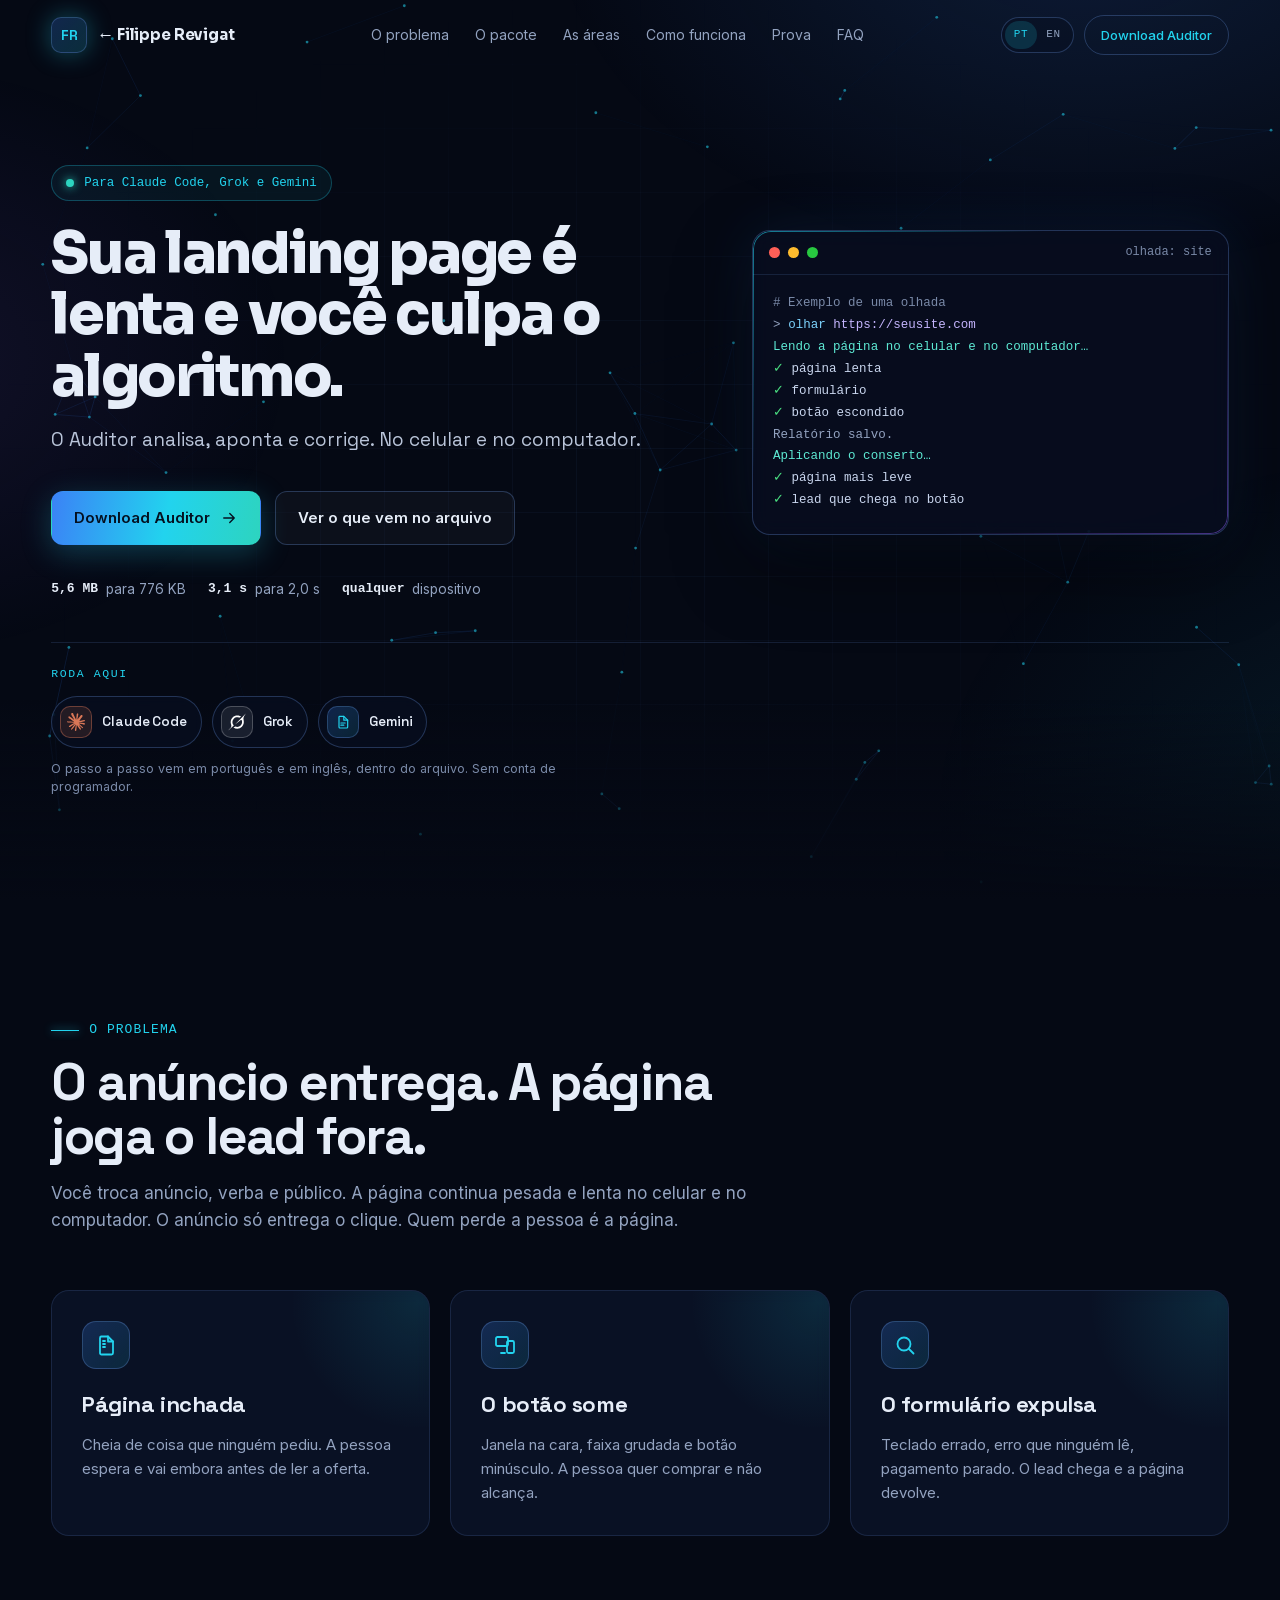
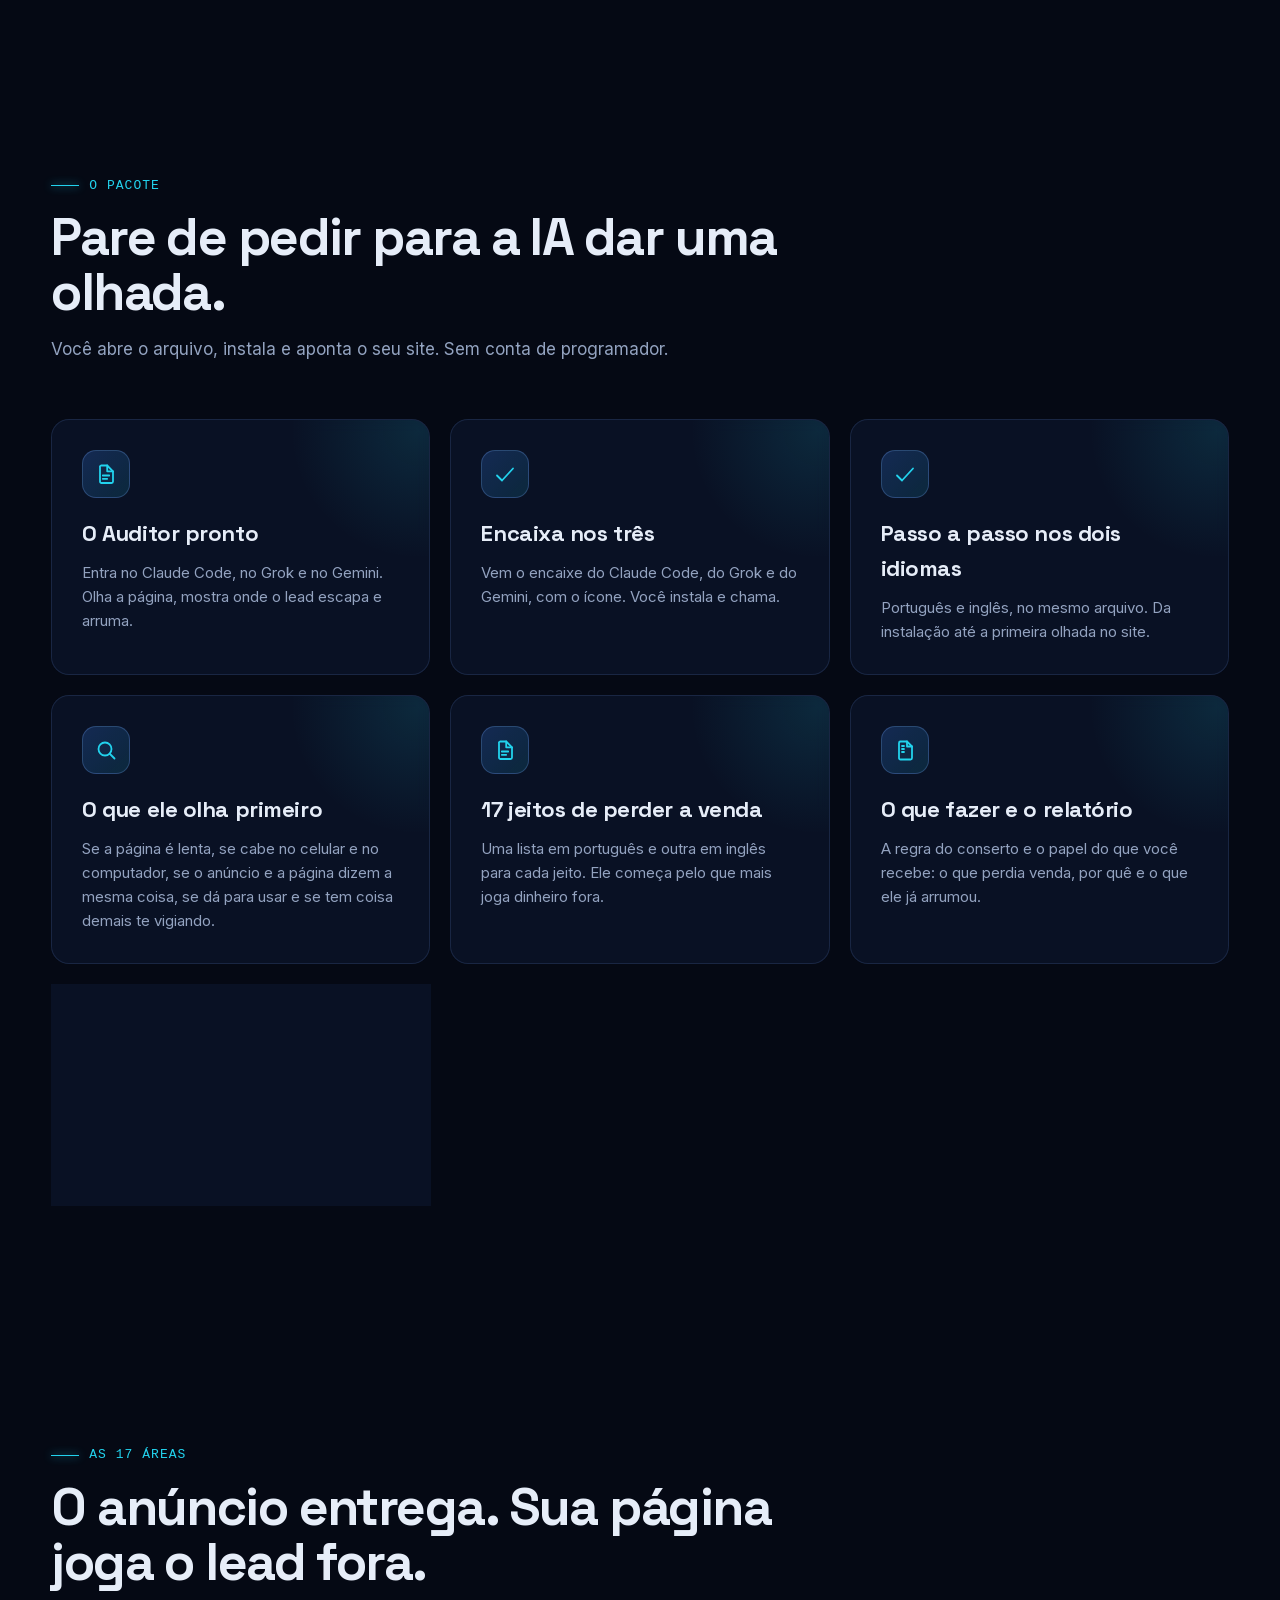
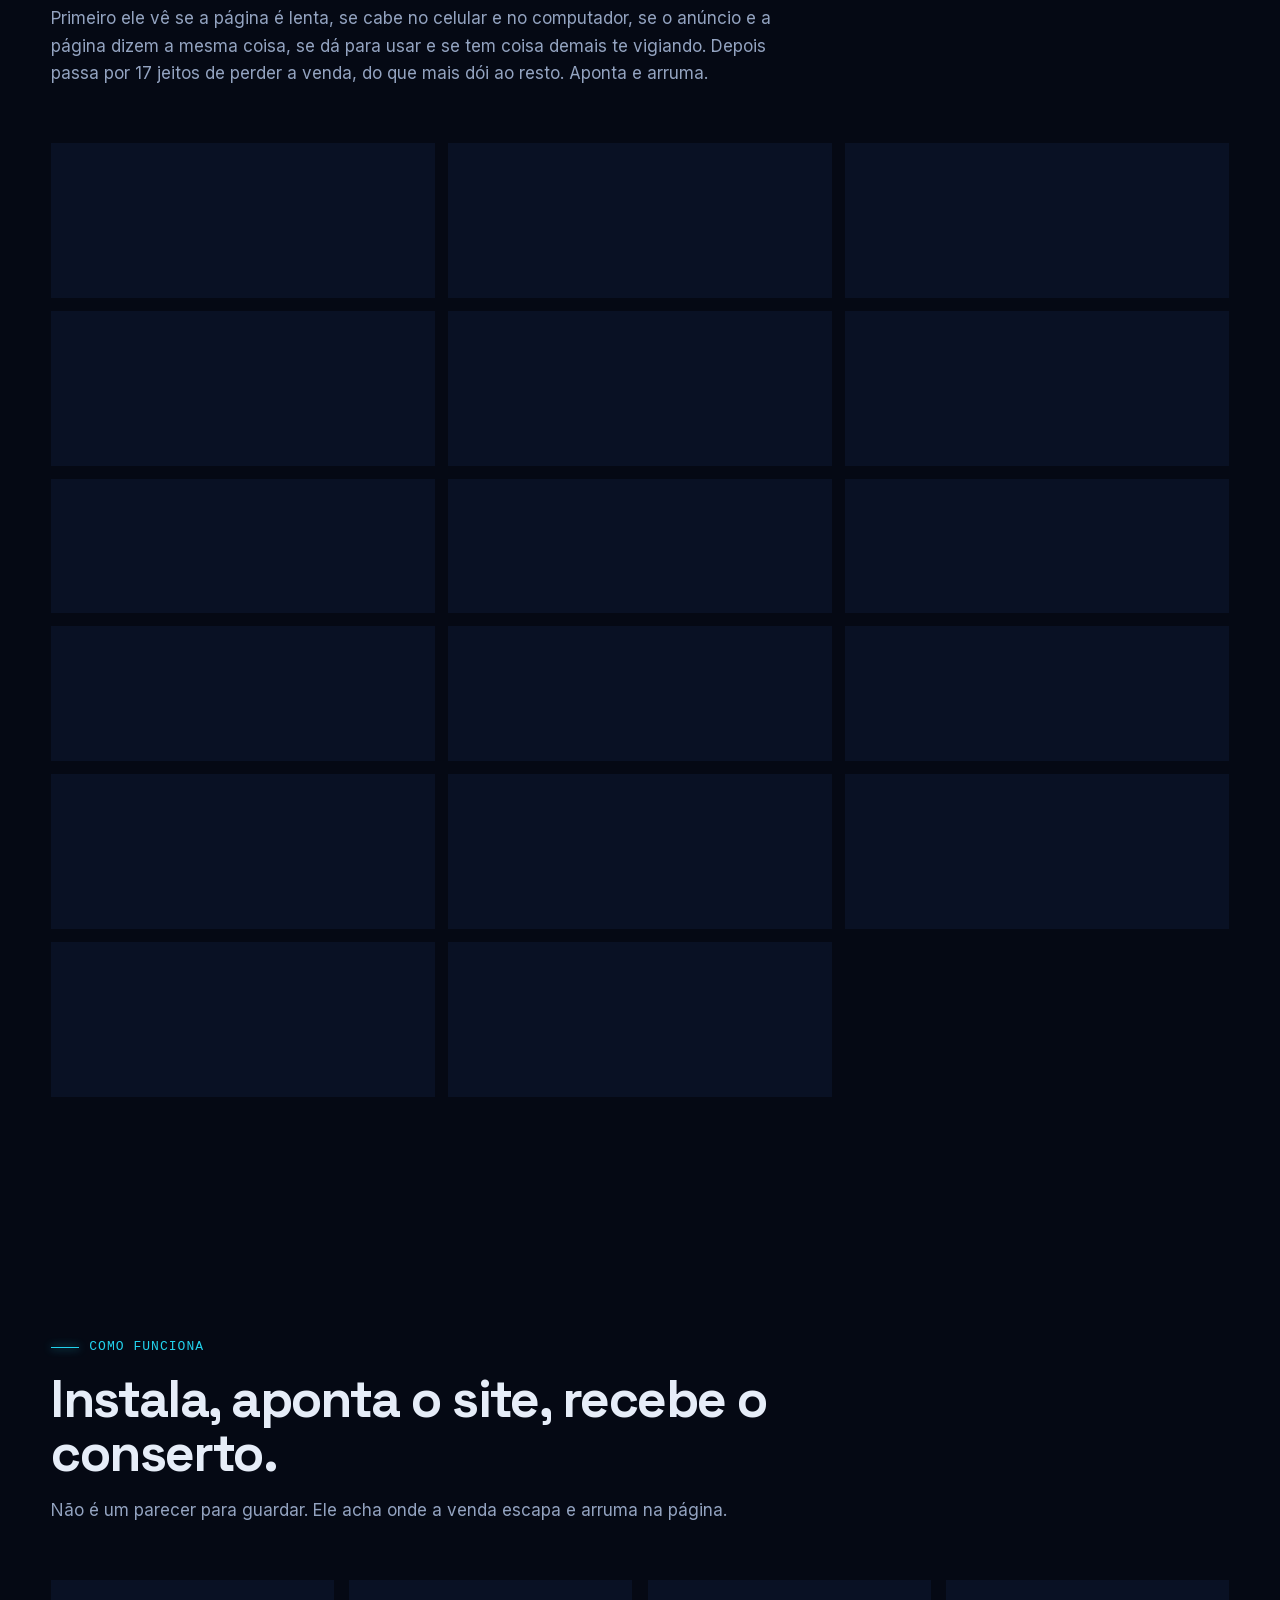
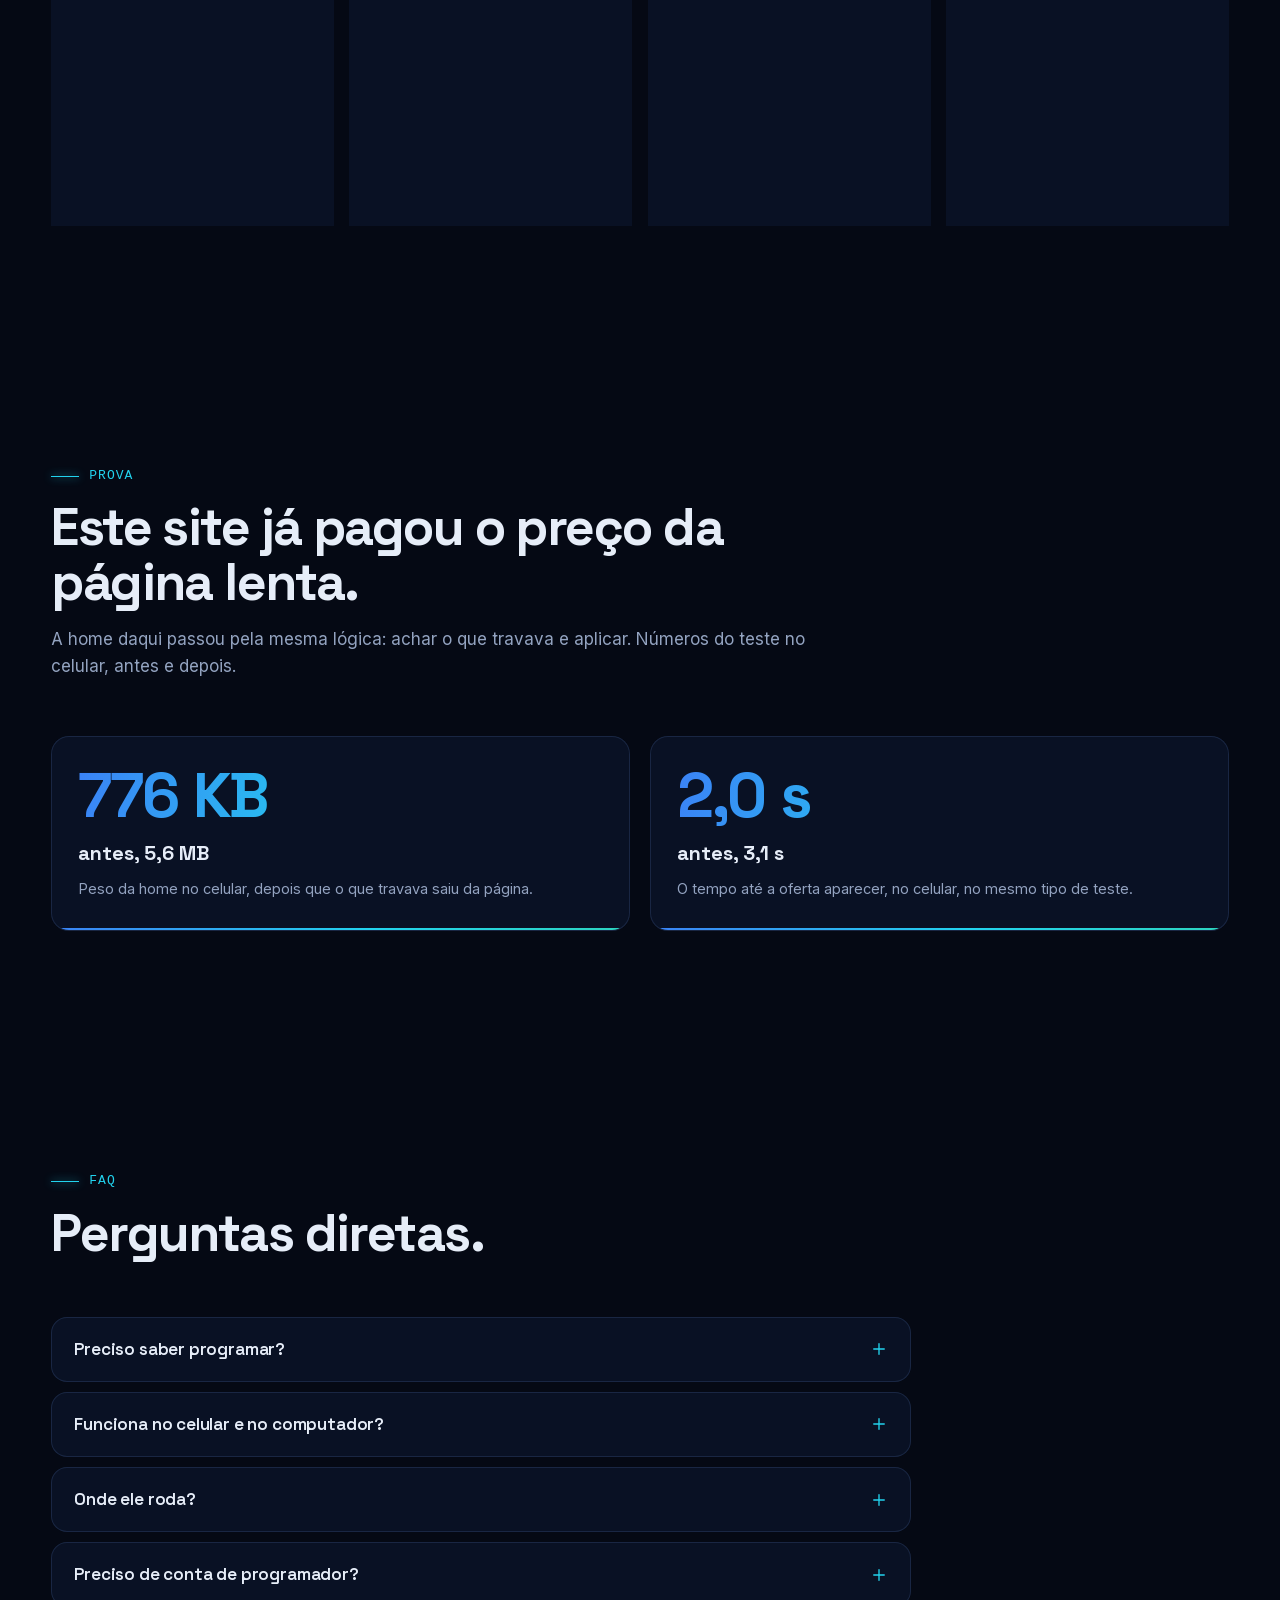
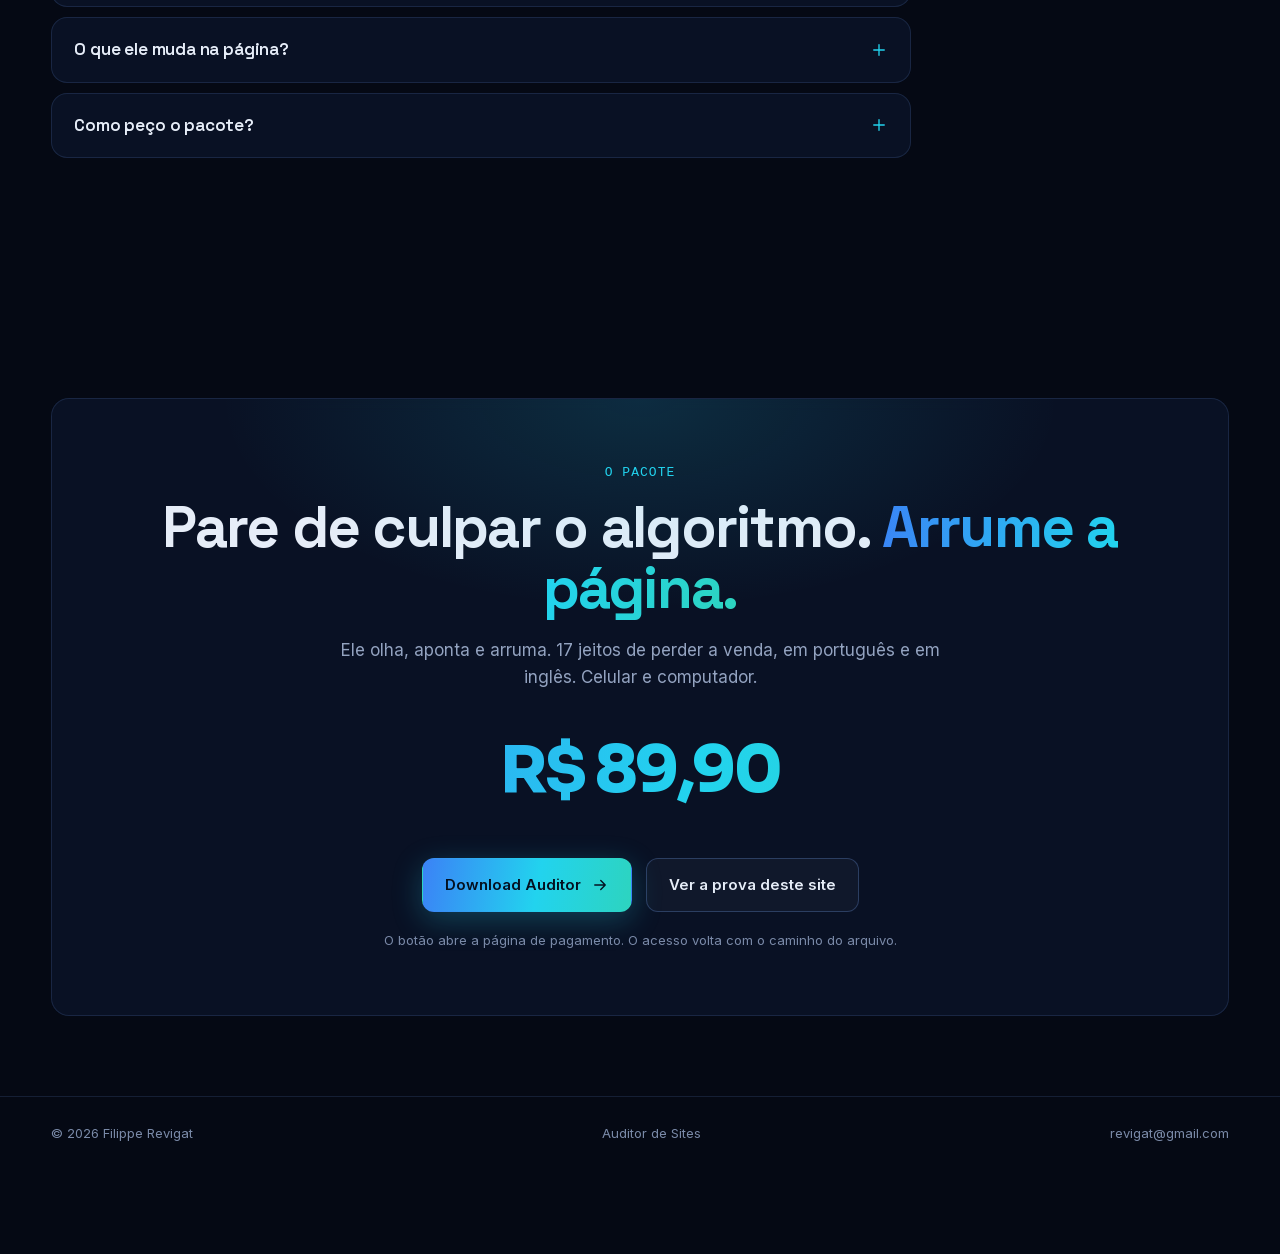
<file: auditor-de-sites/index.html>
<!DOCTYPE html>
<html lang="pt-BR">
<head>
<meta charset="UTF-8">
<meta name="viewport" content="width=device-width, initial-scale=1">
<meta name="google-site-verification" content="bx5R7uaUIGKvdGbP1B0FQhD59mgnzWSswNiIkD972OI">
<!-- Google tag (gtag.js) -->
<script async src="https://www.googletagmanager.com/gtag/js?id=G-9262P1QYFR"></script>
<script>
  window.dataLayer = window.dataLayer || [];
  function gtag(){dataLayer.push(arguments);}
  gtag('js', new Date());

  gtag('config', 'G-9262P1QYFR');
</script>
<title>Auditor de Sites | Filippe Revigat</title>
<meta name="description" content="O Auditor analisa, aponta e corrige. No celular e no computador.">
<meta name="theme-color" content="#050914">
<meta property="og:title" content="Auditor de Sites | Filippe Revigat">
<meta property="og:description" content="Sua landing page é lenta e você culpa o algoritmo. O Auditor mostra onde o lead escapa e arruma.">
<meta property="og:type" content="website">
<meta property="og:url" content="https://revigat.github.io/auditor-de-sites/">
<meta property="og:locale" content="pt_BR">
<meta property="og:locale:alternate" content="en_US">
<link rel="canonical" href="https://revigat.github.io/auditor-de-sites/">
<link rel="alternate" hreflang="pt-BR" href="https://revigat.github.io/auditor-de-sites/">
<link rel="alternate" hreflang="en" href="https://revigat.github.io/auditor-de-sites/en/">
<link rel="alternate" hreflang="x-default" href="https://revigat.github.io/auditor-de-sites/">
<link rel="preload" href="../assets/fonts/sora.woff2" as="font" type="font/woff2" crossorigin>
<link rel="stylesheet" href="../departamento-marketing/assets/styles.css">
<link rel="stylesheet" href="assets/extra.css">
<link rel="icon" href="data:image/svg+xml,%3Csvg xmlns='http://www.w3.org/2000/svg' viewBox='0 0 64 64'%3E%3Crect width='64' height='64' rx='14' fill='%23050914'/%3E%3Ctext x='50%25' y='58%25' text-anchor='middle' font-family='Arial' font-weight='700' font-size='28' fill='%2322d3ee'%3EFR%3C/text%3E%3C/svg%3E">
<!-- Reddit Pixel -->
<script>
!function(w,d){if(!w.rdt){var p=w.rdt=function(){p.sendEvent?p.sendEvent.apply(p,arguments):p.callQueue.push(arguments)};p.callQueue=[];var t=d.createElement("script");t.src="https://www.redditstatic.com/ads/pixel.js";t.async=!0;var s=d.getElementsByTagName("script")[0];s.parentNode.insertBefore(t,s)}}(window,document);
rdt('init','a2_k0fe9et4p99n');
rdt('track', 'PageVisit');
</script>
<!-- DO NOT MODIFY UNLESS TO REPLACE A USER IDENTIFIER -->
<!-- End Reddit Pixel -->
<script type="application/ld+json">
{
  "@context": "https://schema.org",
  "@graph": [
    {
      "@type": "Person",
      "@id": "https://revigat.github.io/#person",
      "name": "Filippe Revigat",
      "url": "https://revigat.github.io/",
      "image": "https://revigat.github.io/assets/filippe.webp",
      "jobTitle": "Especialista em Estratégia Digital, Marketing Digital e Inteligência Artificial",
      "email": "revigat@gmail.com",
      "description": "Especialista em Marketing Digital, Growth & Performance | IA aplicada a Negócios. Curitiba/PR.",
      "homeLocation": {
        "@type": "Place",
        "name": "Curitiba/PR"
      },
      "sameAs": [
        "https://www.linkedin.com/in/filippe-revigat"
      ],
      "knowsAbout": [
        "Estratégia Digital",
        "Marketing Digital",
        "Inteligência Artificial",
        "Agentes de IA",
        "Mídia paga",
        "Automação de marketing",
        "Growth",
        "Performance",
        "Dados e KPIs",
        "CRO",
        "Funis de conversão",
        "SEO",
        "Governança de IA",
        "IA aplicada a negócios",
        "IA e automação",
        "Data-driven",
        "Arquétipos de marca",
        "Teoria do aprendizado"
      ]
    },
    {
      "@type": "WebSite",
      "@id": "https://revigat.github.io/#website",
      "name": "Filippe Revigat",
      "url": "https://revigat.github.io/",
      "inLanguage": [
        "pt-BR",
        "en"
      ],
      "publisher": {
        "@id": "https://revigat.github.io/#person"
      }
    },
    {
      "@type": "WebPage",
      "@id": "https://revigat.github.io/auditor-de-sites/#webpage",
      "url": "https://revigat.github.io/auditor-de-sites/",
      "name": "Auditor de Sites | Filippe Revigat",
      "description": "O Auditor analisa, aponta e corrige. No celular e no computador.",
      "inLanguage": "pt-BR",
      "isPartOf": {
        "@id": "https://revigat.github.io/#website"
      },
      "about": {
        "@id": "https://revigat.github.io/auditor-de-sites/#software"
      },
      "publisher": {
        "@id": "https://revigat.github.io/#person"
      },
      "copyrightHolder": {
        "@id": "https://revigat.github.io/#person"
      },
      "mainEntity": {
        "@id": "https://revigat.github.io/auditor-de-sites/#software"
      },
      "breadcrumb": {
        "@id": "https://revigat.github.io/auditor-de-sites/#breadcrumb"
      },
      "workTranslation": {
        "@id": "https://revigat.github.io/auditor-de-sites/en/#webpage"
      }
    },
    {
      "@type": "SoftwareApplication",
      "@id": "https://revigat.github.io/auditor-de-sites/#software",
      "name": "Auditor de Sites",
      "description": "O Auditor analisa, aponta e corrige. No celular e no computador.",
      "url": "https://revigat.github.io/auditor-de-sites/",
      "inLanguage": "pt-BR",
      "license": {
        "@type": "CreativeWork",
        "name": "Licença de uso individual. Proibido compartilhar ou revender. © Filippe Revigat."
      },
      "author": {
        "@id": "https://revigat.github.io/#person"
      },
      "provider": {
        "@id": "https://revigat.github.io/#person"
      },
      "workTranslation": {
        "@id": "https://revigat.github.io/auditor-de-sites/en/#software"
      },
      "offers": {
        "@type": "Offer",
        "@id": "https://revigat.github.io/auditor-de-sites/#offer",
        "url": "https://pay.kiwify.com.br/9SfItxJ",
        "price": "89.90",
        "priceCurrency": "BRL",
        "seller": {
          "@id": "https://revigat.github.io/#person"
        }
      }
    },
    {
      "@type": "BreadcrumbList",
      "@id": "https://revigat.github.io/auditor-de-sites/#breadcrumb",
      "itemListElement": [
        {
          "@type": "ListItem",
          "position": 1,
          "name": "Início",
          "item": "https://revigat.github.io/"
        },
        {
          "@type": "ListItem",
          "position": 2,
          "name": "Auditor de Sites",
          "item": "https://revigat.github.io/auditor-de-sites/"
        }
      ]
    },
    {
      "@type": "FAQPage",
      "@id": "https://revigat.github.io/auditor-de-sites/#faq",
      "url": "https://revigat.github.io/auditor-de-sites/#faq",
      "inLanguage": "pt-BR",
      "isPartOf": {
        "@id": "https://revigat.github.io/auditor-de-sites/#webpage"
      },
      "mainEntity": [
        {
          "@type": "Question",
          "name": "Preciso saber programar?",
          "acceptedAnswer": {
            "@type": "Answer",
            "text": "Não. O passo a passo, em português e em inglês, leva até o Auditor pronto no Claude Code, no Grok ou no Gemini."
          }
        },
        {
          "@type": "Question",
          "name": "Funciona no celular e no computador?",
          "acceptedAnswer": {
            "@type": "Answer",
            "text": "Sim. Celular e computador entram na mesma olhada. A página precisa vender nos dois."
          }
        },
        {
          "@type": "Question",
          "name": "Onde ele roda?",
          "acceptedAnswer": {
            "@type": "Answer",
            "text": "No Claude Code, no Grok e no Gemini. O passo a passo diz como instalar em cada um."
          }
        },
        {
          "@type": "Question",
          "name": "Preciso de conta de programador?",
          "acceptedAnswer": {
            "@type": "Answer",
            "text": "Não. Você recebe um arquivo e instala por ele."
          }
        },
        {
          "@type": "Question",
          "name": "O que ele muda na página?",
          "acceptedAnswer": {
            "@type": "Answer",
            "text": "O que deixa a página lenta, o que esconde o botão, o formulário que expulsa e os outros jeitos de perder a venda. Ele arruma. No susto e na porta aberta, só olha. Não invade."
          }
        },
        {
          "@type": "Question",
          "name": "Como peço o pacote?",
          "acceptedAnswer": {
            "@type": "Answer",
            "text": "O botão abre a página de pagamento. O acesso volta com o caminho do arquivo."
          }
        }
      ]
    }
  ]
}
</script>
</head>
<body data-cta="https://pay.kiwify.com.br/9SfItxJ">
<a class="skip" href="#conteudo">Pular para o conteúdo</a>
<div class="progress" id="progress"></div>
<svg width="0" height="0" style="position:absolute" aria-hidden="true">
  <symbol id="i-arrow" viewBox="0 0 24 24"><path fill="none" stroke="currentColor" stroke-width="1.8" stroke-linecap="round" stroke-linejoin="round" d="M5 12h14M13 6l6 6-6 6"/></symbol>
  <symbol id="i-search" viewBox="0 0 24 24"><g fill="none" stroke="currentColor" stroke-width="1.8" stroke-linecap="round"><circle cx="11" cy="11" r="6.5"/><path d="m16 16 4.5 4.5"/></g></symbol>
  <symbol id="i-plus" viewBox="0 0 24 24"><path fill="none" stroke="currentColor" stroke-width="1.8" stroke-linecap="round" d="M12 5v14M5 12h14"/></symbol>
  <symbol id="i-skillfile" viewBox="0 0 24 24"><g fill="none" stroke="currentColor" stroke-width="1.8" stroke-linecap="round" stroke-linejoin="round"><path d="M7 3.5h6.2L19 9.3V19.5A1.5 1.5 0 0 1 17.5 21h-10A1.5 1.5 0 0 1 6 19.5v-14A1.5 1.5 0 0 1 7 3.5z"/><path d="M13.2 3.5V9.3H19"/><path d="M8.8 13.5h6.4M8.8 16.8h4.4"/></g></symbol>
  <symbol id="i-check" viewBox="0 0 24 24"><g fill="none" stroke="currentColor" stroke-width="1.8" stroke-linecap="round" stroke-linejoin="round"><path d="M4 13.5 9 18.5 20 6.5"/></g></symbol>
  <symbol id="i-device" viewBox="0 0 24 24"><g fill="none" stroke="currentColor" stroke-width="1.8" stroke-linecap="round" stroke-linejoin="round"><rect x="3" y="4" width="12" height="9" rx="1.5"/><rect x="14" y="8" width="7" height="12" rx="1.5"/><path d="M8 20h4"/></g></symbol>
  <symbol id="i-zip" viewBox="0 0 24 24"><g fill="none" stroke="currentColor" stroke-width="1.8" stroke-linecap="round" stroke-linejoin="round"><path d="M7 3.5h7l5 5V20a1.5 1.5 0 0 1-1.5 1.5h-10A1.5 1.5 0 0 1 6 20V5A1.5 1.5 0 0 1 7.5 3.5H7z"/><path d="M14 3.5V8.5h5M9 8h2M9 11h2M9 14h2"/></g></symbol>
</svg>

<header class="nav" id="nav">
  <div class="wrap">
    <a href="/" class="logo" aria-label="Voltar ao portfólio de Filippe Revigat"><span class="logo-mark">FR</span><span>← Filippe Revigat</span></a>
    <nav class="nav-links" id="navLinks">
      <a href="#conteudo">O problema</a>
      <a href="#pacote">O pacote</a>
      <a href="#areas">As áreas</a>
      <a href="#como">Como funciona</a>
      <a href="#prova">Prova</a>
      <a href="#faq">FAQ</a>
    </nav>
    <div class="nav-tools">
      <nav class="lang-switch" aria-label="Idioma">
        <a href="/auditor-de-sites/" hreflang="pt-BR" lang="pt-BR" aria-current="page" aria-label="Português">PT</a>
        <a href="/auditor-de-sites/en/" hreflang="en" lang="en" aria-label="English">EN</a>
      </nav>
      <a class="nav-cta" data-cta href="https://pay.kiwify.com.br/9SfItxJ">Download Auditor</a>
      <button class="burger" id="burger" aria-label="Abrir menu" aria-expanded="false" type="button" data-open="Abrir menu" data-close="Fechar menu"><span></span><span></span><span></span></button>
    </div>
  </div>
</header>

<section class="hero" id="top">
  <canvas id="net" aria-hidden="true"></canvas>
  <div class="wrap hero-grid">
    <div>
      <span class="eyebrow"><span class="dot" aria-hidden="true"></span> Para Claude Code, Grok e Gemini</span>
      <h1>Sua landing page é lenta e você culpa o algoritmo.</h1>
      <p class="title">O Auditor analisa, aponta e corrige. No celular e no computador.</p>
      <div class="ctas">
        <a class="btn btn-primary" data-cta href="https://pay.kiwify.com.br/9SfItxJ">Download Auditor <svg><use href="#i-arrow"/></svg></a>
        <a class="btn btn-ghost" href="#pacote">Ver o que vem no arquivo</a>
      </div>
      <div class="hero-meta">
        <span><b>5,6 MB</b> para 776 KB</span>
        <span><b>3,1 s</b> para 2,0 s</span>
        <span><b>qualquer</b> dispositivo</span>
      </div>
    </div>
    <div class="term reveal" aria-label="Exemplo de uma olhada">
      <div class="term-head"><i></i><i></i><i></i><b>olhada: site</b></div>
      <pre><span class="c"># Exemplo de uma olhada</span>
<span class="p">&gt;</span> <span class="k">olhar</span> <span class="n">https://seusite.com</span>
<span class="s">Lendo a página no celular e no computador…</span>
<span class="ok">✓</span> página lenta
<span class="ok">✓</span> formulário
<span class="ok">✓</span> botão escondido
<span class="p">Relatório salvo.</span>
<span class="s">Aplicando o conserto…</span>
<span class="ok">✓</span> página mais leve
<span class="ok">✓</span> lead que chega no botão</pre>
    </div>
  </div>
  <div class="compat wrap">
    <p class="compat-kicker">Roda aqui</p>
    <ul class="compat-list">
      <li>
        <span class="compat-ico brand-claude" aria-hidden="true"><img src="../departamento-marketing/assets/logo-claude.svg" alt="" width="18" height="18"></span>
        <span class="compat-txt"><b>Claude Code</b></span>
      </li>
      <li>
        <span class="compat-ico brand-grok" aria-hidden="true"><img src="../departamento-marketing/assets/logo-grok.svg" alt="" width="18" height="18"></span>
        <span class="compat-txt"><b>Grok</b></span>
      </li>
      <li>
        <span class="compat-ico" aria-hidden="true"><svg><use href="#i-skillfile"/></svg></span>
        <span class="compat-txt"><b>Gemini</b></span>
      </li>
    </ul>
    <p class="compat-note">O passo a passo vem em português e em inglês, dentro do arquivo. Sem conta de programador.</p>
  </div>
</section>

<section id="conteudo">
  <div class="wrap">
    <div class="sec-head reveal">
      <div class="sec-tag">O PROBLEMA</div>
      <h2>O anúncio entrega. A página joga o lead fora.</h2>
      <p>Você troca anúncio, verba e público. A página continua pesada e lenta no celular e no computador. O anúncio só entrega o clique. Quem perde a pessoa é a página.</p>
    </div>
    <div class="pain-grid">
      <article class="card pain reveal">
        <div class="pain-ico" aria-hidden="true"><svg><use href="#i-zip"/></svg></div>
        <h3>Página inchada</h3>
        <p>Cheia de coisa que ninguém pediu. A pessoa espera e vai embora antes de ler a oferta.</p>
      </article>
      <article class="card pain reveal d1">
        <div class="pain-ico" aria-hidden="true"><svg><use href="#i-device"/></svg></div>
        <h3>O botão some</h3>
        <p>Janela na cara, faixa grudada e botão minúsculo. A pessoa quer comprar e não alcança.</p>
      </article>
      <article class="card pain reveal d2">
        <div class="pain-ico" aria-hidden="true"><svg><use href="#i-search"/></svg></div>
        <h3>O formulário expulsa</h3>
        <p>Teclado errado, erro que ninguém lê, pagamento parado. O lead chega e a página devolve.</p>
      </article>
    </div>
  </div>
</section>

<section id="pacote">
  <div class="wrap">
    <div class="sec-head reveal">
      <div class="sec-tag">O PACOTE</div>
      <h2>Pare de pedir para a IA dar uma olhada.</h2>
      <p>Você abre o arquivo, instala e aponta o seu site. Sem conta de programador.</p>
    </div>
    <div class="pack">
      <article class="card pain reveal">
        <div class="pain-ico" aria-hidden="true"><svg><use href="#i-skillfile"/></svg></div>
        <h3>O Auditor pronto</h3>
        <p>Entra no Claude Code, no Grok e no Gemini. Olha a página, mostra onde o lead escapa e arruma.</p>
      </article>
      <article class="card pain reveal d1">
        <div class="pain-ico" aria-hidden="true"><svg><use href="#i-check"/></svg></div>
        <h3>Encaixa nos três</h3>
        <p>Vem o encaixe do Claude Code, do Grok e do Gemini, com o ícone. Você instala e chama.</p>
      </article>
      <article class="card pain reveal d2">
        <div class="pain-ico" aria-hidden="true"><svg><use href="#i-check"/></svg></div>
        <h3>Passo a passo nos dois idiomas</h3>
        <p>Português e inglês, no mesmo arquivo. Da instalação até a primeira olhada no site.</p>
      </article>
      <article class="card pain reveal">
        <div class="pain-ico" aria-hidden="true"><svg><use href="#i-search"/></svg></div>
        <h3>O que ele olha primeiro</h3>
        <p>Se a página é lenta, se cabe no celular e no computador, se o anúncio e a página dizem a mesma coisa, se dá para usar e se tem coisa demais te vigiando.</p>
      </article>
      <article class="card pain reveal d1">
        <div class="pain-ico" aria-hidden="true"><svg><use href="#i-skillfile"/></svg></div>
        <h3>17 jeitos de perder a venda</h3>
        <p>Uma lista em português e outra em inglês para cada jeito. Ele começa pelo que mais joga dinheiro fora.</p>
      </article>
      <article class="card pain reveal d2">
        <div class="pain-ico" aria-hidden="true"><svg><use href="#i-zip"/></svg></div>
        <h3>O que fazer e o relatório</h3>
        <p>A regra do conserto e o papel do que você recebe: o que perdia venda, por quê e o que ele já arrumou.</p>
      </article>
      <article class="card pain reveal">
        <div class="pain-ico" aria-hidden="true"><svg><use href="#i-check"/></svg></div>
        <h3>Licença</h3>
        <p>Licença de uso individual. Proibido compartilhar ou revender. © Filippe Revigat.</p>
      </article>
    </div>
  </div>
</section>

<section id="areas">
  <div class="wrap">
    <div class="sec-head reveal">
      <div class="sec-tag">AS 17 ÁREAS</div>
      <h2>O anúncio entrega. Sua página joga o lead fora.</h2>
      <p>Primeiro ele vê se a página é lenta, se cabe no celular e no computador, se o anúncio e a página dizem a mesma coisa, se dá para usar e se tem coisa demais te vigiando. Depois passa por 17 jeitos de perder a venda, do que mais dói ao resto. Aponta e arruma.</p>
    </div>
    <div class="areas">
      <article class="card area reveal"><div class="n">01</div><b>Pagou o clique e viu tela vazia.</b><span>O que deixa a página pesada e lenta sai do caminho. Quem espera não compra.</span></article>
      <article class="card area reveal d1"><div class="n">02</div><b>Você escondeu o botão de comprar.</b><span>Janela na cara, faixa grudada e botão minúsculo. O Auditor tira o que cobre a venda.</span></article>
      <article class="card area reveal d2"><div class="n">03</div><b>O formulário pede o lead e expulsa.</b><span>Teclado errado, campo que o celular não preenche sozinho, erro mudo e pagamento parado. O sim volta a ser possível.</span></article>
      <article class="card area reveal"><div class="n">04</div><b>Tem gente que não consegue comprar.</b><span>Se não dá para ler, tocar ou preencher, essa venda não existe. O Auditor abre o caminho.</span></article>
      <article class="card area reveal d1"><div class="n">05</div><b>Pedido demais e o lead fecha.</b><span>Aviso cobrindo a oferta, ferramenta de fora e pergunta que não precisa. Ele corta o susto. Só olha. Não invade.</span></article>
      <article class="card area reveal d2"><div class="n">06</div><b>A página parece golpe.</b><span>Sem o cadeado, ou um site falso pode cobrir o botão. O Auditor aponta e fecha a porta. Sem ataque.</span></article>
      <article class="card area reveal"><div class="n">07</div><b>Você pagou peso para a página ficar de pé.</b><span>O celular já sabe organizar a tela. O Auditor joga fora o pacote que só atrasa a oferta.</span></article>
      <article class="card area reveal d1"><div class="n">08</div><b>Um extra só para abrir o menu.</b><span>Menu, aviso e janela que o celular já faz. Menos peso. A oferta fica na frente.</span></article>
      <article class="card area reveal d2"><div class="n">09</div><b>A oferta está aí e ninguém lê.</b><span>Letra miúda, cor fraca, tema escuro que pisca branco. O Auditor deixa a frase da venda legível.</span></article>
      <article class="card area reveal"><div class="n">10</div><b>O detalhe pequeno erra o dedo.</b><span>Nome cortado, botão que não pega, peça que não responde. É aí que a compra morre.</span></article>
      <article class="card area reveal d1"><div class="n">11</div><b>Clicou e nada aconteceu.</b><span>A página perde o clique ou faz outra coisa. O Auditor devolve o gesto para a venda.</span></article>
      <article class="card area reveal d2"><div class="n">12</div><b>Menu, perguntas e fotos atrapalham.</b><span>No celular e no computador, o que trava ou cobre sai da frente do botão.</span></article>
      <article class="card area reveal"><div class="n">13</div><b>O relógio da oferta veio com uma mala.</b><span>Contagem e prazo puxam peso inútil. O prazo fica. A mala sai.</span></article>
      <article class="card area reveal d1"><div class="n">14</div><b>O convite de instalar comeu a oferta.</b><span>Site que vira app no celular não pode aparecer antes da venda. O convite espera.</span></article>
      <article class="card area reveal d2"><div class="n">15</div><b>A página esperta atrasou o botão.</b><span>Ferramenta que pensa sozinha não pode travar a oferta. Ela só entra depois que a pessoa já viu o que compra.</span></article>
      <article class="card area reveal"><div class="n">16</div><b>Um programa pesado sentou no clique.</b><span>Cálculo, prévia ou editor que trava o celular sai da frente da oferta e do botão.</span></article>
      <article class="card area reveal d1"><div class="n">17</div><b>O robô compra. A pessoa, não.</b><span>Se só um assistente conclui, o lead humano vai embora. A pessoa tem que conseguir comprar sozinha.</span></article>
    </div>
  </div>
</section>

<section id="como">
  <div class="wrap">
    <div class="sec-head reveal">
      <div class="sec-tag">COMO FUNCIONA</div>
      <h2>Instala, aponta o site, recebe o conserto.</h2>
      <p>Não é um parecer para guardar. Ele acha onde a venda escapa e arruma na página.</p>
    </div>
    <div class="steps">
      <article class="card step reveal">
        <div class="n">01</div>
        <h3>Instala o arquivo</h3>
        <p>O passo a passo, em português ou em inglês, coloca o Auditor no Claude Code, no Grok ou no Gemini.</p>
      </article>
      <article class="card step reveal d1">
        <div class="n">02</div>
        <h3>Aponta o site</h3>
        <p>Você passa a página. Celular e computador entram na mesma olhada.</p>
      </article>
      <article class="card step reveal d2">
        <div class="n">03</div>
        <h3>Vê onde o dinheiro escapa</h3>
        <p>Você vê os 17 jeitos de perder a venda, do que mais dói ao que só atrapalha.</p>
      </article>
      <article class="card step reveal d3">
        <div class="n">04</div>
        <h3>Ele arruma</h3>
        <p>O conserto entra no site. Você não fica com uma lista para fazer depois.</p>
      </article>
    </div>
  </div>
</section>

<section id="prova">
  <div class="wrap">
    <div class="sec-head reveal">
      <div class="sec-tag">PROVA</div>
      <h2>Este site já pagou o preço da página lenta.</h2>
      <p>A home daqui passou pela mesma lógica: achar o que travava e aplicar. Números do teste no celular, antes e depois.</p>
    </div>
    <div class="proof">
      <article class="card inside reveal">
        <div class="num">776 KB</div>
        <h3>antes, 5,6 MB</h3>
        <p>Peso da home no celular, depois que o que travava saiu da página.</p>
      </article>
      <article class="card inside reveal d1">
        <div class="num">2,0 s</div>
        <h3>antes, 3,1 s</h3>
        <p>O tempo até a oferta aparecer, no celular, no mesmo tipo de teste.</p>
      </article>
    </div>
  </div>
</section>

<section id="faq">
  <div class="wrap">
    <div class="sec-head reveal">
      <div class="sec-tag">FAQ</div>
      <h2>Perguntas diretas.</h2>
    </div>
    <div class="faq-list" id="faqList">
      <div class="faq">
        <button type="button" aria-expanded="false"><span>Preciso saber programar?</span><svg aria-hidden="true"><use href="#i-plus"/></svg></button>
        <div class="ans"><p>Não. O passo a passo, em português e em inglês, leva até o Auditor pronto no Claude Code, no Grok ou no Gemini.</p></div>
      </div>
      <div class="faq">
        <button type="button" aria-expanded="false"><span>Funciona no celular e no computador?</span><svg aria-hidden="true"><use href="#i-plus"/></svg></button>
        <div class="ans"><p>Sim. Celular e computador entram na mesma olhada. A página precisa vender nos dois.</p></div>
      </div>
      <div class="faq">
        <button type="button" aria-expanded="false"><span>Onde ele roda?</span><svg aria-hidden="true"><use href="#i-plus"/></svg></button>
        <div class="ans"><p>No Claude Code, no Grok e no Gemini. O passo a passo diz como instalar em cada um.</p></div>
      </div>
      <div class="faq">
        <button type="button" aria-expanded="false"><span>Preciso de conta de programador?</span><svg aria-hidden="true"><use href="#i-plus"/></svg></button>
        <div class="ans"><p>Não. Você recebe um arquivo e instala por ele.</p></div>
      </div>
      <div class="faq">
        <button type="button" aria-expanded="false"><span>O que ele muda na página?</span><svg aria-hidden="true"><use href="#i-plus"/></svg></button>
        <div class="ans"><p>O que deixa a página lenta, o que esconde o botão, o formulário que expulsa e os outros jeitos de perder a venda. Ele arruma. No susto e na porta aberta, só olha. Não invade.</p></div>
      </div>
      <div class="faq">
        <button type="button" aria-expanded="false"><span>Como peço o pacote?</span><svg aria-hidden="true"><use href="#i-plus"/></svg></button>
        <div class="ans"><p>O botão abre a página de pagamento. O acesso volta com o caminho do arquivo.</p></div>
      </div>
    </div>
  </div>
</section>

<section class="buy" id="pedir">
  <div class="wrap">
    <div class="card buy-box reveal">
      <div class="sec-tag center">O PACOTE</div>
      <h2>Pare de culpar o algoritmo. <span class="grad-text">Arrume a página.</span></h2>
      <p class="lead">Ele olha, aponta e arruma. 17 jeitos de perder a venda, em português e em inglês. Celular e computador.</p>
      <div class="price">R$ 89,90</div>
      <div class="ctas">
        <a class="btn btn-primary" data-cta href="https://pay.kiwify.com.br/9SfItxJ">Download Auditor <svg><use href="#i-arrow"/></svg></a>
        <a class="btn btn-ghost" href="#prova">Ver a prova deste site</a>
      </div>
      <p class="buy-fine">O botão abre a página de pagamento. O acesso volta com o caminho do arquivo.</p>
    </div>
  </div>
</section>

<footer>
  <div class="wrap">
    <span>© <span id="y"></span> Filippe Revigat</span>
    <span>Auditor de Sites</span>
    <a href="mailto:revigat@gmail.com">revigat@gmail.com</a>
  </div>
</footer>

<div class="sticky" id="stickyCta" hidden>
  <div class="wrap">
    <div class="info">
      <strong>Auditor de Sites</strong>
      <span>R$ 89,90</span>
    </div>
    <a class="btn btn-primary" data-cta href="https://pay.kiwify.com.br/9SfItxJ">Download Auditor</a>
  </div>
</div>

<script src="assets/app.js"></script>
</body>
</html>
</file>
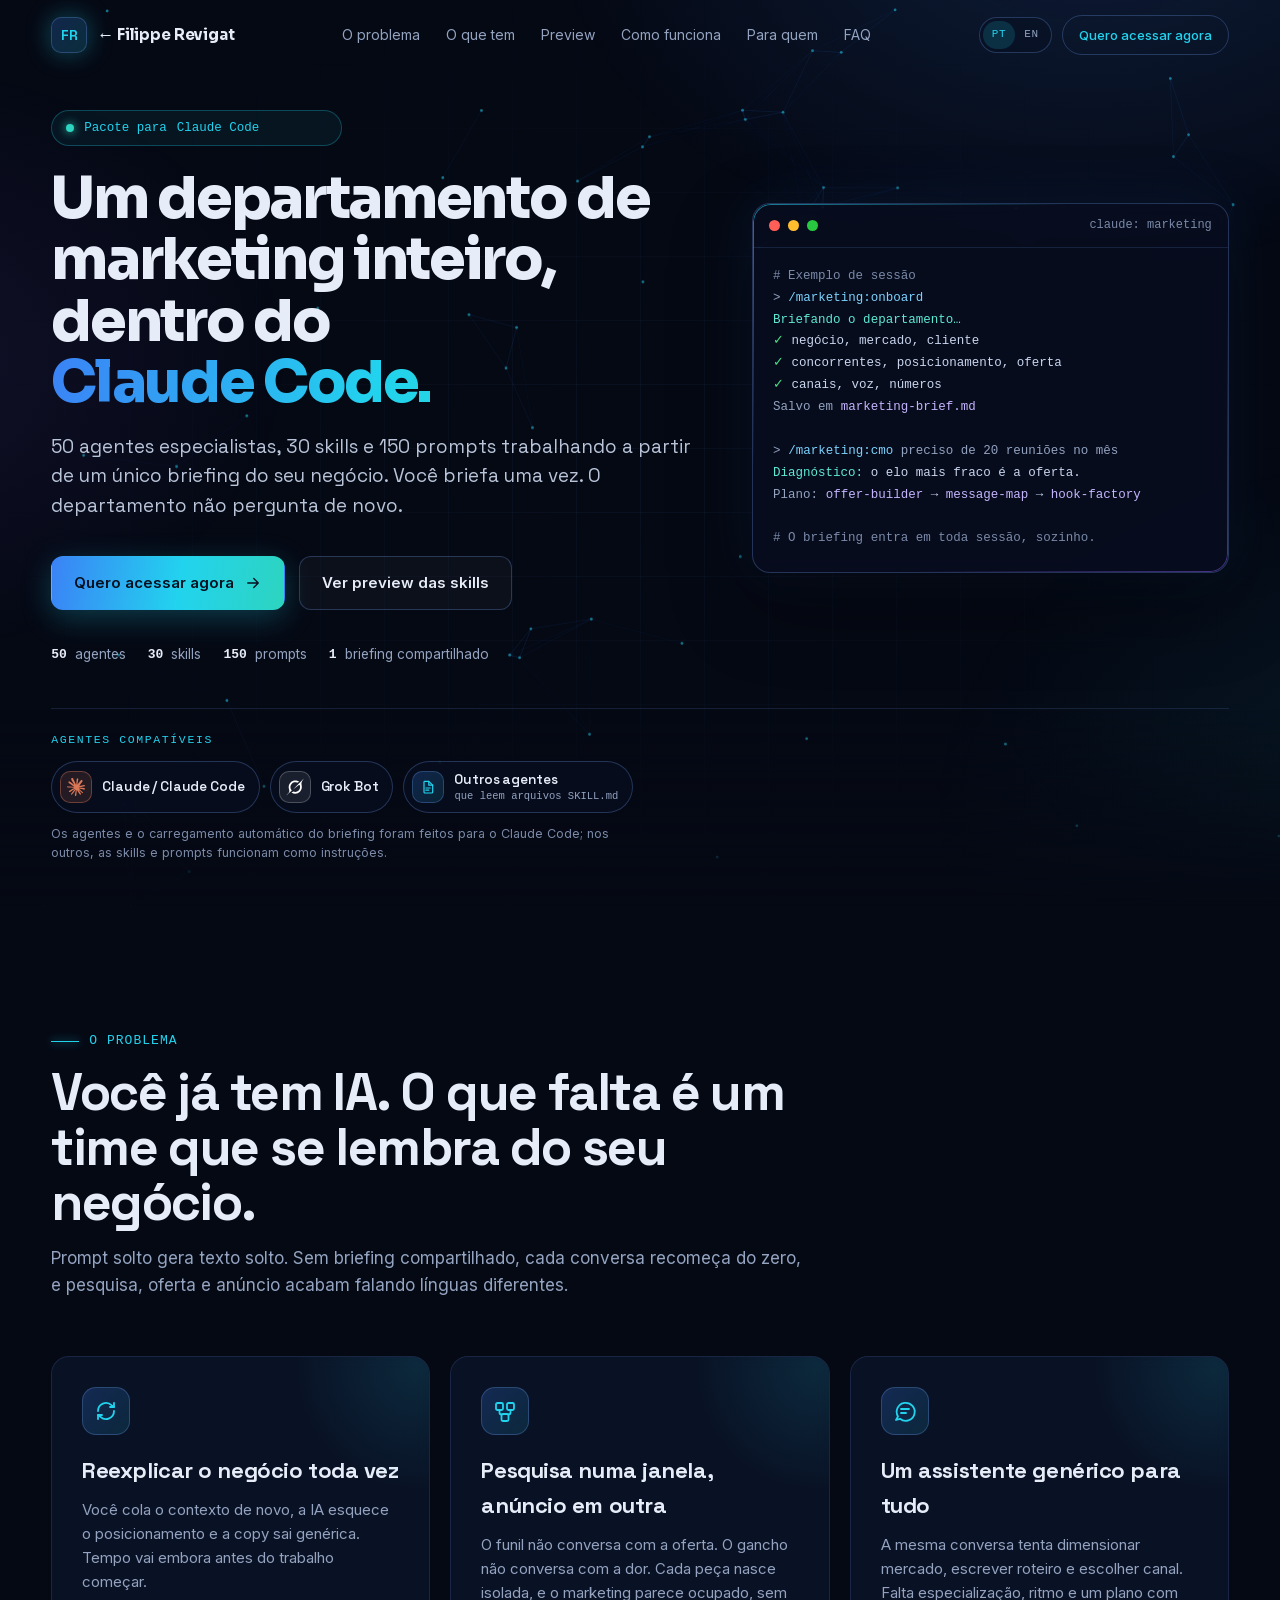
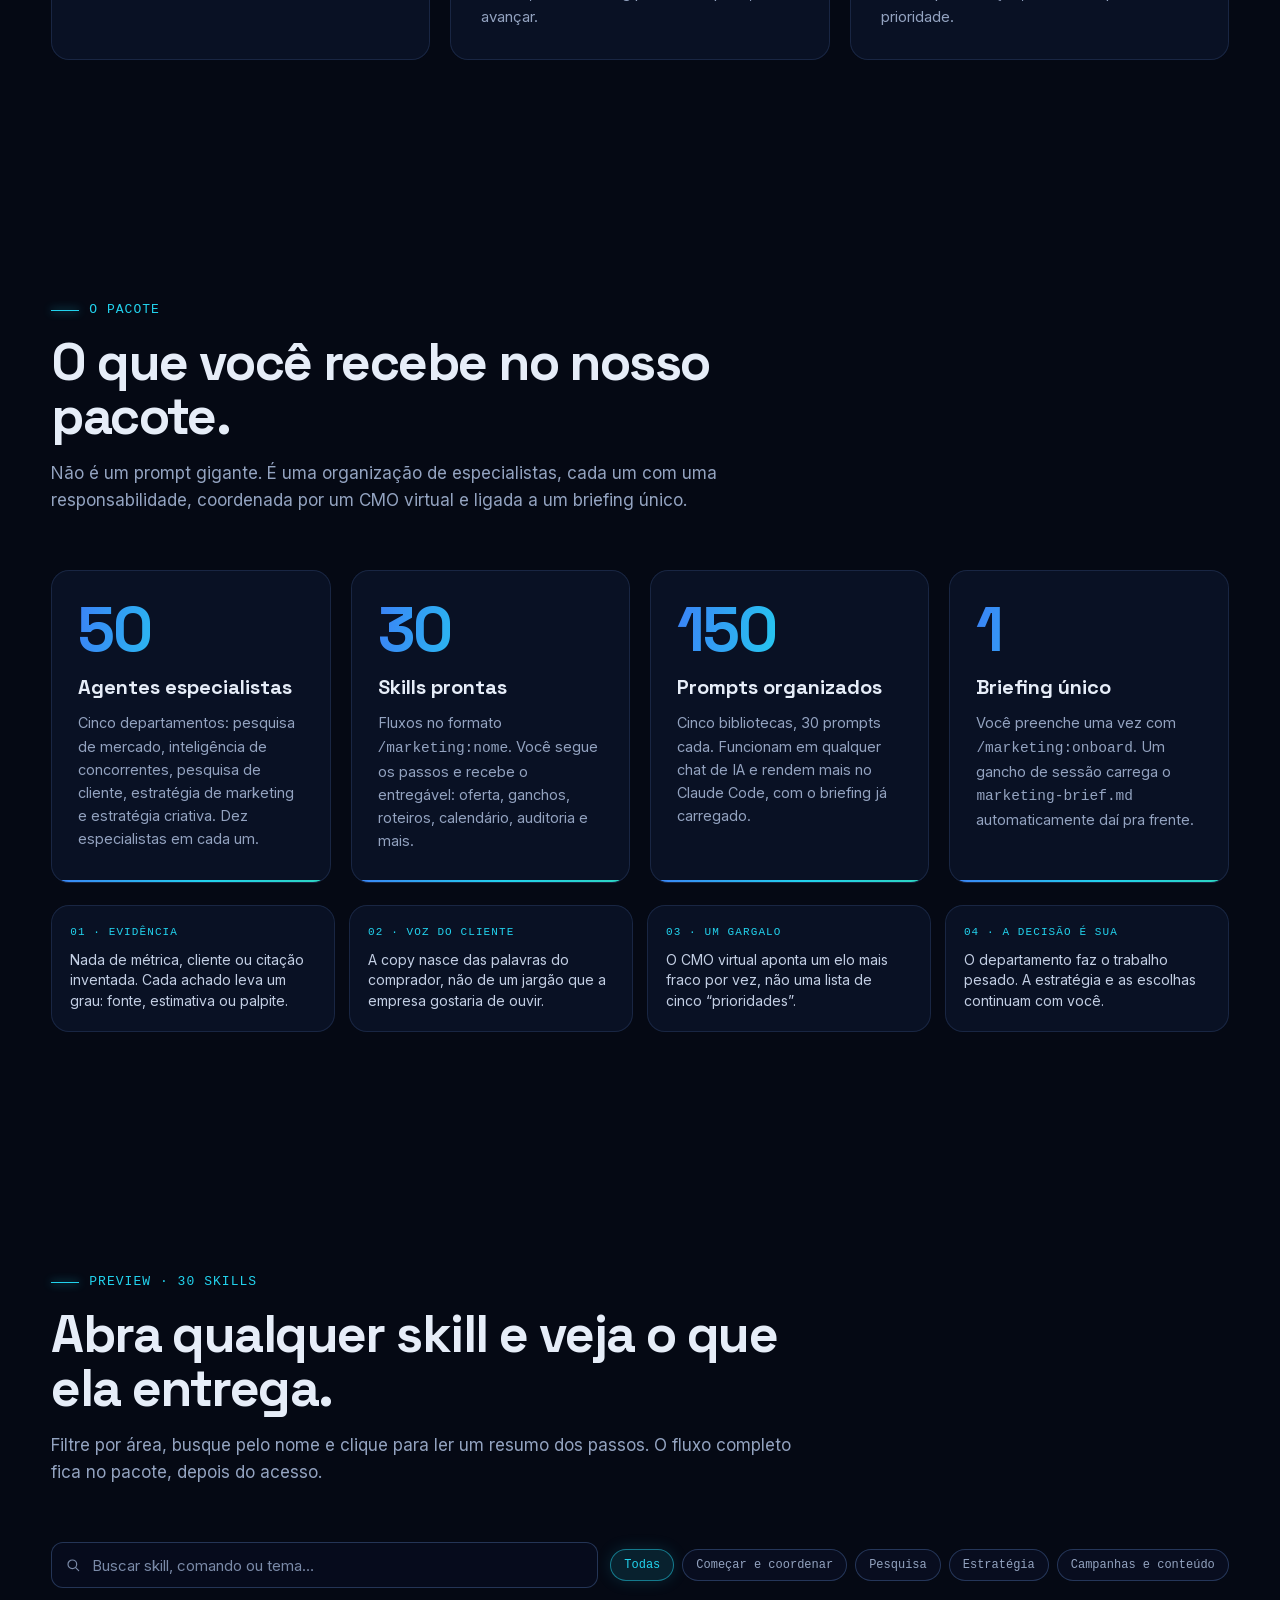
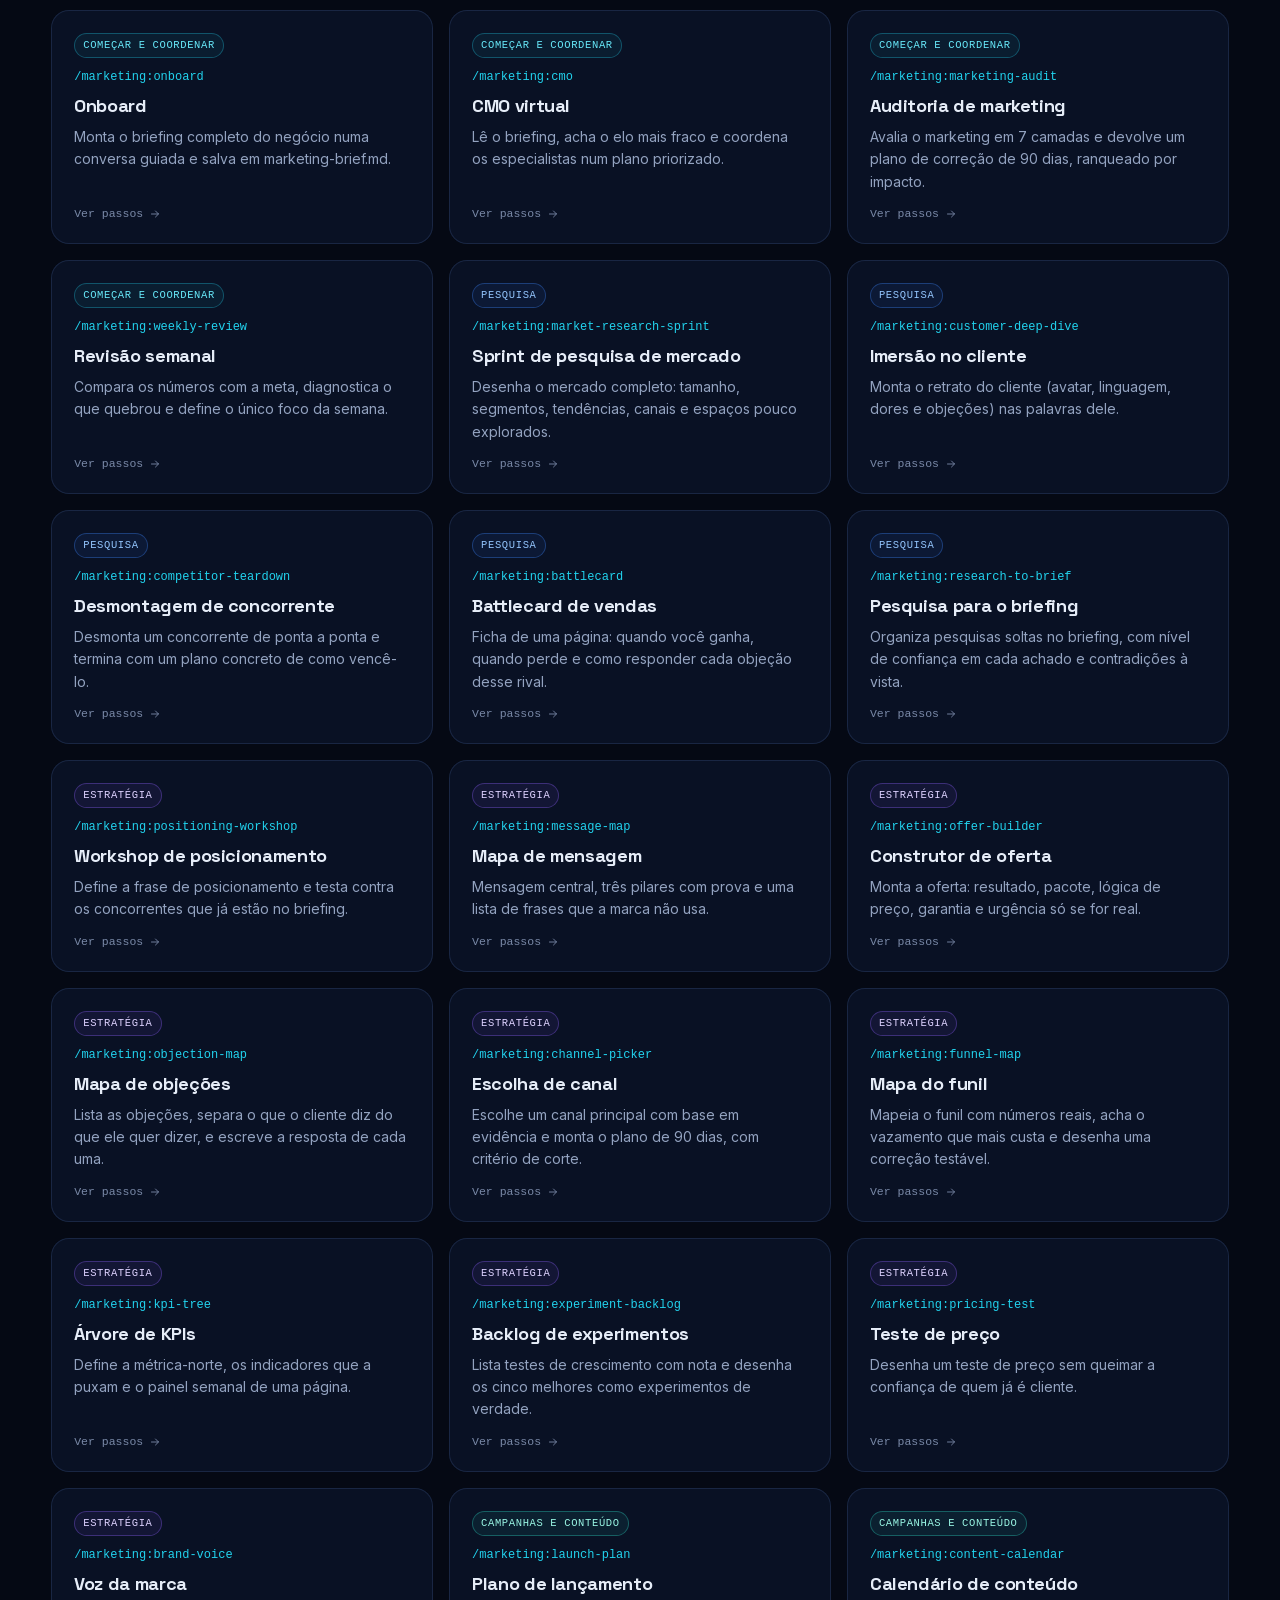
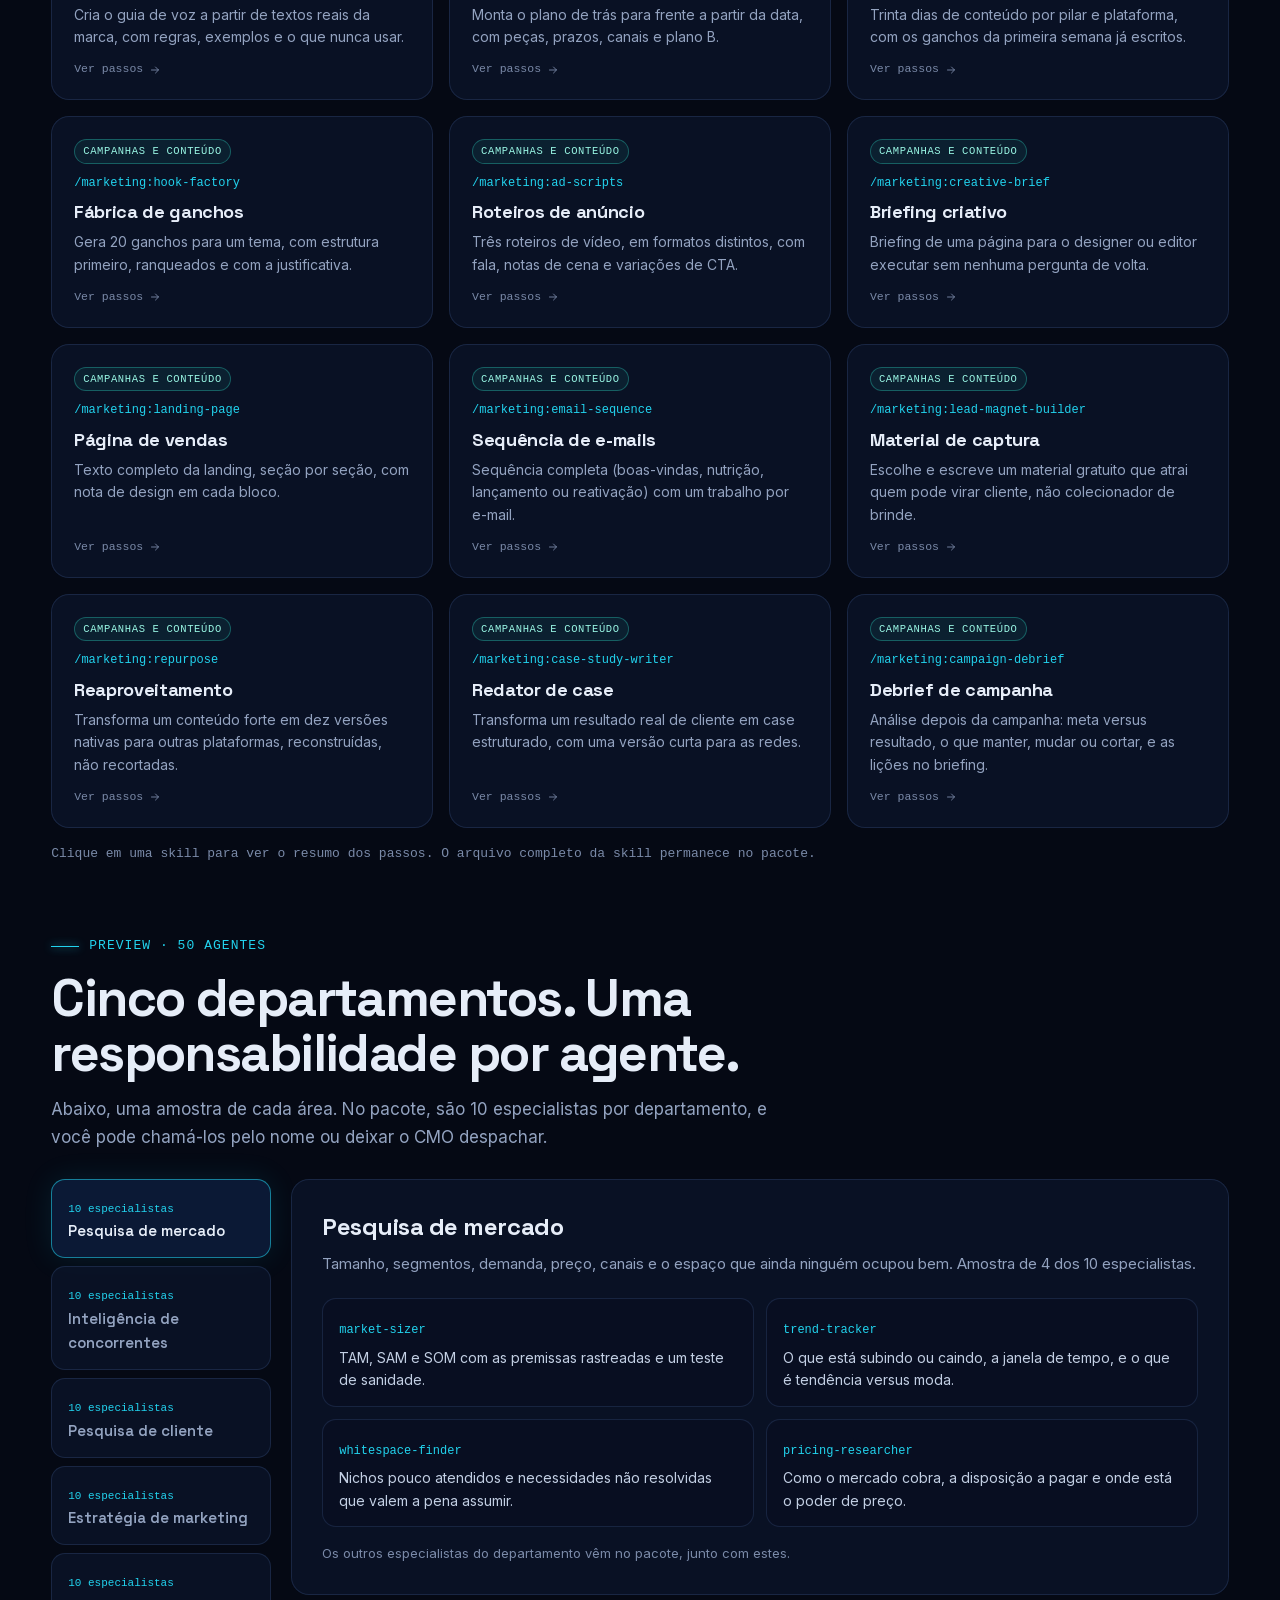
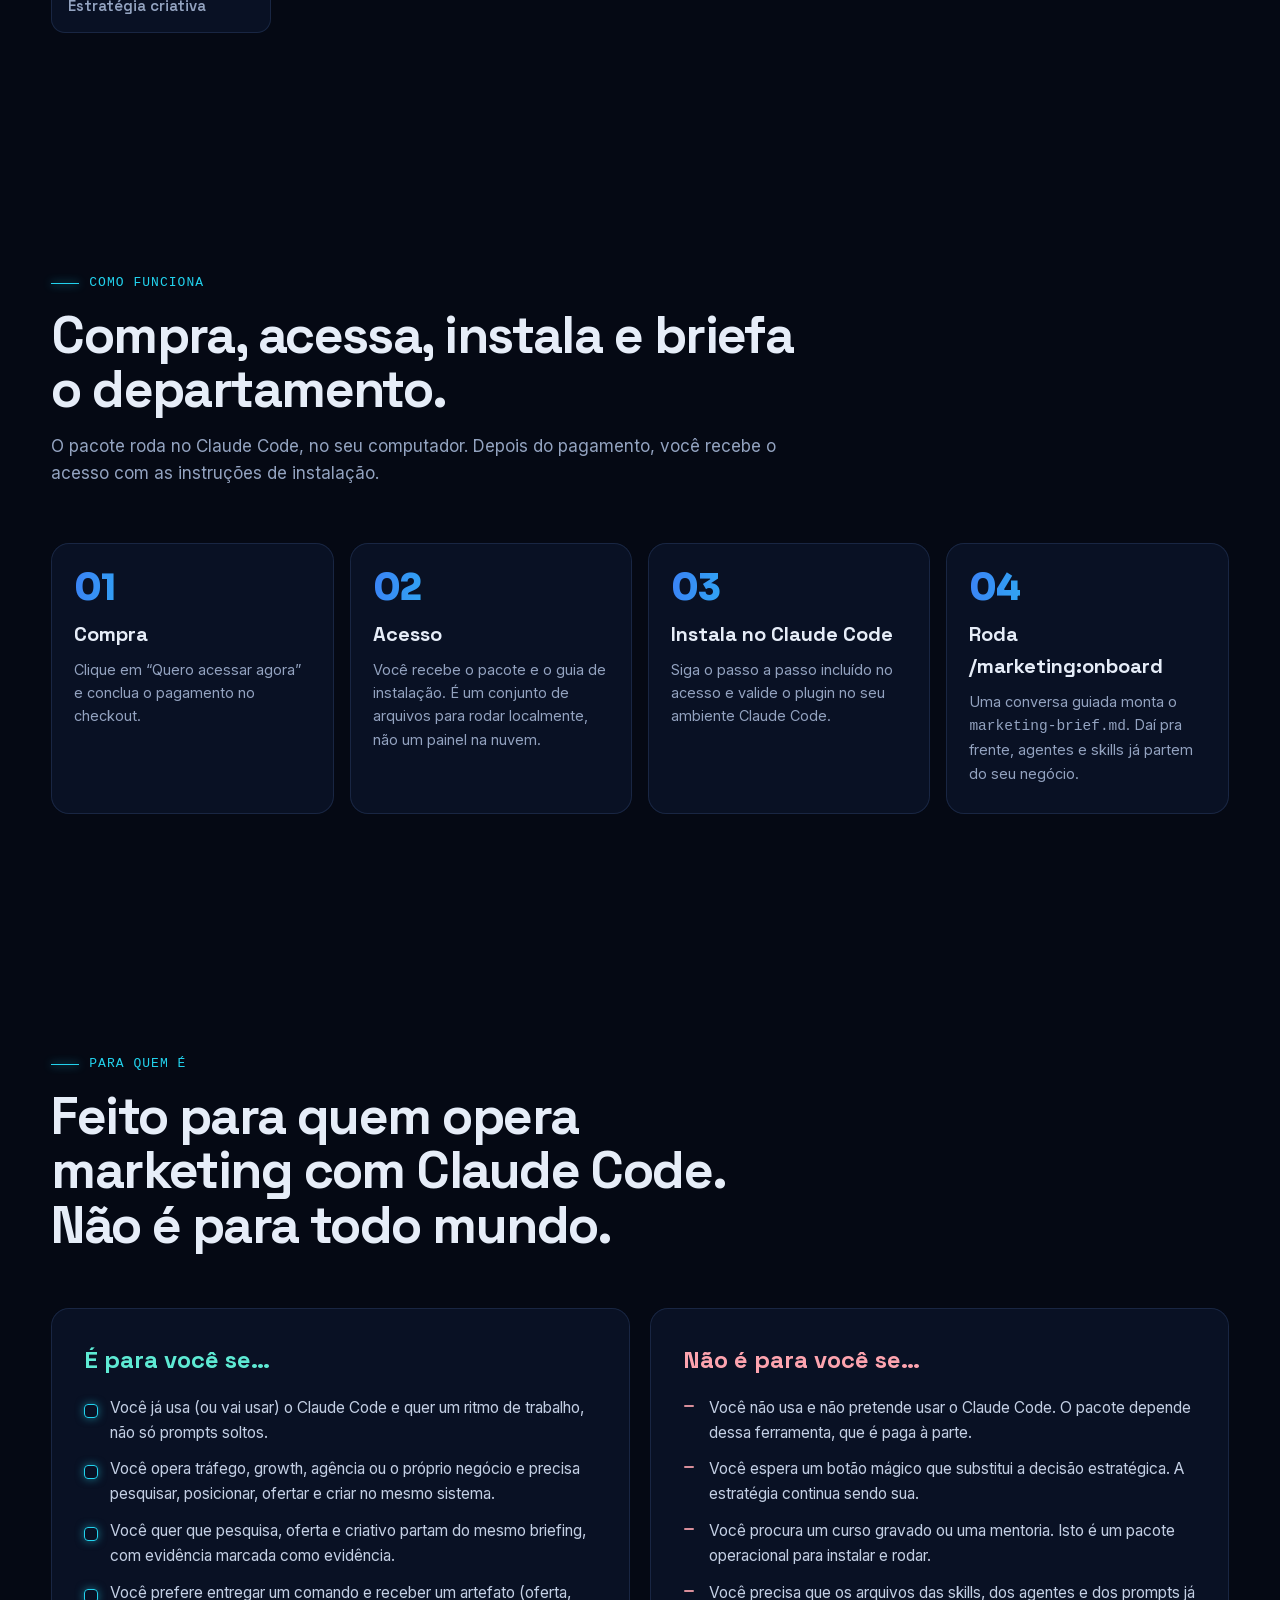
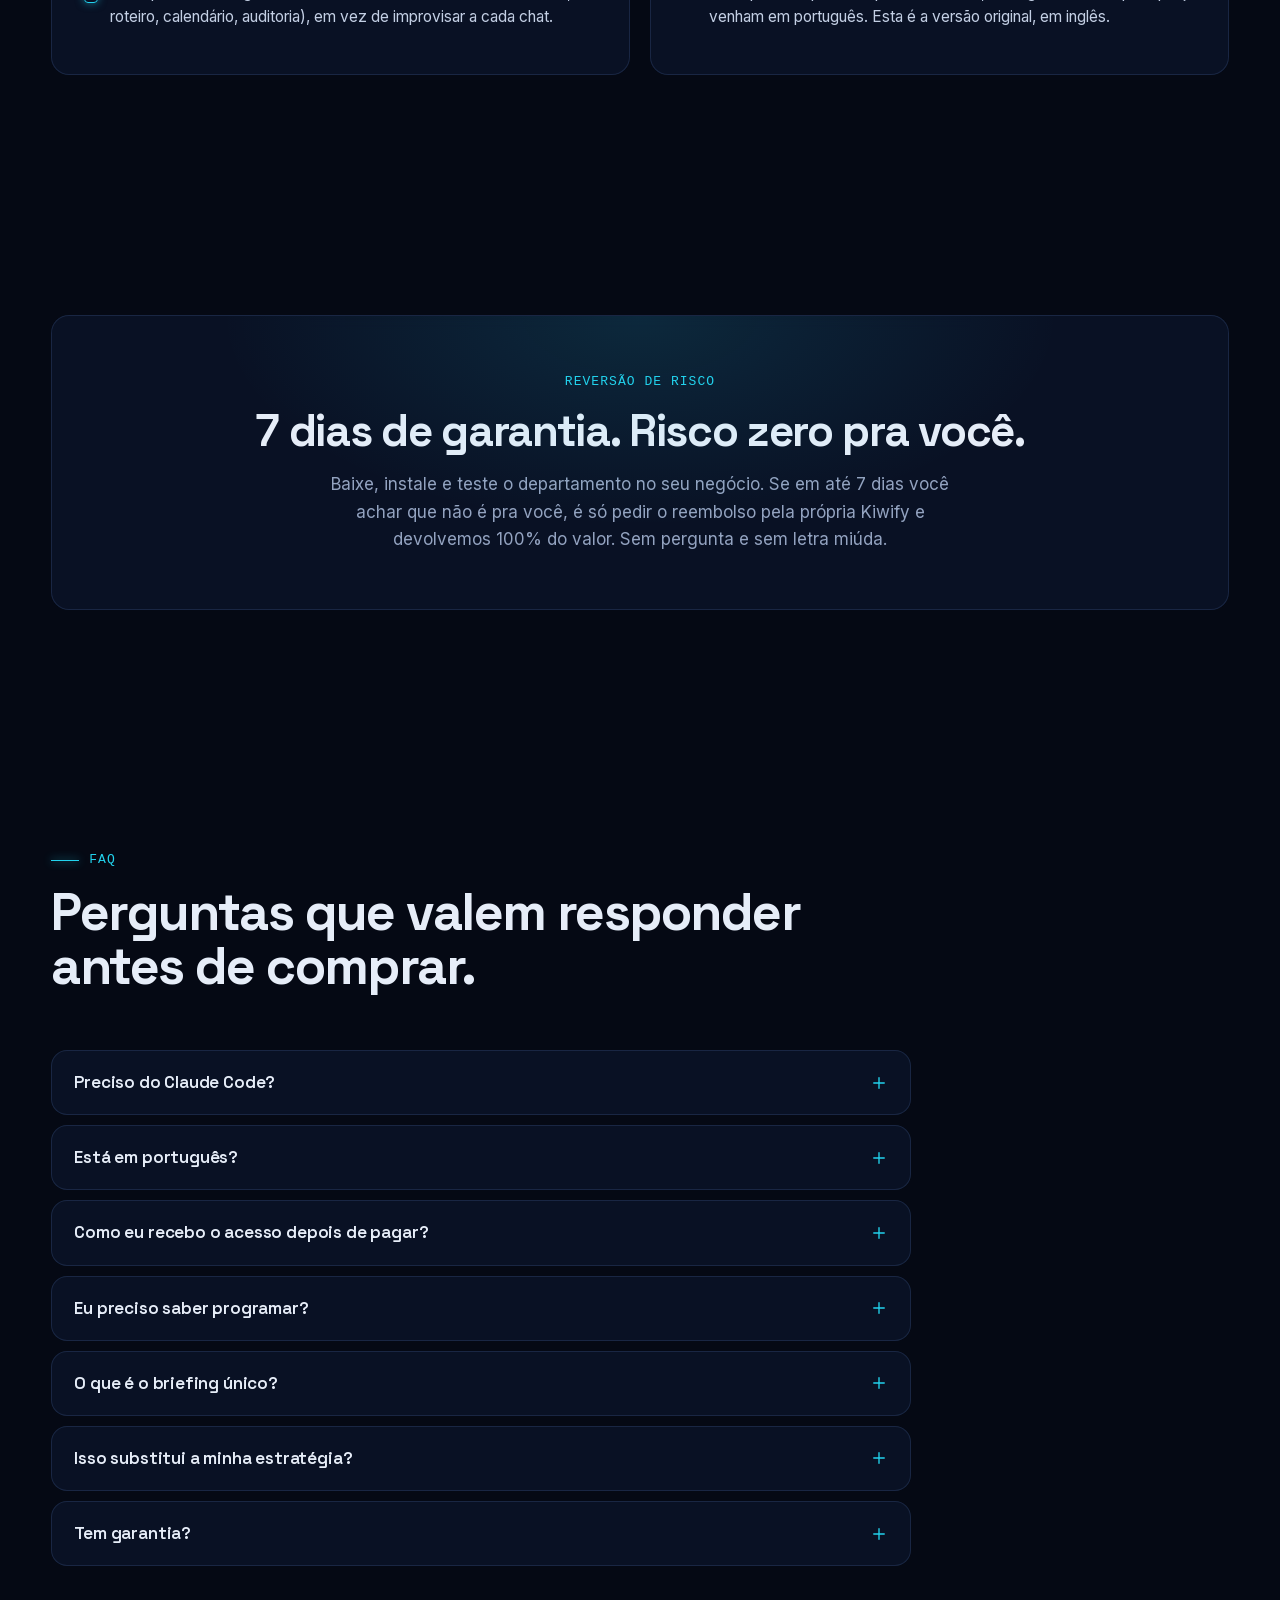
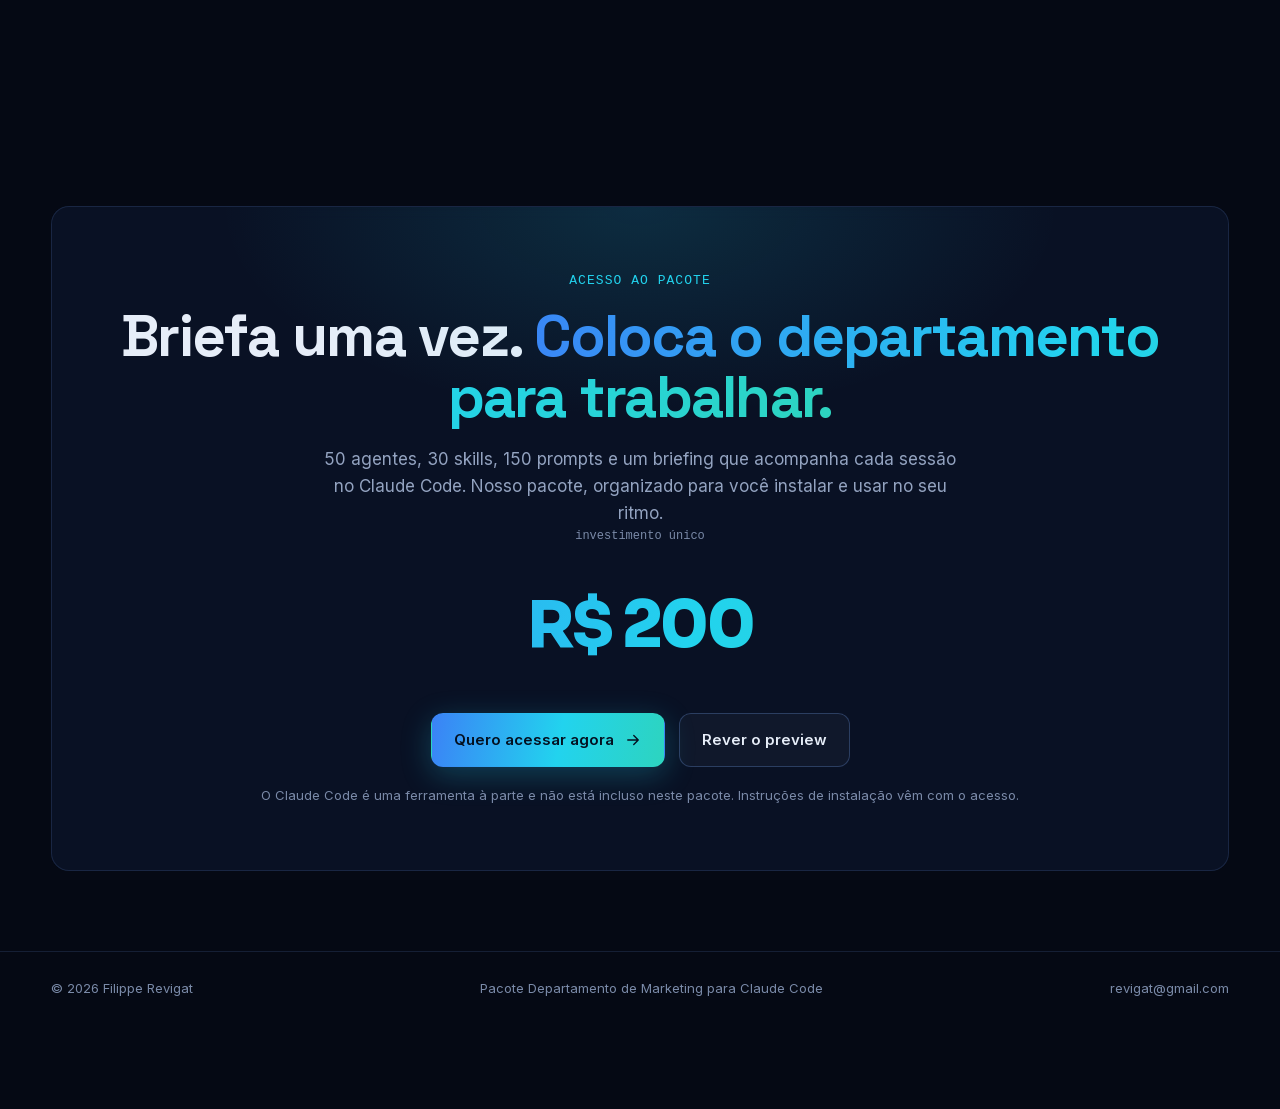
<file: departamento-marketing/index.html>
<!DOCTYPE html>
<html lang="pt-BR">
<head>
<meta charset="UTF-8">
<meta name="viewport" content="width=device-width, initial-scale=1">
<meta name="google-site-verification" content="bx5R7uaUIGKvdGbP1B0FQhD59mgnzWSswNiIkD972OI">
<!-- Google tag (gtag.js) -->
<script async src="https://www.googletagmanager.com/gtag/js?id=G-9262P1QYFR"></script>
<script>
  window.dataLayer = window.dataLayer || [];
  function gtag(){dataLayer.push(arguments);}
  gtag('js', new Date());

  gtag('config', 'G-9262P1QYFR');
</script>
<title>Departamento de Marketing para Claude Code | Filippe Revigat</title>
<meta name="description" content="Pacote de marketing para Claude Code: 50 agentes especialistas, 30 skills, 150 prompts e um briefing único do seu negócio. Organizado e disponibilizado por Filippe Revigat.">
<meta name="theme-color" content="#050914">
<meta property="og:title" content="Departamento de Marketing para Claude Code | Filippe Revigat">
<meta property="og:description" content="50 agentes, 30 skills e 150 prompts trabalhando a partir de um único briefing. Briefa uma vez. O departamento não pergunta de novo.">
<meta property="og:type" content="website">
<meta property="og:url" content="https://revigat.github.io/departamento-marketing/">
<meta property="og:locale" content="pt_BR">
<meta property="og:locale:alternate" content="en_US">
<link rel="canonical" href="https://revigat.github.io/departamento-marketing/">
<link rel="alternate" hreflang="pt-BR" href="https://revigat.github.io/departamento-marketing/">
<link rel="alternate" hreflang="en" href="https://revigat.github.io/departamento-marketing/en/">
<link rel="alternate" hreflang="x-default" href="https://revigat.github.io/departamento-marketing/">
<link rel="preload" href="../assets/fonts/sora.woff2" as="font" type="font/woff2" crossorigin>
<link rel="stylesheet" href="assets/styles.css">
<link rel="icon" href="data:image/svg+xml,%3Csvg xmlns='http://www.w3.org/2000/svg' viewBox='0 0 64 64'%3E%3Crect width='64' height='64' rx='14' fill='%23050914'/%3E%3Ctext x='50%25' y='58%25' text-anchor='middle' font-family='Arial' font-weight='700' font-size='28' fill='%2322d3ee'%3EFR%3C/text%3E%3C/svg%3E">
<!-- Reddit Pixel -->
<script>
!function(w,d){if(!w.rdt){var p=w.rdt=function(){p.sendEvent?p.sendEvent.apply(p,arguments):p.callQueue.push(arguments)};p.callQueue=[];var t=d.createElement("script");t.src="https://www.redditstatic.com/ads/pixel.js";t.async=!0;var s=d.getElementsByTagName("script")[0];s.parentNode.insertBefore(t,s)}}(window,document);
rdt('init','a2_k0fe9et4p99n');
rdt('track', 'PageVisit');
</script>
<!-- DO NOT MODIFY UNLESS TO REPLACE A USER IDENTIFIER -->
<!-- End Reddit Pixel -->
<script type="application/ld+json">
{
  "@context": "https://schema.org",
  "@graph": [
    {
      "@type": "Person",
      "@id": "https://revigat.github.io/#person",
      "name": "Filippe Revigat",
      "url": "https://revigat.github.io/",
      "image": "https://revigat.github.io/assets/filippe.webp",
      "jobTitle": "Especialista em Estratégia Digital, Marketing Digital e Inteligência Artificial",
      "email": "revigat@gmail.com",
      "description": "Especialista em Marketing Digital, Growth & Performance | IA aplicada a Negócios. Curitiba/PR.",
      "homeLocation": {
        "@type": "Place",
        "name": "Curitiba/PR"
      },
      "sameAs": [
        "https://www.linkedin.com/in/filippe-revigat"
      ],
      "knowsAbout": [
        "Estratégia Digital",
        "Marketing Digital",
        "Inteligência Artificial",
        "Agentes de IA",
        "Mídia paga",
        "Automação de marketing",
        "Growth",
        "Performance",
        "Dados e KPIs",
        "CRO",
        "Funis de conversão",
        "SEO",
        "Governança de IA",
        "IA aplicada a negócios",
        "IA e automação",
        "Data-driven",
        "Arquétipos de marca",
        "Teoria do aprendizado"
      ]
    },
    {
      "@type": "WebSite",
      "@id": "https://revigat.github.io/#website",
      "name": "Filippe Revigat",
      "url": "https://revigat.github.io/",
      "inLanguage": [
        "pt-BR",
        "en"
      ],
      "publisher": {
        "@id": "https://revigat.github.io/#person"
      }
    },
    {
      "@type": "WebPage",
      "@id": "https://revigat.github.io/departamento-marketing/#webpage",
      "url": "https://revigat.github.io/departamento-marketing/",
      "name": "Departamento de Marketing para Claude Code | Filippe Revigat",
      "description": "50 agentes especialistas, 30 skills e 150 prompts trabalhando a partir de um único briefing do seu negócio. Você briefa uma vez. O departamento não pergunta de novo.",
      "inLanguage": "pt-BR",
      "isPartOf": {
        "@id": "https://revigat.github.io/#website"
      },
      "about": {
        "@id": "https://revigat.github.io/departamento-marketing/#product"
      },
      "publisher": {
        "@id": "https://revigat.github.io/#person"
      },
      "copyrightHolder": {
        "@id": "https://revigat.github.io/#person"
      },
      "mainEntity": {
        "@id": "https://revigat.github.io/departamento-marketing/#product"
      },
      "breadcrumb": {
        "@id": "https://revigat.github.io/departamento-marketing/#breadcrumb"
      },
      "workTranslation": {
        "@id": "https://revigat.github.io/departamento-marketing/en/#webpage"
      }
    },
    {
      "@type": [
        "Product",
        "CreativeWork"
      ],
      "@id": "https://revigat.github.io/departamento-marketing/#product",
      "name": "Departamento de Marketing para Claude Code",
      "description": "50 agentes especialistas, 30 skills e 150 prompts trabalhando a partir de um único briefing do seu negócio. Você briefa uma vez. O departamento não pergunta de novo.",
      "url": "https://revigat.github.io/departamento-marketing/",
      "inLanguage": "pt-BR",
      "brand": {
        "@type": "Brand",
        "name": "Filippe Revigat",
        "url": "https://revigat.github.io/"
      },
      "author": {
        "@id": "https://revigat.github.io/#person"
      },
      "provider": {
        "@id": "https://revigat.github.io/#person"
      },
      "workTranslation": {
        "@id": "https://revigat.github.io/departamento-marketing/en/#product"
      },
      "offers": {
        "@type": "Offer",
        "@id": "https://revigat.github.io/departamento-marketing/#offer",
        "url": "https://pay.kiwify.com.br/1A9h6Z0",
        "price": "200",
        "priceCurrency": "BRL",
        "seller": {
          "@id": "https://revigat.github.io/#person"
        }
      }
    },
    {
      "@type": "BreadcrumbList",
      "@id": "https://revigat.github.io/departamento-marketing/#breadcrumb",
      "itemListElement": [
        {
          "@type": "ListItem",
          "position": 1,
          "name": "Início",
          "item": "https://revigat.github.io/"
        },
        {
          "@type": "ListItem",
          "position": 2,
          "name": "Departamento de Marketing para Claude Code",
          "item": "https://revigat.github.io/departamento-marketing/"
        }
      ]
    },
    {
      "@type": "FAQPage",
      "@id": "https://revigat.github.io/departamento-marketing/#faq",
      "url": "https://revigat.github.io/departamento-marketing/#faq",
      "inLanguage": "pt-BR",
      "isPartOf": {
        "@id": "https://revigat.github.io/departamento-marketing/#webpage"
      },
      "mainEntity": [
        {
          "@type": "Question",
          "name": "Preciso do Claude Code?",
          "acceptedAnswer": {
            "@type": "Answer",
            "text": "O pacote rende mais no Claude Code: é lá que os agentes especialistas, os comandos /marketing: e o carregamento automático do briefing foram feitos para rodar. As skills (arquivos SKILL.md) e os 150 prompts também funcionam no Claude (claude.ai e o aplicativo desktop), no Grok Bot e em outros agentes que leem arquivos SKILL.md, como instruções. O Claude Code é uma ferramenta paga à parte e não está incluso no valor do pacote."
          }
        },
        {
          "@type": "Question",
          "name": "Está em português?",
          "acceptedAnswer": {
            "@type": "Answer",
            "text": "Esta é a versão original: skills, agentes e prompts estão em inglês. Esta página e o suporte são em português. Os comandos seguem no formato /marketing:nome. Quando você conversa com os agentes em português, eles respondem em português."
          }
        },
        {
          "@type": "Question",
          "name": "Como eu recebo o acesso depois de pagar?",
          "acceptedAnswer": {
            "@type": "Answer",
            "text": "Depois do pagamento, você recebe o pacote e o passo a passo de instalação. É um conjunto de arquivos para instalar no Claude Code. O caminho natural é o download, não um painel online, porque as skills precisam rodar localmente na sua máquina."
          }
        },
        {
          "@type": "Question",
          "name": "Eu preciso saber programar?",
          "acceptedAnswer": {
            "@type": "Answer",
            "text": "Não. Você instala o pacote no Claude Code e dispara os fluxos por comando, como /marketing:onboard ou /marketing:hook-factory. Alguma familiaridade com o Claude Code ajuda, mas o trabalho de marketing não exige escrever código."
          }
        },
        {
          "@type": "Question",
          "name": "O que é o briefing único?",
          "acceptedAnswer": {
            "@type": "Answer",
            "text": "É o arquivo marketing-brief.md: negócio, mercado, cliente, concorrentes, posicionamento, oferta, canais, voz e números. A skill /marketing:onboard monta esse arquivo numa conversa guiada. Um gancho de início de sessão carrega o briefing automaticamente, para você não reexplicar o negócio a cada conversa."
          }
        },
        {
          "@type": "Question",
          "name": "Isso substitui a minha estratégia?",
          "acceptedAnswer": {
            "@type": "Answer",
            "text": "Não. O departamento faz o trabalho pesado: pesquisa, rascunhos, planos, peças. A estratégia e as decisões continuam com você. O CMO virtual aponta um gargalo e propõe o próximo passo; quem aprova é você."
          }
        },
        {
          "@type": "Question",
          "name": "Tem garantia?",
          "acceptedAnswer": {
            "@type": "Answer",
            "text": "Sim. Você tem 7 dias de garantia. Se não gostar, pede o reembolso pela própria Kiwify e recebe 100% do valor de volta."
          }
        }
      ]
    }
  ]
}
</script>
</head>
<body>
<a class="skip" href="#conteudo">Pular para o conteúdo</a>
<div class="progress" id="progress"></div>
<svg width="0" height="0" style="position:absolute" aria-hidden="true">
  <symbol id="i-arrow" viewBox="0 0 24 24"><path fill="none" stroke="currentColor" stroke-width="1.8" stroke-linecap="round" stroke-linejoin="round" d="M5 12h14M13 6l6 6-6 6"/></symbol>
  <symbol id="i-search" viewBox="0 0 24 24"><g fill="none" stroke="currentColor" stroke-width="1.8" stroke-linecap="round"><circle cx="11" cy="11" r="6.5"/><path d="m16 16 4.5 4.5"/></g></symbol>
  <symbol id="i-plus" viewBox="0 0 24 24"><path fill="none" stroke="currentColor" stroke-width="1.8" stroke-linecap="round" d="M12 5v14M5 12h14"/></symbol>
  <symbol id="i-x" viewBox="0 0 24 24"><path fill="none" stroke="currentColor" stroke-width="1.8" stroke-linecap="round" d="m6 6 12 12M18 6 6 18"/></symbol>
  <symbol id="i-loop" viewBox="0 0 24 24"><g fill="none" stroke="currentColor" stroke-width="1.8" stroke-linecap="round" stroke-linejoin="round"><path d="M4 12a8 8 0 0 1 13.5-5.8L20 8"/><path d="M20 4v4h-4M20 12a8 8 0 0 1-13.5 5.8L4 16"/><path d="M4 20v-4h4"/></g></symbol>
  <symbol id="i-chat" viewBox="0 0 24 24"><g fill="none" stroke="currentColor" stroke-width="1.8" stroke-linecap="round" stroke-linejoin="round"><path d="M5 17.5 3 21l4-1.2A9 9 0 1 0 5 17.5z"/><path d="M8 10h8M8 14h5"/></g></symbol>
  <symbol id="i-split" viewBox="0 0 24 24"><g fill="none" stroke="currentColor" stroke-width="1.8" stroke-linecap="round" stroke-linejoin="round"><rect x="3" y="4" width="7" height="7" rx="1.5"/><rect x="14" y="4" width="7" height="7" rx="1.5"/><rect x="8.5" y="15" width="7" height="7" rx="1.5"/><path d="M6.5 11v2.5A2 2 0 0 0 8.5 15.5M17.5 11v2.5A2 2 0 0 1 15.5 15.5"/></g></symbol>
  <symbol id="i-term" viewBox="0 0 24 24"><g fill="none" stroke="currentColor" stroke-width="1.8" stroke-linecap="round" stroke-linejoin="round"><rect x="3" y="5" width="18" height="14" rx="2.2"/><path d="M3 9.2h18"/><path d="m7 12.2 2.6 2.1-2.6 2.1M12.2 16.3h4.2"/></g></symbol>
  <symbol id="i-bot" viewBox="0 0 24 24"><g fill="none" stroke="currentColor" stroke-width="1.8" stroke-linecap="round" stroke-linejoin="round"><path d="M12 3.2v3.2"/><circle cx="12" cy="2.8" r="1"/><rect x="5" y="7" width="14" height="11.5" rx="3"/><circle cx="9.2" cy="12.4" r="1" fill="currentColor"/><circle cx="14.8" cy="12.4" r="1" fill="currentColor"/><path d="M9 16.2h6M5 13H3.2M20.8 13H19"/></g></symbol>
  <symbol id="i-skillfile" viewBox="0 0 24 24"><g fill="none" stroke="currentColor" stroke-width="1.8" stroke-linecap="round" stroke-linejoin="round"><path d="M7 3.5h6.2L19 9.3V19.5A1.5 1.5 0 0 1 17.5 21h-10A1.5 1.5 0 0 1 6 19.5v-14A1.5 1.5 0 0 1 7 3.5z"/><path d="M13.2 3.5V9.3H19"/><path d="M8.8 13.5h6.4M8.8 16.8h4.4"/></g></symbol>
</svg>

<header class="nav" id="nav">
  <div class="wrap">
    <a href="/" class="logo" aria-label="Voltar ao portfólio de Filippe Revigat"><span class="logo-mark">FR</span><span>← Filippe Revigat</span></a>
    <nav class="nav-links" id="navLinks">
      <a href="#problema">O problema</a>
      <a href="#conteudo">O que tem</a>
      <a href="#preview">Preview</a>
      <a href="#como">Como funciona</a>
      <a href="#para-quem">Para quem</a>
      <a href="#faq">FAQ</a>
    </nav>
    <div class="nav-tools">
      <nav class="lang-switch" aria-label="Idioma">
        <a href="/departamento-marketing/" hreflang="pt-BR" lang="pt-BR" aria-current="page" aria-label="Português">PT</a>
        <a href="/departamento-marketing/en/" hreflang="en" lang="en" aria-label="English">EN</a>
      </nav>
      <a class="nav-cta" data-buy href="https://pay.kiwify.com.br/1A9h6Z0">Quero acessar agora</a>
      <button class="burger" id="burger" aria-label="Abrir menu" aria-expanded="false" type="button"><span></span><span></span><span></span></button>
    </div>
  </div>
</header>

<section class="hero" id="top">
  <canvas id="net" aria-hidden="true"></canvas>
  <div class="wrap hero-grid">
    <div>
      <span class="eyebrow"><span class="dot" aria-hidden="true"></span> Pacote para <span class="rotator" aria-label="Claude Code, Grok Bot ou seu agente preferido"><span class="rot-item is-on" aria-hidden="true">Claude Code</span><span class="rot-item" aria-hidden="true">Grok Bot</span><span class="rot-item" aria-hidden="true">seu agente preferido</span></span></span>
      <h1>Um departamento de marketing inteiro, dentro do <span class="rotator" aria-label="Claude Code, Grok Bot ou seu agente preferido"><span class="rot-item grad-text is-on" aria-hidden="true">Claude&nbsp;Code.</span><span class="rot-item grad-text" aria-hidden="true">Grok&nbsp;Bot.</span><span class="rot-item grad-text" aria-hidden="true">seu agente preferido.</span></span></h1>
      <p class="title">50 agentes especialistas, 30 skills e 150 prompts trabalhando a partir de um único briefing do seu negócio. Você briefa uma vez. O departamento não pergunta de novo.</p>
      <div class="ctas">
        <a class="btn btn-primary" data-buy href="https://pay.kiwify.com.br/1A9h6Z0">Quero acessar agora <svg><use href="#i-arrow"/></svg></a>
        <a class="btn btn-ghost" href="#preview">Ver preview das skills</a>
      </div>
      <div class="hero-meta">
        <span><b>50</b> agentes</span>
        <span><b>30</b> skills</span>
        <span><b>150</b> prompts</span>
        <span><b>1</b> briefing compartilhado</span>
      </div>
    </div>
    <div class="term reveal" aria-label="Exemplo de sessão no Claude Code">
      <div class="term-head"><i></i><i></i><i></i><b>claude: marketing</b></div>
      <pre><span class="c"># Exemplo de sessão</span>
<span class="p">&gt;</span> <span class="k">/marketing:onboard</span>
<span class="s">Briefando o departamento…</span>
<span class="ok">✓</span> negócio, mercado, cliente
<span class="ok">✓</span> concorrentes, posicionamento, oferta
<span class="ok">✓</span> canais, voz, números
<span class="p">Salvo em</span> <span class="n">marketing-brief.md</span>

<span class="p">&gt;</span> <span class="k">/marketing:cmo</span> <span class="p">preciso de 20 reuniões no mês</span>
<span class="s">Diagnóstico:</span> o elo mais fraco é a oferta.
<span class="p">Plano:</span> <span class="n">offer-builder</span> → <span class="n">message-map</span> → <span class="n">hook-factory</span>

<span class="c"># O briefing entra em toda sessão, sozinho.</span></pre>
    </div>
  </div>
  <div class="compat wrap" id="compat">
    <p class="compat-kicker">Agentes compatíveis</p>
    <ul class="compat-list">
      <li>
        <span class="compat-ico brand-claude" aria-hidden="true"><img src="assets/logo-claude.svg" alt="" width="18" height="18"></span>
        <span class="compat-txt"><b>Claude / Claude Code</b></span>
      </li>
      <li>
        <span class="compat-ico brand-grok" aria-hidden="true"><img src="assets/logo-grok.svg" alt="" width="18" height="18"></span>
        <span class="compat-txt"><b>Grok Bot</b></span>
      </li>
      <li>
        <span class="compat-ico" aria-hidden="true"><svg><use href="#i-skillfile"/></svg></span>
        <span class="compat-txt"><b>Outros agentes</b><small>que leem arquivos SKILL.md</small></span>
      </li>
    </ul>
    <p class="compat-note">Os agentes e o carregamento automático do briefing foram feitos para o Claude Code; nos outros, as skills e prompts funcionam como instruções.</p>
  </div>
  <div class="scroll-ind" aria-hidden="true"><div class="mouse"></div>SCROLL</div>
</section>

<section id="problema">
  <div class="wrap">
    <div class="sec-head reveal">
      <div class="sec-tag">O PROBLEMA</div>
      <h2>Você já tem IA. O que falta é um time que se lembra do seu negócio.</h2>
      <p>Prompt solto gera texto solto. Sem briefing compartilhado, cada conversa recomeça do zero, e pesquisa, oferta e anúncio acabam falando línguas diferentes.</p>
    </div>
    <div class="pain-grid">
      <article class="card pain reveal">
        <div class="pain-ico" aria-hidden="true"><svg><use href="#i-loop"/></svg></div>
        <h3>Reexplicar o negócio toda vez</h3>
        <p>Você cola o contexto de novo, a IA esquece o posicionamento e a copy sai genérica. Tempo vai embora antes do trabalho começar.</p>
      </article>
      <article class="card pain reveal d1">
        <div class="pain-ico" aria-hidden="true"><svg><use href="#i-split"/></svg></div>
        <h3>Pesquisa numa janela, anúncio em outra</h3>
        <p>O funil não conversa com a oferta. O gancho não conversa com a dor. Cada peça nasce isolada, e o marketing parece ocupado, sem avançar.</p>
      </article>
      <article class="card pain reveal d2">
        <div class="pain-ico" aria-hidden="true"><svg><use href="#i-chat"/></svg></div>
        <h3>Um assistente genérico para tudo</h3>
        <p>A mesma conversa tenta dimensionar mercado, escrever roteiro e escolher canal. Falta especialização, ritmo e um plano com prioridade.</p>
      </article>
    </div>
  </div>
</section>

<section id="conteudo">
  <div class="wrap">
    <div class="sec-head reveal">
      <div class="sec-tag">O PACOTE</div>
      <h2>O que você recebe no nosso pacote.</h2>
      <p>Não é um prompt gigante. É uma organização de especialistas, cada um com uma responsabilidade, coordenada por um CMO virtual e ligada a um briefing único.</p>
    </div>
    <div class="inside-grid">
      <article class="card inside reveal">
        <div class="num">50</div>
        <h3>Agentes especialistas</h3>
        <p>Cinco departamentos: pesquisa de mercado, inteligência de concorrentes, pesquisa de cliente, estratégia de marketing e estratégia criativa. Dez especialistas em cada um.</p>
      </article>
      <article class="card inside reveal d1">
        <div class="num">30</div>
        <h3>Skills prontas</h3>
        <p>Fluxos no formato <span class="mono">/marketing:nome</span>. Você segue os passos e recebe o entregável: oferta, ganchos, roteiros, calendário, auditoria e mais.</p>
      </article>
      <article class="card inside reveal d2">
        <div class="num">150</div>
        <h3>Prompts organizados</h3>
        <p>Cinco bibliotecas, 30 prompts cada. Funcionam em qualquer chat de IA e rendem mais no Claude Code, com o briefing já carregado.</p>
      </article>
      <article class="card inside reveal d3">
        <div class="num">1</div>
        <h3>Briefing único</h3>
        <p>Você preenche uma vez com <span class="mono">/marketing:onboard</span>. Um gancho de sessão carrega o <span class="mono">marketing-brief.md</span> automaticamente daí pra frente.</p>
      </article>
    </div>
    <div class="rules">
      <article class="card rule reveal">
        <div class="mini">01 · Evidência</div>
        <p>Nada de métrica, cliente ou citação inventada. Cada achado leva um grau: fonte, estimativa ou palpite.</p>
      </article>
      <article class="card rule reveal d1">
        <div class="mini">02 · Voz do cliente</div>
        <p>A copy nasce das palavras do comprador, não de um jargão que a empresa gostaria de ouvir.</p>
      </article>
      <article class="card rule reveal d2">
        <div class="mini">03 · Um gargalo</div>
        <p>O CMO virtual aponta um elo mais fraco por vez, não uma lista de cinco “prioridades”.</p>
      </article>
      <article class="card rule reveal d3">
        <div class="mini">04 · A decisão é sua</div>
        <p>O departamento faz o trabalho pesado. A estratégia e as escolhas continuam com você.</p>
      </article>
    </div>
  </div>
</section>

<section id="preview">
  <div class="wrap">
    <div class="sec-head reveal">
      <div class="sec-tag">PREVIEW · 30 SKILLS</div>
      <h2>Abra qualquer skill e veja o que ela entrega.</h2>
      <p>Filtre por área, busque pelo nome e clique para ler um resumo dos passos. O fluxo completo fica no pacote, depois do acesso.</p>
    </div>
    <div class="preview-tools">
      <div class="search">
        <svg aria-hidden="true"><use href="#i-search"/></svg>
        <input id="skillSearch" type="search" placeholder="Buscar skill, comando ou tema…" autocomplete="off" aria-label="Buscar skills">
      </div>
      <div class="filters" role="group" aria-label="Filtrar por categoria" id="filters"></div>
    </div>
    <div class="skill-grid" id="skillGrid"></div>
    <p class="preview-note">Clique em uma skill para ver o resumo dos passos. O arquivo completo da skill permanece no pacote.</p>

    <div class="sec-head reveal" style="margin-top:72px;margin-bottom:28px">
      <div class="sec-tag">PREVIEW · 50 AGENTES</div>
      <h2>Cinco departamentos. Uma responsabilidade por agente.</h2>
      <p>Abaixo, uma amostra de cada área. No pacote, são 10 especialistas por departamento, e você pode chamá-los pelo nome ou deixar o CMO despachar.</p>
    </div>
    <div class="depts">
      <div class="dept-tabs" role="tablist" aria-label="Departamentos" id="deptTabs"></div>
      <div class="card dept-panel" id="deptPanel" role="tabpanel"></div>
    </div>
  </div>
</section>

<section id="como">
  <div class="wrap">
    <div class="sec-head reveal">
      <div class="sec-tag">COMO FUNCIONA</div>
      <h2>Compra, acessa, instala e briefa o departamento.</h2>
      <p>O pacote roda no Claude Code, no seu computador. Depois do pagamento, você recebe o acesso com as instruções de instalação.</p>
    </div>
    <div class="steps">
      <article class="card step reveal">
        <div class="n">01</div>
        <h3>Compra</h3>
        <p>Clique em “Quero acessar agora” e conclua o pagamento no checkout.</p>
      </article>
      <article class="card step reveal d1">
        <div class="n">02</div>
        <h3>Acesso</h3>
        <p>Você recebe o pacote e o guia de instalação. É um conjunto de arquivos para rodar localmente, não um painel na nuvem.</p>
      </article>
      <article class="card step reveal d2">
        <div class="n">03</div>
        <h3>Instala no Claude Code</h3>
        <p>Siga o passo a passo incluído no acesso e valide o plugin no seu ambiente Claude Code.</p>
      </article>
      <article class="card step reveal d3">
        <div class="n">04</div>
        <h3>Roda /marketing:onboard</h3>
        <p>Uma conversa guiada monta o <span class="mono">marketing-brief.md</span>. Daí pra frente, agentes e skills já partem do seu negócio.</p>
      </article>
    </div>
  </div>
</section>

<section id="para-quem">
  <div class="wrap">
    <div class="sec-head reveal">
      <div class="sec-tag">PARA QUEM É</div>
      <h2>Feito para quem opera marketing com Claude Code. Não é para todo mundo.</h2>
    </div>
    <div class="who-grid">
      <article class="card who yes reveal">
        <h3>É para você se…</h3>
        <ul>
          <li>Você já usa (ou vai usar) o Claude Code e quer um ritmo de trabalho, não só prompts soltos.</li>
          <li>Você opera tráfego, growth, agência ou o próprio negócio e precisa pesquisar, posicionar, ofertar e criar no mesmo sistema.</li>
          <li>Você quer que pesquisa, oferta e criativo partam do mesmo briefing, com evidência marcada como evidência.</li>
          <li>Você prefere entregar um comando e receber um artefato (oferta, roteiro, calendário, auditoria), em vez de improvisar a cada chat.</li>
        </ul>
      </article>
      <article class="card who no reveal d1">
        <h3>Não é para você se…</h3>
        <ul>
          <li>Você não usa e não pretende usar o Claude Code. O pacote depende dessa ferramenta, que é paga à parte.</li>
          <li>Você espera um botão mágico que substitui a decisão estratégica. A estratégia continua sendo sua.</li>
          <li>Você procura um curso gravado ou uma mentoria. Isto é um pacote operacional para instalar e rodar.</li>
          <li>Você precisa que os arquivos das skills, dos agentes e dos prompts já venham em português. Esta é a versão original, em inglês.</li>
        </ul>
      </article>
    </div>
  </div>
</section>

<section id="garantia">
  <div class="wrap">
    <div class="card risk reveal">
      <div class="sec-tag center">REVERSÃO DE RISCO</div>
      <h2>7 dias de garantia. Risco zero pra você.</h2>
      <p>Baixe, instale e teste o departamento no seu negócio. Se em até 7 dias você achar que não é pra você, é só pedir o reembolso pela própria Kiwify e devolvemos 100% do valor. Sem pergunta e sem letra miúda.</p>
    </div>
  </div>
</section>

<section id="faq">
  <div class="wrap">
    <div class="sec-head reveal">
      <div class="sec-tag">FAQ</div>
      <h2>Perguntas que valem responder antes de comprar.</h2>
    </div>
    <div class="faq-list" id="faqList"></div>
  </div>
</section>

<section class="buy" id="comprar">
  <div class="wrap">
    <div class="card buy-box reveal">
      <div class="sec-tag center">ACESSO AO PACOTE</div>
      <h2>Briefa uma vez. <span class="grad-text">Coloca o departamento para trabalhar.</span></h2>
      <p class="lead">50 agentes, 30 skills, 150 prompts e um briefing que acompanha cada sessão no Claude Code. Nosso pacote, organizado para você instalar e usar no seu ritmo.</p>
      <div class="price-note">investimento único</div>
      <div class="price">R$ 200</div>
      <div class="ctas">
        <a class="btn btn-primary" data-buy href="https://pay.kiwify.com.br/1A9h6Z0">Quero acessar agora <svg><use href="#i-arrow"/></svg></a>
        <a class="btn btn-ghost" href="#preview">Rever o preview</a>
      </div>
      <p class="buy-fine">O Claude Code é uma ferramenta à parte e não está incluso neste pacote. Instruções de instalação vêm com o acesso.</p>
    </div>
  </div>
</section>

<footer>
  <div class="wrap">
    <span>© <span id="y"></span> Filippe Revigat</span>
    <span>Pacote Departamento de Marketing para Claude Code</span>
    <a href="mailto:revigat@gmail.com">revigat@gmail.com</a>
  </div>
</footer>

<div class="sticky" id="stickyCta" hidden>
  <div class="wrap">
    <div class="info">
      <strong>Pacote de Marketing</strong>
      <span>R$ 200</span>
    </div>
    <a class="btn btn-primary" data-buy href="https://pay.kiwify.com.br/1A9h6Z0">Quero acessar agora</a>
  </div>
</div>

<div class="modal-bg" id="modalBg" hidden>
  <div class="modal" id="modal" role="dialog" aria-modal="true" aria-labelledby="modalTitle" tabindex="-1">
    <button class="modal-close" type="button" id="modalClose" aria-label="Fechar"><svg><use href="#i-x"/></svg></button>
    <div class="cat-pill" id="modalCat"></div>
    <div class="cmd" id="modalCmd"></div>
    <h3 id="modalTitle"></h3>
    <p class="sum" id="modalSum"></p>
    <ol id="modalSteps"></ol>
    <div class="gate">
      Este é um resumo dos passos. O fluxo completo da skill fica disponível depois do acesso.
      <div class="ctas" style="margin-top:12px">
        <a class="btn btn-primary" data-buy href="https://pay.kiwify.com.br/1A9h6Z0">Quero acessar agora <svg><use href="#i-arrow"/></svg></a>
      </div>
    </div>
  </div>
</div>

<script src="assets/app.js" defer></script>
</body>
</html>
</file>
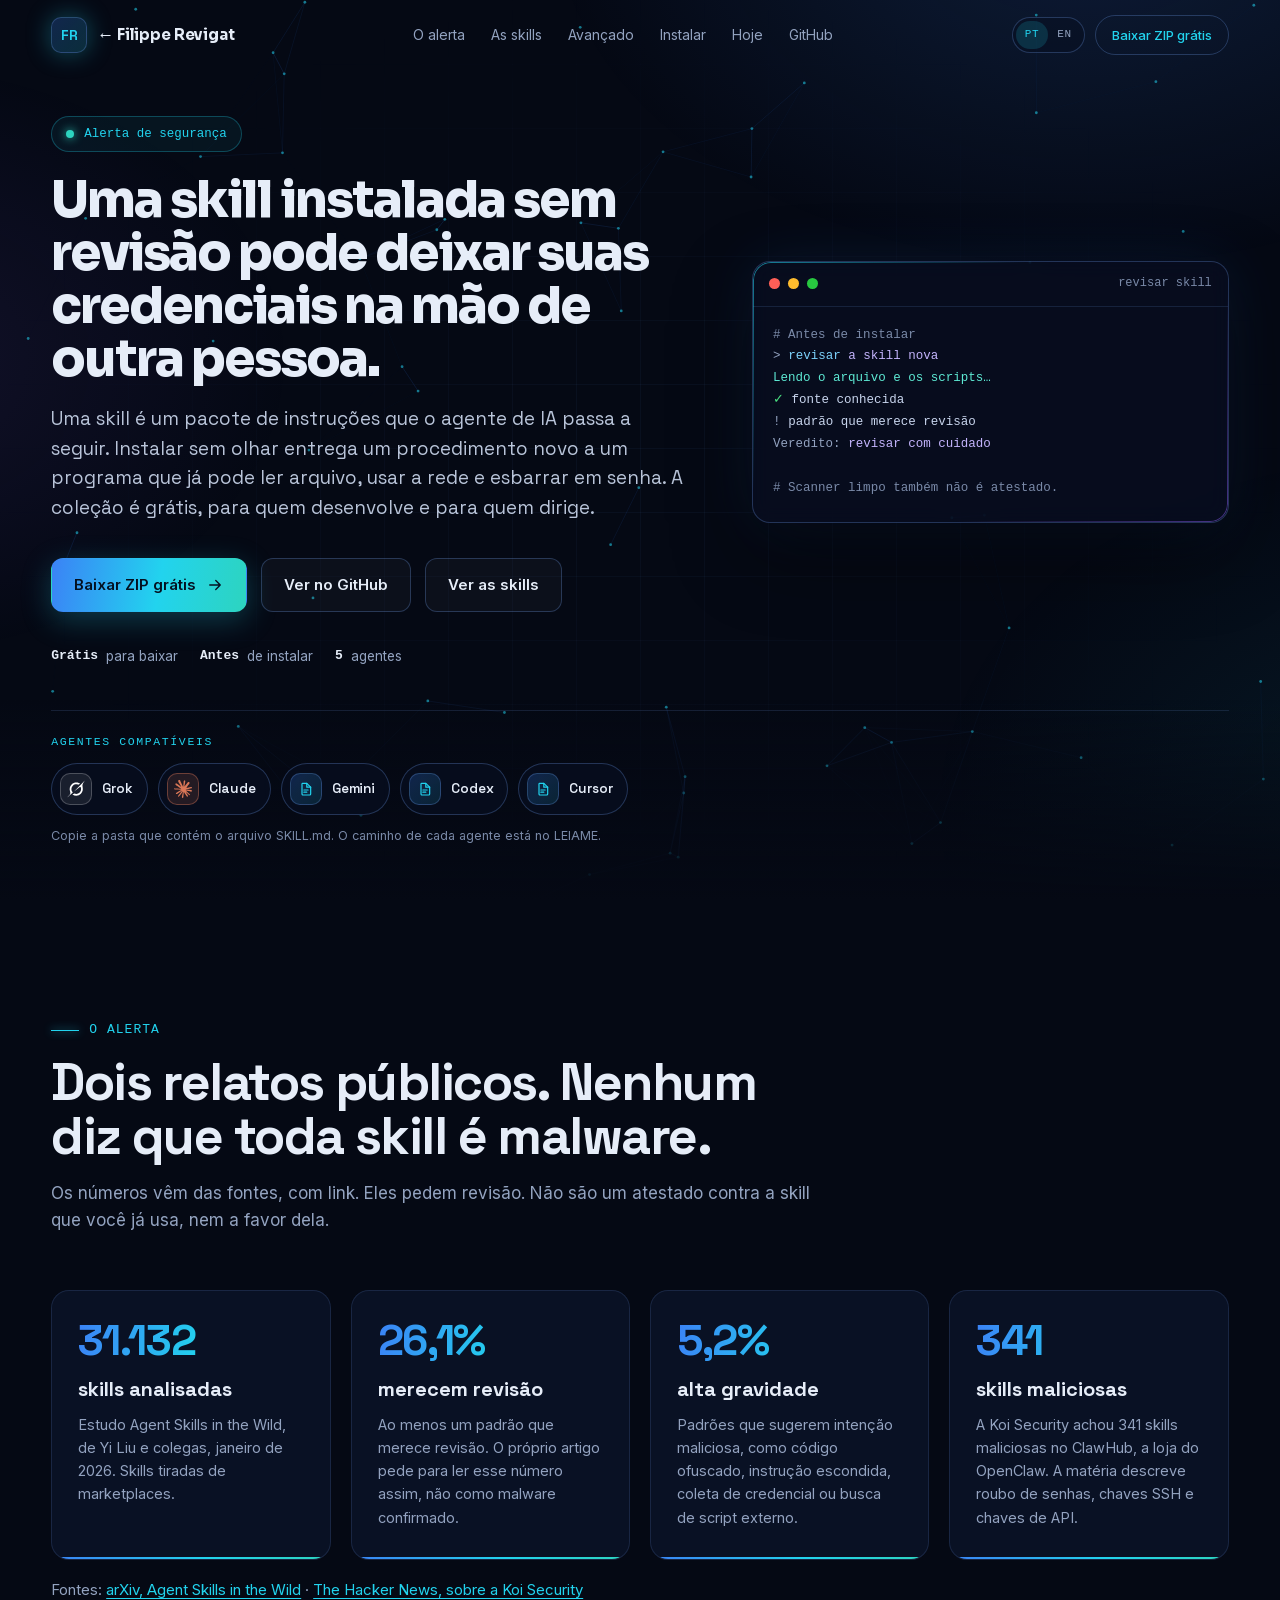
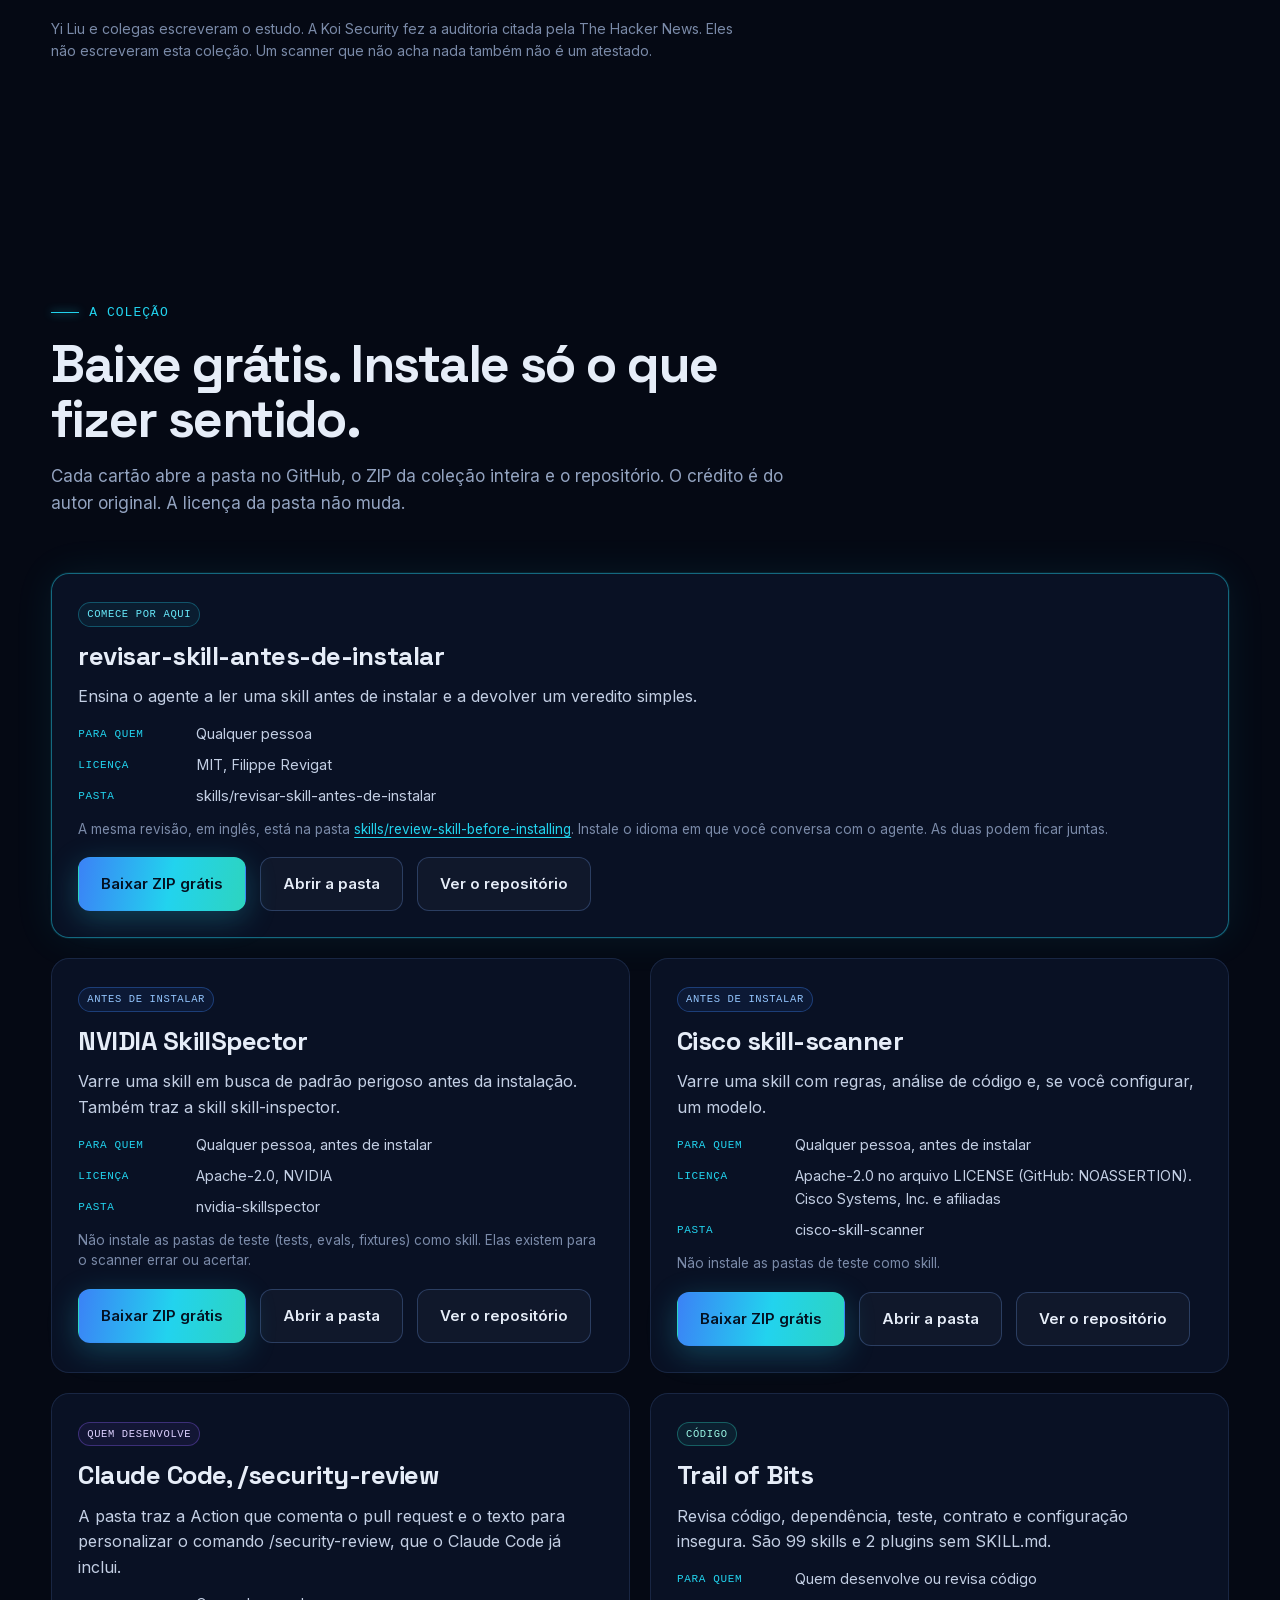
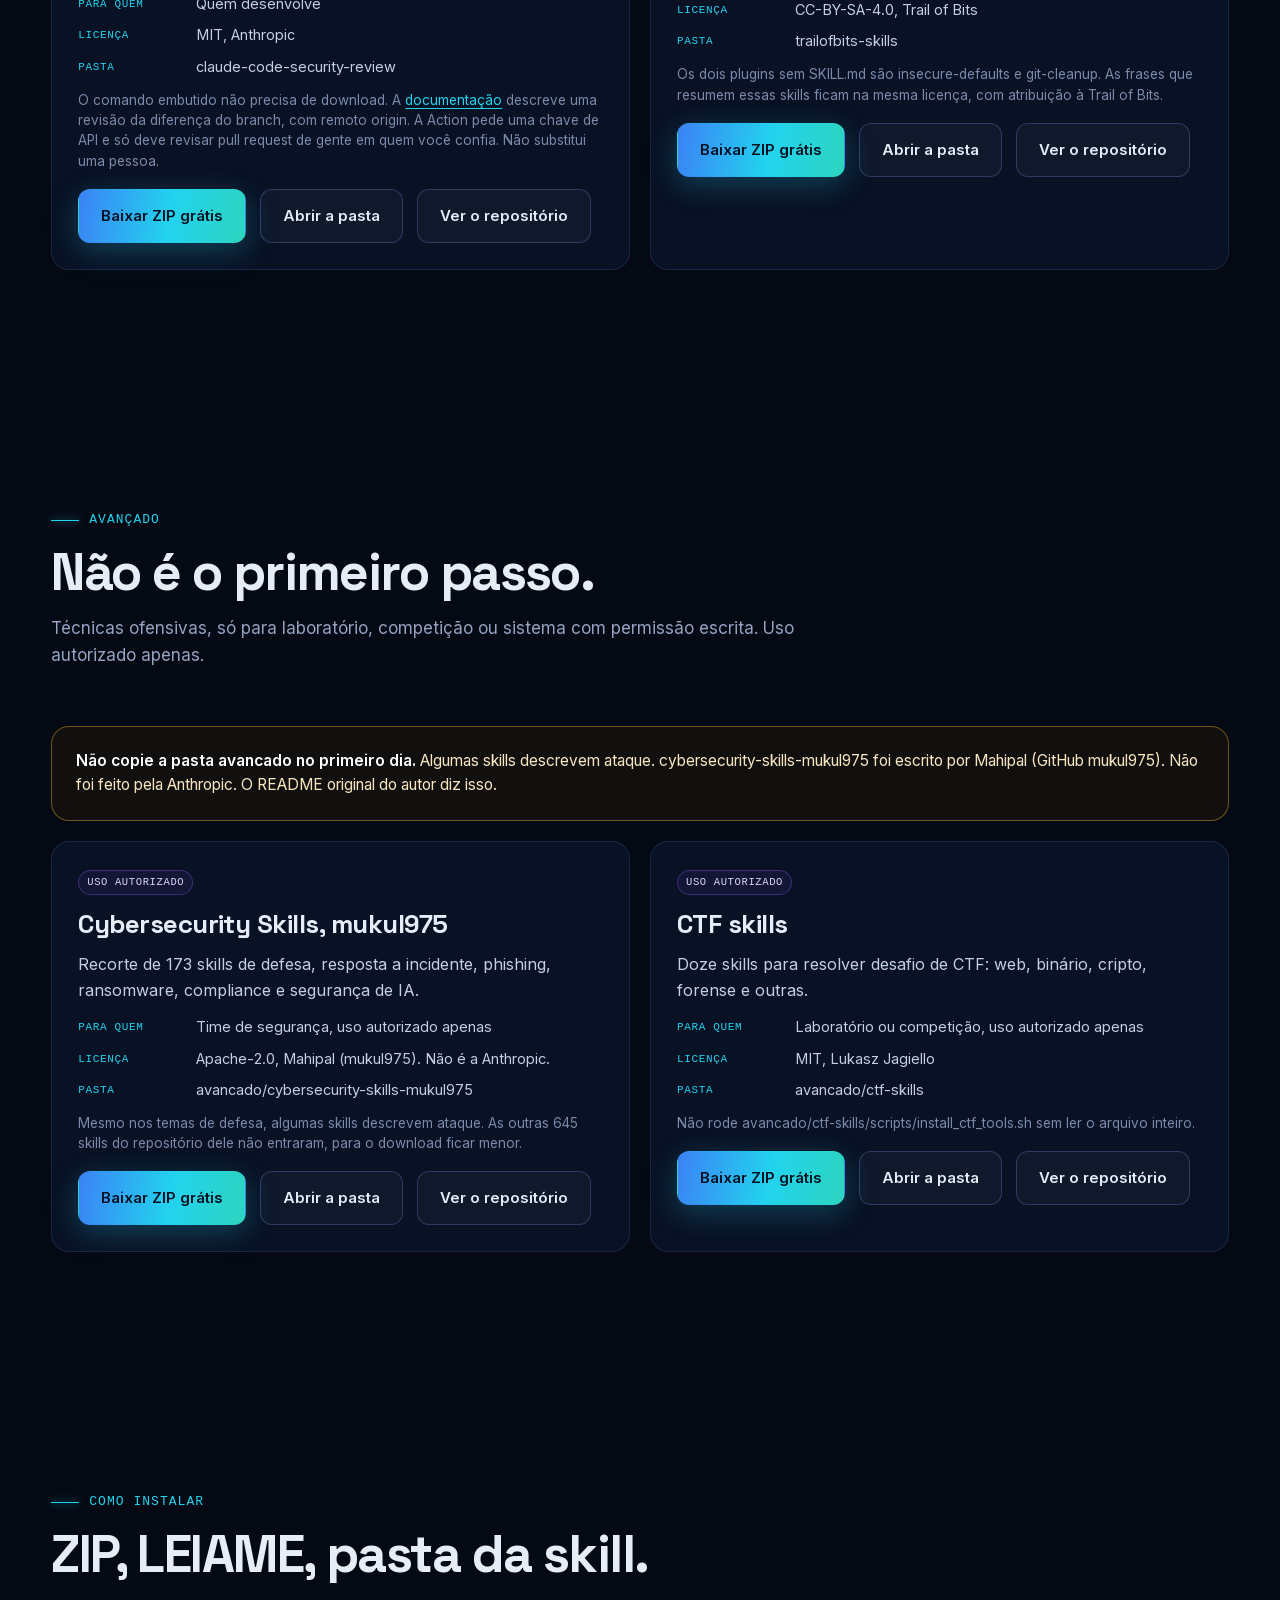
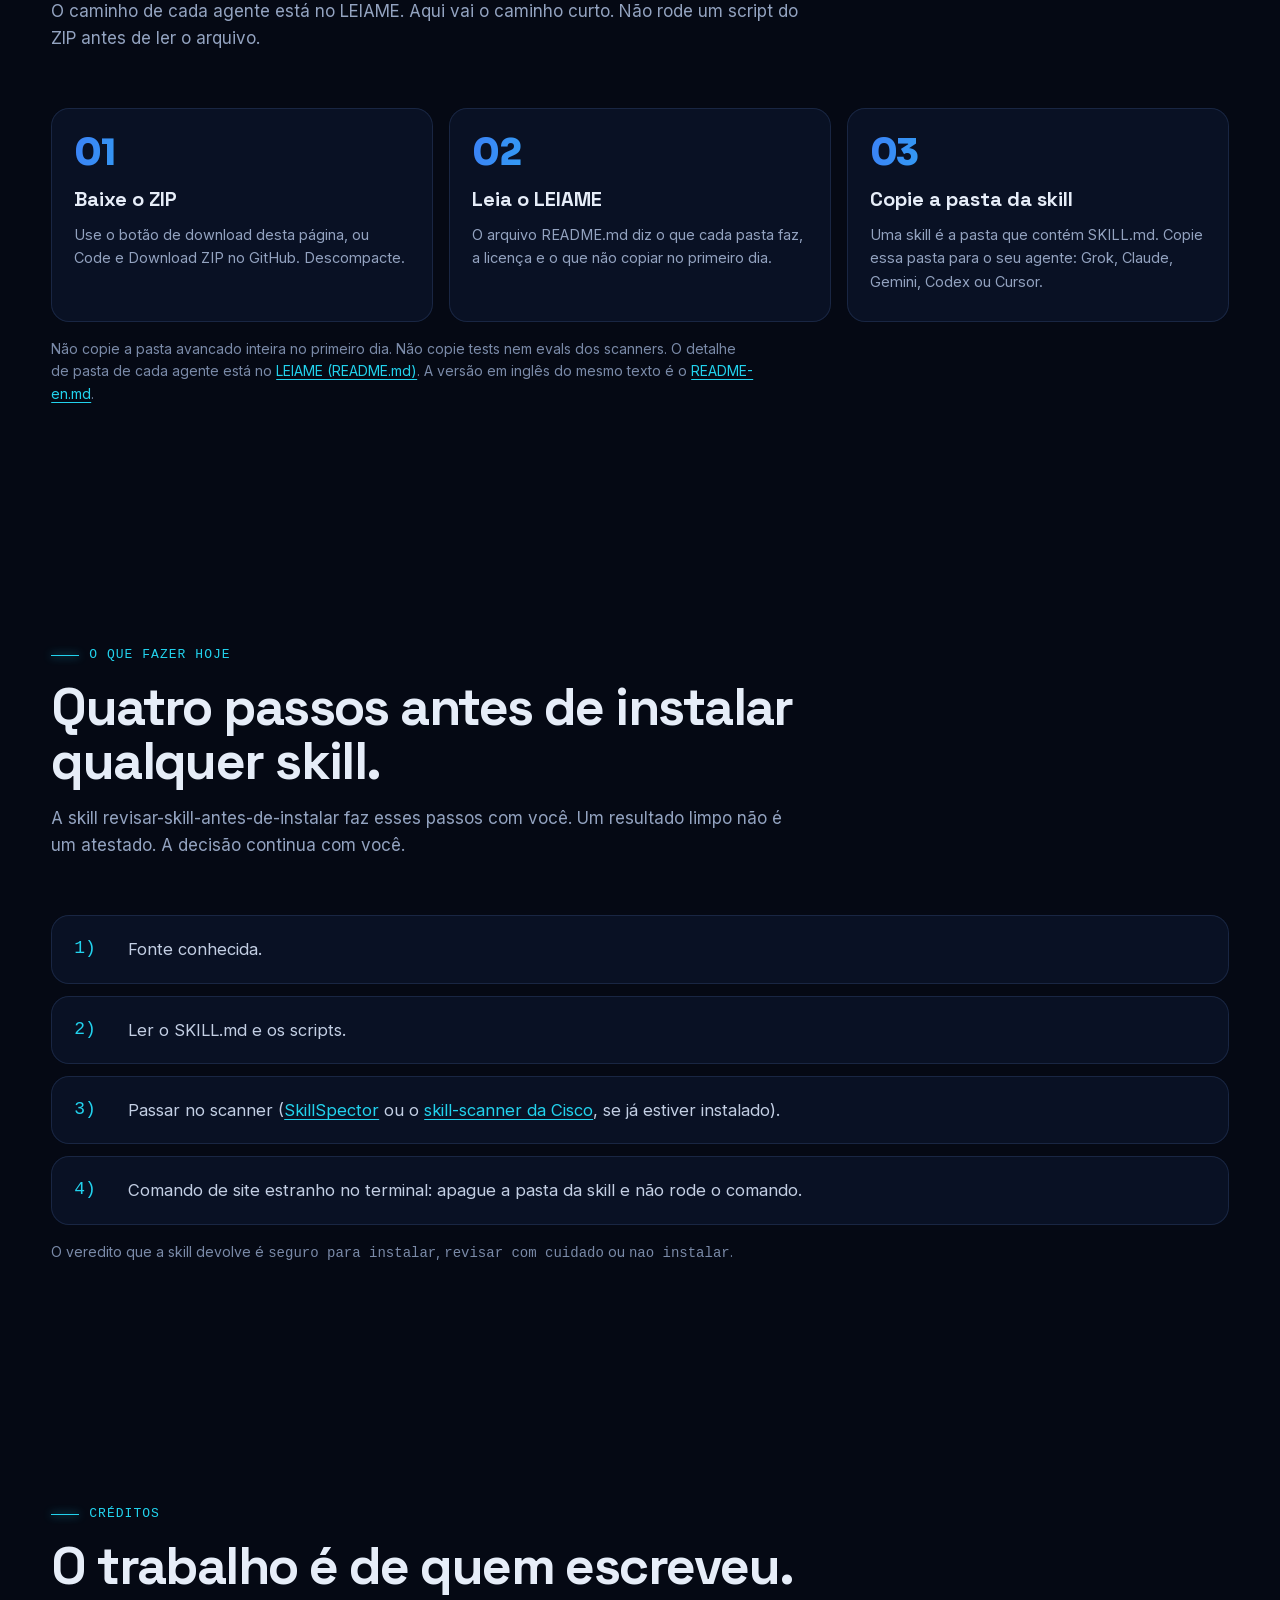
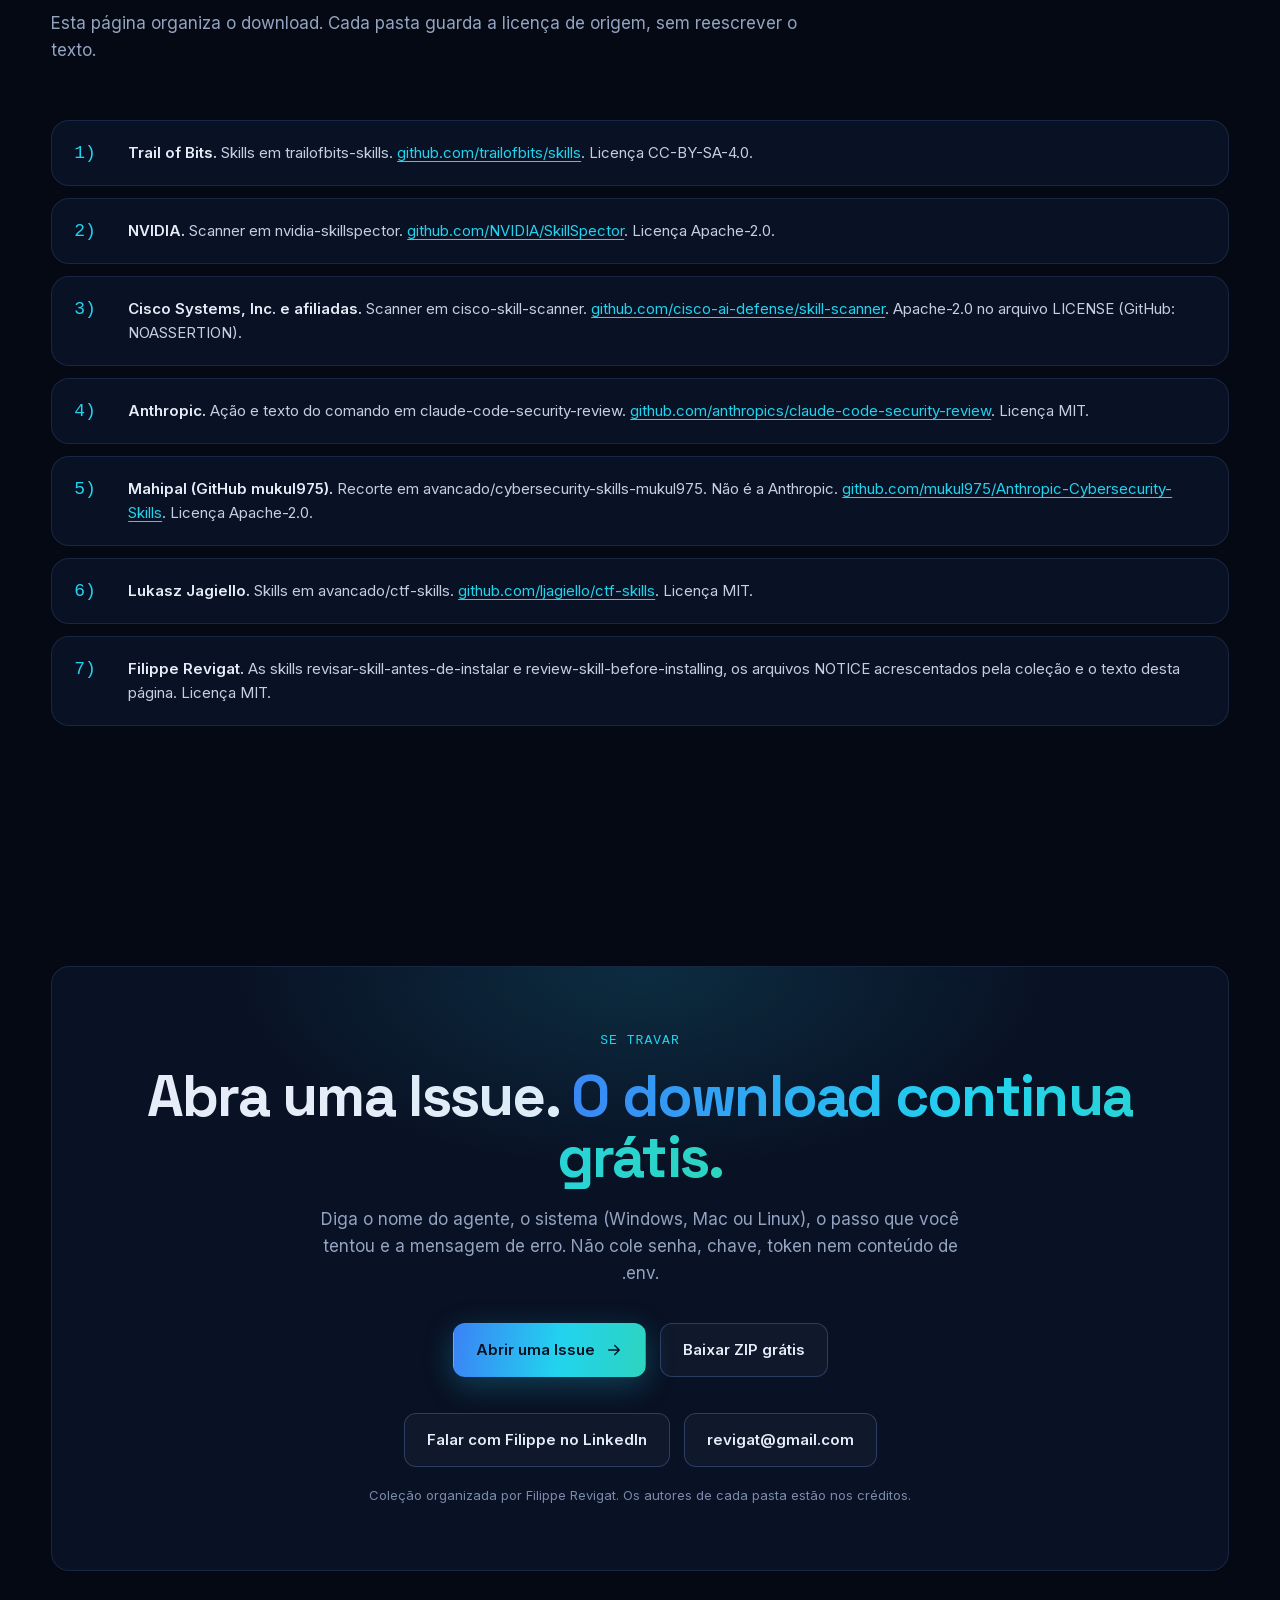
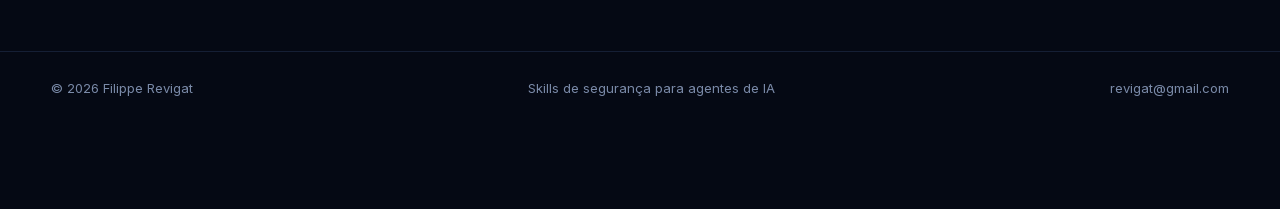
<file: skills-seguranca/index.html>
<!DOCTYPE html>
<html lang="pt-BR">
<head>
<meta charset="UTF-8">
<meta name="viewport" content="width=device-width, initial-scale=1">
<meta name="google-site-verification" content="bx5R7uaUIGKvdGbP1B0FQhD59mgnzWSswNiIkD972OI">
<!-- Google tag (gtag.js) -->
<script async src="https://www.googletagmanager.com/gtag/js?id=G-9262P1QYFR"></script>
<script>
  window.dataLayer = window.dataLayer || [];
  function gtag(){dataLayer.push(arguments);}
  gtag('js', new Date());

  gtag('config', 'G-9262P1QYFR');
</script>
<title>Skills de segurança para agentes de IA | Download grátis | Filippe Revigat</title>
<meta name="description" content="Skill instalada sem revisão pode deixar suas credenciais na mão de outra pessoa. Coleção grátis para Grok, Claude, Gemini, Codex e Cursor.">
<meta name="theme-color" content="#050914">
<meta name="author" content="Filippe Revigat">
<meta property="og:site_name" content="Filippe Revigat">
<meta property="og:title" content="Skills de segurança para agentes de IA | Download grátis">
<meta property="og:description" content="Skill instalada sem revisão pode deixar suas credenciais na mão de outra pessoa. Baixe a coleção grátis e olhe antes de instalar.">
<meta property="og:type" content="website">
<meta property="og:url" content="https://revigat.github.io/skills-seguranca/">
<meta property="og:locale" content="pt_BR">
<meta property="og:locale:alternate" content="en_US">
<meta property="og:image" content="https://revigat.github.io/skills-seguranca/assets/og.png">
<meta property="og:image:width" content="1200">
<meta property="og:image:height" content="630">
<meta property="og:image:alt" content="Alerta de segurança: skill instalada sem revisão pode deixar suas credenciais na mão de outra pessoa. Download grátis.">
<meta name="twitter:card" content="summary_large_image">
<meta name="twitter:title" content="Skills de segurança para agentes de IA | Download grátis">
<meta name="twitter:description" content="Skill instalada sem revisão pode deixar suas credenciais na mão de outra pessoa. Baixe a coleção grátis e olhe antes de instalar.">
<meta name="twitter:image" content="https://revigat.github.io/skills-seguranca/assets/og.png">
<meta name="twitter:image:alt" content="Alerta de segurança: skill instalada sem revisão pode deixar suas credenciais na mão de outra pessoa. Download grátis.">
<link rel="canonical" href="https://revigat.github.io/skills-seguranca/">
<link rel="alternate" hreflang="pt-BR" href="https://revigat.github.io/skills-seguranca/">
<link rel="alternate" hreflang="en" href="https://revigat.github.io/skills-seguranca/en/">
<link rel="alternate" hreflang="x-default" href="https://revigat.github.io/skills-seguranca/">
<link rel="preload" href="../assets/fonts/sora.woff2" as="font" type="font/woff2" crossorigin>
<link rel="stylesheet" href="../departamento-marketing/assets/styles.css">
<link rel="stylesheet" href="assets/extra.css">
<link rel="icon" href="data:image/svg+xml,%3Csvg xmlns='http://www.w3.org/2000/svg' viewBox='0 0 64 64'%3E%3Crect width='64' height='64' rx='14' fill='%23050914'/%3E%3Ctext x='50%25' y='58%25' text-anchor='middle' font-family='Arial' font-weight='700' font-size='28' fill='%2322d3ee'%3EFR%3C/text%3E%3C/svg%3E">
<script type="application/ld+json">
{
  "@context": "https://schema.org",
  "@graph": [
    {
      "@type": "Person",
      "@id": "https://revigat.github.io/#person",
      "name": "Filippe Revigat",
      "url": "https://revigat.github.io/",
      "image": "https://revigat.github.io/assets/filippe.webp",
      "jobTitle": "Especialista em Estratégia Digital, Marketing Digital e Inteligência Artificial",
      "email": "revigat@gmail.com",
      "description": "Especialista em Marketing Digital, Growth & Performance | IA aplicada a Negócios. Curitiba/PR.",
      "homeLocation": {
        "@type": "Place",
        "name": "Curitiba/PR"
      },
      "sameAs": [
        "https://www.linkedin.com/in/filippe-revigat"
      ],
      "knowsAbout": [
        "Estratégia Digital",
        "Marketing Digital",
        "Inteligência Artificial",
        "Agentes de IA",
        "Mídia paga",
        "Automação de marketing",
        "Growth",
        "Performance",
        "Dados e KPIs",
        "CRO",
        "Funis de conversão",
        "SEO",
        "Governança de IA",
        "IA aplicada a negócios",
        "IA e automação",
        "Data-driven",
        "Arquétipos de marca",
        "Teoria do aprendizado"
      ]
    },
    {
      "@type": "WebSite",
      "@id": "https://revigat.github.io/#website",
      "name": "Filippe Revigat",
      "url": "https://revigat.github.io/",
      "inLanguage": [
        "pt-BR",
        "en"
      ],
      "publisher": {
        "@id": "https://revigat.github.io/#person"
      }
    },
    {
      "@type": "WebPage",
      "@id": "https://revigat.github.io/skills-seguranca/#webpage",
      "url": "https://revigat.github.io/skills-seguranca/",
      "name": "Skills de segurança para agentes de IA | Download grátis | Filippe Revigat",
      "description": "Uma skill é um pacote de instruções que o agente de IA passa a seguir. Instalar sem olhar entrega um procedimento novo a um programa que já pode ler arquivo, usar a rede e esbarrar em senha. A coleção é grátis, para quem desenvolve e para quem dirige. Coleção organizada por Filippe Revigat. Os autores de cada pasta estão nos créditos.",
      "inLanguage": "pt-BR",
      "isPartOf": {
        "@id": "https://revigat.github.io/#website"
      },
      "about": {
        "@id": "https://revigat.github.io/skills-seguranca/#code"
      },
      "publisher": {
        "@id": "https://revigat.github.io/#person"
      },
      "copyrightHolder": {
        "@id": "https://revigat.github.io/#person"
      },
      "mainEntity": {
        "@id": "https://revigat.github.io/skills-seguranca/#code"
      },
      "breadcrumb": {
        "@id": "https://revigat.github.io/skills-seguranca/#breadcrumb"
      },
      "workTranslation": {
        "@id": "https://revigat.github.io/skills-seguranca/en/#webpage"
      }
    },
    {
      "@type": "SoftwareSourceCode",
      "@id": "https://revigat.github.io/skills-seguranca/#code",
      "name": "Skills de segurança para agentes de IA",
      "description": "Uma skill é um pacote de instruções que o agente de IA passa a seguir. Instalar sem olhar entrega um procedimento novo a um programa que já pode ler arquivo, usar a rede e esbarrar em senha. A coleção é grátis, para quem desenvolve e para quem dirige. Coleção organizada por Filippe Revigat. Os autores de cada pasta estão nos créditos.",
      "url": "https://revigat.github.io/skills-seguranca/",
      "inLanguage": "pt-BR",
      "codeRepository": "https://github.com/Revigat/skills-seguranca-ia",
      "isAccessibleForFree": true,
      "license": {
        "@type": "CreativeWork",
        "name": "Cada pasta guarda a licença de origem, sem reescrever o texto."
      },
      "author": {
        "@id": "https://revigat.github.io/#person"
      },
      "provider": {
        "@id": "https://revigat.github.io/#person"
      },
      "workTranslation": {
        "@id": "https://revigat.github.io/skills-seguranca/en/#code"
      }
    },
    {
      "@type": "BreadcrumbList",
      "@id": "https://revigat.github.io/skills-seguranca/#breadcrumb",
      "itemListElement": [
        {
          "@type": "ListItem",
          "position": 1,
          "name": "Início",
          "item": "https://revigat.github.io/"
        },
        {
          "@type": "ListItem",
          "position": 2,
          "name": "Skills de segurança para agentes de IA",
          "item": "https://revigat.github.io/skills-seguranca/"
        }
      ]
    }
  ]
}
</script>
</head>
<body>
<a class="skip" href="#conteudo">Pular para o conteúdo</a>
<div class="progress" id="progress"></div>
<svg width="0" height="0" style="position:absolute" aria-hidden="true">
  <symbol id="i-arrow" viewBox="0 0 24 24"><path fill="none" stroke="currentColor" stroke-width="1.8" stroke-linecap="round" stroke-linejoin="round" d="M5 12h14M13 6l6 6-6 6"/></symbol>
  <symbol id="i-skillfile" viewBox="0 0 24 24"><g fill="none" stroke="currentColor" stroke-width="1.8" stroke-linecap="round" stroke-linejoin="round"><path d="M7 3.5h6.2L19 9.3V19.5A1.5 1.5 0 0 1 17.5 21h-10A1.5 1.5 0 0 1 6 19.5v-14A1.5 1.5 0 0 1 7 3.5z"/><path d="M13.2 3.5V9.3H19"/><path d="M8.8 13.5h6.4M8.8 16.8h4.4"/></g></symbol>
  <symbol id="i-zip" viewBox="0 0 24 24"><g fill="none" stroke="currentColor" stroke-width="1.8" stroke-linecap="round" stroke-linejoin="round"><path d="M7 3.5h7l5 5V20a1.5 1.5 0 0 1-1.5 1.5h-10A1.5 1.5 0 0 1 6 20V5A1.5 1.5 0 0 1 7.5 3.5H7z"/><path d="M14 3.5V8.5h5M9 8h2M9 11h2M9 14h2"/></g></symbol>
</svg>

<header class="nav" id="nav">
  <div class="wrap">
    <a href="/" class="logo" aria-label="Voltar ao portfólio de Filippe Revigat"><span class="logo-mark">FR</span><span>← Filippe Revigat</span></a>
    <nav class="nav-links" id="navLinks">
      <a href="#alerta">O alerta</a>
      <a href="#colecao">As skills</a>
      <a href="#avancado">Avançado</a>
      <a href="#como">Instalar</a>
      <a href="#hoje">Hoje</a>
      <a href="https://github.com/Revigat/skills-seguranca-ia" target="_blank" rel="noopener">GitHub</a>
    </nav>
    <div class="nav-tools">
      <nav class="lang-switch" aria-label="Idioma">
        <a href="/skills-seguranca/" hreflang="pt-BR" lang="pt-BR" aria-current="page" aria-label="Português">PT</a>
        <a href="/skills-seguranca/en/" hreflang="en" lang="en" aria-label="English">EN</a>
      </nav>
      <a class="nav-cta" href="https://github.com/Revigat/skills-seguranca-ia/archive/refs/heads/main.zip">Baixar ZIP grátis</a>
      <button class="burger" id="burger" aria-label="Abrir menu" aria-expanded="false" type="button" data-open="Abrir menu" data-close="Fechar menu"><span></span><span></span><span></span></button>
    </div>
  </div>
</header>

<section class="hero" id="top">
  <canvas id="net" aria-hidden="true"></canvas>
  <div class="wrap hero-grid">
    <div>
      <span class="eyebrow"><span class="dot" aria-hidden="true"></span> Alerta de segurança</span>
      <h1>Uma skill instalada sem revisão pode deixar suas credenciais na mão de outra pessoa.</h1>
      <p class="title">Uma skill é um pacote de instruções que o agente de IA passa a seguir. Instalar sem olhar entrega um procedimento novo a um programa que já pode ler arquivo, usar a rede e esbarrar em senha. A coleção é grátis, para quem desenvolve e para quem dirige.</p>
      <div class="ctas">
        <a class="btn btn-primary" href="https://github.com/Revigat/skills-seguranca-ia/archive/refs/heads/main.zip">Baixar ZIP grátis <svg><use href="#i-arrow"/></svg></a>
        <a class="btn btn-ghost" href="https://github.com/Revigat/skills-seguranca-ia" target="_blank" rel="noopener">Ver no GitHub</a>
        <a class="btn btn-ghost" href="#colecao">Ver as skills</a>
      </div>
      <div class="hero-meta">
        <span><b>Grátis</b> para baixar</span>
        <span><b>Antes</b> de instalar</span>
        <span><b>5</b> agentes</span>
      </div>
    </div>
    <div class="term reveal" aria-label="Exemplo de revisão antes de instalar">
      <div class="term-head"><i></i><i></i><i></i><b>revisar skill</b></div>
      <pre><span class="c"># Antes de instalar</span>
<span class="p">&gt;</span> <span class="k">revisar</span> <span class="n">a skill nova</span>
<span class="s">Lendo o arquivo e os scripts…</span>
<span class="ok">✓</span> fonte conhecida
<span class="p">!</span> padrão que merece revisão
<span class="p">Veredito:</span> <span class="n">revisar com cuidado</span>

<span class="c"># Scanner limpo também não é atestado.</span></pre>
    </div>
  </div>
  <div class="compat wrap">
    <p class="compat-kicker">Agentes compatíveis</p>
    <ul class="compat-list">
      <li>
        <span class="compat-ico brand-grok" aria-hidden="true"><img src="../departamento-marketing/assets/logo-grok.svg" alt="" width="18" height="18"></span>
        <span class="compat-txt"><b>Grok</b></span>
      </li>
      <li>
        <span class="compat-ico brand-claude" aria-hidden="true"><img src="../departamento-marketing/assets/logo-claude.svg" alt="" width="18" height="18"></span>
        <span class="compat-txt"><b>Claude</b></span>
      </li>
      <li>
        <span class="compat-ico" aria-hidden="true"><svg><use href="#i-skillfile"/></svg></span>
        <span class="compat-txt"><b>Gemini</b></span>
      </li>
      <li>
        <span class="compat-ico" aria-hidden="true"><svg><use href="#i-skillfile"/></svg></span>
        <span class="compat-txt"><b>Codex</b></span>
      </li>
      <li>
        <span class="compat-ico" aria-hidden="true"><svg><use href="#i-skillfile"/></svg></span>
        <span class="compat-txt"><b>Cursor</b></span>
      </li>
    </ul>
    <p class="compat-note">Copie a pasta que contém o arquivo SKILL.md. O caminho de cada agente está no LEIAME.</p>
  </div>
</section>

<main id="conteudo">
<section id="alerta">
  <div class="wrap">
    <div class="sec-head reveal">
      <div class="sec-tag">O ALERTA</div>
      <h2>Dois relatos públicos. Nenhum diz que toda skill é malware.</h2>
      <p>Os números vêm das fontes, com link. Eles pedem revisão. Não são um atestado contra a skill que você já usa, nem a favor dela.</p>
    </div>
    <div class="inside-grid">
      <article class="card inside reveal">
        <div class="num">31.132</div>
        <h3>skills analisadas</h3>
        <p>Estudo Agent Skills in the Wild, de Yi Liu e colegas, janeiro de 2026. Skills tiradas de marketplaces.</p>
      </article>
      <article class="card inside reveal d1">
        <div class="num">26,1%</div>
        <h3>merecem revisão</h3>
        <p>Ao menos um padrão que merece revisão. O próprio artigo pede para ler esse número assim, não como malware confirmado.</p>
      </article>
      <article class="card inside reveal d2">
        <div class="num">5,2%</div>
        <h3>alta gravidade</h3>
        <p>Padrões que sugerem intenção maliciosa, como código ofuscado, instrução escondida, coleta de credencial ou busca de script externo.</p>
      </article>
      <article class="card inside reveal d3">
        <div class="num">341</div>
        <h3>skills maliciosas</h3>
        <p>A Koi Security achou 341 skills maliciosas no ClawHub, a loja do OpenClaw. A matéria descreve roubo de senhas, chaves SSH e chaves de API.</p>
      </article>
    </div>
    <p class="sources reveal">Fontes: <a href="https://arxiv.org/abs/2601.10338" target="_blank" rel="noopener">arXiv, Agent Skills in the Wild</a> · <a href="https://thehackernews.com/2026/02/researchers-find-341-malicious-clawhub.html" target="_blank" rel="noopener">The Hacker News, sobre a Koi Security</a></p>
    <p class="fine reveal">Yi Liu e colegas escreveram o estudo. A Koi Security fez a auditoria citada pela The Hacker News. Eles não escreveram esta coleção. Um scanner que não acha nada também não é um atestado.</p>
  </div>
</section>

<section id="colecao">
  <div class="wrap">
    <div class="sec-head reveal">
      <div class="sec-tag">A COLEÇÃO</div>
      <h2>Baixe grátis. Instale só o que fizer sentido.</h2>
      <p>Cada cartão abre a pasta no GitHub, o ZIP da coleção inteira e o repositório. O crédito é do autor original. A licença da pasta não muda.</p>
    </div>
    <div class="pack">
      <article class="card skill-card featured reveal" id="revisar">
        <div class="cat-pill c1">Comece por aqui</div>
        <h3>revisar-skill-antes-de-instalar</h3>
        <p class="sum">Ensina o agente a ler uma skill antes de instalar e a devolver um veredito simples.</p>
        <ul class="meta">
          <li><b>Para quem</b><span>Qualquer pessoa</span></li>
          <li><b>Licença</b><span>MIT, Filippe Revigat</span></li>
          <li><b>Pasta</b><span>skills/revisar-skill-antes-de-instalar</span></li>
        </ul>
        <p class="note">A mesma revisão, em inglês, está na pasta <a href="https://github.com/Revigat/skills-seguranca-ia/tree/main/skills/review-skill-before-installing" target="_blank" rel="noopener">skills/review-skill-before-installing</a>. Instale o idioma em que você conversa com o agente. As duas podem ficar juntas.</p>
        <div class="ctas">
          <a class="btn btn-primary" href="https://github.com/Revigat/skills-seguranca-ia/archive/refs/heads/main.zip">Baixar ZIP grátis <span class="sr-only">da coleção, com revisar-skill-antes-de-instalar</span></a>
          <a class="btn btn-ghost" href="https://github.com/Revigat/skills-seguranca-ia/tree/main/skills/revisar-skill-antes-de-instalar" target="_blank" rel="noopener">Abrir a pasta</a>
          <a class="btn btn-ghost" href="https://github.com/Revigat/skills-seguranca-ia" target="_blank" rel="noopener">Ver o repositório</a>
        </div>
      </article>

      <article class="card skill-card reveal" id="nvidia">
        <div class="cat-pill c2">Antes de instalar</div>
        <h3>NVIDIA SkillSpector</h3>
        <p class="sum">Varre uma skill em busca de padrão perigoso antes da instalação. Também traz a skill skill-inspector.</p>
        <ul class="meta">
          <li><b>Para quem</b><span>Qualquer pessoa, antes de instalar</span></li>
          <li><b>Licença</b><span>Apache-2.0, <a href="https://github.com/NVIDIA/SkillSpector" target="_blank" rel="noopener">NVIDIA</a></span></li>
          <li><b>Pasta</b><span>nvidia-skillspector</span></li>
        </ul>
        <p class="note">Não instale as pastas de teste (tests, evals, fixtures) como skill. Elas existem para o scanner errar ou acertar.</p>
        <div class="ctas">
          <a class="btn btn-primary" href="https://github.com/Revigat/skills-seguranca-ia/archive/refs/heads/main.zip">Baixar ZIP grátis <span class="sr-only">da coleção, com o SkillSpector</span></a>
          <a class="btn btn-ghost" href="https://github.com/Revigat/skills-seguranca-ia/tree/main/nvidia-skillspector" target="_blank" rel="noopener">Abrir a pasta</a>
          <a class="btn btn-ghost" href="https://github.com/Revigat/skills-seguranca-ia" target="_blank" rel="noopener">Ver o repositório</a>
        </div>
      </article>

      <article class="card skill-card reveal d1" id="cisco">
        <div class="cat-pill c2">Antes de instalar</div>
        <h3>Cisco skill-scanner</h3>
        <p class="sum">Varre uma skill com regras, análise de código e, se você configurar, um modelo.</p>
        <ul class="meta">
          <li><b>Para quem</b><span>Qualquer pessoa, antes de instalar</span></li>
          <li><b>Licença</b><span>Apache-2.0 no arquivo LICENSE (GitHub: NOASSERTION). <a href="https://github.com/cisco-ai-defense/skill-scanner" target="_blank" rel="noopener">Cisco Systems, Inc. e afiliadas</a></span></li>
          <li><b>Pasta</b><span>cisco-skill-scanner</span></li>
        </ul>
        <p class="note">Não instale as pastas de teste como skill.</p>
        <div class="ctas">
          <a class="btn btn-primary" href="https://github.com/Revigat/skills-seguranca-ia/archive/refs/heads/main.zip">Baixar ZIP grátis <span class="sr-only">da coleção, com o skill-scanner</span></a>
          <a class="btn btn-ghost" href="https://github.com/Revigat/skills-seguranca-ia/tree/main/cisco-skill-scanner" target="_blank" rel="noopener">Abrir a pasta</a>
          <a class="btn btn-ghost" href="https://github.com/Revigat/skills-seguranca-ia" target="_blank" rel="noopener">Ver o repositório</a>
        </div>
      </article>

      <article class="card skill-card reveal" id="claude">
        <div class="cat-pill c3">Quem desenvolve</div>
        <h3>Claude Code, /security-review</h3>
        <p class="sum">A pasta traz a Action que comenta o pull request e o texto para personalizar o comando /security-review, que o Claude Code já inclui.</p>
        <ul class="meta">
          <li><b>Para quem</b><span>Quem desenvolve</span></li>
          <li><b>Licença</b><span>MIT, <a href="https://github.com/anthropics/claude-code-security-review" target="_blank" rel="noopener">Anthropic</a></span></li>
          <li><b>Pasta</b><span>claude-code-security-review</span></li>
        </ul>
        <p class="note">O comando embutido não precisa de download. A <a href="https://code.claude.com/docs/en/commands" target="_blank" rel="noopener">documentação</a> descreve uma revisão da diferença do branch, com remoto origin. A Action pede uma chave de API e só deve revisar pull request de gente em quem você confia. Não substitui uma pessoa.</p>
        <div class="ctas">
          <a class="btn btn-primary" href="https://github.com/Revigat/skills-seguranca-ia/archive/refs/heads/main.zip">Baixar ZIP grátis <span class="sr-only">da coleção, com a revisão do Claude Code</span></a>
          <a class="btn btn-ghost" href="https://github.com/Revigat/skills-seguranca-ia/tree/main/claude-code-security-review" target="_blank" rel="noopener">Abrir a pasta</a>
          <a class="btn btn-ghost" href="https://github.com/Revigat/skills-seguranca-ia" target="_blank" rel="noopener">Ver o repositório</a>
        </div>
      </article>

      <article class="card skill-card reveal d1" id="trailofbits">
        <div class="cat-pill c4">Código</div>
        <h3>Trail of Bits</h3>
        <p class="sum">Revisa código, dependência, teste, contrato e configuração insegura. São 99 skills e 2 plugins sem SKILL.md.</p>
        <ul class="meta">
          <li><b>Para quem</b><span>Quem desenvolve ou revisa código</span></li>
          <li><b>Licença</b><span>CC-BY-SA-4.0, <a href="https://github.com/trailofbits/skills" target="_blank" rel="noopener">Trail of Bits</a></span></li>
          <li><b>Pasta</b><span>trailofbits-skills</span></li>
        </ul>
        <p class="note">Os dois plugins sem SKILL.md são insecure-defaults e git-cleanup. As frases que resumem essas skills ficam na mesma licença, com atribuição à Trail of Bits.</p>
        <div class="ctas">
          <a class="btn btn-primary" href="https://github.com/Revigat/skills-seguranca-ia/archive/refs/heads/main.zip">Baixar ZIP grátis <span class="sr-only">da coleção, com as skills da Trail of Bits</span></a>
          <a class="btn btn-ghost" href="https://github.com/Revigat/skills-seguranca-ia/tree/main/trailofbits-skills" target="_blank" rel="noopener">Abrir a pasta</a>
          <a class="btn btn-ghost" href="https://github.com/Revigat/skills-seguranca-ia" target="_blank" rel="noopener">Ver o repositório</a>
        </div>
      </article>
    </div>
  </div>
</section>

<section id="avancado">
  <div class="wrap">
    <div class="sec-head reveal">
      <div class="sec-tag">AVANÇADO</div>
      <h2>Não é o primeiro passo.</h2>
      <p>Técnicas ofensivas, só para laboratório, competição ou sistema com permissão escrita. Uso autorizado apenas.</p>
    </div>
    <div class="card warn reveal">
      <p><strong>Não copie a pasta avancado no primeiro dia.</strong> Algumas skills descrevem ataque. cybersecurity-skills-mukul975 foi escrito por Mahipal (GitHub mukul975). Não foi feito pela Anthropic. O README original do autor diz isso.</p>
    </div>
    <div class="pack">
      <article class="card skill-card reveal" id="mukul">
        <div class="cat-pill c3">Uso autorizado</div>
        <h3>Cybersecurity Skills, mukul975</h3>
        <p class="sum">Recorte de 173 skills de defesa, resposta a incidente, phishing, ransomware, compliance e segurança de IA.</p>
        <ul class="meta">
          <li><b>Para quem</b><span>Time de segurança, uso autorizado apenas</span></li>
          <li><b>Licença</b><span>Apache-2.0, <a href="https://github.com/mukul975/Anthropic-Cybersecurity-Skills" target="_blank" rel="noopener">Mahipal (mukul975)</a>. Não é a Anthropic.</span></li>
          <li><b>Pasta</b><span>avancado/cybersecurity-skills-mukul975</span></li>
        </ul>
        <p class="note">Mesmo nos temas de defesa, algumas skills descrevem ataque. As outras 645 skills do repositório dele não entraram, para o download ficar menor.</p>
        <div class="ctas">
          <a class="btn btn-primary" href="https://github.com/Revigat/skills-seguranca-ia/archive/refs/heads/main.zip">Baixar ZIP grátis <span class="sr-only">da coleção, com o recorte de mukul975</span></a>
          <a class="btn btn-ghost" href="https://github.com/Revigat/skills-seguranca-ia/tree/main/avancado/cybersecurity-skills-mukul975" target="_blank" rel="noopener">Abrir a pasta</a>
          <a class="btn btn-ghost" href="https://github.com/Revigat/skills-seguranca-ia" target="_blank" rel="noopener">Ver o repositório</a>
        </div>
      </article>

      <article class="card skill-card reveal d1" id="ctf">
        <div class="cat-pill c3">Uso autorizado</div>
        <h3>CTF skills</h3>
        <p class="sum">Doze skills para resolver desafio de CTF: web, binário, cripto, forense e outras.</p>
        <ul class="meta">
          <li><b>Para quem</b><span>Laboratório ou competição, uso autorizado apenas</span></li>
          <li><b>Licença</b><span>MIT, <a href="https://github.com/ljagiello/ctf-skills" target="_blank" rel="noopener">Lukasz Jagiello</a></span></li>
          <li><b>Pasta</b><span>avancado/ctf-skills</span></li>
        </ul>
        <p class="note">Não rode avancado/ctf-skills/scripts/install_ctf_tools.sh sem ler o arquivo inteiro.</p>
        <div class="ctas">
          <a class="btn btn-primary" href="https://github.com/Revigat/skills-seguranca-ia/archive/refs/heads/main.zip">Baixar ZIP grátis <span class="sr-only">da coleção, com as skills de CTF</span></a>
          <a class="btn btn-ghost" href="https://github.com/Revigat/skills-seguranca-ia/tree/main/avancado/ctf-skills" target="_blank" rel="noopener">Abrir a pasta</a>
          <a class="btn btn-ghost" href="https://github.com/Revigat/skills-seguranca-ia" target="_blank" rel="noopener">Ver o repositório</a>
        </div>
      </article>
    </div>
  </div>
</section>

<section id="como">
  <div class="wrap">
    <div class="sec-head reveal">
      <div class="sec-tag">COMO INSTALAR</div>
      <h2>ZIP, LEIAME, pasta da skill.</h2>
      <p>O caminho de cada agente está no LEIAME. Aqui vai o caminho curto. Não rode um script do ZIP antes de ler o arquivo.</p>
    </div>
    <div class="steps">
      <article class="card step reveal">
        <div class="n">01</div>
        <h3>Baixe o ZIP</h3>
        <p>Use o botão de download desta página, ou Code e Download ZIP no GitHub. Descompacte.</p>
      </article>
      <article class="card step reveal d1">
        <div class="n">02</div>
        <h3>Leia o LEIAME</h3>
        <p>O arquivo README.md diz o que cada pasta faz, a licença e o que não copiar no primeiro dia.</p>
      </article>
      <article class="card step reveal d2">
        <div class="n">03</div>
        <h3>Copie a pasta da skill</h3>
        <p>Uma skill é a pasta que contém SKILL.md. Copie essa pasta para o seu agente: Grok, Claude, Gemini, Codex ou Cursor.</p>
      </article>
    </div>
    <p class="fine reveal">Não copie a pasta avancado inteira no primeiro dia. Não copie tests nem evals dos scanners. O detalhe de pasta de cada agente está no <a href="https://github.com/Revigat/skills-seguranca-ia/blob/main/README.md" target="_blank" rel="noopener">LEIAME (README.md)</a>. A versão em inglês do mesmo texto é o <a href="https://github.com/Revigat/skills-seguranca-ia/blob/main/README-en.md" target="_blank" rel="noopener">README-en.md</a>.</p>
  </div>
</section>

<section id="hoje">
  <div class="wrap">
    <div class="sec-head reveal">
      <div class="sec-tag">O QUE FAZER HOJE</div>
      <h2>Quatro passos antes de instalar qualquer skill.</h2>
      <p>A skill revisar-skill-antes-de-instalar faz esses passos com você. Um resultado limpo não é um atestado. A decisão continua com você.</p>
    </div>
    <ol class="today">
      <li class="card reveal">Fonte conhecida.</li>
      <li class="card reveal d1">Ler o SKILL.md e os scripts.</li>
      <li class="card reveal d2">Passar no scanner (<a href="#nvidia">SkillSpector</a> ou o <a href="#cisco">skill-scanner da Cisco</a>, se já estiver instalado).</li>
      <li class="card reveal d3">Comando de site estranho no terminal: apague a pasta da skill e não rode o comando.</li>
    </ol>
    <p class="fine reveal">O veredito que a skill devolve é <span class="mono">seguro para instalar</span>, <span class="mono">revisar com cuidado</span> ou <span class="mono">nao instalar</span>.</p>
  </div>
</section>

<section id="creditos">
  <div class="wrap">
    <div class="sec-head reveal">
      <div class="sec-tag">CRÉDITOS</div>
      <h2>O trabalho é de quem escreveu.</h2>
      <p>Esta página organiza o download. Cada pasta guarda a licença de origem, sem reescrever o texto.</p>
    </div>
    <ol class="credits">
      <li class="card reveal"><b>Trail of Bits.</b> Skills em trailofbits-skills. <a href="https://github.com/trailofbits/skills" target="_blank" rel="noopener">github.com/trailofbits/skills</a>. Licença CC-BY-SA-4.0.</li>
      <li class="card reveal"><b>NVIDIA.</b> Scanner em nvidia-skillspector. <a href="https://github.com/NVIDIA/SkillSpector" target="_blank" rel="noopener">github.com/NVIDIA/SkillSpector</a>. Licença Apache-2.0.</li>
      <li class="card reveal"><b>Cisco Systems, Inc. e afiliadas.</b> Scanner em cisco-skill-scanner. <a href="https://github.com/cisco-ai-defense/skill-scanner" target="_blank" rel="noopener">github.com/cisco-ai-defense/skill-scanner</a>. Apache-2.0 no arquivo LICENSE (GitHub: NOASSERTION).</li>
      <li class="card reveal"><b>Anthropic.</b> Ação e texto do comando em claude-code-security-review. <a href="https://github.com/anthropics/claude-code-security-review" target="_blank" rel="noopener">github.com/anthropics/claude-code-security-review</a>. Licença MIT.</li>
      <li class="card reveal"><b>Mahipal (GitHub mukul975).</b> Recorte em avancado/cybersecurity-skills-mukul975. Não é a Anthropic. <a href="https://github.com/mukul975/Anthropic-Cybersecurity-Skills" target="_blank" rel="noopener">github.com/mukul975/Anthropic-Cybersecurity-Skills</a>. Licença Apache-2.0.</li>
      <li class="card reveal"><b>Lukasz Jagiello.</b> Skills em avancado/ctf-skills. <a href="https://github.com/ljagiello/ctf-skills" target="_blank" rel="noopener">github.com/ljagiello/ctf-skills</a>. Licença MIT.</li>
      <li class="card reveal"><b>Filippe Revigat.</b> As skills revisar-skill-antes-de-instalar e review-skill-before-installing, os arquivos NOTICE acrescentados pela coleção e o texto desta página. Licença MIT.</li>
    </ol>
  </div>
</section>

<section class="buy" id="ajuda">
  <div class="wrap">
    <div class="card buy-box reveal">
      <div class="sec-tag center">SE TRAVAR</div>
      <h2>Abra uma Issue. <span class="grad-text">O download continua grátis.</span></h2>
      <p class="lead">Diga o nome do agente, o sistema (Windows, Mac ou Linux), o passo que você tentou e a mensagem de erro. Não cole senha, chave, token nem conteúdo de .env.</p>
      <div class="ctas">
        <a class="btn btn-primary" href="https://github.com/Revigat/skills-seguranca-ia/issues" target="_blank" rel="noopener">Abrir uma Issue <svg><use href="#i-arrow"/></svg></a>
        <a class="btn btn-ghost" href="https://github.com/Revigat/skills-seguranca-ia/archive/refs/heads/main.zip">Baixar ZIP grátis</a>
      </div>
      <div class="ctas">
        <a class="btn btn-ghost" href="https://www.linkedin.com/in/filippe-revigat" target="_blank" rel="noopener">Falar com Filippe no LinkedIn</a>
        <a class="btn btn-ghost" href="mailto:revigat@gmail.com">revigat@gmail.com</a>
      </div>
      <p class="buy-fine">Coleção organizada por Filippe Revigat. Os autores de cada pasta estão nos créditos.</p>
    </div>
  </div>
</section>
</main>

<footer>
  <div class="wrap">
    <span>© <span id="y"></span> Filippe Revigat</span>
    <span>Skills de segurança para agentes de IA</span>
    <a href="mailto:revigat@gmail.com">revigat@gmail.com</a>
  </div>
</footer>

<div class="sticky" id="stickyCta" hidden>
  <div class="wrap">
    <div class="info">
      <strong>Skills de segurança</strong>
      <span>Download grátis</span>
    </div>
    <a class="btn btn-primary" href="https://github.com/Revigat/skills-seguranca-ia/archive/refs/heads/main.zip">Baixar ZIP</a>
  </div>
</div>

<noscript><style>.reveal{opacity:1;transform:none}</style></noscript>
<script src="assets/app.js" defer></script>
</body>
</html>
</file>
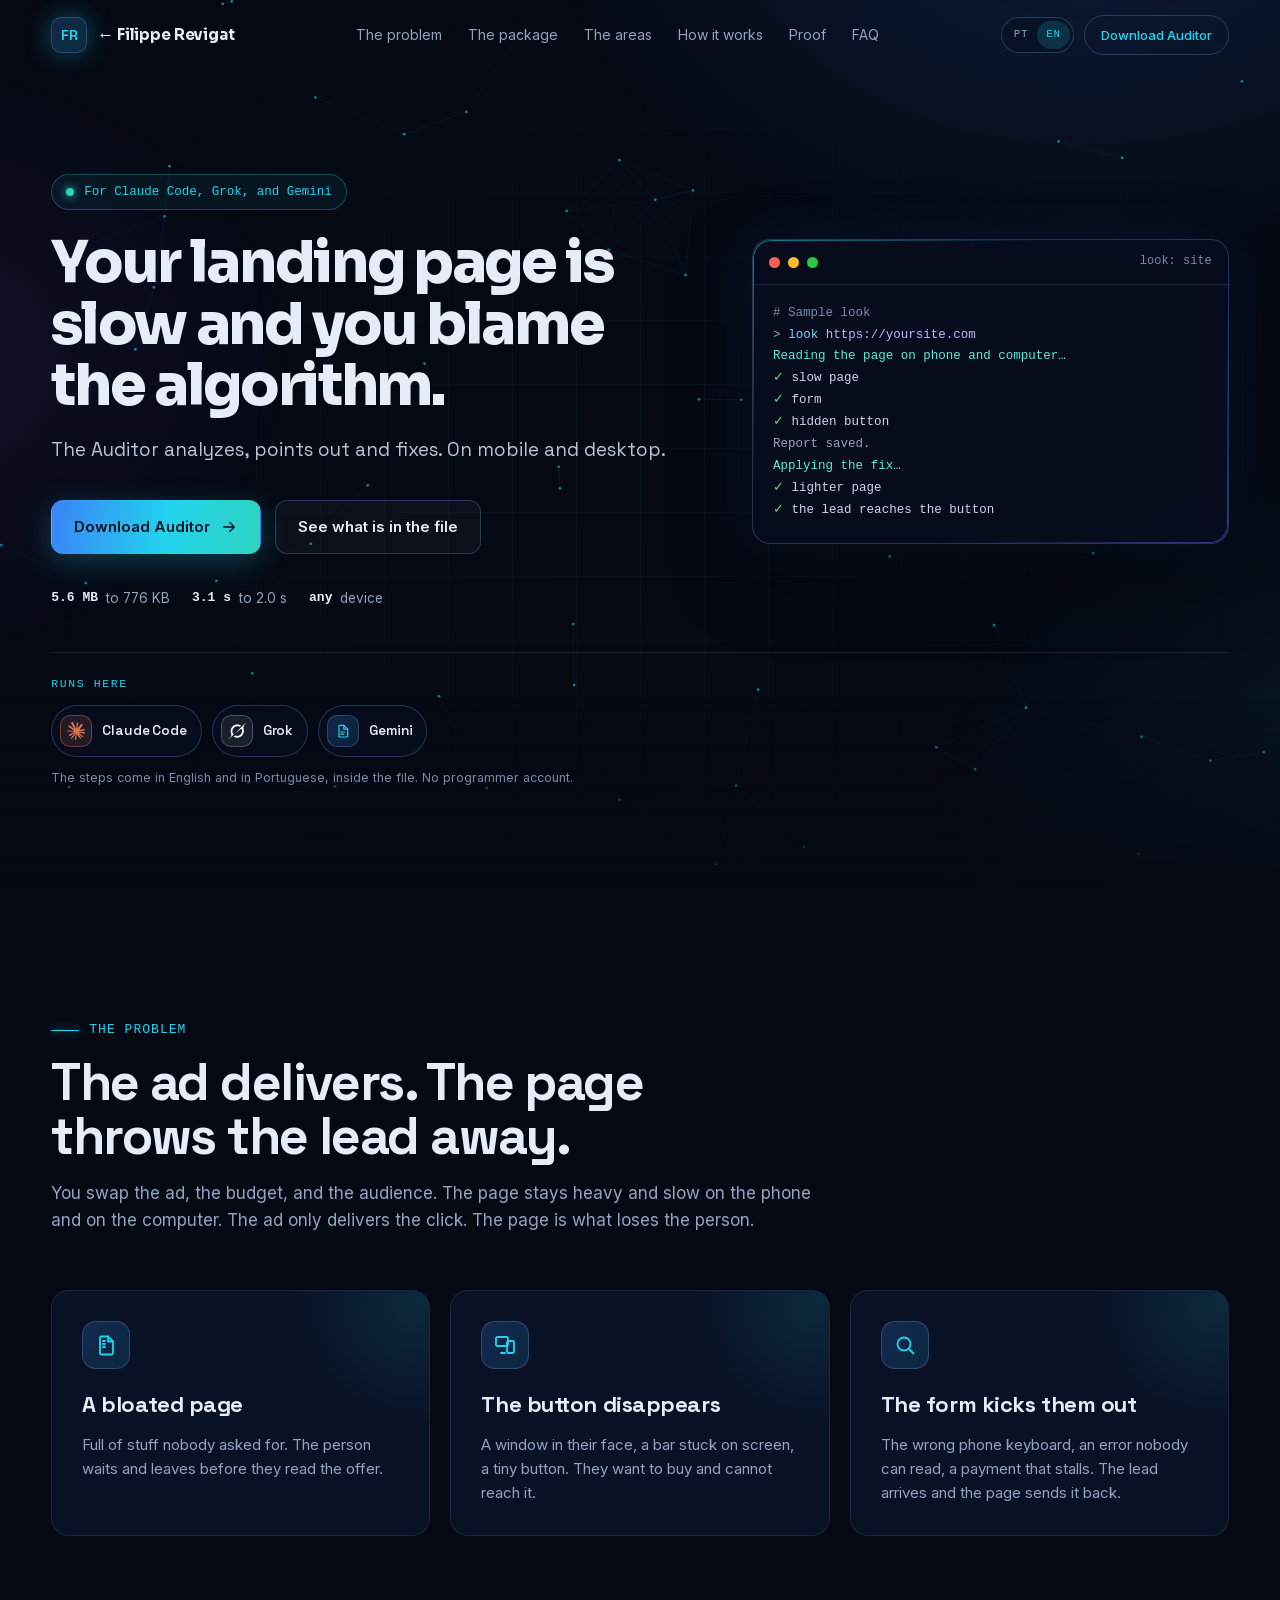
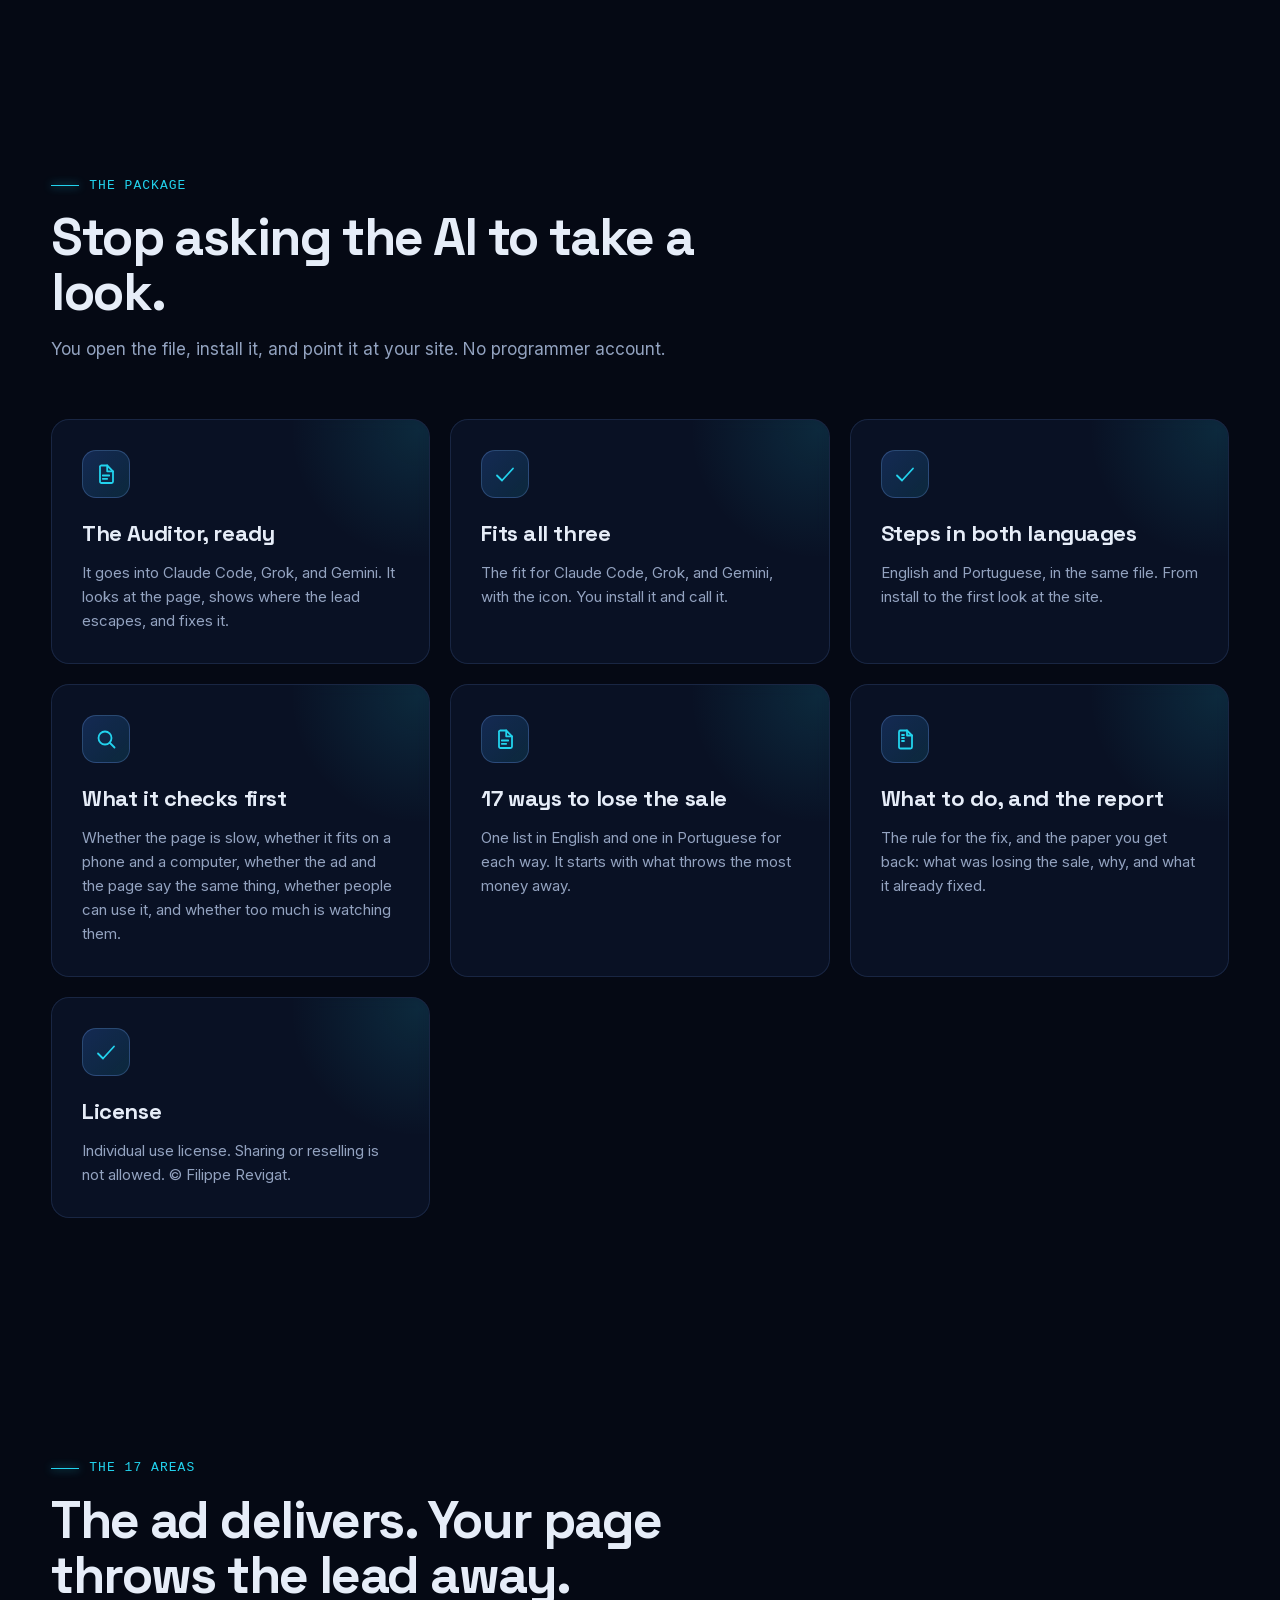
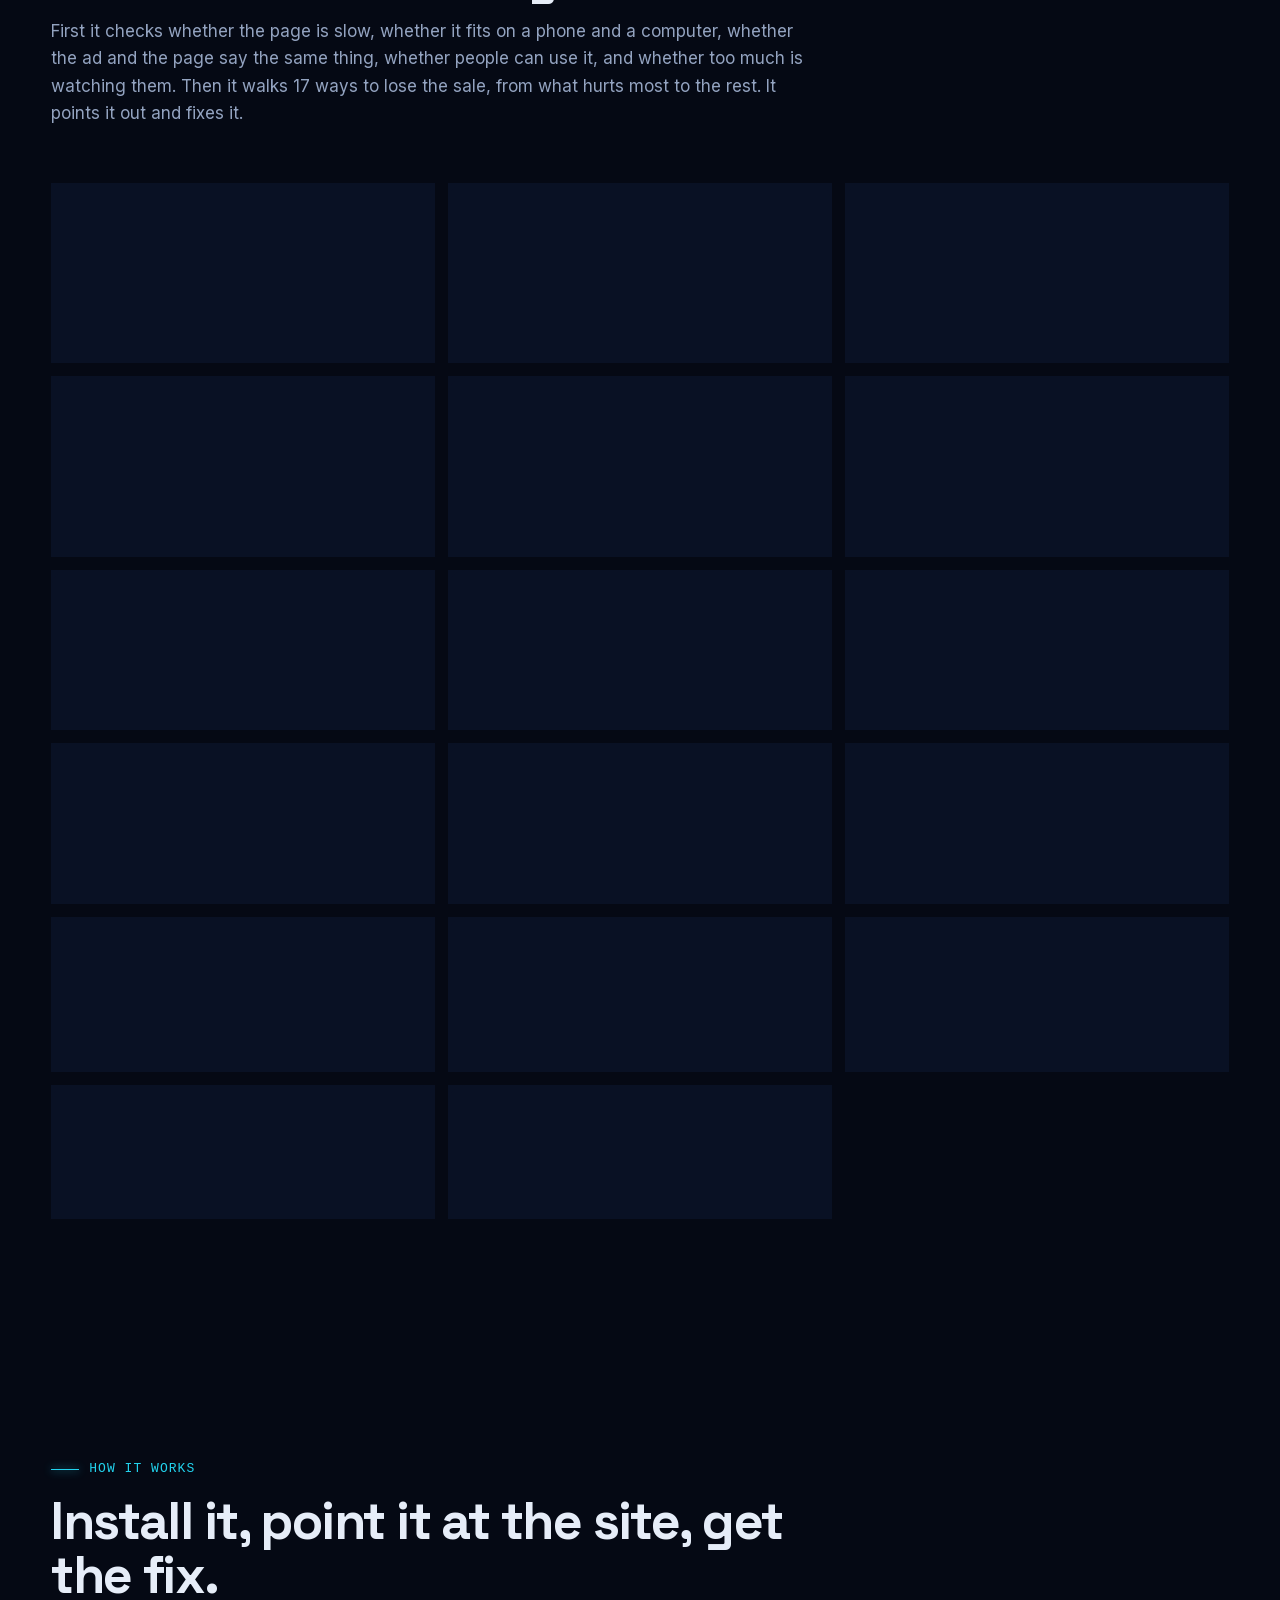
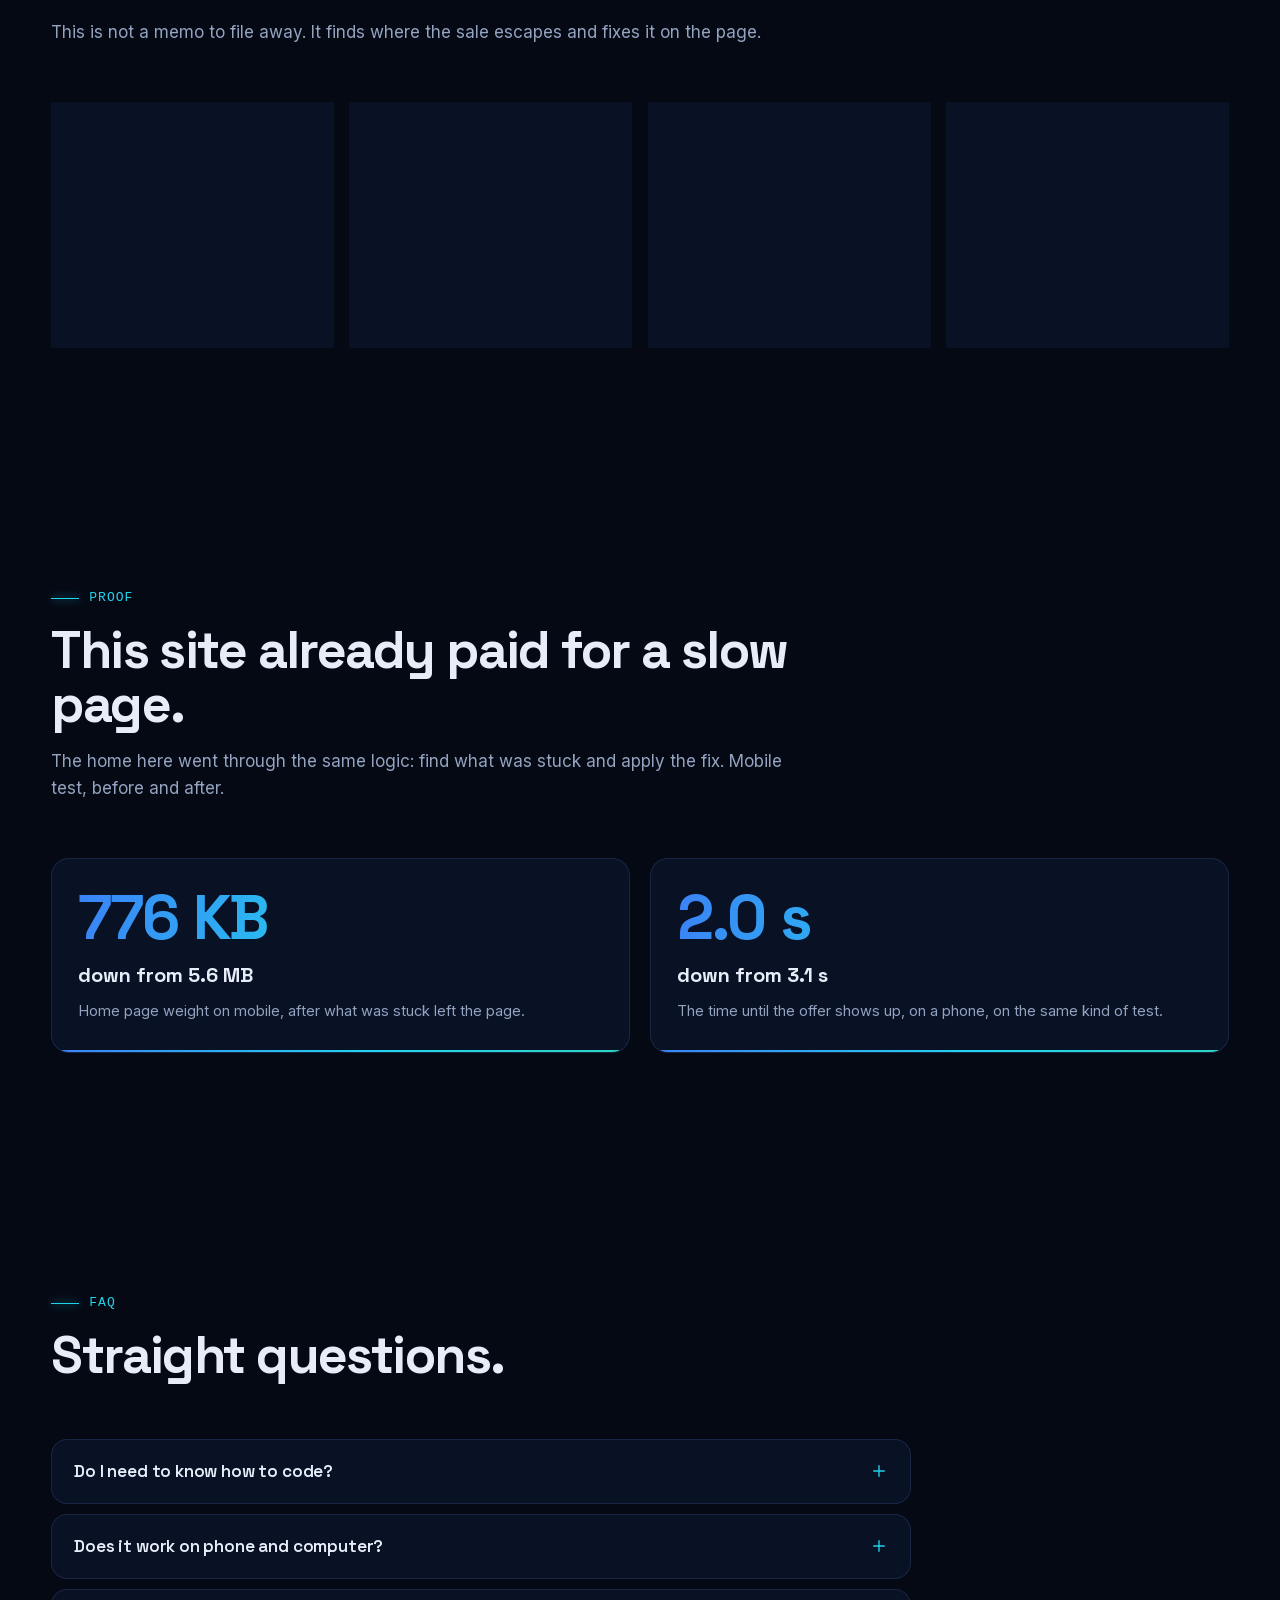
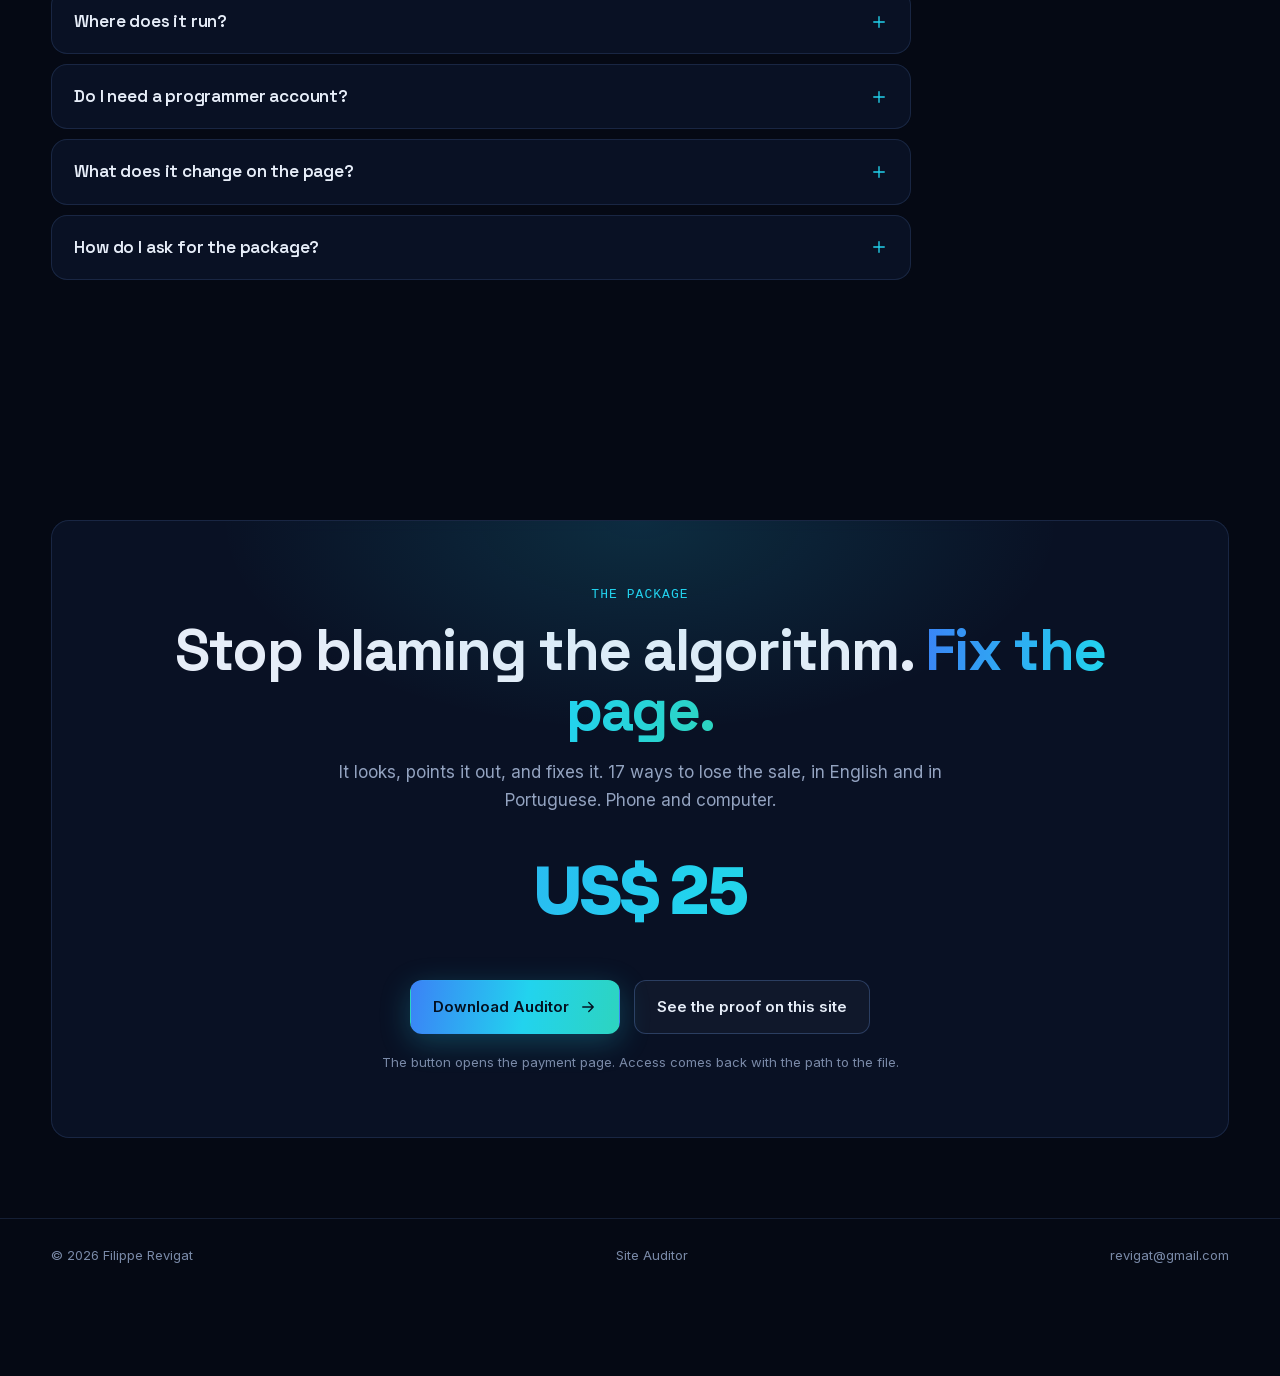
<file: auditor-de-sites/en/index.html>
<!DOCTYPE html>
<html lang="en">
<head>
<meta charset="UTF-8">
<meta name="viewport" content="width=device-width, initial-scale=1">
<meta name="google-site-verification" content="bx5R7uaUIGKvdGbP1B0FQhD59mgnzWSswNiIkD972OI">
<!-- Google tag (gtag.js) -->
<script async src="https://www.googletagmanager.com/gtag/js?id=G-9262P1QYFR"></script>
<script>
  window.dataLayer = window.dataLayer || [];
  function gtag(){dataLayer.push(arguments);}
  gtag('js', new Date());

  gtag('config', 'G-9262P1QYFR');
</script>
<title>Site Auditor | Filippe Revigat</title>
<meta name="description" content="The Auditor analyzes, points out and fixes. On mobile and desktop.">
<meta name="theme-color" content="#050914">
<meta property="og:title" content="Site Auditor | Filippe Revigat">
<meta property="og:description" content="Your landing page is slow and you blame the algorithm. The Auditor shows where the lead escapes and fixes it.">
<meta property="og:type" content="website">
<meta property="og:url" content="https://revigat.github.io/auditor-de-sites/en/">
<meta property="og:locale" content="en_US">
<meta property="og:locale:alternate" content="pt_BR">
<link rel="canonical" href="https://revigat.github.io/auditor-de-sites/en/">
<link rel="alternate" hreflang="pt-BR" href="https://revigat.github.io/auditor-de-sites/">
<link rel="alternate" hreflang="en" href="https://revigat.github.io/auditor-de-sites/en/">
<link rel="alternate" hreflang="x-default" href="https://revigat.github.io/auditor-de-sites/">
<link rel="preload" href="../../assets/fonts/sora.woff2" as="font" type="font/woff2" crossorigin>
<link rel="stylesheet" href="../../departamento-marketing/assets/styles.css">
<link rel="stylesheet" href="../assets/extra.css">
<link rel="icon" href="data:image/svg+xml,%3Csvg xmlns='http://www.w3.org/2000/svg' viewBox='0 0 64 64'%3E%3Crect width='64' height='64' rx='14' fill='%23050914'/%3E%3Ctext x='50%25' y='58%25' text-anchor='middle' font-family='Arial' font-weight='700' font-size='28' fill='%2322d3ee'%3EFR%3C/text%3E%3C/svg%3E">
<!-- Reddit Pixel -->
<script>
!function(w,d){if(!w.rdt){var p=w.rdt=function(){p.sendEvent?p.sendEvent.apply(p,arguments):p.callQueue.push(arguments)};p.callQueue=[];var t=d.createElement("script");t.src="https://www.redditstatic.com/ads/pixel.js";t.async=!0;var s=d.getElementsByTagName("script")[0];s.parentNode.insertBefore(t,s)}}(window,document);
rdt('init','a2_k0fe9et4p99n');
rdt('track', 'PageVisit');
</script>
<!-- DO NOT MODIFY UNLESS TO REPLACE A USER IDENTIFIER -->
<!-- End Reddit Pixel -->
<script type="application/ld+json">
{
  "@context": "https://schema.org",
  "@graph": [
    {
      "@type": "Person",
      "@id": "https://revigat.github.io/#person",
      "name": "Filippe Revigat",
      "url": "https://revigat.github.io/",
      "image": "https://revigat.github.io/assets/filippe.webp",
      "jobTitle": "Digital Strategy, Digital Marketing and Artificial Intelligence Specialist",
      "email": "revigat@gmail.com",
      "description": "Specialist in Digital Marketing, Growth & Performance | AI applied to business. Curitiba, Brazil.",
      "homeLocation": {
        "@type": "Place",
        "name": "Curitiba, Brazil"
      },
      "sameAs": [
        "https://www.linkedin.com/in/filippe-revigat"
      ],
      "knowsAbout": [
        "Digital Strategy",
        "Digital Marketing",
        "Artificial Intelligence",
        "AI agents",
        "Paid media",
        "Marketing automation",
        "Growth",
        "Performance",
        "Data and KPIs",
        "CRO",
        "Conversion funnels",
        "SEO",
        "AI governance",
        "AI applied to business",
        "AI and automation",
        "Data-driven",
        "Brand archetypes",
        "Learning theory"
      ]
    },
    {
      "@type": "WebSite",
      "@id": "https://revigat.github.io/#website",
      "name": "Filippe Revigat",
      "url": "https://revigat.github.io/",
      "inLanguage": [
        "pt-BR",
        "en"
      ],
      "publisher": {
        "@id": "https://revigat.github.io/#person"
      }
    },
    {
      "@type": "WebPage",
      "@id": "https://revigat.github.io/auditor-de-sites/en/#webpage",
      "url": "https://revigat.github.io/auditor-de-sites/en/",
      "name": "Site Auditor | Filippe Revigat",
      "description": "The Auditor analyzes, points out and fixes. On mobile and desktop.",
      "inLanguage": "en",
      "isPartOf": {
        "@id": "https://revigat.github.io/#website"
      },
      "about": {
        "@id": "https://revigat.github.io/auditor-de-sites/en/#software"
      },
      "publisher": {
        "@id": "https://revigat.github.io/#person"
      },
      "copyrightHolder": {
        "@id": "https://revigat.github.io/#person"
      },
      "mainEntity": {
        "@id": "https://revigat.github.io/auditor-de-sites/en/#software"
      },
      "breadcrumb": {
        "@id": "https://revigat.github.io/auditor-de-sites/en/#breadcrumb"
      },
      "translationOfWork": {
        "@id": "https://revigat.github.io/auditor-de-sites/#webpage"
      }
    },
    {
      "@type": "SoftwareApplication",
      "@id": "https://revigat.github.io/auditor-de-sites/en/#software",
      "name": "Site Auditor",
      "description": "The Auditor analyzes, points out and fixes. On mobile and desktop.",
      "url": "https://revigat.github.io/auditor-de-sites/en/",
      "inLanguage": "en",
      "license": {
        "@type": "CreativeWork",
        "name": "Individual use license. Sharing or reselling is not allowed. © Filippe Revigat."
      },
      "author": {
        "@id": "https://revigat.github.io/#person"
      },
      "provider": {
        "@id": "https://revigat.github.io/#person"
      },
      "translationOfWork": {
        "@id": "https://revigat.github.io/auditor-de-sites/#software"
      },
      "offers": {
        "@type": "Offer",
        "@id": "https://revigat.github.io/auditor-de-sites/en/#offer",
        "url": "https://pay.kiwify.com/NrF4xVg",
        "price": "25",
        "priceCurrency": "USD",
        "seller": {
          "@id": "https://revigat.github.io/#person"
        }
      }
    },
    {
      "@type": "BreadcrumbList",
      "@id": "https://revigat.github.io/auditor-de-sites/en/#breadcrumb",
      "itemListElement": [
        {
          "@type": "ListItem",
          "position": 1,
          "name": "Home",
          "item": "https://revigat.github.io/en/"
        },
        {
          "@type": "ListItem",
          "position": 2,
          "name": "Site Auditor",
          "item": "https://revigat.github.io/auditor-de-sites/en/"
        }
      ]
    },
    {
      "@type": "FAQPage",
      "@id": "https://revigat.github.io/auditor-de-sites/en/#faq",
      "url": "https://revigat.github.io/auditor-de-sites/en/#faq",
      "inLanguage": "en",
      "isPartOf": {
        "@id": "https://revigat.github.io/auditor-de-sites/en/#webpage"
      },
      "mainEntity": [
        {
          "@type": "Question",
          "name": "Do I need to know how to code?",
          "acceptedAnswer": {
            "@type": "Answer",
            "text": "No. The steps, in English and in Portuguese, take you to the Auditor ready in Claude Code, Grok, or Gemini."
          }
        },
        {
          "@type": "Question",
          "name": "Does it work on phone and computer?",
          "acceptedAnswer": {
            "@type": "Answer",
            "text": "Yes. Phone and computer are in the same look. The page has to sell on both."
          }
        },
        {
          "@type": "Question",
          "name": "Where does it run?",
          "acceptedAnswer": {
            "@type": "Answer",
            "text": "Claude Code, Grok, and Gemini. The steps say how to install each one."
          }
        },
        {
          "@type": "Question",
          "name": "Do I need a programmer account?",
          "acceptedAnswer": {
            "@type": "Answer",
            "text": "No. You get a file and install from it."
          }
        },
        {
          "@type": "Question",
          "name": "What does it change on the page?",
          "acceptedAnswer": {
            "@type": "Answer",
            "text": "What makes the page slow, what hides the button, the form that kicks people out, and the other ways to lose the sale. It fixes them. On the scare and the open door, it only looks. It does not break in."
          }
        },
        {
          "@type": "Question",
          "name": "How do I ask for the package?",
          "acceptedAnswer": {
            "@type": "Answer",
            "text": "The button opens the payment page. Access comes back with the path to the file."
          }
        }
      ]
    }
  ]
}
</script>
</head>
<body data-cta="https://pay.kiwify.com/NrF4xVg">
<a class="skip" href="#conteudo">Skip to content</a>
<div class="progress" id="progress"></div>
<svg width="0" height="0" style="position:absolute" aria-hidden="true">
  <symbol id="i-arrow" viewBox="0 0 24 24"><path fill="none" stroke="currentColor" stroke-width="1.8" stroke-linecap="round" stroke-linejoin="round" d="M5 12h14M13 6l6 6-6 6"/></symbol>
  <symbol id="i-search" viewBox="0 0 24 24"><g fill="none" stroke="currentColor" stroke-width="1.8" stroke-linecap="round"><circle cx="11" cy="11" r="6.5"/><path d="m16 16 4.5 4.5"/></g></symbol>
  <symbol id="i-plus" viewBox="0 0 24 24"><path fill="none" stroke="currentColor" stroke-width="1.8" stroke-linecap="round" d="M12 5v14M5 12h14"/></symbol>
  <symbol id="i-skillfile" viewBox="0 0 24 24"><g fill="none" stroke="currentColor" stroke-width="1.8" stroke-linecap="round" stroke-linejoin="round"><path d="M7 3.5h6.2L19 9.3V19.5A1.5 1.5 0 0 1 17.5 21h-10A1.5 1.5 0 0 1 6 19.5v-14A1.5 1.5 0 0 1 7 3.5z"/><path d="M13.2 3.5V9.3H19"/><path d="M8.8 13.5h6.4M8.8 16.8h4.4"/></g></symbol>
  <symbol id="i-check" viewBox="0 0 24 24"><g fill="none" stroke="currentColor" stroke-width="1.8" stroke-linecap="round" stroke-linejoin="round"><path d="M4 13.5 9 18.5 20 6.5"/></g></symbol>
  <symbol id="i-device" viewBox="0 0 24 24"><g fill="none" stroke="currentColor" stroke-width="1.8" stroke-linecap="round" stroke-linejoin="round"><rect x="3" y="4" width="12" height="9" rx="1.5"/><rect x="14" y="8" width="7" height="12" rx="1.5"/><path d="M8 20h4"/></g></symbol>
  <symbol id="i-zip" viewBox="0 0 24 24"><g fill="none" stroke="currentColor" stroke-width="1.8" stroke-linecap="round" stroke-linejoin="round"><path d="M7 3.5h7l5 5V20a1.5 1.5 0 0 1-1.5 1.5h-10A1.5 1.5 0 0 1 6 20V5A1.5 1.5 0 0 1 7.5 3.5H7z"/><path d="M14 3.5V8.5h5M9 8h2M9 11h2M9 14h2"/></g></symbol>
</svg>

<header class="nav" id="nav">
  <div class="wrap">
    <a href="/en/" class="logo" aria-label="Back to Filippe Revigat's portfolio"><span class="logo-mark">FR</span><span>← Filippe Revigat</span></a>
    <nav class="nav-links" id="navLinks">
      <a href="#conteudo">The problem</a>
      <a href="#pacote">The package</a>
      <a href="#areas">The areas</a>
      <a href="#como">How it works</a>
      <a href="#prova">Proof</a>
      <a href="#faq">FAQ</a>
    </nav>
    <div class="nav-tools">
      <nav class="lang-switch" aria-label="Language">
        <a href="/auditor-de-sites/" hreflang="pt-BR" lang="pt-BR" aria-label="Português">PT</a>
        <a href="/auditor-de-sites/en/" hreflang="en" lang="en" aria-current="page" aria-label="English">EN</a>
      </nav>
      <a class="nav-cta" data-cta href="https://pay.kiwify.com/NrF4xVg">Download Auditor</a>
      <button class="burger" id="burger" aria-label="Open menu" aria-expanded="false" type="button" data-open="Open menu" data-close="Close menu"><span></span><span></span><span></span></button>
    </div>
  </div>
</header>

<section class="hero" id="top">
  <canvas id="net" aria-hidden="true"></canvas>
  <div class="wrap hero-grid">
    <div>
      <span class="eyebrow"><span class="dot" aria-hidden="true"></span> For Claude Code, Grok, and Gemini</span>
      <h1>Your landing page is slow and you blame the algorithm.</h1>
      <p class="title">The Auditor analyzes, points out and fixes. On mobile and desktop.</p>
      <div class="ctas">
        <a class="btn btn-primary" data-cta href="https://pay.kiwify.com/NrF4xVg">Download Auditor <svg><use href="#i-arrow"/></svg></a>
        <a class="btn btn-ghost" href="#pacote">See what is in the file</a>
      </div>
      <div class="hero-meta">
        <span><b>5.6 MB</b> to 776 KB</span>
        <span><b>3.1 s</b> to 2.0 s</span>
        <span><b>any</b> device</span>
      </div>
    </div>
    <div class="term reveal" aria-label="Sample look at a site">
      <div class="term-head"><i></i><i></i><i></i><b>look: site</b></div>
      <pre><span class="c"># Sample look</span>
<span class="p">&gt;</span> <span class="k">look</span> <span class="n">https://yoursite.com</span>
<span class="s">Reading the page on phone and computer…</span>
<span class="ok">✓</span> slow page
<span class="ok">✓</span> form
<span class="ok">✓</span> hidden button
<span class="p">Report saved.</span>
<span class="s">Applying the fix…</span>
<span class="ok">✓</span> lighter page
<span class="ok">✓</span> the lead reaches the button</pre>
    </div>
  </div>
  <div class="compat wrap">
    <p class="compat-kicker">Runs here</p>
    <ul class="compat-list">
      <li>
        <span class="compat-ico brand-claude" aria-hidden="true"><img src="../../departamento-marketing/assets/logo-claude.svg" alt="" width="18" height="18"></span>
        <span class="compat-txt"><b>Claude Code</b></span>
      </li>
      <li>
        <span class="compat-ico brand-grok" aria-hidden="true"><img src="../../departamento-marketing/assets/logo-grok.svg" alt="" width="18" height="18"></span>
        <span class="compat-txt"><b>Grok</b></span>
      </li>
      <li>
        <span class="compat-ico" aria-hidden="true"><svg><use href="#i-skillfile"/></svg></span>
        <span class="compat-txt"><b>Gemini</b></span>
      </li>
    </ul>
    <p class="compat-note">The steps come in English and in Portuguese, inside the file. No programmer account.</p>
  </div>
</section>

<section id="conteudo">
  <div class="wrap">
    <div class="sec-head reveal">
      <div class="sec-tag">THE PROBLEM</div>
      <h2>The ad delivers. The page throws the lead away.</h2>
      <p>You swap the ad, the budget, and the audience. The page stays heavy and slow on the phone and on the computer. The ad only delivers the click. The page is what loses the person.</p>
    </div>
    <div class="pain-grid">
      <article class="card pain reveal">
        <div class="pain-ico" aria-hidden="true"><svg><use href="#i-zip"/></svg></div>
        <h3>A bloated page</h3>
        <p>Full of stuff nobody asked for. The person waits and leaves before they read the offer.</p>
      </article>
      <article class="card pain reveal d1">
        <div class="pain-ico" aria-hidden="true"><svg><use href="#i-device"/></svg></div>
        <h3>The button disappears</h3>
        <p>A window in their face, a bar stuck on screen, a tiny button. They want to buy and cannot reach it.</p>
      </article>
      <article class="card pain reveal d2">
        <div class="pain-ico" aria-hidden="true"><svg><use href="#i-search"/></svg></div>
        <h3>The form kicks them out</h3>
        <p>The wrong phone keyboard, an error nobody can read, a payment that stalls. The lead arrives and the page sends it back.</p>
      </article>
    </div>
  </div>
</section>

<section id="pacote">
  <div class="wrap">
    <div class="sec-head reveal">
      <div class="sec-tag">THE PACKAGE</div>
      <h2>Stop asking the AI to take a look.</h2>
      <p>You open the file, install it, and point it at your site. No programmer account.</p>
    </div>
    <div class="pack">
      <article class="card pain reveal">
        <div class="pain-ico" aria-hidden="true"><svg><use href="#i-skillfile"/></svg></div>
        <h3>The Auditor, ready</h3>
        <p>It goes into Claude Code, Grok, and Gemini. It looks at the page, shows where the lead escapes, and fixes it.</p>
      </article>
      <article class="card pain reveal d1">
        <div class="pain-ico" aria-hidden="true"><svg><use href="#i-check"/></svg></div>
        <h3>Fits all three</h3>
        <p>The fit for Claude Code, Grok, and Gemini, with the icon. You install it and call it.</p>
      </article>
      <article class="card pain reveal d2">
        <div class="pain-ico" aria-hidden="true"><svg><use href="#i-check"/></svg></div>
        <h3>Steps in both languages</h3>
        <p>English and Portuguese, in the same file. From install to the first look at the site.</p>
      </article>
      <article class="card pain reveal">
        <div class="pain-ico" aria-hidden="true"><svg><use href="#i-search"/></svg></div>
        <h3>What it checks first</h3>
        <p>Whether the page is slow, whether it fits on a phone and a computer, whether the ad and the page say the same thing, whether people can use it, and whether too much is watching them.</p>
      </article>
      <article class="card pain reveal d1">
        <div class="pain-ico" aria-hidden="true"><svg><use href="#i-skillfile"/></svg></div>
        <h3>17 ways to lose the sale</h3>
        <p>One list in English and one in Portuguese for each way. It starts with what throws the most money away.</p>
      </article>
      <article class="card pain reveal d2">
        <div class="pain-ico" aria-hidden="true"><svg><use href="#i-zip"/></svg></div>
        <h3>What to do, and the report</h3>
        <p>The rule for the fix, and the paper you get back: what was losing the sale, why, and what it already fixed.</p>
      </article>
      <article class="card pain reveal">
        <div class="pain-ico" aria-hidden="true"><svg><use href="#i-check"/></svg></div>
        <h3>License</h3>
        <p>Individual use license. Sharing or reselling is not allowed. © Filippe Revigat.</p>
      </article>
    </div>
  </div>
</section>

<section id="areas">
  <div class="wrap">
    <div class="sec-head reveal">
      <div class="sec-tag">THE 17 AREAS</div>
      <h2>The ad delivers. Your page throws the lead away.</h2>
      <p>First it checks whether the page is slow, whether it fits on a phone and a computer, whether the ad and the page say the same thing, whether people can use it, and whether too much is watching them. Then it walks 17 ways to lose the sale, from what hurts most to the rest. It points it out and fixes it.</p>
    </div>
    <div class="areas">
      <article class="card area reveal"><div class="n">01</div><b>They paid for the click and saw a blank screen.</b><span>Whatever makes the page heavy and slow gets out of the way. People who wait do not buy.</span></article>
      <article class="card area reveal d1"><div class="n">02</div><b>You hid the buy button.</b><span>A window in their face, a bar stuck on screen, a tiny button. The Auditor removes what covers the sale.</span></article>
      <article class="card area reveal d2"><div class="n">03</div><b>The form asks for the lead and kicks them out.</b><span>Wrong phone keyboard, a field the phone will not fill in, a silent error, a payment that stalls. Yes becomes possible again.</span></article>
      <article class="card area reveal"><div class="n">04</div><b>Some people cannot buy at all.</b><span>If they cannot read it, tap it, or fill it in, that sale does not exist. The Auditor opens the way.</span></article>
      <article class="card area reveal d1"><div class="n">05</div><b>You ask for too much and they close the page.</b><span>A notice covering the offer, an outside tool, a question you do not need. It cuts the scare. It only looks. It does not break in.</span></article>
      <article class="card area reveal d2"><div class="n">06</div><b>The page looks like a scam.</b><span>No lock, or a fake site can sit on top of the button. The Auditor points it out and shuts the door. No attack.</span></article>
      <article class="card area reveal"><div class="n">07</div><b>You paid for weight just to hold the page up.</b><span>The phone already knows how to lay out a screen. The Auditor throws out the pack that only delays the offer.</span></article>
      <article class="card area reveal d1"><div class="n">08</div><b>An extra tool just to open a menu.</b><span>Menu, notice, and window the phone already does. Less weight. The offer stays in front.</span></article>
      <article class="card area reveal d2"><div class="n">09</div><b>The offer is right there and nobody can read it.</b><span>Tiny type, weak color, a dark theme that flashes white. The Auditor makes the sales line readable.</span></article>
      <article class="card area reveal"><div class="n">10</div><b>A small piece makes the finger miss.</b><span>A cut off name, a button that will not catch the tap. That is where the purchase dies.</span></article>
      <article class="card area reveal d1"><div class="n">11</div><b>They clicked and nothing happened.</b><span>The page drops the click or does something else. The Auditor puts the gesture back on the sale.</span></article>
      <article class="card area reveal d2"><div class="n">12</div><b>The menu, the questions, and the photos get in the way.</b><span>On phone and computer, what sticks or covers the button gets out of the way.</span></article>
      <article class="card area reveal"><div class="n">13</div><b>The offer clock came with a suitcase.</b><span>A countdown and a deadline drag in weight you do not need. The deadline stays. The suitcase goes.</span></article>
      <article class="card area reveal d1"><div class="n">14</div><b>The install invite ate the offer.</b><span>A site that becomes an app on the phone cannot show up before the sale. The invite waits.</span></article>
      <article class="card area reveal d2"><div class="n">15</div><b>The clever page delayed the buy button.</b><span>A tool that thinks on its own cannot freeze the offer. It only comes in after the person has seen what they are buying.</span></article>
      <article class="card area reveal"><div class="n">16</div><b>A heavy program sat on the click.</b><span>A calculation, a preview, or an editor that freezes the phone gets off the offer and the button.</span></article>
      <article class="card area reveal d1"><div class="n">17</div><b>The robot buys. The person does not.</b><span>If only an assistant can finish, the human lead leaves. The person has to be able to buy alone.</span></article>
    </div>
  </div>
</section>

<section id="como">
  <div class="wrap">
    <div class="sec-head reveal">
      <div class="sec-tag">HOW IT WORKS</div>
      <h2>Install it, point it at the site, get the fix.</h2>
      <p>This is not a memo to file away. It finds where the sale escapes and fixes it on the page.</p>
    </div>
    <div class="steps">
      <article class="card step reveal">
        <div class="n">01</div>
        <h3>Install the file</h3>
        <p>The steps, in English or in Portuguese, put the Auditor in Claude Code, Grok, or Gemini.</p>
      </article>
      <article class="card step reveal d1">
        <div class="n">02</div>
        <h3>Point it at the site</h3>
        <p>You pass the page. Phone and computer are in the same look.</p>
      </article>
      <article class="card step reveal d2">
        <div class="n">03</div>
        <h3>See where the money escapes</h3>
        <p>You see the 17 ways to lose the sale, from what hurts most to what only gets in the way.</p>
      </article>
      <article class="card step reveal d3">
        <div class="n">04</div>
        <h3>It fixes it</h3>
        <p>The fix goes into the site. You do not get a list to do later.</p>
      </article>
    </div>
  </div>
</section>

<section id="prova">
  <div class="wrap">
    <div class="sec-head reveal">
      <div class="sec-tag">PROOF</div>
      <h2>This site already paid for a slow page.</h2>
      <p>The home here went through the same logic: find what was stuck and apply the fix. Mobile test, before and after.</p>
    </div>
    <div class="proof">
      <article class="card inside reveal">
        <div class="num">776 KB</div>
        <h3>down from 5.6 MB</h3>
        <p>Home page weight on mobile, after what was stuck left the page.</p>
      </article>
      <article class="card inside reveal d1">
        <div class="num">2.0 s</div>
        <h3>down from 3.1 s</h3>
        <p>The time until the offer shows up, on a phone, on the same kind of test.</p>
      </article>
    </div>
  </div>
</section>

<section id="faq">
  <div class="wrap">
    <div class="sec-head reveal">
      <div class="sec-tag">FAQ</div>
      <h2>Straight questions.</h2>
    </div>
    <div class="faq-list" id="faqList">
      <div class="faq">
        <button type="button" aria-expanded="false"><span>Do I need to know how to code?</span><svg aria-hidden="true"><use href="#i-plus"/></svg></button>
        <div class="ans"><p>No. The steps, in English and in Portuguese, take you to the Auditor ready in Claude Code, Grok, or Gemini.</p></div>
      </div>
      <div class="faq">
        <button type="button" aria-expanded="false"><span>Does it work on phone and computer?</span><svg aria-hidden="true"><use href="#i-plus"/></svg></button>
        <div class="ans"><p>Yes. Phone and computer are in the same look. The page has to sell on both.</p></div>
      </div>
      <div class="faq">
        <button type="button" aria-expanded="false"><span>Where does it run?</span><svg aria-hidden="true"><use href="#i-plus"/></svg></button>
        <div class="ans"><p>Claude Code, Grok, and Gemini. The steps say how to install each one.</p></div>
      </div>
      <div class="faq">
        <button type="button" aria-expanded="false"><span>Do I need a programmer account?</span><svg aria-hidden="true"><use href="#i-plus"/></svg></button>
        <div class="ans"><p>No. You get a file and install from it.</p></div>
      </div>
      <div class="faq">
        <button type="button" aria-expanded="false"><span>What does it change on the page?</span><svg aria-hidden="true"><use href="#i-plus"/></svg></button>
        <div class="ans"><p>What makes the page slow, what hides the button, the form that kicks people out, and the other ways to lose the sale. It fixes them. On the scare and the open door, it only looks. It does not break in.</p></div>
      </div>
      <div class="faq">
        <button type="button" aria-expanded="false"><span>How do I ask for the package?</span><svg aria-hidden="true"><use href="#i-plus"/></svg></button>
        <div class="ans"><p>The button opens the payment page. Access comes back with the path to the file.</p></div>
      </div>
    </div>
  </div>
</section>

<section class="buy" id="pedir">
  <div class="wrap">
    <div class="card buy-box reveal">
      <div class="sec-tag center">THE PACKAGE</div>
      <h2>Stop blaming the algorithm. <span class="grad-text">Fix the page.</span></h2>
      <p class="lead">It looks, points it out, and fixes it. 17 ways to lose the sale, in English and in Portuguese. Phone and computer.</p>
      <div class="price">US$ 25</div>
      <div class="ctas">
        <a class="btn btn-primary" data-cta href="https://pay.kiwify.com/NrF4xVg">Download Auditor <svg><use href="#i-arrow"/></svg></a>
        <a class="btn btn-ghost" href="#prova">See the proof on this site</a>
      </div>
      <p class="buy-fine">The button opens the payment page. Access comes back with the path to the file.</p>
    </div>
  </div>
</section>

<footer>
  <div class="wrap">
    <span>© <span id="y"></span> Filippe Revigat</span>
    <span>Site Auditor</span>
    <a href="mailto:revigat@gmail.com">revigat@gmail.com</a>
  </div>
</footer>

<div class="sticky" id="stickyCta" hidden>
  <div class="wrap">
    <div class="info">
      <strong>Site Auditor</strong>
      <span>US$ 25</span>
    </div>
    <a class="btn btn-primary" data-cta href="https://pay.kiwify.com/NrF4xVg">Download Auditor</a>
  </div>
</div>

<script src="../assets/app.js"></script>
</body>
</html>
</file>
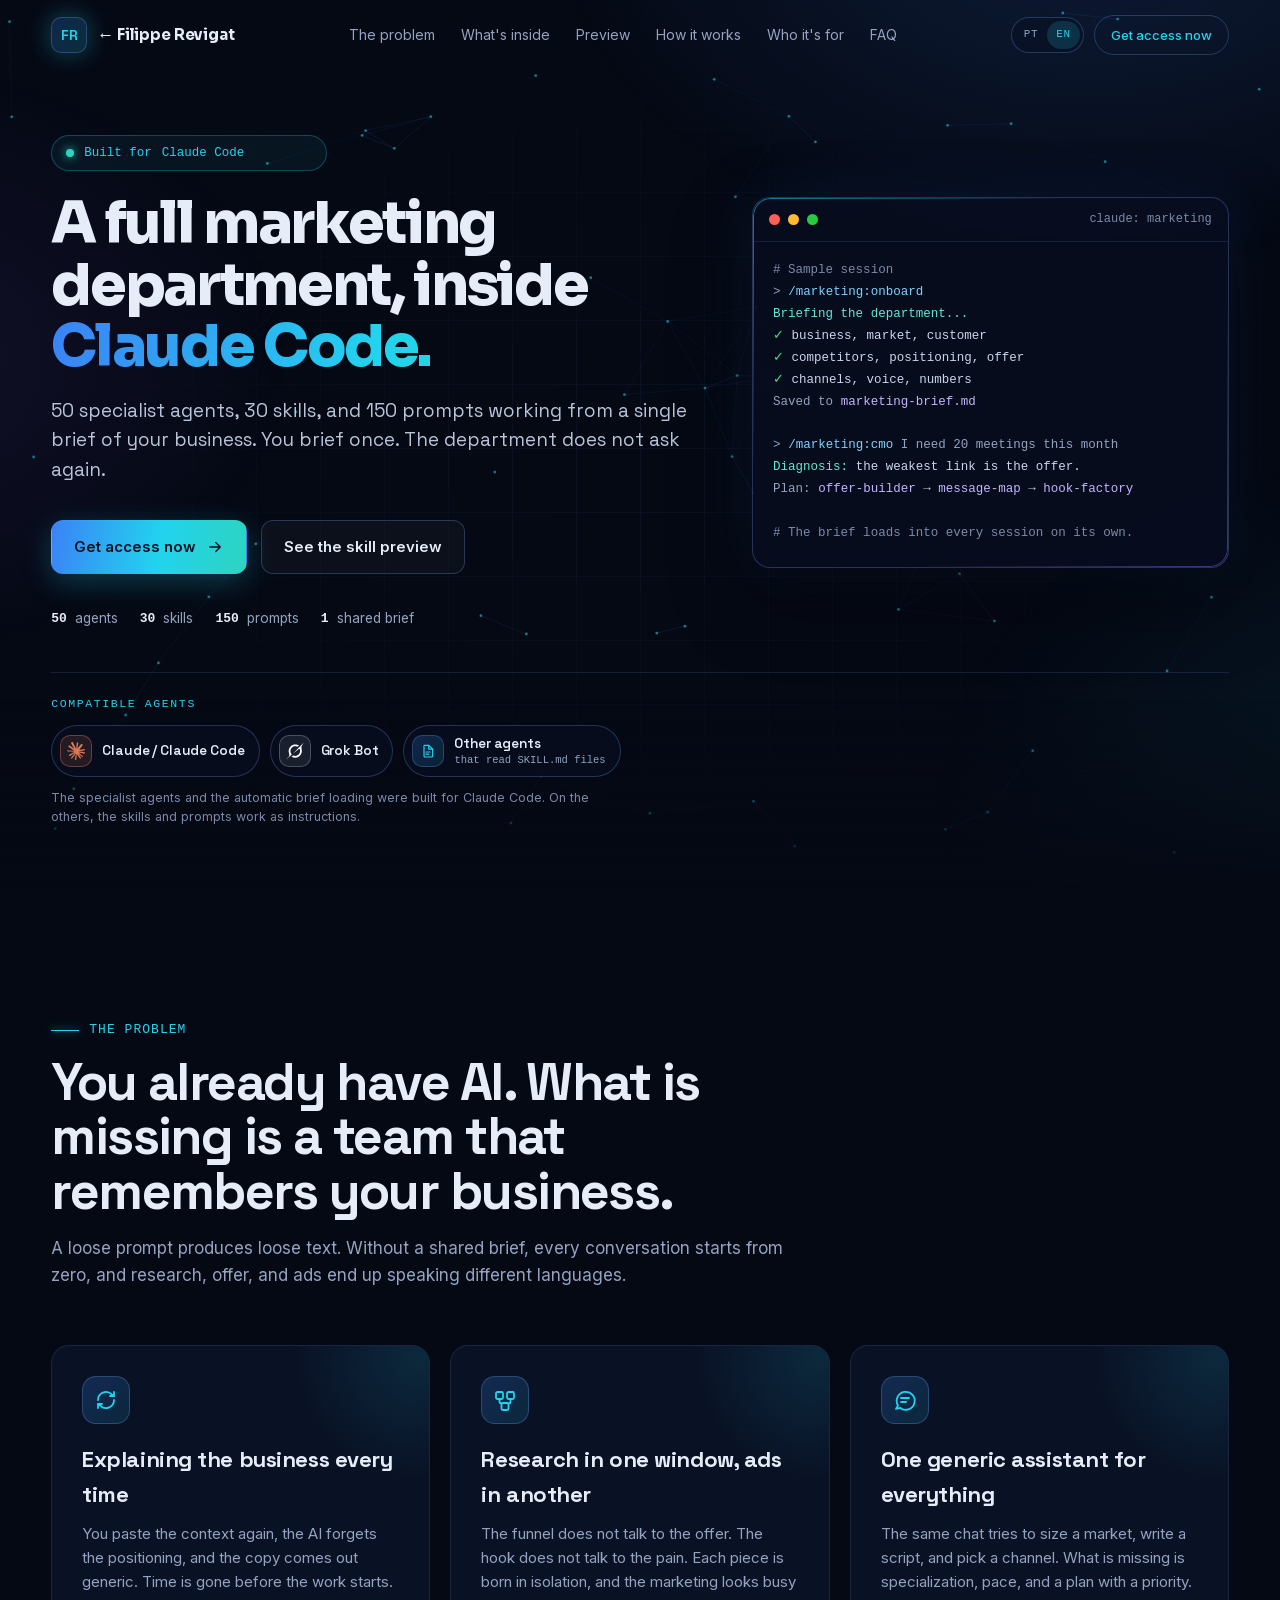
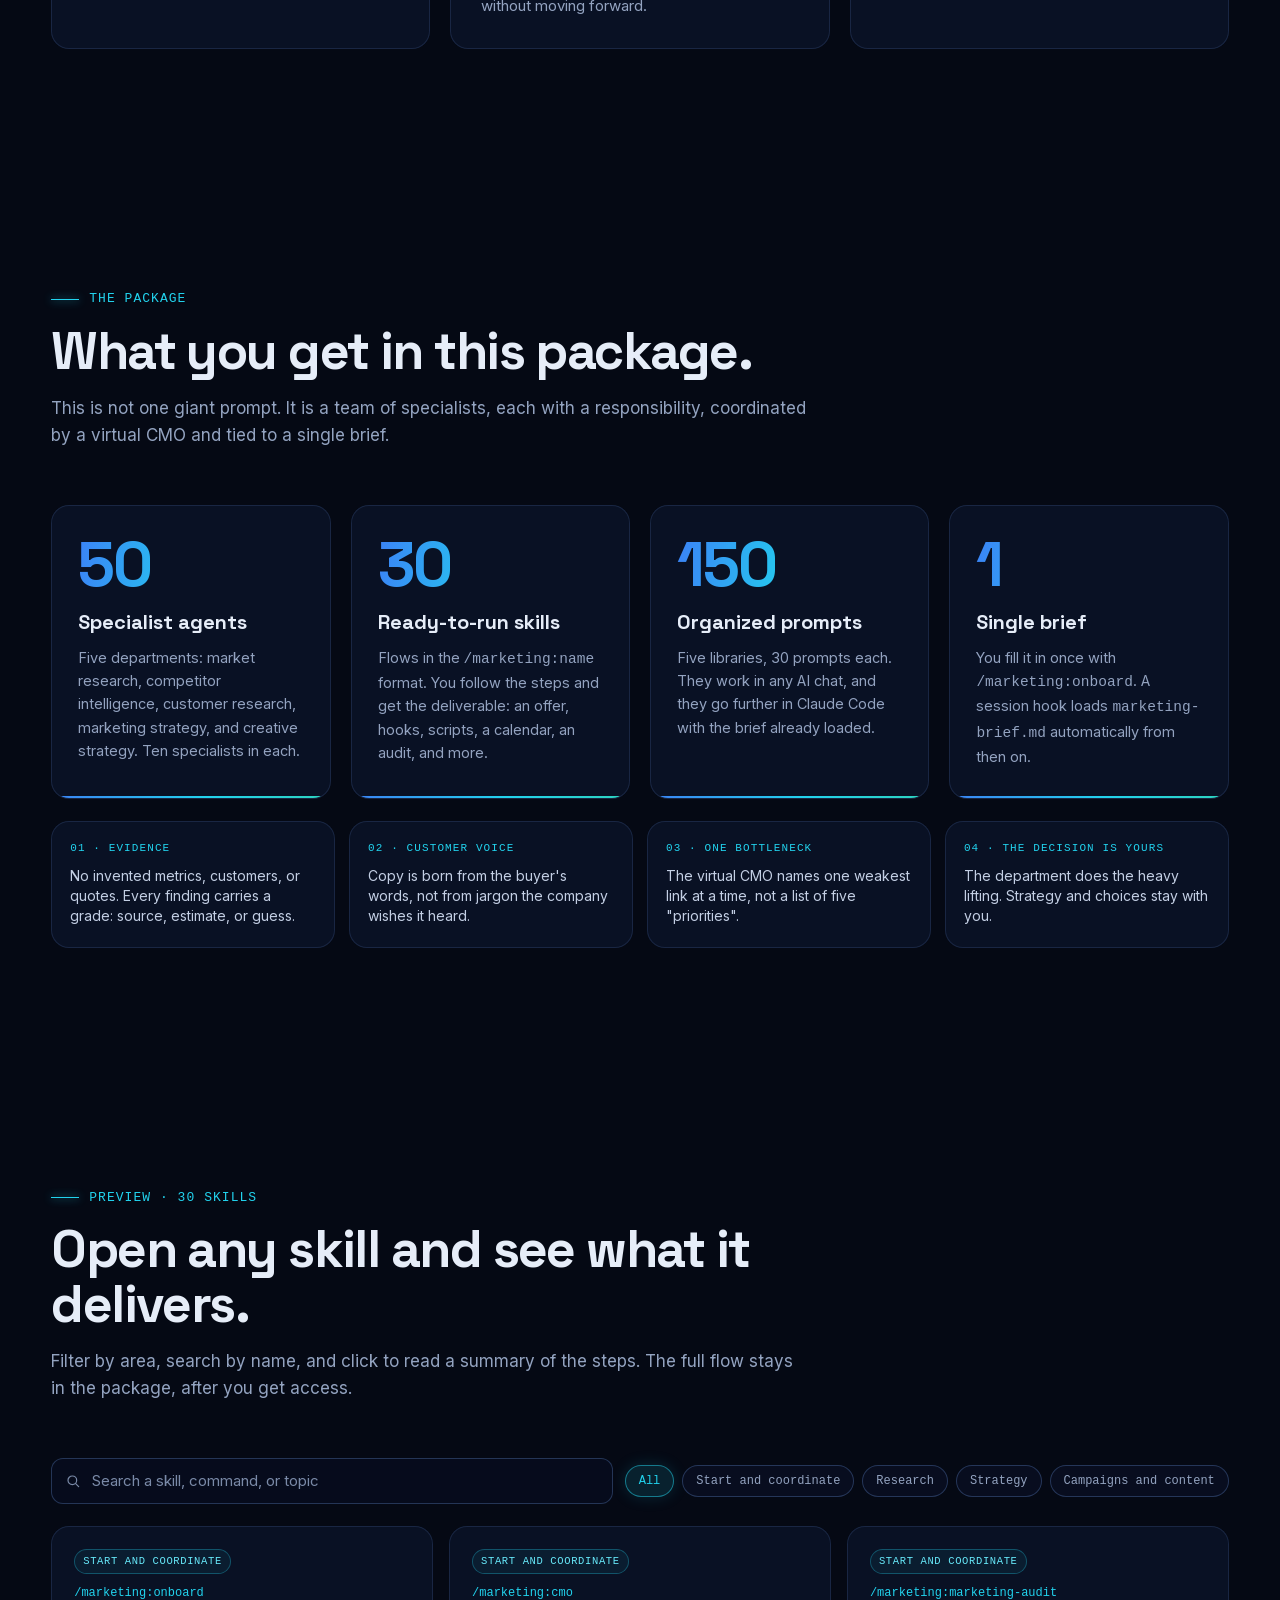
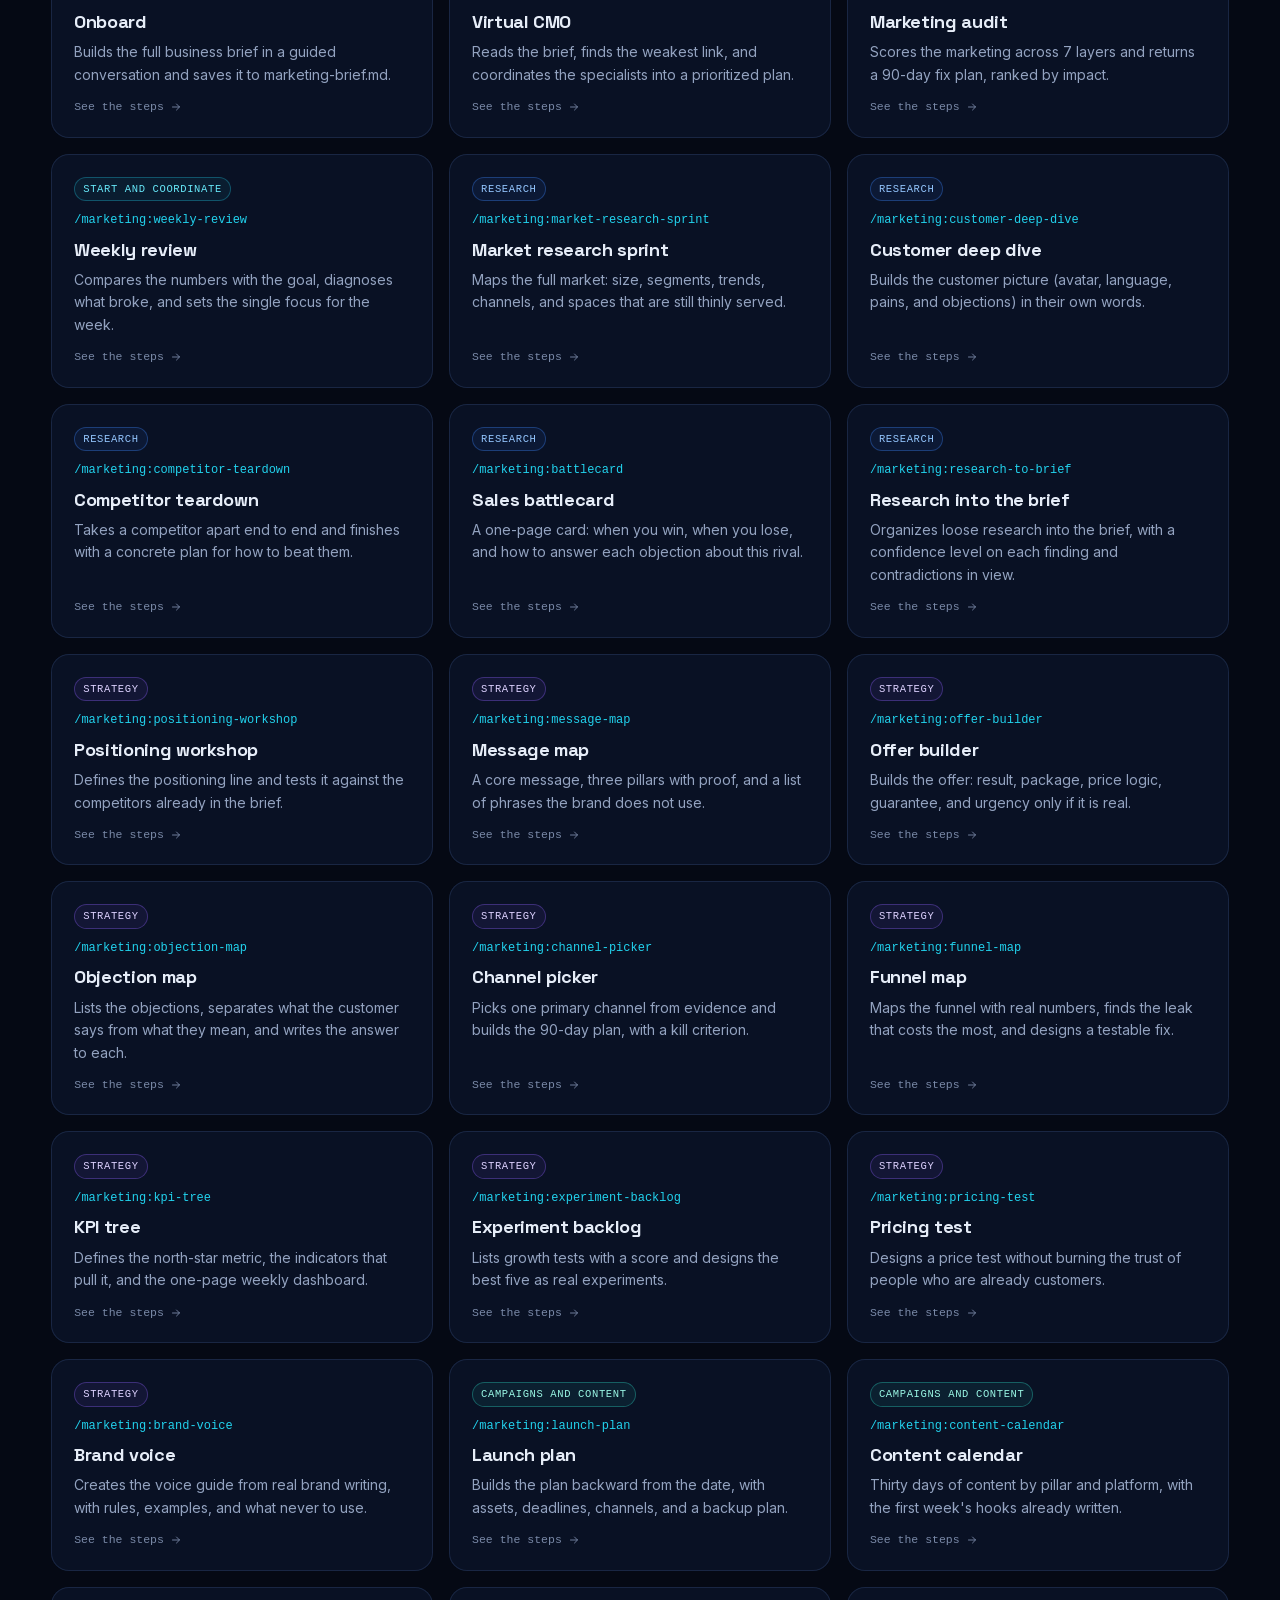
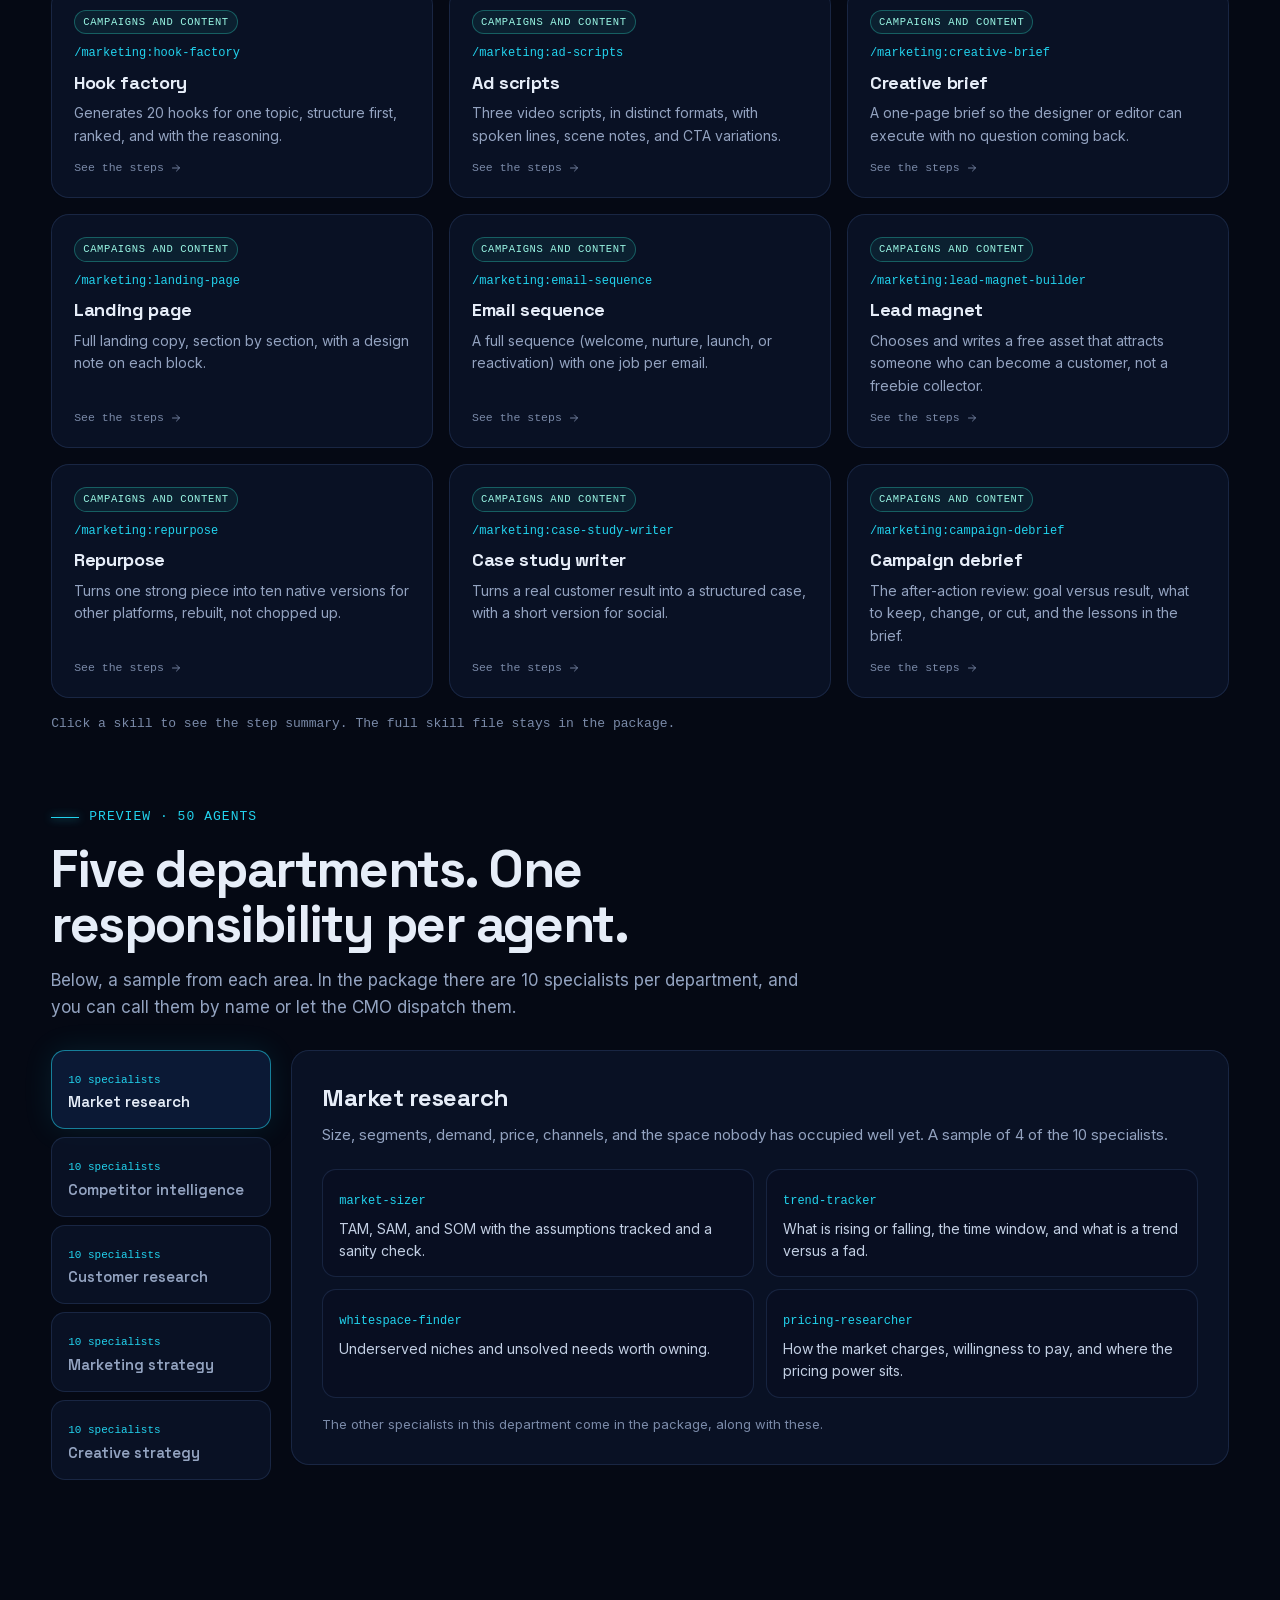
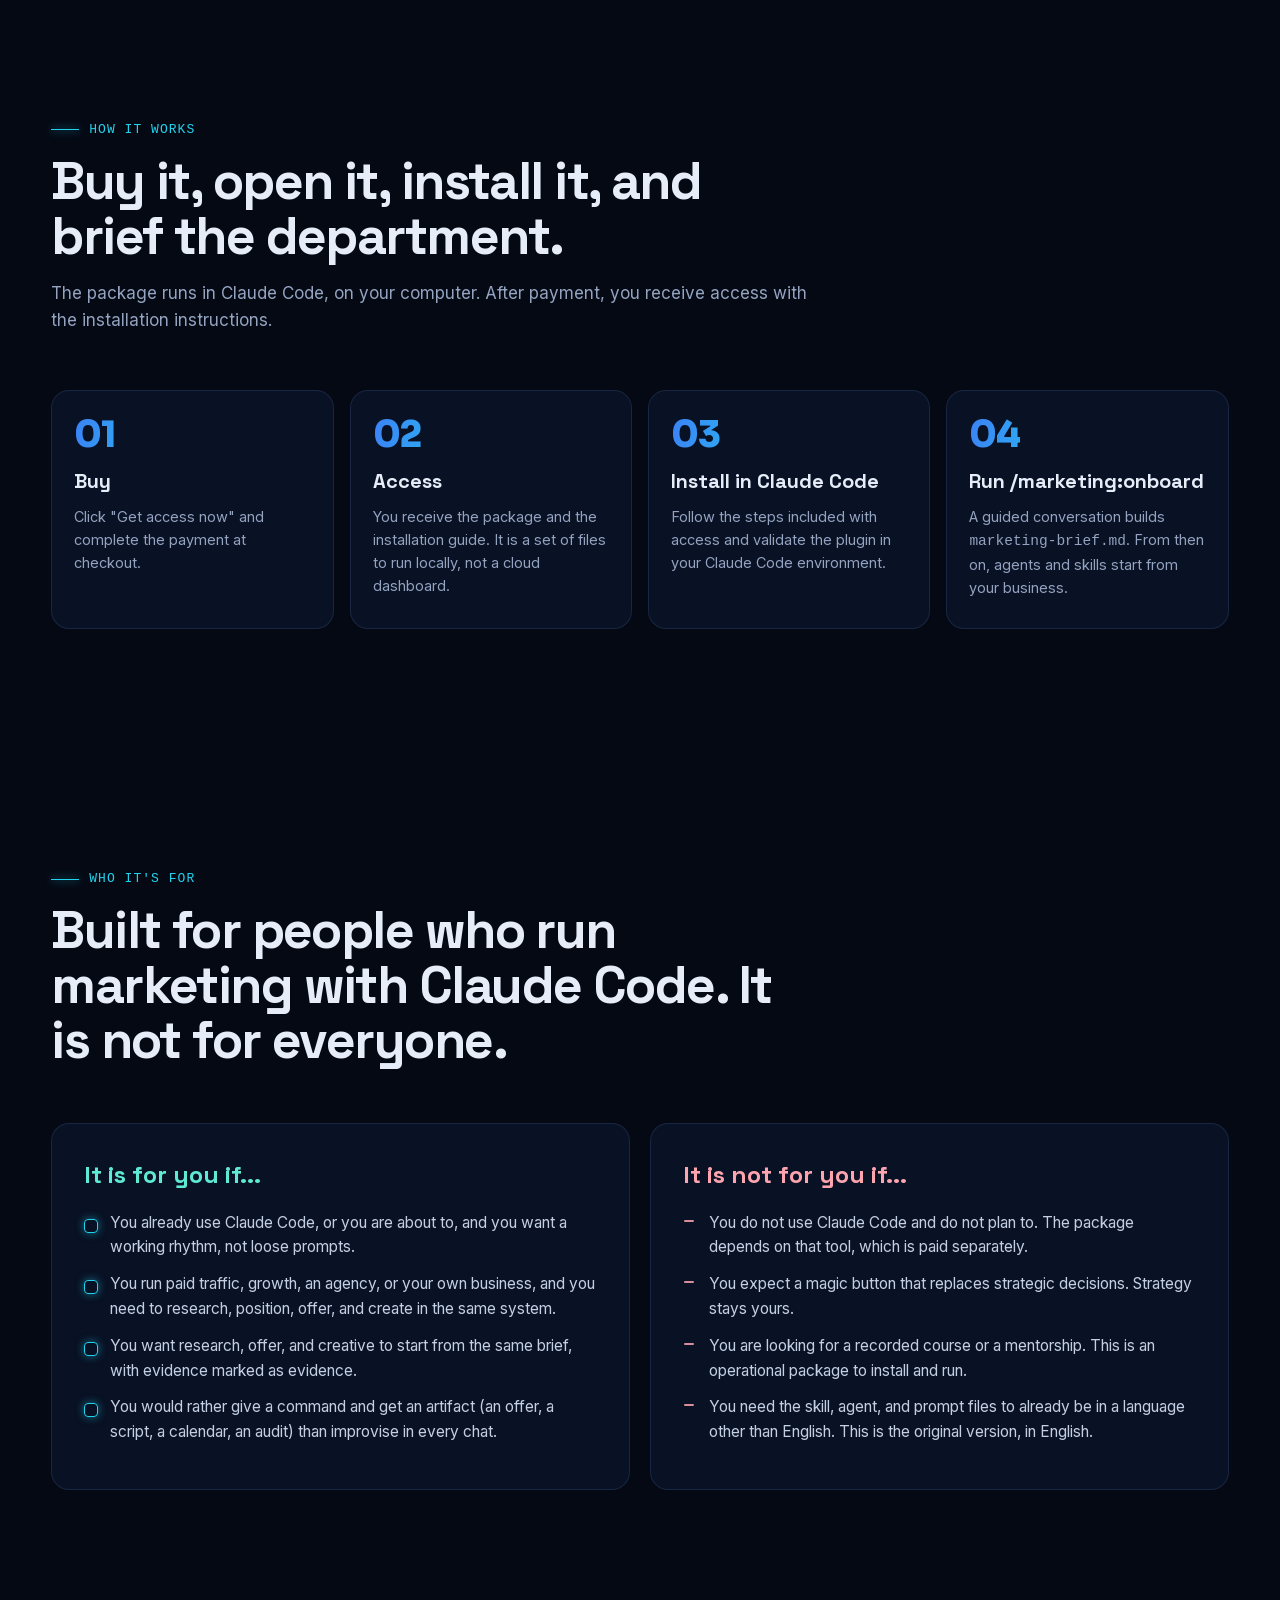
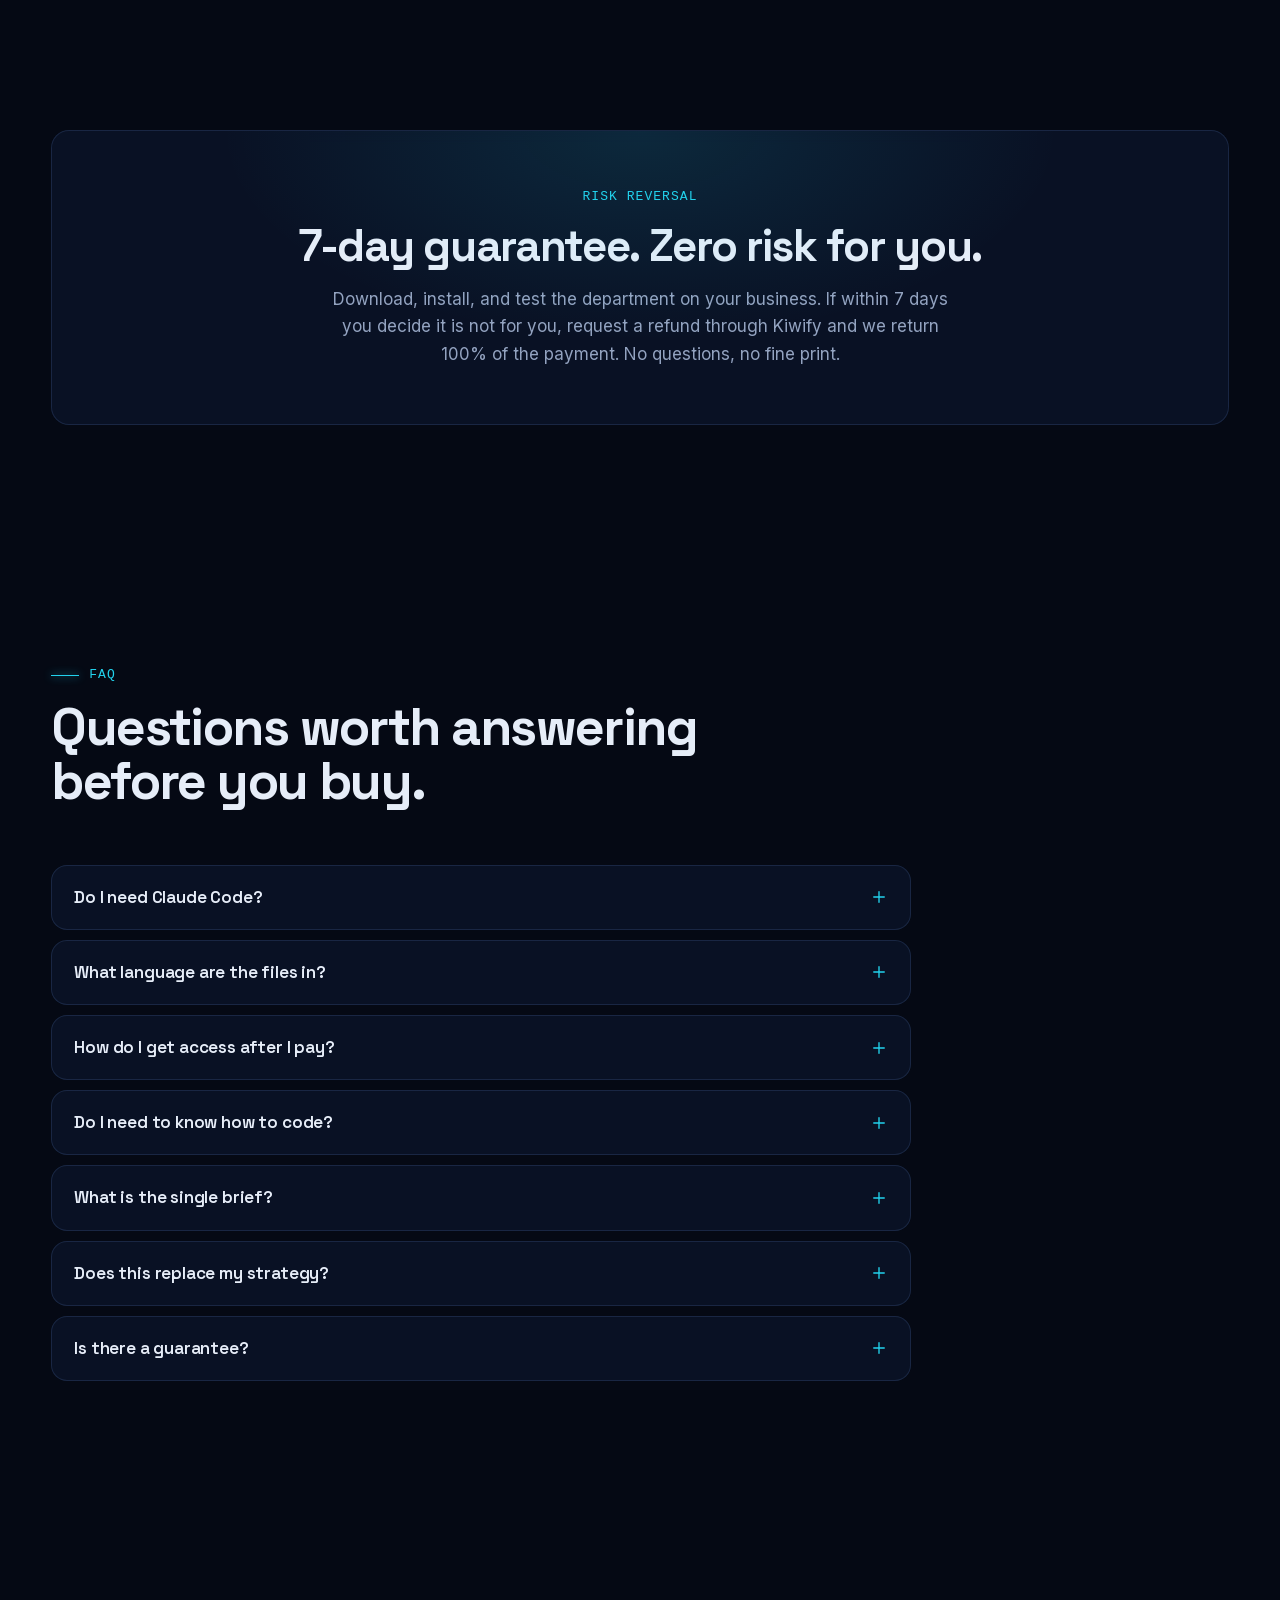
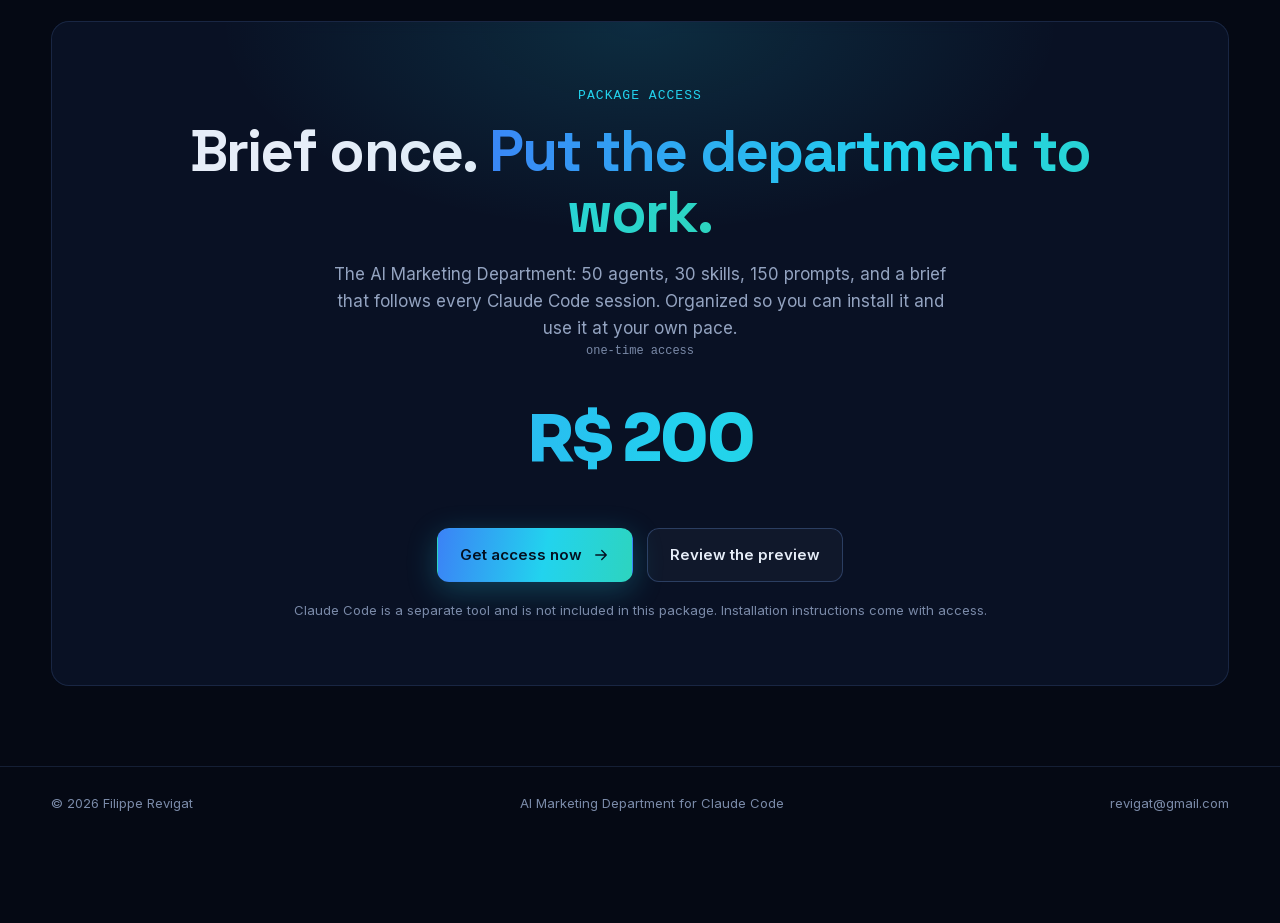
<file: departamento-marketing/en/index.html>
<!DOCTYPE html>
<html lang="en">
<head>
<meta charset="UTF-8">
<meta name="viewport" content="width=device-width, initial-scale=1">
<meta name="google-site-verification" content="bx5R7uaUIGKvdGbP1B0FQhD59mgnzWSswNiIkD972OI">
<!-- Google tag (gtag.js) -->
<script async src="https://www.googletagmanager.com/gtag/js?id=G-9262P1QYFR"></script>
<script>
  window.dataLayer = window.dataLayer || [];
  function gtag(){dataLayer.push(arguments);}
  gtag('js', new Date());

  gtag('config', 'G-9262P1QYFR');
</script>
<title>AI Marketing Department for Claude Code | Filippe Revigat</title>
<meta name="description" content="AI Marketing Department for Claude Code: 50 specialist agents, 30 skills, 150 prompts, and one shared brief of your business. Organized and published by Filippe Revigat.">
<meta name="theme-color" content="#050914">
<meta property="og:title" content="AI Marketing Department for Claude Code | Filippe Revigat">
<meta property="og:description" content="50 agents, 30 skills, and 150 prompts working from a single brief. Brief once. The department does not ask again.">
<meta property="og:type" content="website">
<meta property="og:url" content="https://revigat.github.io/departamento-marketing/en/">
<meta property="og:locale" content="en_US">
<meta property="og:locale:alternate" content="pt_BR">
<link rel="canonical" href="https://revigat.github.io/departamento-marketing/en/">
<link rel="alternate" hreflang="pt-BR" href="https://revigat.github.io/departamento-marketing/">
<link rel="alternate" hreflang="en" href="https://revigat.github.io/departamento-marketing/en/">
<link rel="alternate" hreflang="x-default" href="https://revigat.github.io/departamento-marketing/">
<link rel="preload" href="../../assets/fonts/sora.woff2" as="font" type="font/woff2" crossorigin>
<link rel="stylesheet" href="../assets/styles.css">
<link rel="icon" href="data:image/svg+xml,%3Csvg xmlns='http://www.w3.org/2000/svg' viewBox='0 0 64 64'%3E%3Crect width='64' height='64' rx='14' fill='%23050914'/%3E%3Ctext x='50%25' y='58%25' text-anchor='middle' font-family='Arial' font-weight='700' font-size='28' fill='%2322d3ee'%3EFR%3C/text%3E%3C/svg%3E">
<!-- Reddit Pixel -->
<script>
!function(w,d){if(!w.rdt){var p=w.rdt=function(){p.sendEvent?p.sendEvent.apply(p,arguments):p.callQueue.push(arguments)};p.callQueue=[];var t=d.createElement("script");t.src="https://www.redditstatic.com/ads/pixel.js";t.async=!0;var s=d.getElementsByTagName("script")[0];s.parentNode.insertBefore(t,s)}}(window,document);
rdt('init','a2_k0fe9et4p99n');
rdt('track', 'PageVisit');
</script>
<!-- DO NOT MODIFY UNLESS TO REPLACE A USER IDENTIFIER -->
<!-- End Reddit Pixel -->
<script type="application/ld+json">
{
  "@context": "https://schema.org",
  "@graph": [
    {
      "@type": "Person",
      "@id": "https://revigat.github.io/#person",
      "name": "Filippe Revigat",
      "url": "https://revigat.github.io/",
      "image": "https://revigat.github.io/assets/filippe.webp",
      "jobTitle": "Digital Strategy, Digital Marketing and Artificial Intelligence Specialist",
      "email": "revigat@gmail.com",
      "description": "Specialist in Digital Marketing, Growth & Performance | AI applied to business. Curitiba, Brazil.",
      "homeLocation": {
        "@type": "Place",
        "name": "Curitiba, Brazil"
      },
      "sameAs": [
        "https://www.linkedin.com/in/filippe-revigat"
      ],
      "knowsAbout": [
        "Digital Strategy",
        "Digital Marketing",
        "Artificial Intelligence",
        "AI agents",
        "Paid media",
        "Marketing automation",
        "Growth",
        "Performance",
        "Data and KPIs",
        "CRO",
        "Conversion funnels",
        "SEO",
        "AI governance",
        "AI applied to business",
        "AI and automation",
        "Data-driven",
        "Brand archetypes",
        "Learning theory"
      ]
    },
    {
      "@type": "WebSite",
      "@id": "https://revigat.github.io/#website",
      "name": "Filippe Revigat",
      "url": "https://revigat.github.io/",
      "inLanguage": [
        "pt-BR",
        "en"
      ],
      "publisher": {
        "@id": "https://revigat.github.io/#person"
      }
    },
    {
      "@type": "WebPage",
      "@id": "https://revigat.github.io/departamento-marketing/en/#webpage",
      "url": "https://revigat.github.io/departamento-marketing/en/",
      "name": "AI Marketing Department for Claude Code | Filippe Revigat",
      "description": "50 specialist agents, 30 skills, and 150 prompts working from a single brief of your business. You brief once. The department does not ask again.",
      "inLanguage": "en",
      "isPartOf": {
        "@id": "https://revigat.github.io/#website"
      },
      "about": {
        "@id": "https://revigat.github.io/departamento-marketing/en/#product"
      },
      "publisher": {
        "@id": "https://revigat.github.io/#person"
      },
      "copyrightHolder": {
        "@id": "https://revigat.github.io/#person"
      },
      "mainEntity": {
        "@id": "https://revigat.github.io/departamento-marketing/en/#product"
      },
      "breadcrumb": {
        "@id": "https://revigat.github.io/departamento-marketing/en/#breadcrumb"
      },
      "translationOfWork": {
        "@id": "https://revigat.github.io/departamento-marketing/#webpage"
      }
    },
    {
      "@type": [
        "Product",
        "CreativeWork"
      ],
      "@id": "https://revigat.github.io/departamento-marketing/en/#product",
      "name": "AI Marketing Department for Claude Code",
      "description": "50 specialist agents, 30 skills, and 150 prompts working from a single brief of your business. You brief once. The department does not ask again.",
      "url": "https://revigat.github.io/departamento-marketing/en/",
      "inLanguage": "en",
      "brand": {
        "@type": "Brand",
        "name": "Filippe Revigat",
        "url": "https://revigat.github.io/"
      },
      "author": {
        "@id": "https://revigat.github.io/#person"
      },
      "provider": {
        "@id": "https://revigat.github.io/#person"
      },
      "translationOfWork": {
        "@id": "https://revigat.github.io/departamento-marketing/#product"
      },
      "offers": {
        "@type": "Offer",
        "@id": "https://revigat.github.io/departamento-marketing/en/#offer",
        "url": "https://pay.kiwify.com.br/1A9h6Z0",
        "price": "200",
        "priceCurrency": "BRL",
        "seller": {
          "@id": "https://revigat.github.io/#person"
        }
      }
    },
    {
      "@type": "BreadcrumbList",
      "@id": "https://revigat.github.io/departamento-marketing/en/#breadcrumb",
      "itemListElement": [
        {
          "@type": "ListItem",
          "position": 1,
          "name": "Home",
          "item": "https://revigat.github.io/en/"
        },
        {
          "@type": "ListItem",
          "position": 2,
          "name": "AI Marketing Department for Claude Code",
          "item": "https://revigat.github.io/departamento-marketing/en/"
        }
      ]
    },
    {
      "@type": "FAQPage",
      "@id": "https://revigat.github.io/departamento-marketing/en/#faq",
      "url": "https://revigat.github.io/departamento-marketing/en/#faq",
      "inLanguage": "en",
      "isPartOf": {
        "@id": "https://revigat.github.io/departamento-marketing/en/#webpage"
      },
      "mainEntity": [
        {
          "@type": "Question",
          "name": "Do I need Claude Code?",
          "acceptedAnswer": {
            "@type": "Answer",
            "text": "The package goes furthest in Claude Code: that is where the specialist agents, the /marketing: commands, and the automatic brief loading were built to run. The skills (SKILL.md files) and the 150 prompts also work in Claude (claude.ai and the desktop app), in Grok Bot, and in other agents that read SKILL.md files, as instructions. Claude Code is a paid tool on its own and is not included in the package."
          }
        },
        {
          "@type": "Question",
          "name": "What language are the files in?",
          "acceptedAnswer": {
            "@type": "Answer",
            "text": "This is the original version: skills, agents, and prompts are in English. This page is in English. Commands stay in the /marketing:name format. When you talk to the agents in another language, they reply in that language."
          }
        },
        {
          "@type": "Question",
          "name": "How do I get access after I pay?",
          "acceptedAnswer": {
            "@type": "Answer",
            "text": "After payment, you receive the package and the installation steps. It is a set of files to install in Claude Code. The natural path is a download, not an online dashboard, because the skills need to run locally on your machine."
          }
        },
        {
          "@type": "Question",
          "name": "Do I need to know how to code?",
          "acceptedAnswer": {
            "@type": "Answer",
            "text": "No. You install the package in Claude Code and run the flows by command, such as /marketing:onboard or /marketing:hook-factory. Some familiarity with Claude Code helps, but the marketing work does not require writing code."
          }
        },
        {
          "@type": "Question",
          "name": "What is the single brief?",
          "acceptedAnswer": {
            "@type": "Answer",
            "text": "It is the marketing-brief.md file: business, market, customer, competitors, positioning, offer, channels, voice, and numbers. The /marketing:onboard skill builds that file in a guided conversation. A session-start hook loads the brief automatically, so you do not re-explain the business in every chat."
          }
        },
        {
          "@type": "Question",
          "name": "Does this replace my strategy?",
          "acceptedAnswer": {
            "@type": "Answer",
            "text": "No. The department does the heavy lifting: research, drafts, plans, and assets. Strategy and decisions stay with you. The virtual CMO names one bottleneck and proposes the next step. You approve it."
          }
        },
        {
          "@type": "Question",
          "name": "Is there a guarantee?",
          "acceptedAnswer": {
            "@type": "Answer",
            "text": "Yes. You have a 7-day guarantee. If you do not like it, request a refund through Kiwify and you get 100% of the payment back."
          }
        }
      ]
    }
  ]
}
</script>
</head>
<body>
<a class="skip" href="#conteudo">Skip to content</a>
<div class="progress" id="progress"></div>
<svg width="0" height="0" style="position:absolute" aria-hidden="true">
  <symbol id="i-arrow" viewBox="0 0 24 24"><path fill="none" stroke="currentColor" stroke-width="1.8" stroke-linecap="round" stroke-linejoin="round" d="M5 12h14M13 6l6 6-6 6"/></symbol>
  <symbol id="i-search" viewBox="0 0 24 24"><g fill="none" stroke="currentColor" stroke-width="1.8" stroke-linecap="round"><circle cx="11" cy="11" r="6.5"/><path d="m16 16 4.5 4.5"/></g></symbol>
  <symbol id="i-plus" viewBox="0 0 24 24"><path fill="none" stroke="currentColor" stroke-width="1.8" stroke-linecap="round" d="M12 5v14M5 12h14"/></symbol>
  <symbol id="i-x" viewBox="0 0 24 24"><path fill="none" stroke="currentColor" stroke-width="1.8" stroke-linecap="round" d="m6 6 12 12M18 6 6 18"/></symbol>
  <symbol id="i-loop" viewBox="0 0 24 24"><g fill="none" stroke="currentColor" stroke-width="1.8" stroke-linecap="round" stroke-linejoin="round"><path d="M4 12a8 8 0 0 1 13.5-5.8L20 8"/><path d="M20 4v4h-4M20 12a8 8 0 0 1-13.5 5.8L4 16"/><path d="M4 20v-4h4"/></g></symbol>
  <symbol id="i-chat" viewBox="0 0 24 24"><g fill="none" stroke="currentColor" stroke-width="1.8" stroke-linecap="round" stroke-linejoin="round"><path d="M5 17.5 3 21l4-1.2A9 9 0 1 0 5 17.5z"/><path d="M8 10h8M8 14h5"/></g></symbol>
  <symbol id="i-split" viewBox="0 0 24 24"><g fill="none" stroke="currentColor" stroke-width="1.8" stroke-linecap="round" stroke-linejoin="round"><rect x="3" y="4" width="7" height="7" rx="1.5"/><rect x="14" y="4" width="7" height="7" rx="1.5"/><rect x="8.5" y="15" width="7" height="7" rx="1.5"/><path d="M6.5 11v2.5A2 2 0 0 0 8.5 15.5M17.5 11v2.5A2 2 0 0 1 15.5 15.5"/></g></symbol>
  <symbol id="i-term" viewBox="0 0 24 24"><g fill="none" stroke="currentColor" stroke-width="1.8" stroke-linecap="round" stroke-linejoin="round"><rect x="3" y="5" width="18" height="14" rx="2.2"/><path d="M3 9.2h18"/><path d="m7 12.2 2.6 2.1-2.6 2.1M12.2 16.3h4.2"/></g></symbol>
  <symbol id="i-bot" viewBox="0 0 24 24"><g fill="none" stroke="currentColor" stroke-width="1.8" stroke-linecap="round" stroke-linejoin="round"><path d="M12 3.2v3.2"/><circle cx="12" cy="2.8" r="1"/><rect x="5" y="7" width="14" height="11.5" rx="3"/><circle cx="9.2" cy="12.4" r="1" fill="currentColor"/><circle cx="14.8" cy="12.4" r="1" fill="currentColor"/><path d="M9 16.2h6M5 13H3.2M20.8 13H19"/></g></symbol>
  <symbol id="i-skillfile" viewBox="0 0 24 24"><g fill="none" stroke="currentColor" stroke-width="1.8" stroke-linecap="round" stroke-linejoin="round"><path d="M7 3.5h6.2L19 9.3V19.5A1.5 1.5 0 0 1 17.5 21h-10A1.5 1.5 0 0 1 6 19.5v-14A1.5 1.5 0 0 1 7 3.5z"/><path d="M13.2 3.5V9.3H19"/><path d="M8.8 13.5h6.4M8.8 16.8h4.4"/></g></symbol>
</svg>

<header class="nav" id="nav">
  <div class="wrap">
    <a href="/en/" class="logo" aria-label="Back to Filippe Revigat's portfolio"><span class="logo-mark">FR</span><span>← Filippe Revigat</span></a>
    <nav class="nav-links" id="navLinks">
      <a href="#problema">The problem</a>
      <a href="#conteudo">What's inside</a>
      <a href="#preview">Preview</a>
      <a href="#como">How it works</a>
      <a href="#para-quem">Who it's for</a>
      <a href="#faq">FAQ</a>
    </nav>
    <div class="nav-tools">
      <nav class="lang-switch" aria-label="Language">
        <a href="/departamento-marketing/" hreflang="pt-BR" lang="pt-BR" aria-label="Português">PT</a>
        <a href="/departamento-marketing/en/" hreflang="en" lang="en" aria-current="page" aria-label="English">EN</a>
      </nav>
      <a class="nav-cta" data-buy href="https://pay.kiwify.com.br/1A9h6Z0">Get access now</a>
      <button class="burger" id="burger" aria-label="Open menu" aria-expanded="false" type="button"><span></span><span></span><span></span></button>
    </div>
  </div>
</header>

<section class="hero" id="top">
  <canvas id="net" aria-hidden="true"></canvas>
  <div class="wrap hero-grid">
    <div>
      <span class="eyebrow"><span class="dot" aria-hidden="true"></span> Built for <span class="rotator" aria-label="Claude Code, Grok Bot, or your preferred agent"><span class="rot-item is-on" aria-hidden="true">Claude Code</span><span class="rot-item" aria-hidden="true">Grok Bot</span><span class="rot-item" aria-hidden="true">your preferred agent</span></span></span>
      <h1>A full marketing department, inside <span class="rotator" aria-label="Claude Code, Grok Bot, or your preferred agent"><span class="rot-item grad-text is-on" aria-hidden="true">Claude&nbsp;Code.</span><span class="rot-item grad-text" aria-hidden="true">Grok&nbsp;Bot.</span><span class="rot-item grad-text" aria-hidden="true">your preferred agent.</span></span></h1>
      <p class="title">50 specialist agents, 30 skills, and 150 prompts working from a single brief of your business. You brief once. The department does not ask again.</p>
      <div class="ctas">
        <a class="btn btn-primary" data-buy href="https://pay.kiwify.com.br/1A9h6Z0">Get access now <svg><use href="#i-arrow"/></svg></a>
        <a class="btn btn-ghost" href="#preview">See the skill preview</a>
      </div>
      <div class="hero-meta">
        <span><b>50</b> agents</span>
        <span><b>30</b> skills</span>
        <span><b>150</b> prompts</span>
        <span><b>1</b> shared brief</span>
      </div>
    </div>
    <div class="term reveal" aria-label="Sample session in Claude Code">
      <div class="term-head"><i></i><i></i><i></i><b>claude: marketing</b></div>
      <pre><span class="c"># Sample session</span>
<span class="p">&gt;</span> <span class="k">/marketing:onboard</span>
<span class="s">Briefing the department...</span>
<span class="ok">✓</span> business, market, customer
<span class="ok">✓</span> competitors, positioning, offer
<span class="ok">✓</span> channels, voice, numbers
<span class="p">Saved to</span> <span class="n">marketing-brief.md</span>

<span class="p">&gt;</span> <span class="k">/marketing:cmo</span> <span class="p">I need 20 meetings this month</span>
<span class="s">Diagnosis:</span> the weakest link is the offer.
<span class="p">Plan:</span> <span class="n">offer-builder</span> → <span class="n">message-map</span> → <span class="n">hook-factory</span>

<span class="c"># The brief loads into every session on its own.</span></pre>
    </div>
  </div>
  <div class="compat wrap" id="compat">
    <p class="compat-kicker">Compatible agents</p>
    <ul class="compat-list">
      <li>
        <span class="compat-ico brand-claude" aria-hidden="true"><img src="../assets/logo-claude.svg" alt="" width="18" height="18"></span>
        <span class="compat-txt"><b>Claude / Claude Code</b></span>
      </li>
      <li>
        <span class="compat-ico brand-grok" aria-hidden="true"><img src="../assets/logo-grok.svg" alt="" width="18" height="18"></span>
        <span class="compat-txt"><b>Grok Bot</b></span>
      </li>
      <li>
        <span class="compat-ico" aria-hidden="true"><svg><use href="#i-skillfile"/></svg></span>
        <span class="compat-txt"><b>Other agents</b><small>that read SKILL.md files</small></span>
      </li>
    </ul>
    <p class="compat-note">The specialist agents and the automatic brief loading were built for Claude Code. On the others, the skills and prompts work as instructions.</p>
  </div>
  <div class="scroll-ind" aria-hidden="true"><div class="mouse"></div>SCROLL</div>
</section>

<section id="problema">
  <div class="wrap">
    <div class="sec-head reveal">
      <div class="sec-tag">THE PROBLEM</div>
      <h2>You already have AI. What is missing is a team that remembers your business.</h2>
      <p>A loose prompt produces loose text. Without a shared brief, every conversation starts from zero, and research, offer, and ads end up speaking different languages.</p>
    </div>
    <div class="pain-grid">
      <article class="card pain reveal">
        <div class="pain-ico" aria-hidden="true"><svg><use href="#i-loop"/></svg></div>
        <h3>Explaining the business every time</h3>
        <p>You paste the context again, the AI forgets the positioning, and the copy comes out generic. Time is gone before the work starts.</p>
      </article>
      <article class="card pain reveal d1">
        <div class="pain-ico" aria-hidden="true"><svg><use href="#i-split"/></svg></div>
        <h3>Research in one window, ads in another</h3>
        <p>The funnel does not talk to the offer. The hook does not talk to the pain. Each piece is born in isolation, and the marketing looks busy without moving forward.</p>
      </article>
      <article class="card pain reveal d2">
        <div class="pain-ico" aria-hidden="true"><svg><use href="#i-chat"/></svg></div>
        <h3>One generic assistant for everything</h3>
        <p>The same chat tries to size a market, write a script, and pick a channel. What is missing is specialization, pace, and a plan with a priority.</p>
      </article>
    </div>
  </div>
</section>

<section id="conteudo">
  <div class="wrap">
    <div class="sec-head reveal">
      <div class="sec-tag">THE PACKAGE</div>
      <h2>What you get in this package.</h2>
      <p>This is not one giant prompt. It is a team of specialists, each with a responsibility, coordinated by a virtual CMO and tied to a single brief.</p>
    </div>
    <div class="inside-grid">
      <article class="card inside reveal">
        <div class="num">50</div>
        <h3>Specialist agents</h3>
        <p>Five departments: market research, competitor intelligence, customer research, marketing strategy, and creative strategy. Ten specialists in each.</p>
      </article>
      <article class="card inside reveal d1">
        <div class="num">30</div>
        <h3>Ready-to-run skills</h3>
        <p>Flows in the <span class="mono">/marketing:name</span> format. You follow the steps and get the deliverable: an offer, hooks, scripts, a calendar, an audit, and more.</p>
      </article>
      <article class="card inside reveal d2">
        <div class="num">150</div>
        <h3>Organized prompts</h3>
        <p>Five libraries, 30 prompts each. They work in any AI chat, and they go further in Claude Code with the brief already loaded.</p>
      </article>
      <article class="card inside reveal d3">
        <div class="num">1</div>
        <h3>Single brief</h3>
        <p>You fill it in once with <span class="mono">/marketing:onboard</span>. A session hook loads <span class="mono">marketing-brief.md</span> automatically from then on.</p>
      </article>
    </div>
    <div class="rules">
      <article class="card rule reveal">
        <div class="mini">01 · Evidence</div>
        <p>No invented metrics, customers, or quotes. Every finding carries a grade: source, estimate, or guess.</p>
      </article>
      <article class="card rule reveal d1">
        <div class="mini">02 · Customer voice</div>
        <p>Copy is born from the buyer's words, not from jargon the company wishes it heard.</p>
      </article>
      <article class="card rule reveal d2">
        <div class="mini">03 · One bottleneck</div>
        <p>The virtual CMO names one weakest link at a time, not a list of five "priorities".</p>
      </article>
      <article class="card rule reveal d3">
        <div class="mini">04 · The decision is yours</div>
        <p>The department does the heavy lifting. Strategy and choices stay with you.</p>
      </article>
    </div>
  </div>
</section>

<section id="preview">
  <div class="wrap">
    <div class="sec-head reveal">
      <div class="sec-tag">PREVIEW · 30 SKILLS</div>
      <h2>Open any skill and see what it delivers.</h2>
      <p>Filter by area, search by name, and click to read a summary of the steps. The full flow stays in the package, after you get access.</p>
    </div>
    <div class="preview-tools">
      <div class="search">
        <svg aria-hidden="true"><use href="#i-search"/></svg>
        <input id="skillSearch" type="search" placeholder="Search a skill, command, or topic" autocomplete="off" aria-label="Search skills">
      </div>
      <div class="filters" role="group" aria-label="Filter by category" id="filters"></div>
    </div>
    <div class="skill-grid" id="skillGrid"></div>
    <p class="preview-note">Click a skill to see the step summary. The full skill file stays in the package.</p>

    <div class="sec-head reveal" style="margin-top:72px;margin-bottom:28px">
      <div class="sec-tag">PREVIEW · 50 AGENTS</div>
      <h2>Five departments. One responsibility per agent.</h2>
      <p>Below, a sample from each area. In the package there are 10 specialists per department, and you can call them by name or let the CMO dispatch them.</p>
    </div>
    <div class="depts">
      <div class="dept-tabs" role="tablist" aria-label="Departments" id="deptTabs"></div>
      <div class="card dept-panel" id="deptPanel" role="tabpanel"></div>
    </div>
  </div>
</section>

<section id="como">
  <div class="wrap">
    <div class="sec-head reveal">
      <div class="sec-tag">HOW IT WORKS</div>
      <h2>Buy it, open it, install it, and brief the department.</h2>
      <p>The package runs in Claude Code, on your computer. After payment, you receive access with the installation instructions.</p>
    </div>
    <div class="steps">
      <article class="card step reveal">
        <div class="n">01</div>
        <h3>Buy</h3>
        <p>Click "Get access now" and complete the payment at checkout.</p>
      </article>
      <article class="card step reveal d1">
        <div class="n">02</div>
        <h3>Access</h3>
        <p>You receive the package and the installation guide. It is a set of files to run locally, not a cloud dashboard.</p>
      </article>
      <article class="card step reveal d2">
        <div class="n">03</div>
        <h3>Install in Claude Code</h3>
        <p>Follow the steps included with access and validate the plugin in your Claude Code environment.</p>
      </article>
      <article class="card step reveal d3">
        <div class="n">04</div>
        <h3>Run /marketing:onboard</h3>
        <p>A guided conversation builds <span class="mono">marketing-brief.md</span>. From then on, agents and skills start from your business.</p>
      </article>
    </div>
  </div>
</section>

<section id="para-quem">
  <div class="wrap">
    <div class="sec-head reveal">
      <div class="sec-tag">WHO IT'S FOR</div>
      <h2>Built for people who run marketing with Claude Code. It is not for everyone.</h2>
    </div>
    <div class="who-grid">
      <article class="card who yes reveal">
        <h3>It is for you if...</h3>
        <ul>
          <li>You already use Claude Code, or you are about to, and you want a working rhythm, not loose prompts.</li>
          <li>You run paid traffic, growth, an agency, or your own business, and you need to research, position, offer, and create in the same system.</li>
          <li>You want research, offer, and creative to start from the same brief, with evidence marked as evidence.</li>
          <li>You would rather give a command and get an artifact (an offer, a script, a calendar, an audit) than improvise in every chat.</li>
        </ul>
      </article>
      <article class="card who no reveal d1">
        <h3>It is not for you if...</h3>
        <ul>
          <li>You do not use Claude Code and do not plan to. The package depends on that tool, which is paid separately.</li>
          <li>You expect a magic button that replaces strategic decisions. Strategy stays yours.</li>
          <li>You are looking for a recorded course or a mentorship. This is an operational package to install and run.</li>
          <li>You need the skill, agent, and prompt files to already be in a language other than English. This is the original version, in English.</li>
        </ul>
      </article>
    </div>
  </div>
</section>

<section id="garantia">
  <div class="wrap">
    <div class="card risk reveal">
      <div class="sec-tag center">RISK REVERSAL</div>
      <h2>7-day guarantee. Zero risk for you.</h2>
      <p>Download, install, and test the department on your business. If within 7 days you decide it is not for you, request a refund through Kiwify and we return 100% of the payment. No questions, no fine print.</p>
    </div>
  </div>
</section>

<section id="faq">
  <div class="wrap">
    <div class="sec-head reveal">
      <div class="sec-tag">FAQ</div>
      <h2>Questions worth answering before you buy.</h2>
    </div>
    <div class="faq-list" id="faqList"></div>
  </div>
</section>

<section class="buy" id="comprar">
  <div class="wrap">
    <div class="card buy-box reveal">
      <div class="sec-tag center">PACKAGE ACCESS</div>
      <h2>Brief once. <span class="grad-text">Put the department to work.</span></h2>
      <p class="lead">The AI Marketing Department: 50 agents, 30 skills, 150 prompts, and a brief that follows every Claude Code session. Organized so you can install it and use it at your own pace.</p>
      <div class="price-note">one-time access</div>
      <div class="price">R$ 200</div>
      <div class="ctas">
        <a class="btn btn-primary" data-buy href="https://pay.kiwify.com.br/1A9h6Z0">Get access now <svg><use href="#i-arrow"/></svg></a>
        <a class="btn btn-ghost" href="#preview">Review the preview</a>
      </div>
      <p class="buy-fine">Claude Code is a separate tool and is not included in this package. Installation instructions come with access.</p>
    </div>
  </div>
</section>

<footer>
  <div class="wrap">
    <span>© <span id="y"></span> Filippe Revigat</span>
    <span>AI Marketing Department for Claude Code</span>
    <a href="mailto:revigat@gmail.com">revigat@gmail.com</a>
  </div>
</footer>

<div class="sticky" id="stickyCta" hidden>
  <div class="wrap">
    <div class="info">
      <strong>AI Marketing Department</strong>
      <span>R$ 200</span>
    </div>
    <a class="btn btn-primary" data-buy href="https://pay.kiwify.com.br/1A9h6Z0">Get access now</a>
  </div>
</div>

<div class="modal-bg" id="modalBg" hidden>
  <div class="modal" id="modal" role="dialog" aria-modal="true" aria-labelledby="modalTitle" tabindex="-1">
    <button class="modal-close" type="button" id="modalClose" aria-label="Close"><svg><use href="#i-x"/></svg></button>
    <div class="cat-pill" id="modalCat"></div>
    <div class="cmd" id="modalCmd"></div>
    <h3 id="modalTitle"></h3>
    <p class="sum" id="modalSum"></p>
    <ol id="modalSteps"></ol>
    <div class="gate">
      This is a summary of the steps. The full skill flow is available after you get access.
      <div class="ctas" style="margin-top:12px">
        <a class="btn btn-primary" data-buy href="https://pay.kiwify.com.br/1A9h6Z0">Get access now <svg><use href="#i-arrow"/></svg></a>
      </div>
    </div>
  </div>
</div>

<script src="app.js" defer></script>
</body>
</html>
</file>
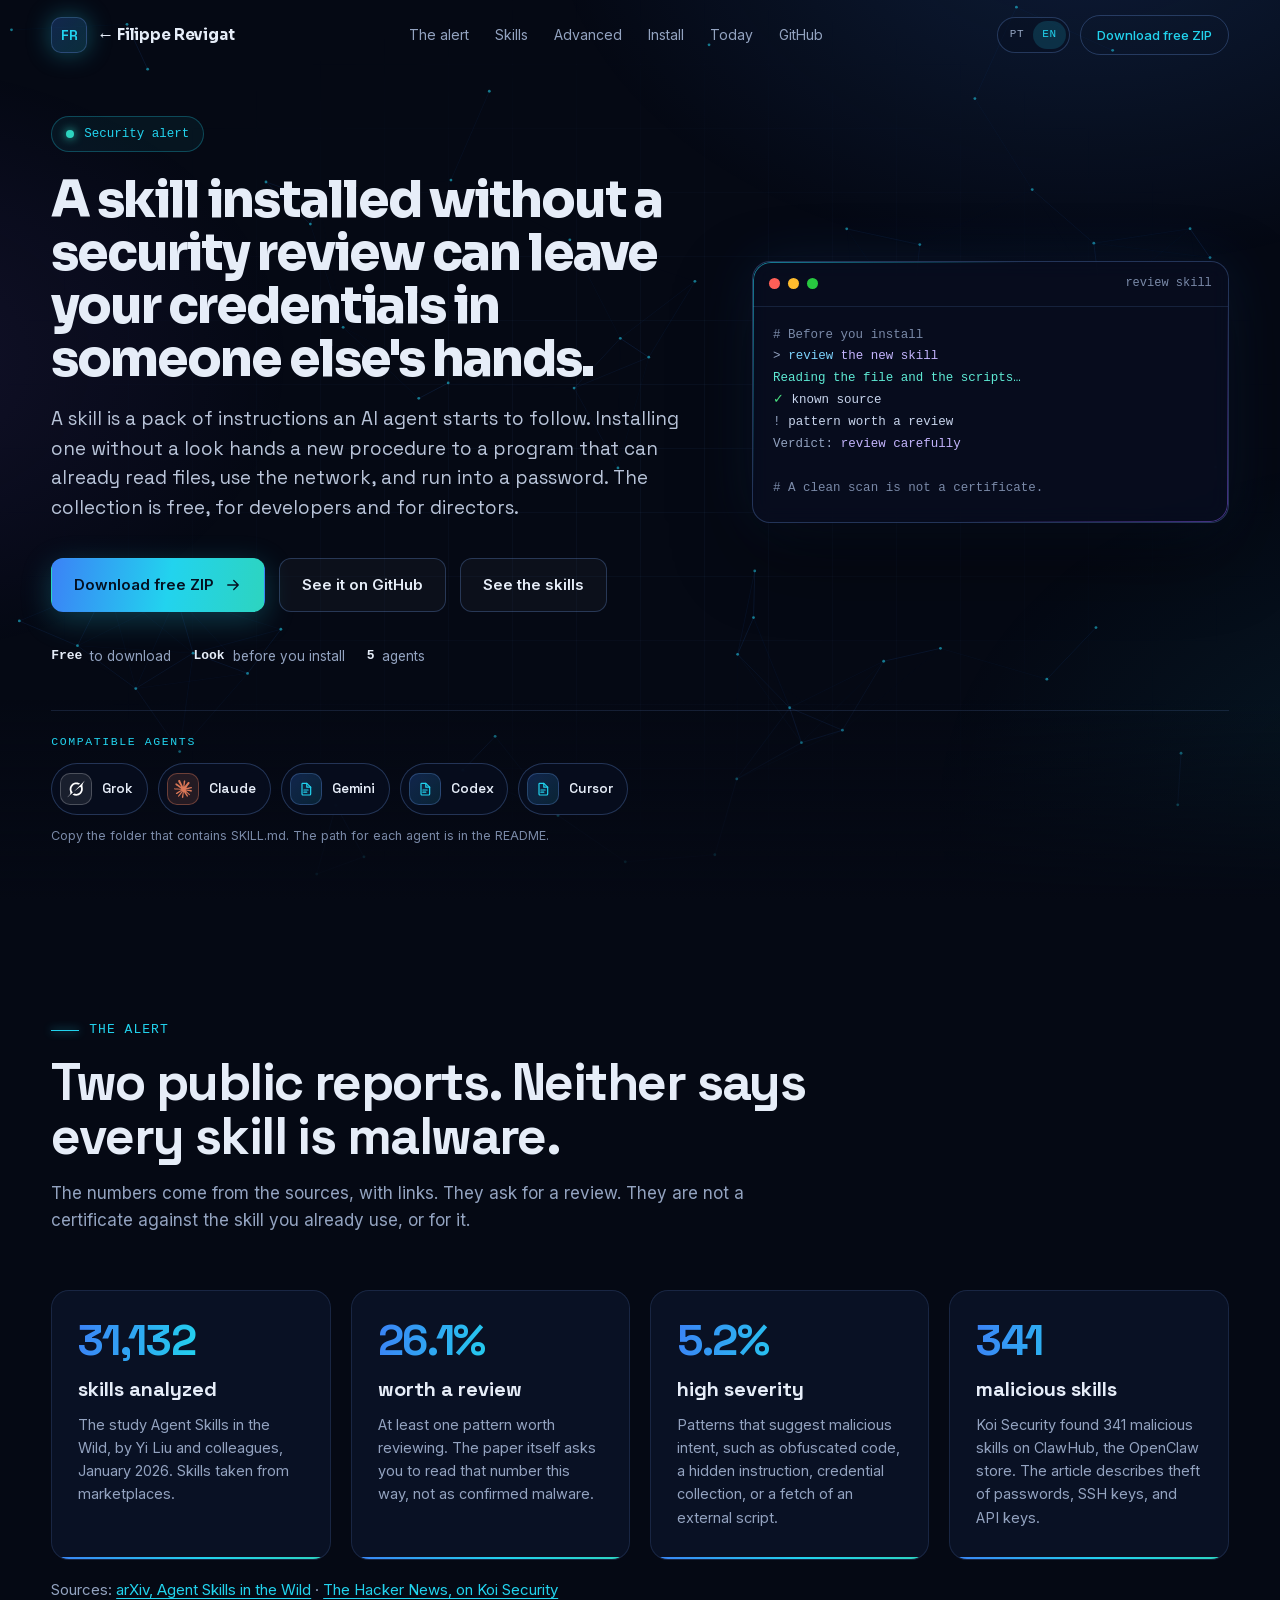
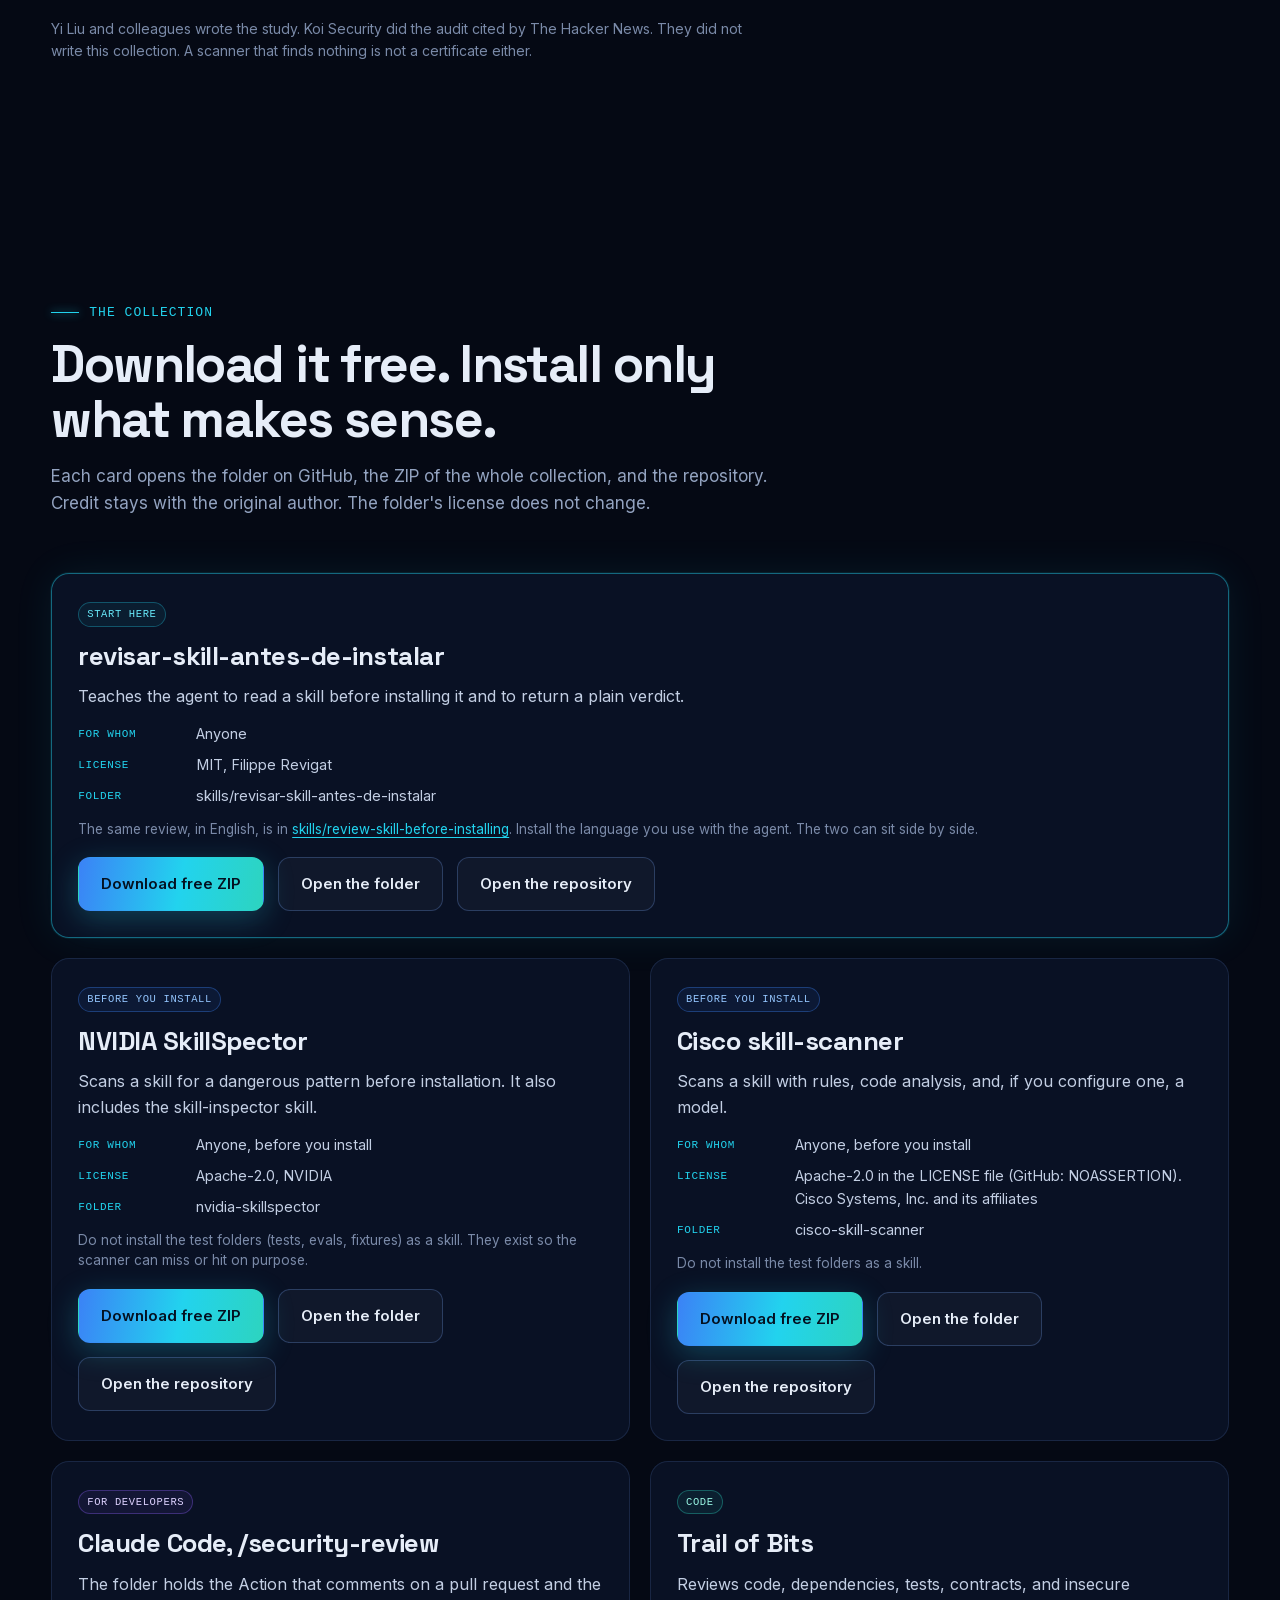
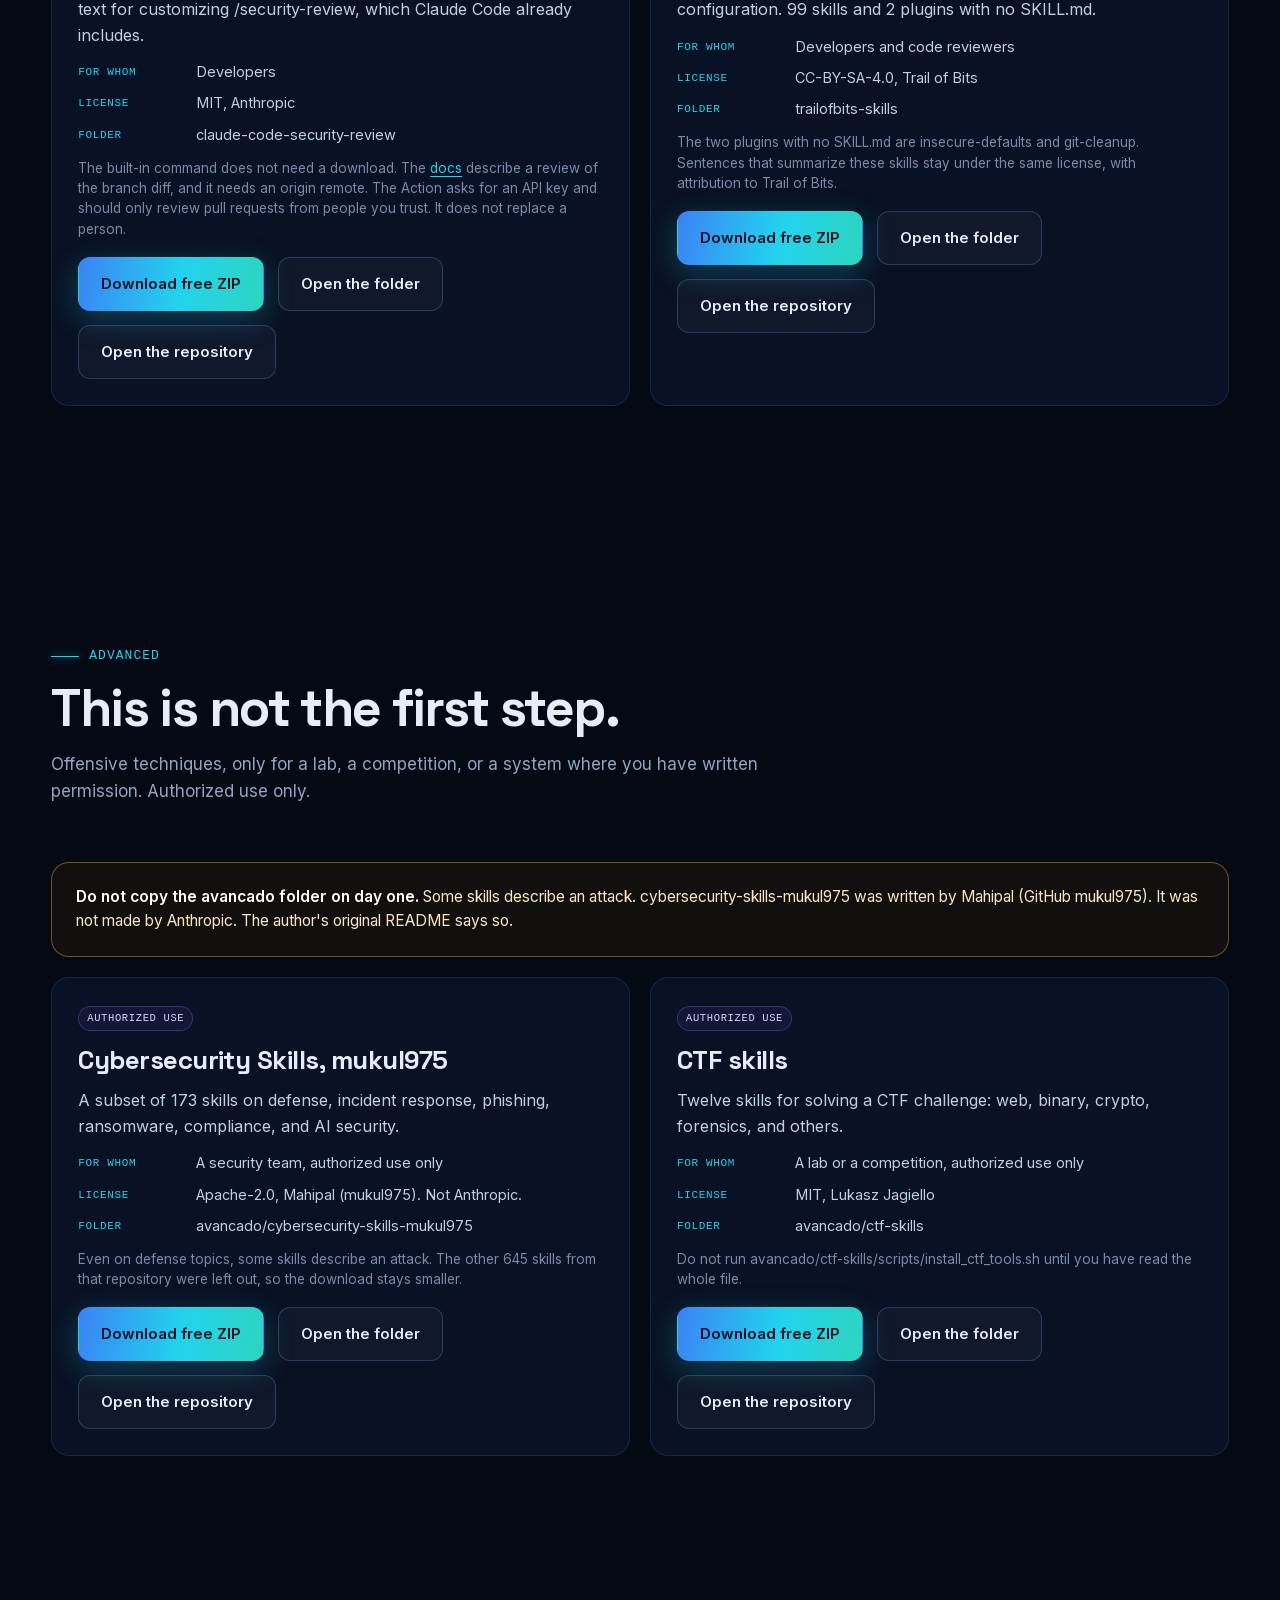
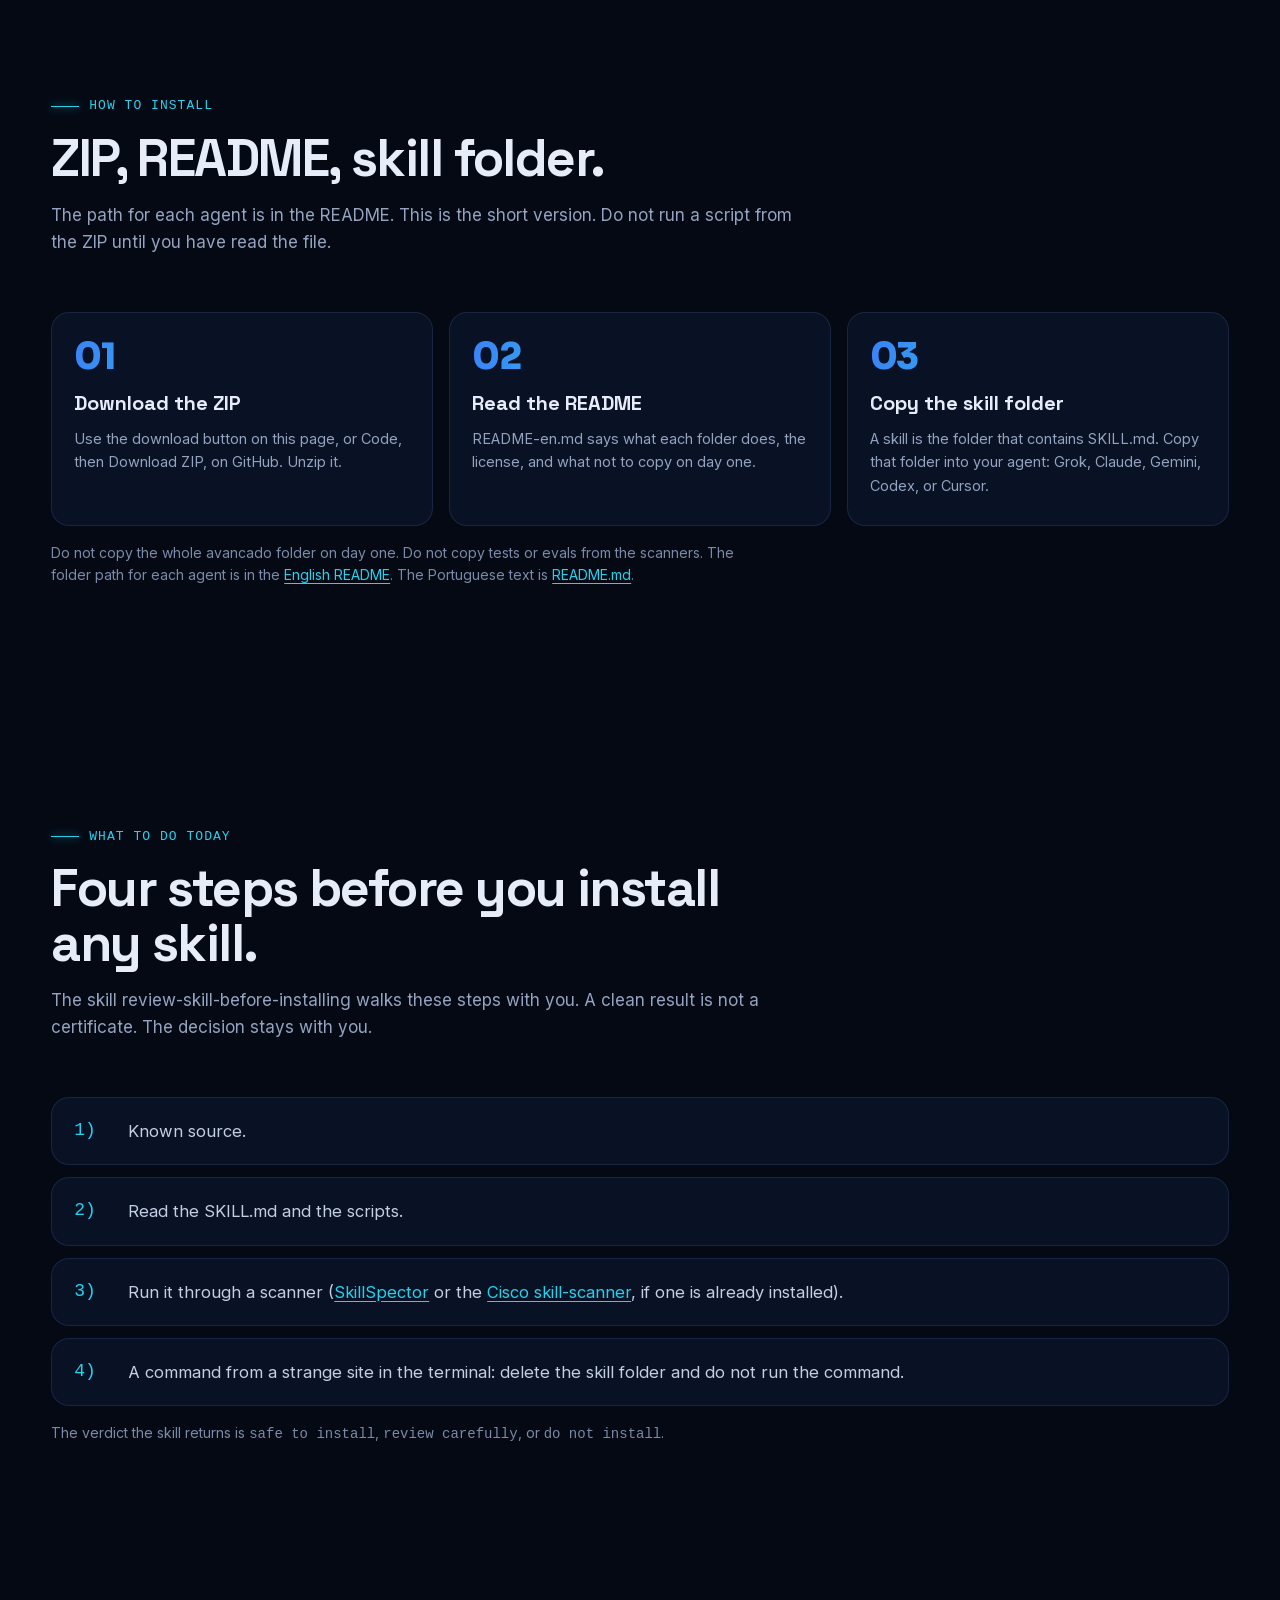
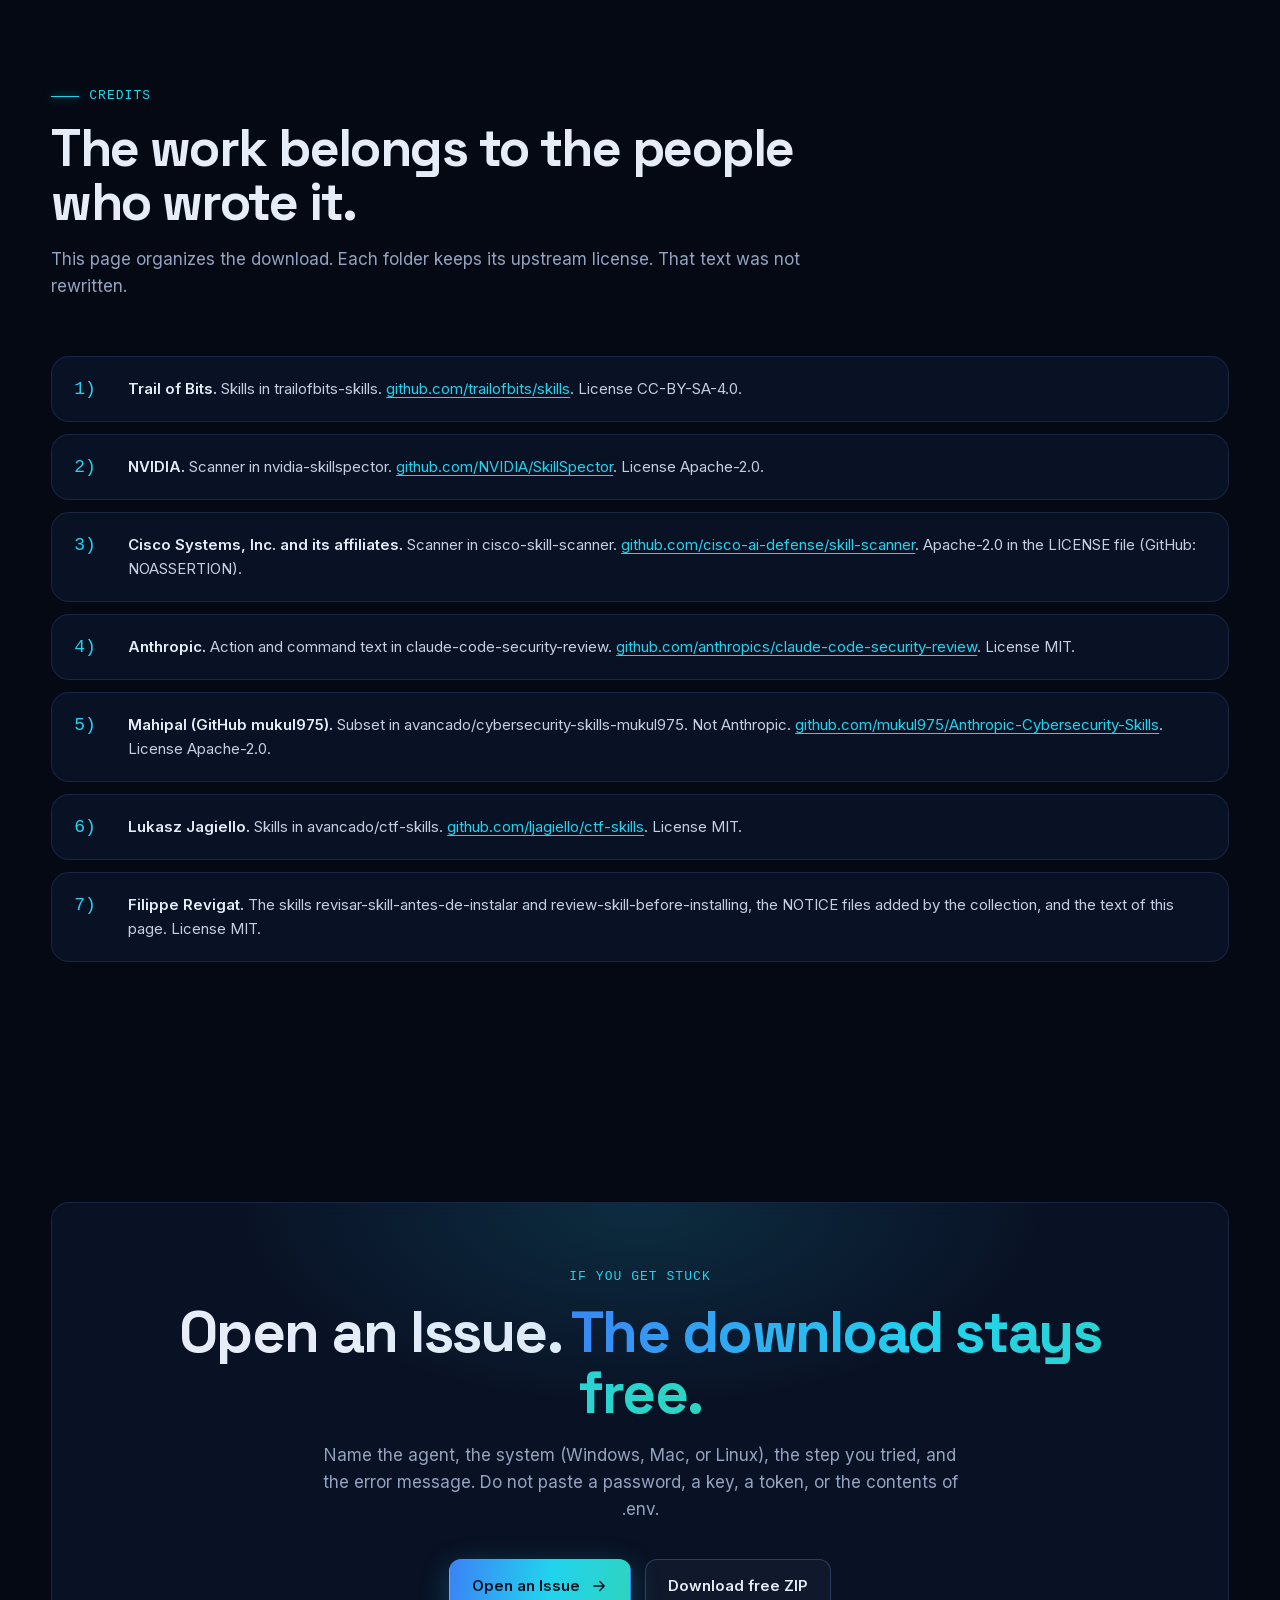
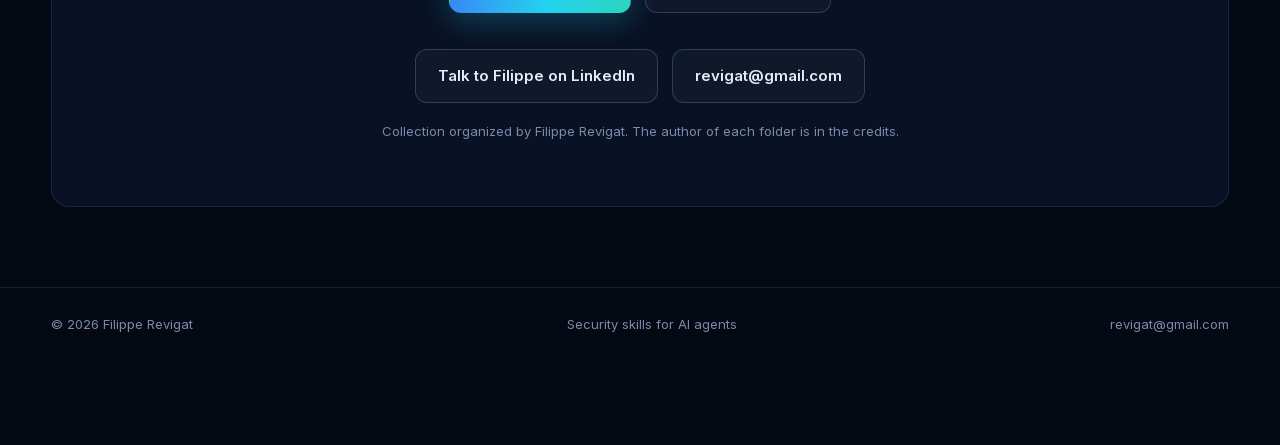
<file: skills-seguranca/en/index.html>
<!DOCTYPE html>
<html lang="en">
<head>
<meta charset="UTF-8">
<meta name="viewport" content="width=device-width, initial-scale=1">
<meta name="google-site-verification" content="bx5R7uaUIGKvdGbP1B0FQhD59mgnzWSswNiIkD972OI">
<!-- Google tag (gtag.js) -->
<script async src="https://www.googletagmanager.com/gtag/js?id=G-9262P1QYFR"></script>
<script>
  window.dataLayer = window.dataLayer || [];
  function gtag(){dataLayer.push(arguments);}
  gtag('js', new Date());

  gtag('config', 'G-9262P1QYFR');
</script>
<title>Security skills for AI agents | Free download | Filippe Revigat</title>
<meta name="description" content="A skill installed without a review can leave your credentials in someone else's hands. Free collection for Grok, Claude, Gemini, Codex, and Cursor.">
<meta name="theme-color" content="#050914">
<meta name="author" content="Filippe Revigat">
<meta property="og:site_name" content="Filippe Revigat">
<meta property="og:title" content="Security skills for AI agents | Free download">
<meta property="og:description" content="A skill installed without a review can leave your credentials in someone else's hands. Download the free collection and look before you install.">
<meta property="og:type" content="website">
<meta property="og:url" content="https://revigat.github.io/skills-seguranca/en/">
<meta property="og:locale" content="en_US">
<meta property="og:locale:alternate" content="pt_BR">
<meta property="og:image" content="https://revigat.github.io/skills-seguranca/assets/og-en.png">
<meta property="og:image:width" content="1200">
<meta property="og:image:height" content="630">
<meta property="og:image:alt" content="Security alert: a skill installed without a review can leave your credentials in someone else's hands. Free download.">
<meta name="twitter:card" content="summary_large_image">
<meta name="twitter:title" content="Security skills for AI agents | Free download">
<meta name="twitter:description" content="A skill installed without a review can leave your credentials in someone else's hands. Download the free collection and look before you install.">
<meta name="twitter:image" content="https://revigat.github.io/skills-seguranca/assets/og-en.png">
<meta name="twitter:image:alt" content="Security alert: a skill installed without a review can leave your credentials in someone else's hands. Free download.">
<link rel="canonical" href="https://revigat.github.io/skills-seguranca/en/">
<link rel="alternate" hreflang="pt-BR" href="https://revigat.github.io/skills-seguranca/">
<link rel="alternate" hreflang="en" href="https://revigat.github.io/skills-seguranca/en/">
<link rel="alternate" hreflang="x-default" href="https://revigat.github.io/skills-seguranca/">
<link rel="preload" href="../../assets/fonts/sora.woff2" as="font" type="font/woff2" crossorigin>
<link rel="stylesheet" href="../../departamento-marketing/assets/styles.css">
<link rel="stylesheet" href="../assets/extra.css">
<link rel="icon" href="data:image/svg+xml,%3Csvg xmlns='http://www.w3.org/2000/svg' viewBox='0 0 64 64'%3E%3Crect width='64' height='64' rx='14' fill='%23050914'/%3E%3Ctext x='50%25' y='58%25' text-anchor='middle' font-family='Arial' font-weight='700' font-size='28' fill='%2322d3ee'%3EFR%3C/text%3E%3C/svg%3E">
<script type="application/ld+json">
{
  "@context": "https://schema.org",
  "@graph": [
    {
      "@type": "Person",
      "@id": "https://revigat.github.io/#person",
      "name": "Filippe Revigat",
      "url": "https://revigat.github.io/",
      "image": "https://revigat.github.io/assets/filippe.webp",
      "jobTitle": "Digital Strategy, Digital Marketing and Artificial Intelligence Specialist",
      "email": "revigat@gmail.com",
      "description": "Specialist in Digital Marketing, Growth & Performance | AI applied to business. Curitiba, Brazil.",
      "homeLocation": {
        "@type": "Place",
        "name": "Curitiba, Brazil"
      },
      "sameAs": [
        "https://www.linkedin.com/in/filippe-revigat"
      ],
      "knowsAbout": [
        "Digital Strategy",
        "Digital Marketing",
        "Artificial Intelligence",
        "AI agents",
        "Paid media",
        "Marketing automation",
        "Growth",
        "Performance",
        "Data and KPIs",
        "CRO",
        "Conversion funnels",
        "SEO",
        "AI governance",
        "AI applied to business",
        "AI and automation",
        "Data-driven",
        "Brand archetypes",
        "Learning theory"
      ]
    },
    {
      "@type": "WebSite",
      "@id": "https://revigat.github.io/#website",
      "name": "Filippe Revigat",
      "url": "https://revigat.github.io/",
      "inLanguage": [
        "pt-BR",
        "en"
      ],
      "publisher": {
        "@id": "https://revigat.github.io/#person"
      }
    },
    {
      "@type": "WebPage",
      "@id": "https://revigat.github.io/skills-seguranca/en/#webpage",
      "url": "https://revigat.github.io/skills-seguranca/en/",
      "name": "Security skills for AI agents | Free download | Filippe Revigat",
      "description": "A skill is a pack of instructions an AI agent starts to follow. Installing one without a look hands a new procedure to a program that can already read files, use the network, and run into a password. The collection is free, for developers and for directors. Collection organized by Filippe Revigat. The author of each folder is in the credits.",
      "inLanguage": "en",
      "isPartOf": {
        "@id": "https://revigat.github.io/#website"
      },
      "about": {
        "@id": "https://revigat.github.io/skills-seguranca/en/#code"
      },
      "publisher": {
        "@id": "https://revigat.github.io/#person"
      },
      "copyrightHolder": {
        "@id": "https://revigat.github.io/#person"
      },
      "mainEntity": {
        "@id": "https://revigat.github.io/skills-seguranca/en/#code"
      },
      "breadcrumb": {
        "@id": "https://revigat.github.io/skills-seguranca/en/#breadcrumb"
      },
      "translationOfWork": {
        "@id": "https://revigat.github.io/skills-seguranca/#webpage"
      }
    },
    {
      "@type": "SoftwareSourceCode",
      "@id": "https://revigat.github.io/skills-seguranca/en/#code",
      "name": "Security skills for AI agents",
      "description": "A skill is a pack of instructions an AI agent starts to follow. Installing one without a look hands a new procedure to a program that can already read files, use the network, and run into a password. The collection is free, for developers and for directors. Collection organized by Filippe Revigat. The author of each folder is in the credits.",
      "url": "https://revigat.github.io/skills-seguranca/en/",
      "inLanguage": "en",
      "codeRepository": "https://github.com/Revigat/skills-seguranca-ia",
      "isAccessibleForFree": true,
      "license": {
        "@type": "CreativeWork",
        "name": "Each folder keeps its upstream license. That text was not rewritten."
      },
      "author": {
        "@id": "https://revigat.github.io/#person"
      },
      "provider": {
        "@id": "https://revigat.github.io/#person"
      },
      "translationOfWork": {
        "@id": "https://revigat.github.io/skills-seguranca/#code"
      }
    },
    {
      "@type": "BreadcrumbList",
      "@id": "https://revigat.github.io/skills-seguranca/en/#breadcrumb",
      "itemListElement": [
        {
          "@type": "ListItem",
          "position": 1,
          "name": "Home",
          "item": "https://revigat.github.io/en/"
        },
        {
          "@type": "ListItem",
          "position": 2,
          "name": "Security skills for AI agents",
          "item": "https://revigat.github.io/skills-seguranca/en/"
        }
      ]
    }
  ]
}
</script>
</head>
<body>
<a class="skip" href="#conteudo">Skip to content</a>
<div class="progress" id="progress"></div>
<svg width="0" height="0" style="position:absolute" aria-hidden="true">
  <symbol id="i-arrow" viewBox="0 0 24 24"><path fill="none" stroke="currentColor" stroke-width="1.8" stroke-linecap="round" stroke-linejoin="round" d="M5 12h14M13 6l6 6-6 6"/></symbol>
  <symbol id="i-skillfile" viewBox="0 0 24 24"><g fill="none" stroke="currentColor" stroke-width="1.8" stroke-linecap="round" stroke-linejoin="round"><path d="M7 3.5h6.2L19 9.3V19.5A1.5 1.5 0 0 1 17.5 21h-10A1.5 1.5 0 0 1 6 19.5v-14A1.5 1.5 0 0 1 7 3.5z"/><path d="M13.2 3.5V9.3H19"/><path d="M8.8 13.5h6.4M8.8 16.8h4.4"/></g></symbol>
  <symbol id="i-zip" viewBox="0 0 24 24"><g fill="none" stroke="currentColor" stroke-width="1.8" stroke-linecap="round" stroke-linejoin="round"><path d="M7 3.5h7l5 5V20a1.5 1.5 0 0 1-1.5 1.5h-10A1.5 1.5 0 0 1 6 20V5A1.5 1.5 0 0 1 7.5 3.5H7z"/><path d="M14 3.5V8.5h5M9 8h2M9 11h2M9 14h2"/></g></symbol>
</svg>

<header class="nav" id="nav">
  <div class="wrap">
    <a href="/en/" class="logo" aria-label="Back to Filippe Revigat's portfolio"><span class="logo-mark">FR</span><span>← Filippe Revigat</span></a>
    <nav class="nav-links" id="navLinks">
      <a href="#alerta">The alert</a>
      <a href="#colecao">Skills</a>
      <a href="#avancado">Advanced</a>
      <a href="#como">Install</a>
      <a href="#hoje">Today</a>
      <a href="https://github.com/Revigat/skills-seguranca-ia" target="_blank" rel="noopener">GitHub</a>
    </nav>
    <div class="nav-tools">
      <nav class="lang-switch" aria-label="Language">
        <a href="/skills-seguranca/" hreflang="pt-BR" lang="pt-BR" aria-label="Português">PT</a>
        <a href="/skills-seguranca/en/" hreflang="en" lang="en" aria-current="page" aria-label="English">EN</a>
      </nav>
      <a class="nav-cta" href="https://github.com/Revigat/skills-seguranca-ia/archive/refs/heads/main.zip">Download free ZIP</a>
      <button class="burger" id="burger" aria-label="Open menu" aria-expanded="false" type="button" data-open="Open menu" data-close="Close menu"><span></span><span></span><span></span></button>
    </div>
  </div>
</header>

<section class="hero" id="top">
  <canvas id="net" aria-hidden="true"></canvas>
  <div class="wrap hero-grid">
    <div>
      <span class="eyebrow"><span class="dot" aria-hidden="true"></span> Security alert</span>
      <h1>A skill installed without a security review can leave your credentials in someone else's hands.</h1>
      <p class="title">A skill is a pack of instructions an AI agent starts to follow. Installing one without a look hands a new procedure to a program that can already read files, use the network, and run into a password. The collection is free, for developers and for directors.</p>
      <div class="ctas">
        <a class="btn btn-primary" href="https://github.com/Revigat/skills-seguranca-ia/archive/refs/heads/main.zip">Download free ZIP <svg><use href="#i-arrow"/></svg></a>
        <a class="btn btn-ghost" href="https://github.com/Revigat/skills-seguranca-ia" target="_blank" rel="noopener">See it on GitHub</a>
        <a class="btn btn-ghost" href="#colecao">See the skills</a>
      </div>
      <div class="hero-meta">
        <span><b>Free</b> to download</span>
        <span><b>Look</b> before you install</span>
        <span><b>5</b> agents</span>
      </div>
    </div>
    <div class="term reveal" aria-label="Example of a review before install">
      <div class="term-head"><i></i><i></i><i></i><b>review skill</b></div>
      <pre><span class="c"># Before you install</span>
<span class="p">&gt;</span> <span class="k">review</span> <span class="n">the new skill</span>
<span class="s">Reading the file and the scripts…</span>
<span class="ok">✓</span> known source
<span class="p">!</span> pattern worth a review
<span class="p">Verdict:</span> <span class="n">review carefully</span>

<span class="c"># A clean scan is not a certificate.</span></pre>
    </div>
  </div>
  <div class="compat wrap">
    <p class="compat-kicker">Compatible agents</p>
    <ul class="compat-list">
      <li>
        <span class="compat-ico brand-grok" aria-hidden="true"><img src="../../departamento-marketing/assets/logo-grok.svg" alt="" width="18" height="18"></span>
        <span class="compat-txt"><b>Grok</b></span>
      </li>
      <li>
        <span class="compat-ico brand-claude" aria-hidden="true"><img src="../../departamento-marketing/assets/logo-claude.svg" alt="" width="18" height="18"></span>
        <span class="compat-txt"><b>Claude</b></span>
      </li>
      <li>
        <span class="compat-ico" aria-hidden="true"><svg><use href="#i-skillfile"/></svg></span>
        <span class="compat-txt"><b>Gemini</b></span>
      </li>
      <li>
        <span class="compat-ico" aria-hidden="true"><svg><use href="#i-skillfile"/></svg></span>
        <span class="compat-txt"><b>Codex</b></span>
      </li>
      <li>
        <span class="compat-ico" aria-hidden="true"><svg><use href="#i-skillfile"/></svg></span>
        <span class="compat-txt"><b>Cursor</b></span>
      </li>
    </ul>
    <p class="compat-note">Copy the folder that contains SKILL.md. The path for each agent is in the README.</p>
  </div>
</section>

<main id="conteudo">
<section id="alerta">
  <div class="wrap">
    <div class="sec-head reveal">
      <div class="sec-tag">THE ALERT</div>
      <h2>Two public reports. Neither says every skill is malware.</h2>
      <p>The numbers come from the sources, with links. They ask for a review. They are not a certificate against the skill you already use, or for it.</p>
    </div>
    <div class="inside-grid">
      <article class="card inside reveal">
        <div class="num">31,132</div>
        <h3>skills analyzed</h3>
        <p>The study Agent Skills in the Wild, by Yi Liu and colleagues, January 2026. Skills taken from marketplaces.</p>
      </article>
      <article class="card inside reveal d1">
        <div class="num">26.1%</div>
        <h3>worth a review</h3>
        <p>At least one pattern worth reviewing. The paper itself asks you to read that number this way, not as confirmed malware.</p>
      </article>
      <article class="card inside reveal d2">
        <div class="num">5.2%</div>
        <h3>high severity</h3>
        <p>Patterns that suggest malicious intent, such as obfuscated code, a hidden instruction, credential collection, or a fetch of an external script.</p>
      </article>
      <article class="card inside reveal d3">
        <div class="num">341</div>
        <h3>malicious skills</h3>
        <p>Koi Security found 341 malicious skills on ClawHub, the OpenClaw store. The article describes theft of passwords, SSH keys, and API keys.</p>
      </article>
    </div>
    <p class="sources reveal">Sources: <a href="https://arxiv.org/abs/2601.10338" target="_blank" rel="noopener">arXiv, Agent Skills in the Wild</a> · <a href="https://thehackernews.com/2026/02/researchers-find-341-malicious-clawhub.html" target="_blank" rel="noopener">The Hacker News, on Koi Security</a></p>
    <p class="fine reveal">Yi Liu and colleagues wrote the study. Koi Security did the audit cited by The Hacker News. They did not write this collection. A scanner that finds nothing is not a certificate either.</p>
  </div>
</section>

<section id="colecao">
  <div class="wrap">
    <div class="sec-head reveal">
      <div class="sec-tag">THE COLLECTION</div>
      <h2>Download it free. Install only what makes sense.</h2>
      <p>Each card opens the folder on GitHub, the ZIP of the whole collection, and the repository. Credit stays with the original author. The folder's license does not change.</p>
    </div>
    <div class="pack">
      <article class="card skill-card featured reveal" id="revisar">
        <div class="cat-pill c1">Start here</div>
        <h3>revisar-skill-antes-de-instalar</h3>
        <p class="sum">Teaches the agent to read a skill before installing it and to return a plain verdict.</p>
        <ul class="meta">
          <li><b>For whom</b><span>Anyone</span></li>
          <li><b>License</b><span>MIT, Filippe Revigat</span></li>
          <li><b>Folder</b><span>skills/revisar-skill-antes-de-instalar</span></li>
        </ul>
        <p class="note">The same review, in English, is in <a href="https://github.com/Revigat/skills-seguranca-ia/tree/main/skills/review-skill-before-installing" target="_blank" rel="noopener">skills/review-skill-before-installing</a>. Install the language you use with the agent. The two can sit side by side.</p>
        <div class="ctas">
          <a class="btn btn-primary" href="https://github.com/Revigat/skills-seguranca-ia/archive/refs/heads/main.zip">Download free ZIP <span class="sr-only">of the collection, including revisar-skill-antes-de-instalar</span></a>
          <a class="btn btn-ghost" href="https://github.com/Revigat/skills-seguranca-ia/tree/main/skills/revisar-skill-antes-de-instalar" target="_blank" rel="noopener">Open the folder</a>
          <a class="btn btn-ghost" href="https://github.com/Revigat/skills-seguranca-ia" target="_blank" rel="noopener">Open the repository</a>
        </div>
      </article>

      <article class="card skill-card reveal" id="nvidia">
        <div class="cat-pill c2">Before you install</div>
        <h3>NVIDIA SkillSpector</h3>
        <p class="sum">Scans a skill for a dangerous pattern before installation. It also includes the skill-inspector skill.</p>
        <ul class="meta">
          <li><b>For whom</b><span>Anyone, before you install</span></li>
          <li><b>License</b><span>Apache-2.0, <a href="https://github.com/NVIDIA/SkillSpector" target="_blank" rel="noopener">NVIDIA</a></span></li>
          <li><b>Folder</b><span>nvidia-skillspector</span></li>
        </ul>
        <p class="note">Do not install the test folders (tests, evals, fixtures) as a skill. They exist so the scanner can miss or hit on purpose.</p>
        <div class="ctas">
          <a class="btn btn-primary" href="https://github.com/Revigat/skills-seguranca-ia/archive/refs/heads/main.zip">Download free ZIP <span class="sr-only">of the collection, including SkillSpector</span></a>
          <a class="btn btn-ghost" href="https://github.com/Revigat/skills-seguranca-ia/tree/main/nvidia-skillspector" target="_blank" rel="noopener">Open the folder</a>
          <a class="btn btn-ghost" href="https://github.com/Revigat/skills-seguranca-ia" target="_blank" rel="noopener">Open the repository</a>
        </div>
      </article>

      <article class="card skill-card reveal d1" id="cisco">
        <div class="cat-pill c2">Before you install</div>
        <h3>Cisco skill-scanner</h3>
        <p class="sum">Scans a skill with rules, code analysis, and, if you configure one, a model.</p>
        <ul class="meta">
          <li><b>For whom</b><span>Anyone, before you install</span></li>
          <li><b>License</b><span>Apache-2.0 in the LICENSE file (GitHub: NOASSERTION). <a href="https://github.com/cisco-ai-defense/skill-scanner" target="_blank" rel="noopener">Cisco Systems, Inc. and its affiliates</a></span></li>
          <li><b>Folder</b><span>cisco-skill-scanner</span></li>
        </ul>
        <p class="note">Do not install the test folders as a skill.</p>
        <div class="ctas">
          <a class="btn btn-primary" href="https://github.com/Revigat/skills-seguranca-ia/archive/refs/heads/main.zip">Download free ZIP <span class="sr-only">of the collection, including skill-scanner</span></a>
          <a class="btn btn-ghost" href="https://github.com/Revigat/skills-seguranca-ia/tree/main/cisco-skill-scanner" target="_blank" rel="noopener">Open the folder</a>
          <a class="btn btn-ghost" href="https://github.com/Revigat/skills-seguranca-ia" target="_blank" rel="noopener">Open the repository</a>
        </div>
      </article>

      <article class="card skill-card reveal" id="claude">
        <div class="cat-pill c3">For developers</div>
        <h3>Claude Code, /security-review</h3>
        <p class="sum">The folder holds the Action that comments on a pull request and the text for customizing /security-review, which Claude Code already includes.</p>
        <ul class="meta">
          <li><b>For whom</b><span>Developers</span></li>
          <li><b>License</b><span>MIT, <a href="https://github.com/anthropics/claude-code-security-review" target="_blank" rel="noopener">Anthropic</a></span></li>
          <li><b>Folder</b><span>claude-code-security-review</span></li>
        </ul>
        <p class="note">The built-in command does not need a download. The <a href="https://code.claude.com/docs/en/commands" target="_blank" rel="noopener">docs</a> describe a review of the branch diff, and it needs an origin remote. The Action asks for an API key and should only review pull requests from people you trust. It does not replace a person.</p>
        <div class="ctas">
          <a class="btn btn-primary" href="https://github.com/Revigat/skills-seguranca-ia/archive/refs/heads/main.zip">Download free ZIP <span class="sr-only">of the collection, including the Claude Code review</span></a>
          <a class="btn btn-ghost" href="https://github.com/Revigat/skills-seguranca-ia/tree/main/claude-code-security-review" target="_blank" rel="noopener">Open the folder</a>
          <a class="btn btn-ghost" href="https://github.com/Revigat/skills-seguranca-ia" target="_blank" rel="noopener">Open the repository</a>
        </div>
      </article>

      <article class="card skill-card reveal d1" id="trailofbits">
        <div class="cat-pill c4">Code</div>
        <h3>Trail of Bits</h3>
        <p class="sum">Reviews code, dependencies, tests, contracts, and insecure configuration. 99 skills and 2 plugins with no SKILL.md.</p>
        <ul class="meta">
          <li><b>For whom</b><span>Developers and code reviewers</span></li>
          <li><b>License</b><span>CC-BY-SA-4.0, <a href="https://github.com/trailofbits/skills" target="_blank" rel="noopener">Trail of Bits</a></span></li>
          <li><b>Folder</b><span>trailofbits-skills</span></li>
        </ul>
        <p class="note">The two plugins with no SKILL.md are insecure-defaults and git-cleanup. Sentences that summarize these skills stay under the same license, with attribution to Trail of Bits.</p>
        <div class="ctas">
          <a class="btn btn-primary" href="https://github.com/Revigat/skills-seguranca-ia/archive/refs/heads/main.zip">Download free ZIP <span class="sr-only">of the collection, including the Trail of Bits skills</span></a>
          <a class="btn btn-ghost" href="https://github.com/Revigat/skills-seguranca-ia/tree/main/trailofbits-skills" target="_blank" rel="noopener">Open the folder</a>
          <a class="btn btn-ghost" href="https://github.com/Revigat/skills-seguranca-ia" target="_blank" rel="noopener">Open the repository</a>
        </div>
      </article>
    </div>
  </div>
</section>

<section id="avancado">
  <div class="wrap">
    <div class="sec-head reveal">
      <div class="sec-tag">ADVANCED</div>
      <h2>This is not the first step.</h2>
      <p>Offensive techniques, only for a lab, a competition, or a system where you have written permission. Authorized use only.</p>
    </div>
    <div class="card warn reveal">
      <p><strong>Do not copy the avancado folder on day one.</strong> Some skills describe an attack. cybersecurity-skills-mukul975 was written by Mahipal (GitHub mukul975). It was not made by Anthropic. The author's original README says so.</p>
    </div>
    <div class="pack">
      <article class="card skill-card reveal" id="mukul">
        <div class="cat-pill c3">Authorized use</div>
        <h3>Cybersecurity Skills, mukul975</h3>
        <p class="sum">A subset of 173 skills on defense, incident response, phishing, ransomware, compliance, and AI security.</p>
        <ul class="meta">
          <li><b>For whom</b><span>A security team, authorized use only</span></li>
          <li><b>License</b><span>Apache-2.0, <a href="https://github.com/mukul975/Anthropic-Cybersecurity-Skills" target="_blank" rel="noopener">Mahipal (mukul975)</a>. Not Anthropic.</span></li>
          <li><b>Folder</b><span>avancado/cybersecurity-skills-mukul975</span></li>
        </ul>
        <p class="note">Even on defense topics, some skills describe an attack. The other 645 skills from that repository were left out, so the download stays smaller.</p>
        <div class="ctas">
          <a class="btn btn-primary" href="https://github.com/Revigat/skills-seguranca-ia/archive/refs/heads/main.zip">Download free ZIP <span class="sr-only">of the collection, including the mukul975 subset</span></a>
          <a class="btn btn-ghost" href="https://github.com/Revigat/skills-seguranca-ia/tree/main/avancado/cybersecurity-skills-mukul975" target="_blank" rel="noopener">Open the folder</a>
          <a class="btn btn-ghost" href="https://github.com/Revigat/skills-seguranca-ia" target="_blank" rel="noopener">Open the repository</a>
        </div>
      </article>

      <article class="card skill-card reveal d1" id="ctf">
        <div class="cat-pill c3">Authorized use</div>
        <h3>CTF skills</h3>
        <p class="sum">Twelve skills for solving a CTF challenge: web, binary, crypto, forensics, and others.</p>
        <ul class="meta">
          <li><b>For whom</b><span>A lab or a competition, authorized use only</span></li>
          <li><b>License</b><span>MIT, <a href="https://github.com/ljagiello/ctf-skills" target="_blank" rel="noopener">Lukasz Jagiello</a></span></li>
          <li><b>Folder</b><span>avancado/ctf-skills</span></li>
        </ul>
        <p class="note">Do not run avancado/ctf-skills/scripts/install_ctf_tools.sh until you have read the whole file.</p>
        <div class="ctas">
          <a class="btn btn-primary" href="https://github.com/Revigat/skills-seguranca-ia/archive/refs/heads/main.zip">Download free ZIP <span class="sr-only">of the collection, including the CTF skills</span></a>
          <a class="btn btn-ghost" href="https://github.com/Revigat/skills-seguranca-ia/tree/main/avancado/ctf-skills" target="_blank" rel="noopener">Open the folder</a>
          <a class="btn btn-ghost" href="https://github.com/Revigat/skills-seguranca-ia" target="_blank" rel="noopener">Open the repository</a>
        </div>
      </article>
    </div>
  </div>
</section>

<section id="como">
  <div class="wrap">
    <div class="sec-head reveal">
      <div class="sec-tag">HOW TO INSTALL</div>
      <h2>ZIP, README, skill folder.</h2>
      <p>The path for each agent is in the README. This is the short version. Do not run a script from the ZIP until you have read the file.</p>
    </div>
    <div class="steps">
      <article class="card step reveal">
        <div class="n">01</div>
        <h3>Download the ZIP</h3>
        <p>Use the download button on this page, or Code, then Download ZIP, on GitHub. Unzip it.</p>
      </article>
      <article class="card step reveal d1">
        <div class="n">02</div>
        <h3>Read the README</h3>
        <p>README-en.md says what each folder does, the license, and what not to copy on day one.</p>
      </article>
      <article class="card step reveal d2">
        <div class="n">03</div>
        <h3>Copy the skill folder</h3>
        <p>A skill is the folder that contains SKILL.md. Copy that folder into your agent: Grok, Claude, Gemini, Codex, or Cursor.</p>
      </article>
    </div>
    <p class="fine reveal">Do not copy the whole avancado folder on day one. Do not copy tests or evals from the scanners. The folder path for each agent is in the <a href="https://github.com/Revigat/skills-seguranca-ia/blob/main/README-en.md" target="_blank" rel="noopener">English README</a>. The Portuguese text is <a href="https://github.com/Revigat/skills-seguranca-ia/blob/main/README.md" target="_blank" rel="noopener">README.md</a>.</p>
  </div>
</section>

<section id="hoje">
  <div class="wrap">
    <div class="sec-head reveal">
      <div class="sec-tag">WHAT TO DO TODAY</div>
      <h2>Four steps before you install any skill.</h2>
      <p>The skill review-skill-before-installing walks these steps with you. A clean result is not a certificate. The decision stays with you.</p>
    </div>
    <ol class="today">
      <li class="card reveal">Known source.</li>
      <li class="card reveal d1">Read the SKILL.md and the scripts.</li>
      <li class="card reveal d2">Run it through a scanner (<a href="#nvidia">SkillSpector</a> or the <a href="#cisco">Cisco skill-scanner</a>, if one is already installed).</li>
      <li class="card reveal d3">A command from a strange site in the terminal: delete the skill folder and do not run the command.</li>
    </ol>
    <p class="fine reveal">The verdict the skill returns is <span class="mono">safe to install</span>, <span class="mono">review carefully</span>, or <span class="mono">do not install</span>.</p>
  </div>
</section>

<section id="creditos">
  <div class="wrap">
    <div class="sec-head reveal">
      <div class="sec-tag">CREDITS</div>
      <h2>The work belongs to the people who wrote it.</h2>
      <p>This page organizes the download. Each folder keeps its upstream license. That text was not rewritten.</p>
    </div>
    <ol class="credits">
      <li class="card reveal"><b>Trail of Bits.</b> Skills in trailofbits-skills. <a href="https://github.com/trailofbits/skills" target="_blank" rel="noopener">github.com/trailofbits/skills</a>. License CC-BY-SA-4.0.</li>
      <li class="card reveal"><b>NVIDIA.</b> Scanner in nvidia-skillspector. <a href="https://github.com/NVIDIA/SkillSpector" target="_blank" rel="noopener">github.com/NVIDIA/SkillSpector</a>. License Apache-2.0.</li>
      <li class="card reveal"><b>Cisco Systems, Inc. and its affiliates.</b> Scanner in cisco-skill-scanner. <a href="https://github.com/cisco-ai-defense/skill-scanner" target="_blank" rel="noopener">github.com/cisco-ai-defense/skill-scanner</a>. Apache-2.0 in the LICENSE file (GitHub: NOASSERTION).</li>
      <li class="card reveal"><b>Anthropic.</b> Action and command text in claude-code-security-review. <a href="https://github.com/anthropics/claude-code-security-review" target="_blank" rel="noopener">github.com/anthropics/claude-code-security-review</a>. License MIT.</li>
      <li class="card reveal"><b>Mahipal (GitHub mukul975).</b> Subset in avancado/cybersecurity-skills-mukul975. Not Anthropic. <a href="https://github.com/mukul975/Anthropic-Cybersecurity-Skills" target="_blank" rel="noopener">github.com/mukul975/Anthropic-Cybersecurity-Skills</a>. License Apache-2.0.</li>
      <li class="card reveal"><b>Lukasz Jagiello.</b> Skills in avancado/ctf-skills. <a href="https://github.com/ljagiello/ctf-skills" target="_blank" rel="noopener">github.com/ljagiello/ctf-skills</a>. License MIT.</li>
      <li class="card reveal"><b>Filippe Revigat.</b> The skills revisar-skill-antes-de-instalar and review-skill-before-installing, the NOTICE files added by the collection, and the text of this page. License MIT.</li>
    </ol>
  </div>
</section>

<section class="buy" id="ajuda">
  <div class="wrap">
    <div class="card buy-box reveal">
      <div class="sec-tag center">IF YOU GET STUCK</div>
      <h2>Open an Issue. <span class="grad-text">The download stays free.</span></h2>
      <p class="lead">Name the agent, the system (Windows, Mac, or Linux), the step you tried, and the error message. Do not paste a password, a key, a token, or the contents of .env.</p>
      <div class="ctas">
        <a class="btn btn-primary" href="https://github.com/Revigat/skills-seguranca-ia/issues" target="_blank" rel="noopener">Open an Issue <svg><use href="#i-arrow"/></svg></a>
        <a class="btn btn-ghost" href="https://github.com/Revigat/skills-seguranca-ia/archive/refs/heads/main.zip">Download free ZIP</a>
      </div>
      <div class="ctas">
        <a class="btn btn-ghost" href="https://www.linkedin.com/in/filippe-revigat" target="_blank" rel="noopener">Talk to Filippe on LinkedIn</a>
        <a class="btn btn-ghost" href="mailto:revigat@gmail.com">revigat@gmail.com</a>
      </div>
      <p class="buy-fine">Collection organized by Filippe Revigat. The author of each folder is in the credits.</p>
    </div>
  </div>
</section>
</main>

<footer>
  <div class="wrap">
    <span>© <span id="y"></span> Filippe Revigat</span>
    <span>Security skills for AI agents</span>
    <a href="mailto:revigat@gmail.com">revigat@gmail.com</a>
  </div>
</footer>

<div class="sticky" id="stickyCta" hidden>
  <div class="wrap">
    <div class="info">
      <strong>Security skills</strong>
      <span>Free download</span>
    </div>
    <a class="btn btn-primary" href="https://github.com/Revigat/skills-seguranca-ia/archive/refs/heads/main.zip">Download ZIP</a>
  </div>
</div>

<noscript><style>.reveal{opacity:1;transform:none}</style></noscript>
<script src="../assets/app.js" defer></script>
</body>
</html>
</file>
<file: departamento-marketing/assets/styles.css>
@font-face{font-family:"Space Grotesk";font-style:normal;font-weight:400 700;font-display:swap;src:url("../../assets/fonts/space-grotesk.woff2") format("woff2");unicode-range:U+0000-00FF,U+0131,U+0152-0153,U+02BB-02BC,U+02C6,U+02DA,U+02DC,U+0304,U+0308,U+0329,U+2000-206F,U+20AC,U+2122,U+2191,U+2193,U+2212,U+2215,U+FEFF,U+FFFD}
@font-face{font-family:"Inter";font-style:normal;font-weight:400 700;font-display:swap;src:url("../../assets/fonts/inter.woff2") format("woff2");unicode-range:U+0000-00FF,U+0131,U+0152-0153,U+02BB-02BC,U+02C6,U+02DA,U+02DC,U+0304,U+0308,U+0329,U+2000-206F,U+20AC,U+2122,U+2191,U+2193,U+2212,U+2215,U+FEFF,U+FFFD}
@font-face{font-family:"Sora";font-style:normal;font-weight:700 800;font-display:swap;src:url("../../assets/fonts/sora.woff2") format("woff2");unicode-range:U+0000-00FF,U+0131,U+0152-0153,U+02BB-02BC,U+02C6,U+02DA,U+02DC,U+0304,U+0308,U+0329,U+2000-206F,U+20AC,U+2122,U+2191,U+2193,U+2212,U+2215,U+FEFF,U+FFFD}
@font-face{font-family:"Sora Fallback";src:local("Arial"),local("Liberation Sans");font-weight:700 800;font-style:normal;size-adjust:110.72%;ascent-override:87.61%;descent-override:26.19%;line-gap-override:0%}
@font-face{font-family:"Inter Fallback";src:local("Arial"),local("Liberation Sans");font-weight:400 700;font-style:normal;size-adjust:107.4%;ascent-override:90.2%;descent-override:22.46%;line-gap-override:0%}
@font-face{font-family:"Space Grotesk Fallback";src:local("Arial"),local("Liberation Sans");font-weight:400 700;font-style:normal;size-adjust:110.98%;ascent-override:88.66%;descent-override:26.31%;line-gap-override:0%}
:root{
  --bg:#050914; --bg2:#0a1124; --panel:rgba(14,24,48,.62); --panel-solid:#0c1530;
  --line:rgba(120,170,255,.14); --line2:rgba(120,170,255,.26);
  --text:#e6edf8; --muted:#93a3c0; --dim:#7a8aa8;
  --blue:#3b82f6; --blue2:#2f6bff; --cyan:#22d3ee; --teal:#2dd4bf; --teal2:#5eead4; --violet:#8b5cf6;
  --grad:linear-gradient(100deg,#3b82f6 0%,#22d3ee 55%,#2dd4bf 100%);
  --grad2:linear-gradient(120deg,#8b5cf6,#3b82f6 50%,#22d3ee);
  --glow:0 0 24px rgba(34,211,238,.35);
  --radius:18px;
  --fh:"Space Grotesk","Space Grotesk Fallback",ui-sans-serif,system-ui,-apple-system,"Segoe UI",Roboto,Arial,sans-serif;
  --fb:"Inter","Inter Fallback",ui-sans-serif,system-ui,-apple-system,"Segoe UI",Roboto,Arial,sans-serif;
  --fm:ui-monospace,SFMono-Regular,Menlo,Consolas,"Liberation Mono",monospace;
}
*{box-sizing:border-box;margin:0;padding:0}
html{scroll-behavior:smooth;scroll-padding-top:80px}
body{background:var(--bg);color:var(--text);font-family:var(--fb);line-height:1.6;-webkit-font-smoothing:antialiased;overflow-x:hidden}
body::before{content:"";position:fixed;inset:0;pointer-events:none;z-index:0;
  background:radial-gradient(900px 600px at 85% -10%,rgba(59,130,246,.16),transparent 60%),
             radial-gradient(700px 500px at -10% 40%,rgba(139,92,246,.10),transparent 60%),
             radial-gradient(800px 600px at 110% 90%,rgba(34,211,238,.08),transparent 60%)}
body::after{content:"";position:fixed;inset:0;pointer-events:none;z-index:0;opacity:.35;
  background-image:linear-gradient(var(--line) 1px,transparent 1px),linear-gradient(90deg,var(--line) 1px,transparent 1px);
  background-size:64px 64px;mask-image:radial-gradient(ellipse at center,#000 10%,transparent 75%);-webkit-mask-image:radial-gradient(ellipse at center,#000 10%,transparent 75%)}
a{color:inherit;text-decoration:none}
::selection{background:rgba(34,211,238,.3)}
:focus-visible{outline:2px solid var(--cyan);outline-offset:3px;border-radius:6px}
.skip{position:absolute;left:-999px;top:8px;z-index:80;background:var(--grad);color:#041020;padding:10px 16px;border-radius:10px;font-weight:600}
.skip:focus{left:8px}
.wrap{width:min(1180px,92vw);margin:0 auto;position:relative;z-index:1}
section{position:relative;z-index:1;padding:120px 0}
.grad-text{background:var(--grad);-webkit-background-clip:text;background-clip:text;color:transparent}
.mono{font-family:var(--fm)}
.progress{position:fixed;top:0;left:0;height:2px;width:0;background:var(--grad);z-index:60;box-shadow:0 0 10px var(--cyan)}
.nav{position:fixed;top:0;left:0;right:0;z-index:50;transition:background .3s,border-color .3s;border-bottom:1px solid transparent}
.nav.scrolled{background:rgba(5,9,20,.72);backdrop-filter:blur(14px);-webkit-backdrop-filter:blur(14px);border-color:var(--line)}
.nav .wrap{display:flex;align-items:center;justify-content:space-between;height:70px}
.logo{display:flex;align-items:center;gap:10px;font-family:"Sora","Sora Fallback",var(--fh);font-weight:700;letter-spacing:-.01em;font-size:15px}
.logo-mark{width:36px;height:36px;border-radius:10px;display:grid;place-items:center;background:linear-gradient(135deg,rgba(59,130,246,.25),rgba(34,211,238,.18));border:1px solid var(--line2);font-size:14px;color:var(--cyan);box-shadow:var(--glow);font-family:var(--fh);font-weight:700}
.nav-links{display:flex;gap:26px;font-size:14px;color:var(--muted)}
.nav-links a{position:relative;transition:color .2s}
.nav-links a:hover,.nav-links a.active{color:var(--text)}
.nav-links a::after{content:"";position:absolute;left:0;bottom:-6px;height:2px;width:0;background:var(--grad);transition:width .3s;border-radius:2px}
.nav-links a:hover::after,.nav-links a.active::after{width:100%}
.nav-cta{font-size:13px;padding:9px 16px;border-radius:999px;border:1px solid var(--line2);color:var(--cyan);transition:all .25s;font-weight:500}
.nav-cta:hover{background:rgba(34,211,238,.1);box-shadow:var(--glow)}
.nav-tools{display:flex;align-items:center;gap:10px;flex:none}
.lang-switch{display:inline-flex;align-items:center;padding:3px;border:1px solid var(--line2);border-radius:999px;font-family:var(--fm);font-size:11px;letter-spacing:.06em;line-height:1;background:rgba(8,14,32,.45)}
.lang-switch a{color:var(--muted);padding:8px 9px;border-radius:999px;min-width:32px;min-height:28px;display:inline-flex;align-items:center;justify-content:center;text-align:center}
.lang-switch a:hover{color:var(--text)}
.lang-switch a[aria-current="page"]{background:rgba(34,211,238,.16);color:var(--cyan)}
.burger{display:none;background:none;border:1px solid var(--line2);border-radius:10px;width:42px;height:42px;color:var(--text);cursor:pointer}
.burger span{display:block;width:18px;height:2px;background:currentColor;margin:4px auto;transition:.3s}

.hero{min-height:100vh;min-height:100svh;display:flex;flex-direction:column;justify-content:center;padding:110px 0 48px;overflow:hidden}
#net{position:absolute;inset:0;width:100%;height:100%;z-index:0}
.hero::after{content:"";position:absolute;left:0;right:0;bottom:0;height:200px;background:linear-gradient(transparent,var(--bg));z-index:0;pointer-events:none}
.hero-grid{display:grid;grid-template-columns:1.15fr .85fr;gap:56px;align-items:center}
.eyebrow{display:inline-flex;align-items:center;gap:10px;font-family:var(--fm);font-size:12.5px;color:var(--cyan);padding:7px 14px;border-radius:999px;border:1px solid rgba(34,211,238,.28);background:rgba(34,211,238,.06)}
.dot{width:8px;height:8px;border-radius:50%;background:var(--teal);box-shadow:0 0 10px var(--teal);animation:pulse 2s infinite}
@keyframes pulse{0%,100%{opacity:1;transform:scale(1)}50%{opacity:.5;transform:scale(.75)}}
.hero h1{font-family:"Sora","Sora Fallback",var(--fh);font-weight:800;font-size:clamp(34px,4.8vw,58px);line-height:1.06;letter-spacing:-.04em;margin:22px 0 18px}
.hero .title{font-family:var(--fh);font-size:clamp(16px,1.6vw,19px);color:#c3cfe4;opacity:.95;max-width:640px;font-weight:400;line-height:1.55}
.ctas{display:flex;flex-wrap:wrap;gap:14px;margin-top:36px}
.btn{display:inline-flex;align-items:center;justify-content:center;gap:10px;padding:14px 22px;border-radius:12px;font-weight:600;font-size:15px;transition:transform .2s,box-shadow .25s,background .25s;border:1px solid transparent;cursor:pointer;font-family:var(--fb)}
.btn svg{width:18px;height:18px;flex:none}
.btn-primary{background:var(--grad);color:#041020;box-shadow:0 8px 30px rgba(34,211,238,.25)}
.btn-primary:hover{transform:translateY(-2px);box-shadow:0 12px 40px rgba(34,211,238,.45)}
.btn-ghost{border-color:var(--line2);background:rgba(255,255,255,.03);color:var(--text)}
.btn-ghost:hover{transform:translateY(-2px);border-color:rgba(34,211,238,.5);box-shadow:var(--glow)}
.hero-meta{display:flex;flex-wrap:wrap;gap:18px 22px;margin-top:34px;color:var(--muted);font-size:13.5px}
.hero-meta span{display:inline-flex;align-items:center;gap:8px}
.hero-meta b{color:var(--text);font-weight:600;font-family:var(--fm);font-size:13px}
.hero-meta svg{width:16px;height:16px;color:var(--cyan);flex:none}

.compat{position:relative;z-index:2;margin-top:42px;padding-top:22px;border-top:1px solid var(--line)}
.compat-kicker{font-family:var(--fm);font-size:11.5px;letter-spacing:.14em;text-transform:uppercase;color:var(--cyan);margin-bottom:12px}
.compat-list{list-style:none;display:flex;flex-wrap:wrap;gap:10px;align-items:stretch}
.compat-list li{display:inline-flex;align-items:center;gap:10px;padding:8px 14px 8px 8px;border-radius:999px;border:1px solid var(--line2);background:rgba(8,14,32,.72);backdrop-filter:blur(8px);-webkit-backdrop-filter:blur(8px);color:var(--text);min-height:52px}
.compat-ico{width:32px;height:32px;border-radius:10px;display:grid;place-items:center;flex:none;background:linear-gradient(135deg,rgba(59,130,246,.22),rgba(34,211,238,.12));border:1px solid var(--line2);color:var(--cyan)}
.compat-ico svg{width:16px;height:16px}
.compat-ico img{width:18px;height:18px;display:block}
.compat-ico.brand-claude{background:rgba(217,119,87,.14);border-color:rgba(217,119,87,.4)}
.compat-ico.brand-grok{background:rgba(255,255,255,.08);border-color:rgba(255,255,255,.22)}

.compat-txt{display:flex;flex-direction:column;line-height:1.15;gap:2px}
.compat-txt b{font-family:var(--fh);font-size:13.5px;font-weight:600;letter-spacing:-.01em}
.compat-txt small{font-family:var(--fm);font-size:10.5px;color:var(--muted);font-weight:400}
.compat-note{margin-top:12px;font-size:12.5px;color:var(--dim);max-width:72ch;line-height:1.5}
.term{background:rgba(8,14,32,.78);border:1px solid var(--line2);border-radius:var(--radius);backdrop-filter:blur(10px);-webkit-backdrop-filter:blur(10px);box-shadow:0 30px 80px rgba(0,0,0,.45),0 0 60px rgba(59,130,246,.12);overflow:hidden;position:relative}
.term-head{display:flex;align-items:center;gap:8px;padding:12px 16px;border-bottom:1px solid var(--line);font-family:var(--fm);font-size:12px;color:var(--dim)}
.term-head i{width:11px;height:11px;border-radius:50%;display:inline-block}
.term-head i:nth-child(1){background:#ff5f57}.term-head i:nth-child(2){background:#febc2e}.term-head i:nth-child(3){background:#28c840}
.term-head b{margin-left:auto;font-weight:400}
.term pre{font-family:var(--fm);font-size:12.5px;line-height:1.75;padding:18px 20px 22px;color:#c9d6ee;white-space:pre-wrap;word-break:break-word}
.k{color:#7dd3fc}.s{color:#5eead4}.n{color:#c4b5fd}.c{color:var(--dim)}.p{color:var(--muted)}.ok{color:#4ade80}
.term::before{content:"";position:absolute;inset:0;border-radius:inherit;padding:1px;background:linear-gradient(140deg,rgba(34,211,238,.6),transparent 35%,transparent 65%,rgba(139,92,246,.5));-webkit-mask:linear-gradient(#000 0 0) content-box,linear-gradient(#000 0 0);-webkit-mask-composite:xor;mask-composite:exclude;pointer-events:none}
.scroll-ind{display:none}
.mouse{width:22px;height:34px;border:1.5px solid var(--line2);border-radius:12px;position:relative}
.mouse::after{content:"";position:absolute;left:50%;top:7px;width:3px;height:7px;margin-left:-1.5px;border-radius:2px;background:var(--cyan);animation:wheel 1.8s infinite}
@keyframes wheel{0%{opacity:0;transform:translateY(0)}30%{opacity:1}100%{opacity:0;transform:translateY(10px)}}
.sec-head{margin-bottom:56px;max-width:760px}
.sec-head.center{margin-left:auto;margin-right:auto;text-align:center}
.sec-tag{font-family:var(--fm);font-size:13px;color:var(--cyan);letter-spacing:.08em;display:flex;align-items:center;gap:10px;margin-bottom:14px}
.sec-tag::before{content:"";width:28px;height:1px;background:var(--cyan);box-shadow:0 0 8px var(--cyan)}
.sec-head.center .sec-tag,.sec-tag.center{justify-content:center}
.sec-head.center .sec-tag::before,.sec-tag.center::before{display:none}
.sec-head h2{font-family:var(--fh);font-size:clamp(32px,4.4vw,52px);line-height:1.05;letter-spacing:-.03em;font-weight:700}
.sec-head p{color:var(--muted);margin-top:16px;font-size:17px}
.card{background:var(--panel);border:1px solid var(--line);border-radius:var(--radius);backdrop-filter:blur(8px);-webkit-backdrop-filter:blur(8px);position:relative;transition:border-color .3s,transform .3s,box-shadow .3s}
.card:hover{border-color:rgba(34,211,238,.35);box-shadow:0 0 0 1px rgba(34,211,238,.08),0 20px 50px rgba(0,0,0,.35),0 0 40px rgba(59,130,246,.08)}
.reveal{opacity:0;transform:translateY(28px);transition:opacity .9s cubic-bezier(.2,.7,.2,1),transform .9s cubic-bezier(.2,.7,.2,1),border-color .3s,box-shadow .3s}
html:not(.js) .reveal{opacity:1;transform:none}
.reveal.in{opacity:1;transform:none}
.reveal.d1{transition-delay:.1s}.reveal.d2{transition-delay:.2s}.reveal.d3{transition-delay:.3s}

.pain-grid{display:grid;grid-template-columns:repeat(3,1fr);gap:20px}
.pain{padding:30px;overflow:hidden}
.pain-ico{width:48px;height:48px;border-radius:14px;display:grid;place-items:center;background:linear-gradient(135deg,rgba(59,130,246,.22),rgba(34,211,238,.12));border:1px solid var(--line2);color:var(--cyan);margin-bottom:18px}
.pain-ico svg{width:24px;height:24px}
.pain h3{font-family:var(--fh);font-size:22px;margin-bottom:10px;letter-spacing:-.02em}
.pain p{color:var(--muted);font-size:15px}
.pain::before{content:"";position:absolute;width:260px;height:260px;right:-120px;top:-120px;border-radius:50%;background:radial-gradient(circle,rgba(34,211,238,.12),transparent 70%);transition:transform .5s;pointer-events:none}
.pain:hover::before{transform:scale(1.4)}
.inside-grid{display:grid;grid-template-columns:repeat(4,1fr);gap:20px}
.inside{padding:28px 26px 30px;overflow:hidden}
.inside .num{font-family:var(--fh);font-weight:700;font-size:clamp(44px,5vw,62px);line-height:1;letter-spacing:-.03em;background:var(--grad);-webkit-background-clip:text;background-clip:text;color:transparent}
.inside h3{font-family:var(--fh);font-size:20px;margin:10px 0 8px}
.inside p{color:var(--muted);font-size:14.5px}
.inside::after{content:"";position:absolute;left:0;bottom:0;height:2px;width:100%;background:var(--grad);transform:scaleX(0);transform-origin:left;transition:transform 1.4s cubic-bezier(.2,.7,.2,1) .2s}
.inside.in::after{transform:scaleX(1)}
.rules{display:grid;grid-template-columns:repeat(4,1fr);gap:14px;margin-top:22px}
.rule{padding:18px 18px 20px}
.rule .mini{font-family:var(--fm);font-size:11px;color:var(--cyan);letter-spacing:.1em;text-transform:uppercase;margin-bottom:8px}
.rule p{color:#c3cfe4;font-size:14px;line-height:1.45}
.preview-tools{display:flex;flex-wrap:wrap;gap:12px;align-items:center;margin-bottom:22px}
.search{flex:1 1 240px;position:relative;min-width:0}
.search svg{position:absolute;left:14px;top:50%;transform:translateY(-50%);width:16px;height:16px;color:var(--dim);pointer-events:none}
.search input{width:100%;height:46px;padding:0 14px 0 40px;border-radius:12px;border:1px solid var(--line2);background:rgba(8,14,32,.7);color:var(--text);font:inherit;font-size:15px}
.search input::placeholder{color:var(--dim)}
.search input:focus{border-color:rgba(34,211,238,.5);box-shadow:0 0 0 3px rgba(34,211,238,.12);outline:none}
.filters{display:flex;flex-wrap:wrap;gap:8px}
.filter{font-family:var(--fm);font-size:12px;padding:8px 13px;border-radius:999px;border:1px solid var(--line2);background:rgba(10,17,36,.7);color:var(--muted);cursor:pointer;transition:all .2s}
.filter:hover{border-color:rgba(34,211,238,.45);color:var(--text)}
.filter[aria-pressed="true"]{background:rgba(34,211,238,.12);border-color:rgba(34,211,238,.5);color:var(--cyan);box-shadow:0 0 16px rgba(34,211,238,.15)}
.skill-grid{display:grid;grid-template-columns:repeat(3,1fr);gap:16px}
.skill{text-align:left;font:inherit;color:inherit;padding:22px 22px 20px;cursor:pointer;width:100%;display:flex;flex-direction:column;gap:8px;min-height:168px}
.skill:hover,.skill:focus-visible{transform:translateY(-2px)}
.skill .cmd{font-family:var(--fm);font-size:12px;color:var(--cyan)}
.skill h3{font-family:var(--fh);font-size:18px;letter-spacing:-.02em;line-height:1.25}
.skill p{color:var(--muted);font-size:14px;flex:1}
.skill .more{font-family:var(--fm);font-size:11.5px;color:var(--dim);display:inline-flex;align-items:center;gap:6px;margin-top:4px}
.skill:hover .more{color:var(--cyan)}
.cat-pill{display:inline-flex;align-self:flex-start;font-family:var(--fm);font-size:10.5px;letter-spacing:.06em;text-transform:uppercase;padding:3px 8px;border-radius:999px;border:1px solid var(--line);color:var(--muted);margin-bottom:2px}
.cat-pill.c1{border-color:rgba(34,211,238,.3);color:#67e8f9;background:rgba(34,211,238,.06)}
.cat-pill.c2{border-color:rgba(59,130,246,.35);color:#93c5fd;background:rgba(59,130,246,.08)}
.cat-pill.c3{border-color:rgba(139,92,246,.35);color:#ddd2ff;background:rgba(139,92,246,.08)}
.cat-pill.c4{border-color:rgba(45,212,191,.35);color:#99f6e4;background:rgba(45,212,191,.08)}
.empty{grid-column:1/-1;text-align:center;color:var(--muted);padding:40px 16px;border:1px dashed var(--line);border-radius:var(--radius)}
.preview-note{margin-top:16px;font-size:13px;color:var(--dim);font-family:var(--fm)}
.depts{display:grid;grid-template-columns:220px 1fr;gap:20px;align-items:start}
.dept-tabs{display:flex;flex-direction:column;gap:8px;position:sticky;top:90px}
.dept-tab{text-align:left;font:inherit;color:var(--muted);background:var(--panel);border:1px solid var(--line);border-radius:14px;padding:14px 16px;cursor:pointer;transition:all .2s}
.dept-tab:hover{border-color:var(--line2);color:var(--text)}
.dept-tab[aria-selected="true"]{border-color:rgba(34,211,238,.55);background:rgba(13,30,62,.8);color:var(--text);box-shadow:0 0 30px rgba(34,211,238,.1)}
.dept-tab b{display:block;font-family:var(--fh);font-size:15px;font-weight:600;color:inherit}
.dept-tab small{font-family:var(--fm);font-size:11px;color:var(--cyan)}
.dept-panel{padding:28px 30px 30px}
.dept-panel h3{font-family:var(--fh);font-size:24px;letter-spacing:-.02em;margin-bottom:6px}
.dept-panel .sub{color:var(--muted);font-size:15px;margin-bottom:22px}
.agent-list{display:grid;grid-template-columns:1fr 1fr;gap:12px}
.agent{padding:16px 16px 14px;border:1px solid var(--line);border-radius:14px;background:rgba(8,14,32,.45)}
.agent code{font-family:var(--fm);font-size:12px;color:var(--cyan)}
.agent p{color:#c3cfe4;font-size:14px;margin-top:6px}
.dept-more{margin-top:16px;font-size:13px;color:var(--dim)}
.steps{display:grid;grid-template-columns:repeat(4,1fr);gap:16px;position:relative}
.step{padding:26px 22px 28px}
.step .n{font-family:"Sora","Sora Fallback",var(--fh);font-size:36px;font-weight:800;letter-spacing:-.04em;background:var(--grad);-webkit-background-clip:text;background-clip:text;color:transparent;line-height:1;margin-bottom:12px}
.step h3{font-family:var(--fh);font-size:20px;margin-bottom:8px}
.step p{color:var(--muted);font-size:14.5px}
.who-grid{display:grid;grid-template-columns:1fr 1fr;gap:20px}
.who{padding:32px}
.who h3{font-family:var(--fh);font-size:24px;margin-bottom:16px;display:flex;align-items:center;gap:10px}
.who.yes h3{color:var(--teal2)}
.who.no h3{color:#fda4af}
.who ul{list-style:none}
.who li{position:relative;padding-left:26px;margin:12px 0;color:#c3cfe4;font-size:15.5px}
.who.yes li::before{content:"";position:absolute;left:0;top:8px;width:12px;height:12px;border-radius:4px;border:1.5px solid var(--cyan);box-shadow:0 0 8px rgba(34,211,238,.5)}
.who.no li::before{content:"";position:absolute;left:1px;top:9px;width:10px;height:2px;background:#fda4af;border-radius:2px;opacity:.85}

.risk{padding:clamp(32px,5vw,56px);overflow:hidden;text-align:center}
.risk::before{content:"";position:absolute;inset:0;background:radial-gradient(600px 300px at 50% 0%,rgba(34,211,238,.12),transparent 70%);pointer-events:none}
.risk h2{font-family:var(--fh);font-size:clamp(28px,4vw,44px);letter-spacing:-.03em;line-height:1.1}
.risk p{color:var(--muted);max-width:620px;margin:16px auto 0;font-size:17px}
.placeholder{display:inline-block;margin-top:22px;font-family:var(--fm);font-size:14px;color:var(--cyan);padding:12px 18px;border:1px dashed rgba(34,211,238,.4);border-radius:12px;background:rgba(34,211,238,.05)}
.faq-list{display:flex;flex-direction:column;gap:10px;max-width:860px}
.faq{border:1px solid var(--line);border-radius:16px;background:var(--panel);overflow:hidden}
.faq button,.faq summary{width:100%;text-align:left;font:inherit;color:var(--text);background:none;border:0;cursor:pointer;padding:18px 22px;display:flex;align-items:center;justify-content:space-between;gap:16px;font-family:var(--fh);font-size:17px;font-weight:600;letter-spacing:-.01em}
.faq summary{list-style:none}
.faq summary::-webkit-details-marker{display:none}
.faq summary::marker{content:""}
.faq button svg,.faq summary svg{width:18px;height:18px;flex:none;color:var(--cyan);transition:transform .25s}
.faq button[aria-expanded="true"] svg,.faq[open] summary svg{transform:rotate(45deg)}
.faq .ans{display:none;padding:0 22px 18px;color:#c3cfe4;font-size:15.5px}
.faq .ans.open,details.faq[open] .ans{display:block}
.faq .ans p+p{margin-top:10px}
.buy{padding:120px 0 80px}
.buy-box{padding:clamp(32px,5vw,64px);text-align:center;overflow:hidden}
.buy-box::before{content:"";position:absolute;inset:0;background:radial-gradient(600px 300px at 50% 0%,rgba(34,211,238,.14),transparent 70%);pointer-events:none}
.buy-box h2{font-family:var(--fh);font-size:clamp(32px,5vw,58px);letter-spacing:-.03em;line-height:1.05}
.buy-box .lead{color:var(--muted);max-width:640px;margin:18px auto 0;font-size:17px}
.price{margin:28px 0 8px;font-family:"Sora","Sora Fallback",var(--fh);font-weight:800;font-size:clamp(40px,6vw,64px);letter-spacing:-.04em;background:var(--grad);-webkit-background-clip:text;background-clip:text;color:transparent}
.price.phrase{font-size:clamp(28px,4.2vw,46px);line-height:1.15;letter-spacing:-.03em;max-width:12em;margin-left:auto;margin-right:auto}
.price-note{font-family:var(--fm);font-size:12px;color:var(--dim);margin-bottom:8px}
.buy-box .ctas{justify-content:center}
.buy-fine{margin-top:18px;font-size:13px;color:var(--dim)}
footer{position:relative;z-index:1;border-top:1px solid var(--line);padding:26px 0 110px;color:var(--dim);font-size:13px}
footer .wrap{display:flex;justify-content:space-between;flex-wrap:wrap;gap:12px;align-items:center}
footer a:hover{color:var(--cyan)}
.sticky{position:fixed;left:0;right:0;bottom:0;z-index:45;display:none;padding:10px 0 calc(10px + env(safe-area-inset-bottom));background:rgba(5,9,20,.92);backdrop-filter:blur(16px);-webkit-backdrop-filter:blur(16px);border-top:1px solid var(--line);box-shadow:0 -20px 40px rgba(0,0,0,.35)}
.sticky.show{display:block}
.sticky .wrap{display:flex;align-items:center;justify-content:space-between;gap:12px}
.sticky .info{display:flex;flex-direction:column;min-width:0}
.sticky .info strong{font-family:var(--fh);font-size:13.5px;line-height:1.2;white-space:normal}
.sticky .info span{font-family:var(--fm);font-size:12px;color:var(--cyan)}
.sticky .btn{padding:12px 16px;font-size:14px;flex:none}
.modal-bg{position:fixed;inset:0;z-index:70;background:rgba(2,6,18,.72);backdrop-filter:blur(8px);-webkit-backdrop-filter:blur(8px);display:none;padding:24px 16px;overflow:auto}
.modal-bg.open{display:grid;place-items:center}
.modal{width:min(640px,100%);background:var(--panel-solid);border:1px solid var(--line2);border-radius:20px;padding:28px 26px 24px;position:relative;box-shadow:0 30px 80px rgba(0,0,0,.55),0 0 60px rgba(59,130,246,.12);max-height:min(86vh,800px);overflow:auto}
.modal::before{content:"";position:absolute;inset:0;border-radius:inherit;padding:1px;background:linear-gradient(140deg,rgba(34,211,238,.55),transparent 40%,transparent 65%,rgba(139,92,246,.4));-webkit-mask:linear-gradient(#000 0 0) content-box,linear-gradient(#000 0 0);-webkit-mask-composite:xor;mask-composite:exclude;pointer-events:none}
.modal-close{position:absolute;top:14px;right:14px;width:40px;height:40px;border-radius:10px;border:1px solid var(--line2);background:rgba(255,255,255,.03);color:var(--text);cursor:pointer;display:grid;place-items:center}
.modal-close:hover{border-color:var(--cyan);color:var(--cyan)}
.modal-close svg{width:16px;height:16px}
.modal .cmd{font-family:var(--fm);font-size:12px;color:var(--cyan);margin-top:4px}
.modal h3{font-family:var(--fh);font-size:26px;letter-spacing:-.03em;margin:8px 0 6px;padding-right:40px}
.modal .sum{color:var(--muted);font-size:15px;margin-bottom:18px}
.modal ol{margin:0 0 8px 0;padding-left:22px}
.modal li{margin:10px 0;color:#c8d4ea;font-size:15px;padding-left:4px}
.modal li strong{color:var(--text);font-weight:600}
.modal .gate{margin-top:18px;padding:14px 16px;border-radius:12px;border:1px dashed rgba(34,211,238,.3);background:rgba(34,211,238,.05);font-size:13.5px;color:var(--muted)}
@media (max-width:1240px) and (min-width:861px){
  .nav-links{gap:14px;font-size:13px}
  .nav-cta{padding:8px 12px;font-size:12px}
  .nav-tools{gap:8px}
}
@media (max-width:1024px){
  .hero-grid{grid-template-columns:1fr;gap:40px}
  .inside-grid,.pain-grid,.steps{grid-template-columns:1fr 1fr}
  .rules{grid-template-columns:1fr 1fr}
  .skill-grid{grid-template-columns:1fr 1fr}
  .depts{grid-template-columns:1fr;min-width:0}
  .dept-tabs{flex-direction:row;overflow-x:auto;position:static;padding-bottom:4px;gap:8px;max-width:100%;min-width:0}
  .dept-tab{min-width:180px;flex:none}
  .agent-list{grid-template-columns:1fr}
}
@media (max-width:860px){
  .nav-links,.nav-cta{display:none}
  .burger{display:block}
  .nav-links.open{display:flex;flex-direction:column;position:absolute;top:70px;left:0;right:0;background:rgba(5,9,20,.96);backdrop-filter:blur(14px);padding:12px 22px 18px;border:1px solid var(--line);border-top:0;border-radius:0 0 18px 18px;gap:4px;font-size:18px;box-shadow:0 24px 50px rgba(0,0,0,.5)}
  .nav-links.open a{padding:10px 0}
  section{padding:84px 0}
}
@media (max-width:640px){
  section{padding:76px 0}
  .sec-head{margin-bottom:36px}
  .sec-head p{font-size:16px}
  .nav .wrap{height:64px}
  .logo{min-height:44px;font-size:14px}
  .nav-tools{gap:8px}
  .burger{width:44px;height:44px}
  .nav-links.open{top:64px}
  .hero{min-height:auto;padding:92px 0 48px}
  .hero-grid{gap:34px}
  .hero h1{font-size:clamp(32px,10vw,44px)}
  .hero .title{font-size:16.5px}
  .ctas{gap:10px}
  .btn{width:100%;justify-content:center}
  .hero-meta{display:grid;grid-template-columns:1fr 1fr;gap:8px 14px;font-size:13px;justify-items:start}
  .compat{margin-top:28px;padding-top:18px}
  .compat-list{gap:8px}
  .compat-list li{flex:1 1 calc(50% - 8px);max-width:100%;border-radius:16px;min-height:56px}
  .compat-note{font-size:12px}
  .term pre{font-size:clamp(10px,2.8vw,12px);padding:14px 12px 16px;line-height:1.7}
  .pain-grid,.inside-grid,.steps,.rules,.skill-grid,.who-grid{grid-template-columns:1fr}
  .pain,.inside,.step,.who,.dept-panel{padding:22px}
  .scroll-ind{display:none}
  .buy{padding:84px 0 48px}
  .buy-box h2{font-size:clamp(28px,8.4vw,36px)}
  footer .wrap{flex-direction:column;align-items:center;text-align:center;gap:6px}
  .sticky .btn{width:auto}
}
@media (min-width:861px){
  .sticky{display:none !important}
}
@media (prefers-reduced-motion:reduce){
  html{scroll-behavior:auto}
  *,*::before,*::after{animation-duration:.001ms!important;animation-iteration-count:1!important;transition-duration:.001ms!important;transition-delay:0s!important}
  .reveal{opacity:1;transform:none}
}
@media (max-width:420px){
  .logo{font-size:13px;gap:8px}
  .logo-mark{width:32px;height:32px;font-size:13px}
  .nav-tools{gap:6px}
  .lang-switch a{padding:8px 9px;min-width:32px;min-height:28px}
}

/* rotating hero word */
.rotator{display:inline-grid;vertical-align:top;max-width:100%}
.hero h1{min-width:0}
.rot-item{grid-area:1/1;opacity:0;transform:translateY(.35em);filter:blur(6px);transition:opacity .55s ease,transform .55s ease,filter .55s ease}
.rot-item.is-on{opacity:1;transform:none;filter:none}
.rot-item.is-out{opacity:0;transform:translateY(-.35em);filter:blur(6px)}
@media (max-width:520px){.rot-item{white-space:normal}}
@media (prefers-reduced-motion:reduce){.rot-item{transition:none}}
.eyebrow .rotator{white-space:nowrap}.eyebrow .rot-item{white-space:nowrap;filter:none}
</file>
<file: auditor-de-sites/assets/extra.css>
.pack{display:grid;grid-template-columns:repeat(3,1fr);gap:20px}
.proof{display:grid;grid-template-columns:1fr 1fr;gap:20px}
.areas{display:grid;grid-template-columns:repeat(3,1fr);gap:14px}
.area{padding:18px 18px 16px}
.area .n{font-family:var(--fm);font-size:11px;letter-spacing:.08em;color:var(--cyan);margin-bottom:8px}
.area b{display:block;font-family:var(--fh);font-size:16px;letter-spacing:-.02em;margin-bottom:6px}
.area span{display:block;color:var(--muted);font-size:14px;line-height:1.45}
@media (max-width:1024px){
  .pack,.proof,.areas{grid-template-columns:1fr 1fr}
}
@media (max-width:640px){
  .pack,.proof,.areas{grid-template-columns:1fr}
}
</file>
<file: skills-seguranca/assets/extra.css>
.pack{display:grid;grid-template-columns:1fr 1fr;gap:20px}
.skill-card{padding:28px 26px 26px;display:flex;flex-direction:column;gap:12px;min-width:0}
.skill-card.featured{grid-column:1 / -1;border-color:rgba(34,211,238,.45);box-shadow:0 0 0 1px rgba(34,211,238,.08),0 0 40px rgba(34,211,238,.08)}
.skill-card h3{font-family:var(--fh);font-size:clamp(20px,2.2vw,26px);letter-spacing:-.02em;line-height:1.2;overflow-wrap:anywhere}
.skill-card .sum{color:#c3cfe4;font-size:16px}
.meta{list-style:none;display:grid;gap:8px}
.meta li{display:grid;grid-template-columns:108px minmax(0,1fr);gap:10px;font-size:14.5px;color:#c3cfe4;min-width:0}
.meta b{font-family:var(--fm);font-size:11px;letter-spacing:.06em;text-transform:uppercase;color:var(--cyan);font-weight:500;padding-top:4px}
.meta span{min-width:0;overflow-wrap:anywhere}
.skill-card .ctas{margin-top:6px}
.skill-card .note{font-size:13.5px;color:var(--dim);line-height:1.5}
.skill-card .note a,.sources a,.fine a,.today a,.credits a{color:var(--cyan);text-decoration:underline;text-underline-offset:3px}
.skill-card .note a:hover,.sources a:hover,.fine a:hover,.today a:hover,.credits a:hover{color:#fff}
.sources{margin-top:18px;color:var(--muted);font-size:15px}
.fine{margin-top:16px;color:var(--dim);font-size:14px;max-width:78ch;overflow-wrap:anywhere}
.credits li,.today li{overflow-wrap:anywhere}
.warn{padding:22px 24px;margin-bottom:20px;border-color:rgba(251,191,36,.4);background:rgba(40,28,10,.42)}
.warn p{color:#f6e7c1;font-size:15.5px}
.warn strong{color:#fff;font-weight:600}
.today,.credits{list-style:none;counter-reset:n;display:grid;gap:12px;margin:0;padding:0}
.today li,.credits li{counter-increment:n;padding:20px 22px 20px 76px}
.today li::before,.credits li::before{content:counter(n) ")";position:absolute;left:22px;top:18px;font-family:var(--fm);font-size:18px;color:var(--cyan)}
.today li{color:#c3cfe4;font-size:16.5px}
.credits li{color:#c3cfe4;font-size:15px}
.credits li b{color:var(--text);font-weight:600}
.hero h1{font-size:clamp(30px,4.1vw,50px)}
#alerta .inside .num{font-size:clamp(32px,3.4vw,46px)}
#como .steps{grid-template-columns:repeat(3,1fr)}
.sr-only{position:absolute;width:1px;height:1px;padding:0;margin:-1px;overflow:hidden;clip:rect(0,0,0,0);white-space:nowrap;border:0}
@media (max-width:1024px){
  .pack{grid-template-columns:1fr 1fr}
  #como .steps{grid-template-columns:1fr 1fr}
}
@media (max-width:640px){
  .pack{grid-template-columns:1fr}
  #como .steps{grid-template-columns:1fr}
  .skill-card,.warn{padding:22px}
  .meta li{grid-template-columns:1fr;gap:2px}
  .today li,.credits li{padding:18px 16px 18px 58px}
  .today li::before,.credits li::before{left:16px;top:16px}
  .skill-card .ctas .btn{width:100%}
}
</file>
